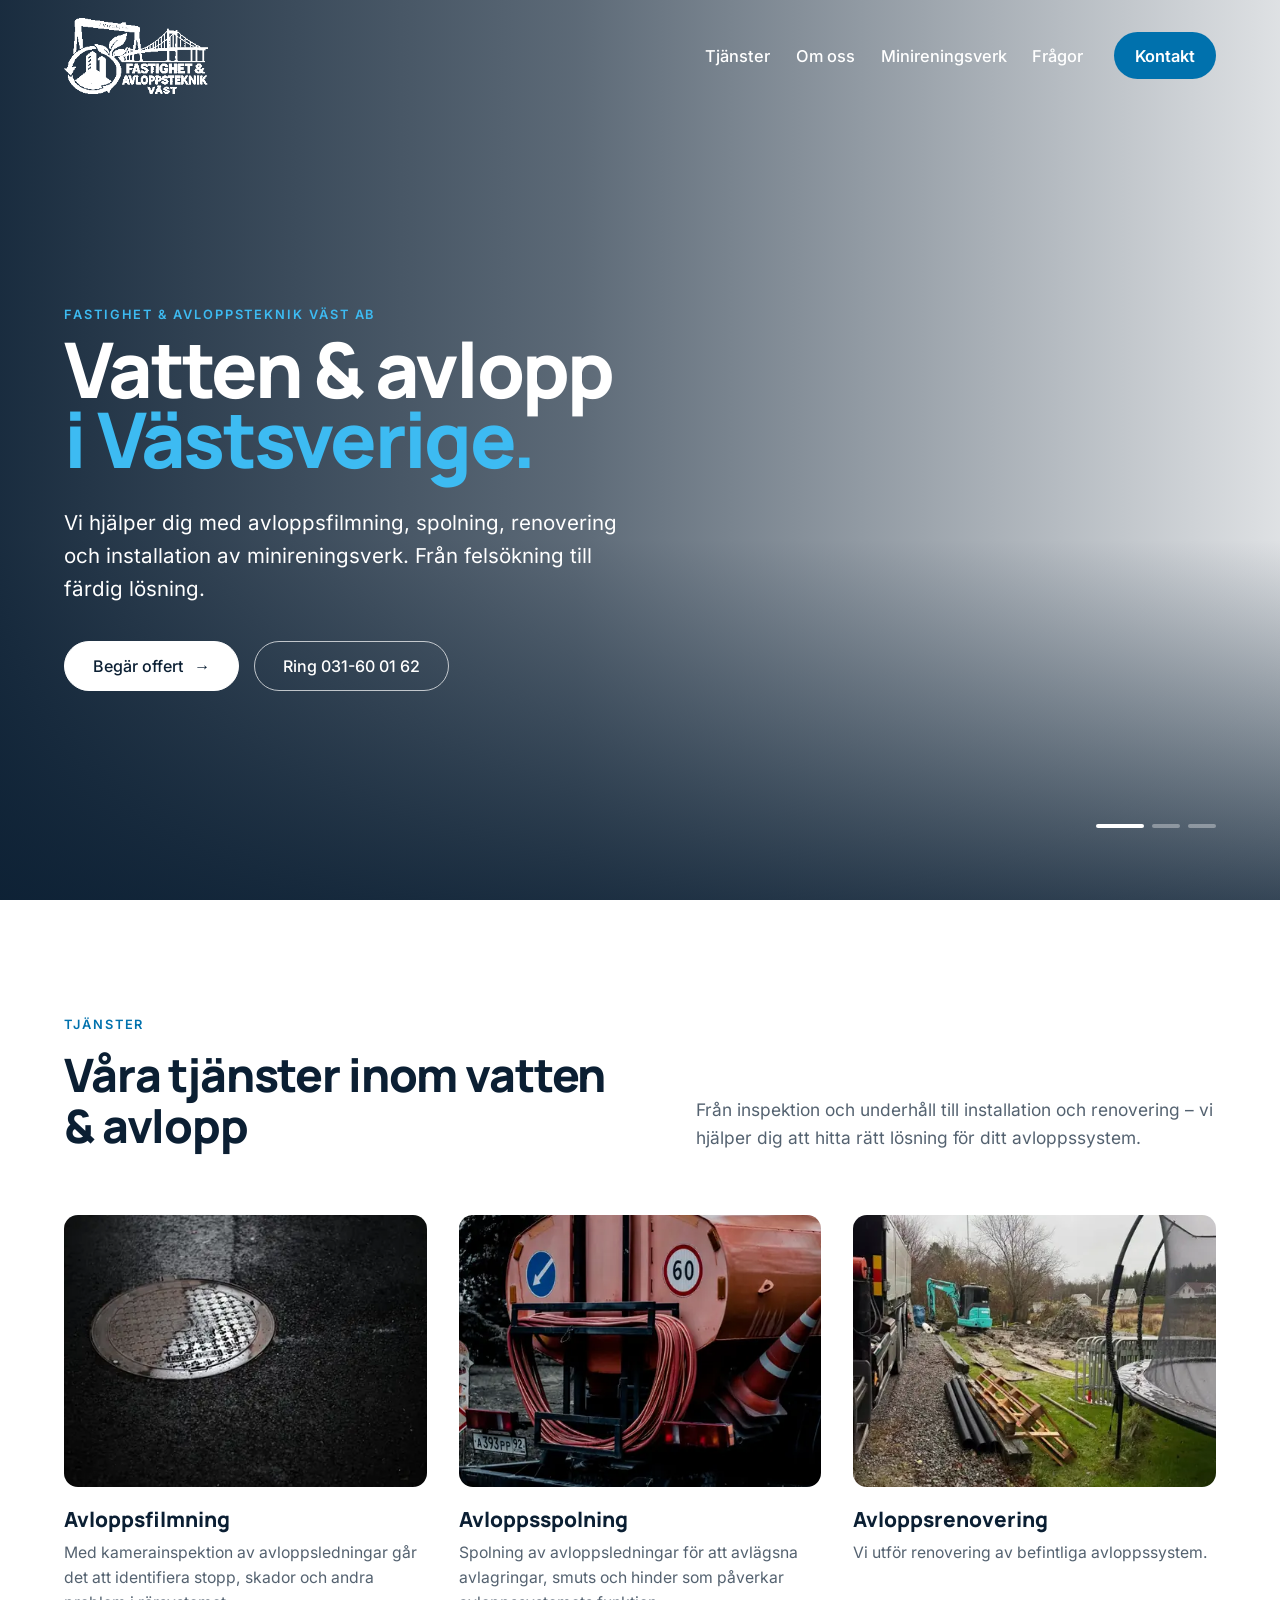
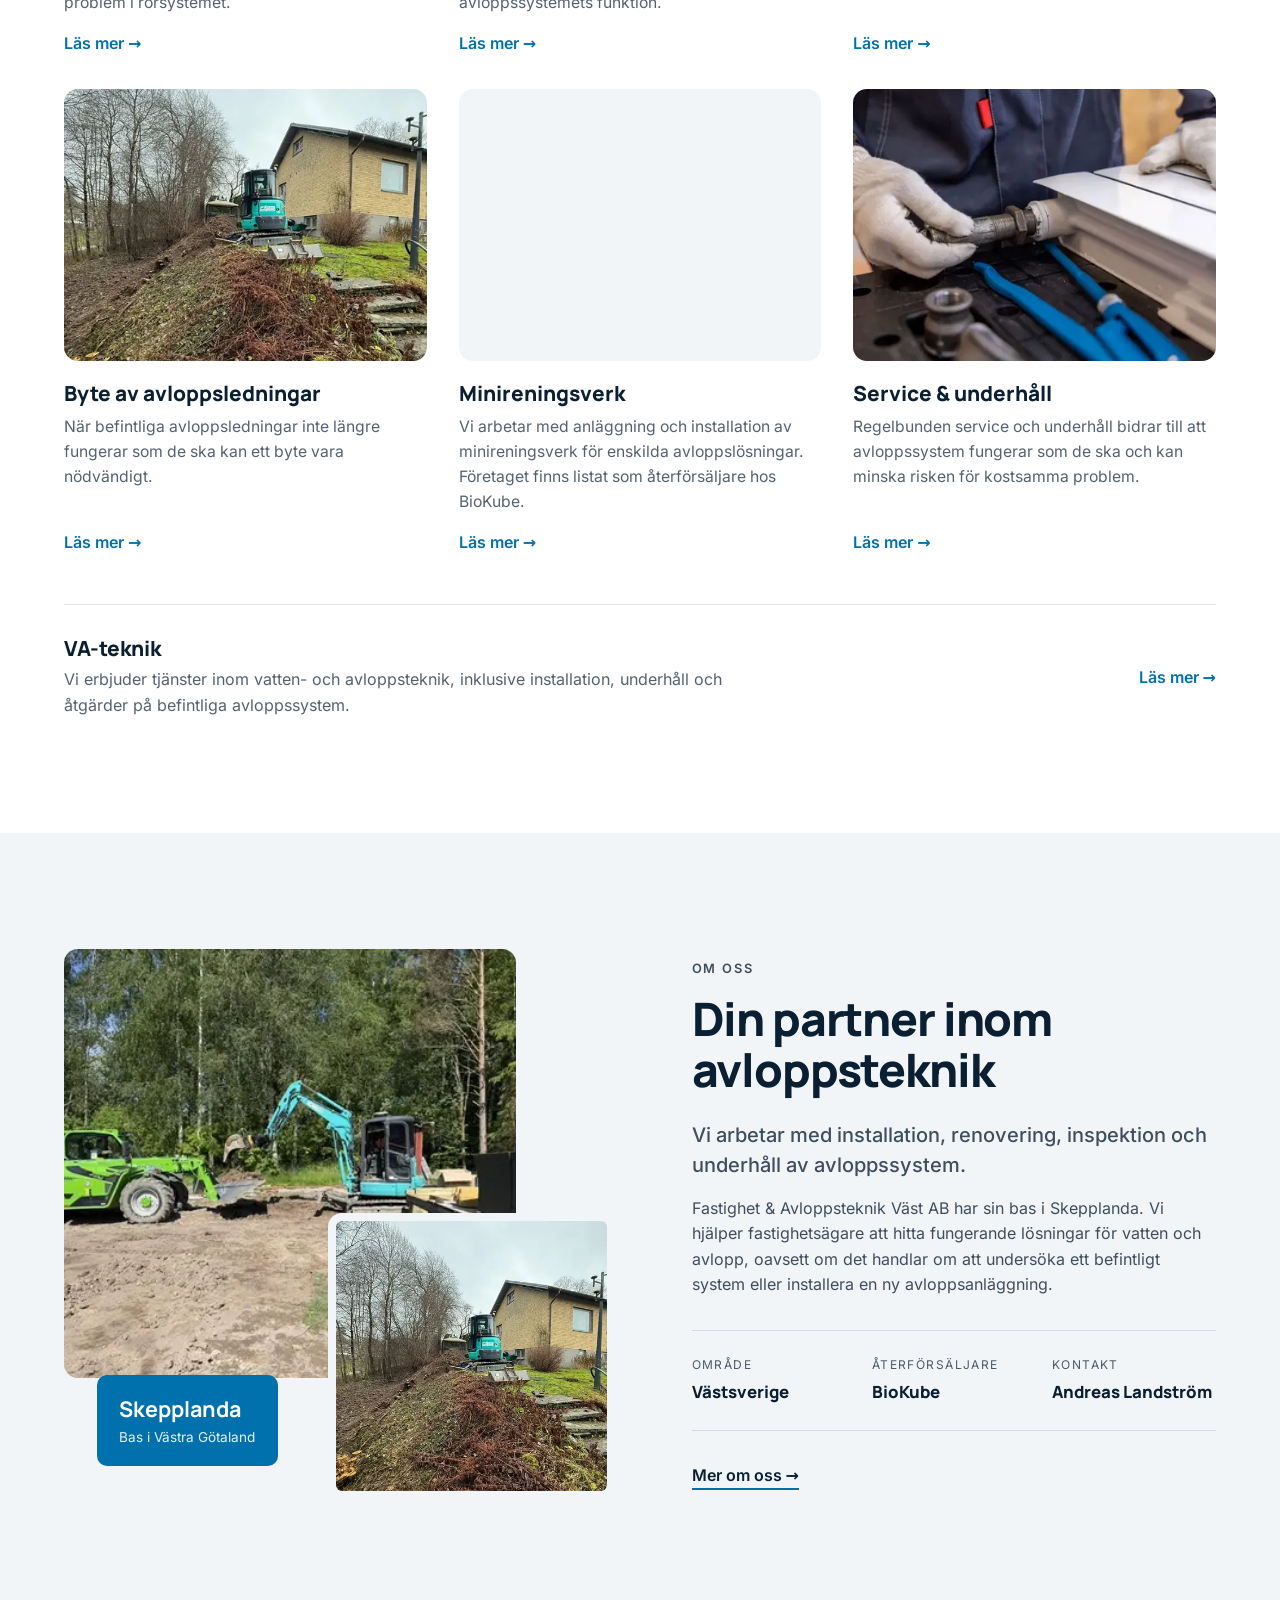
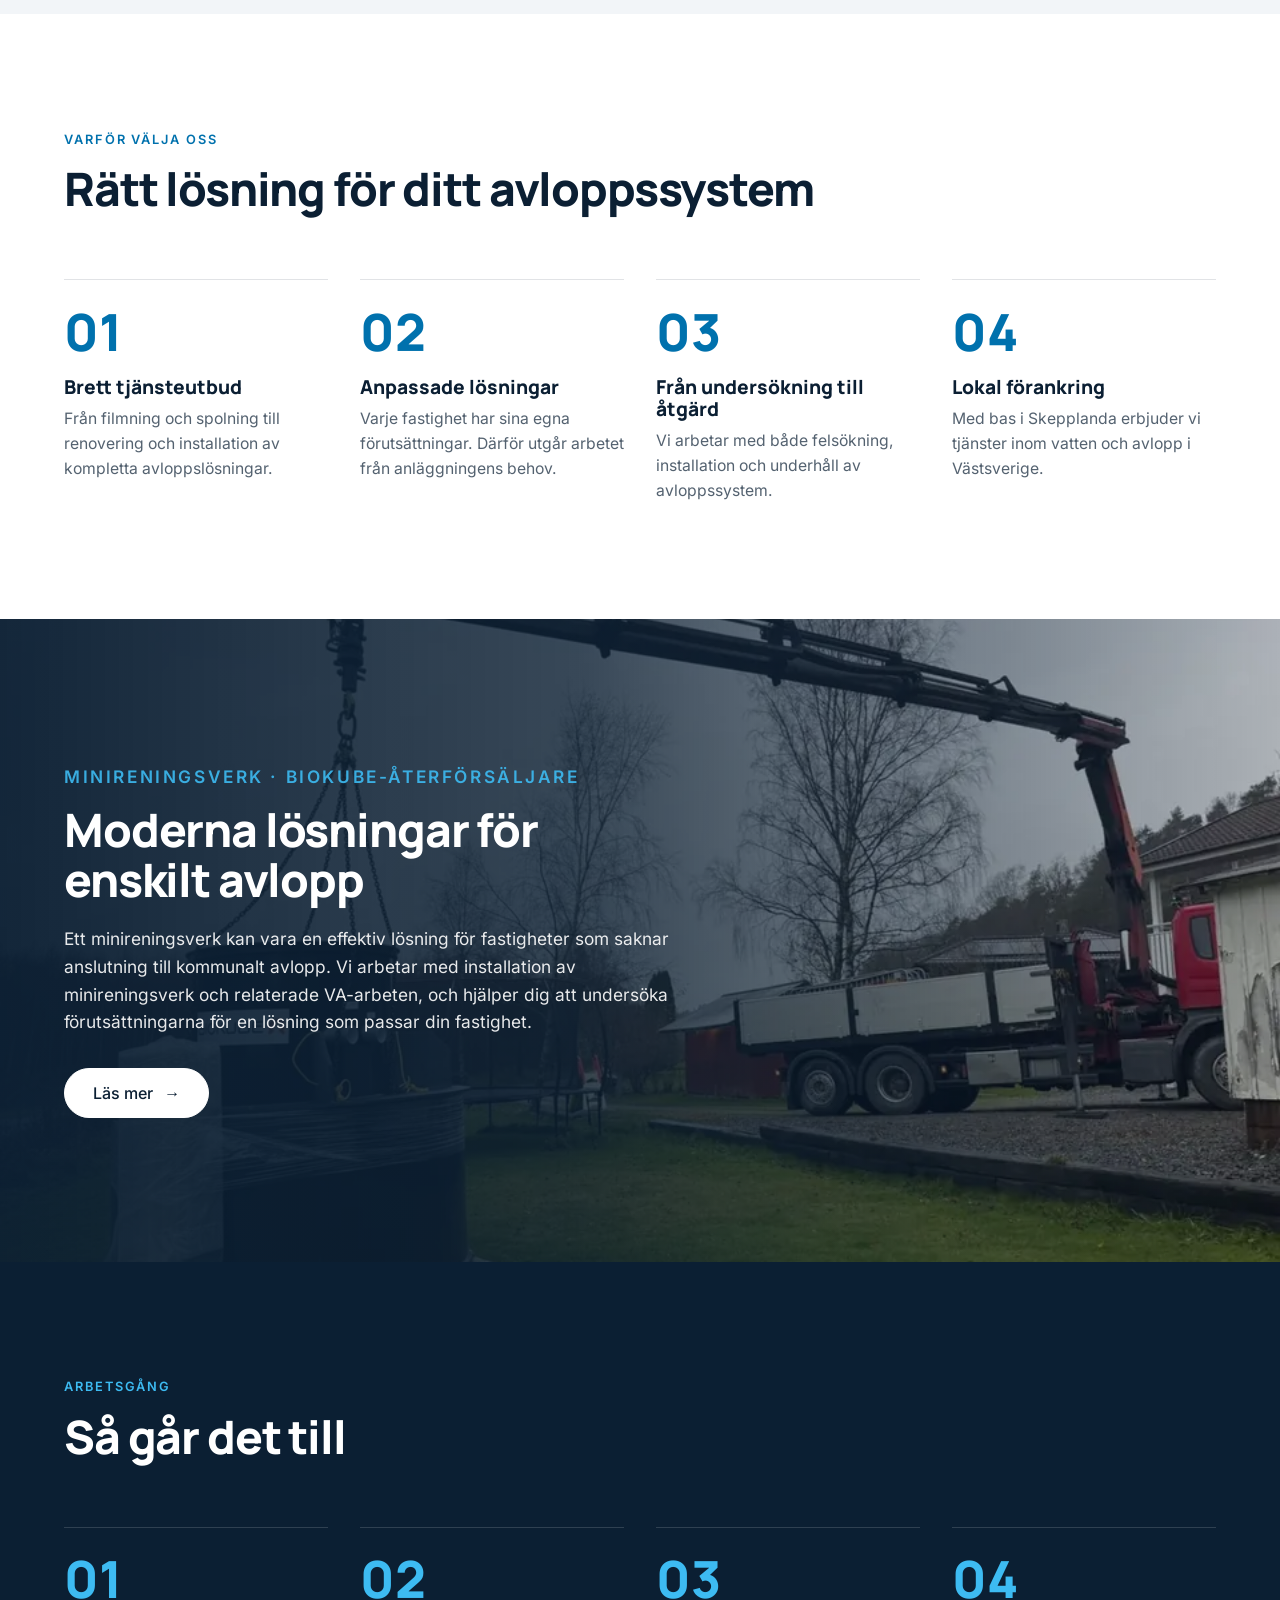
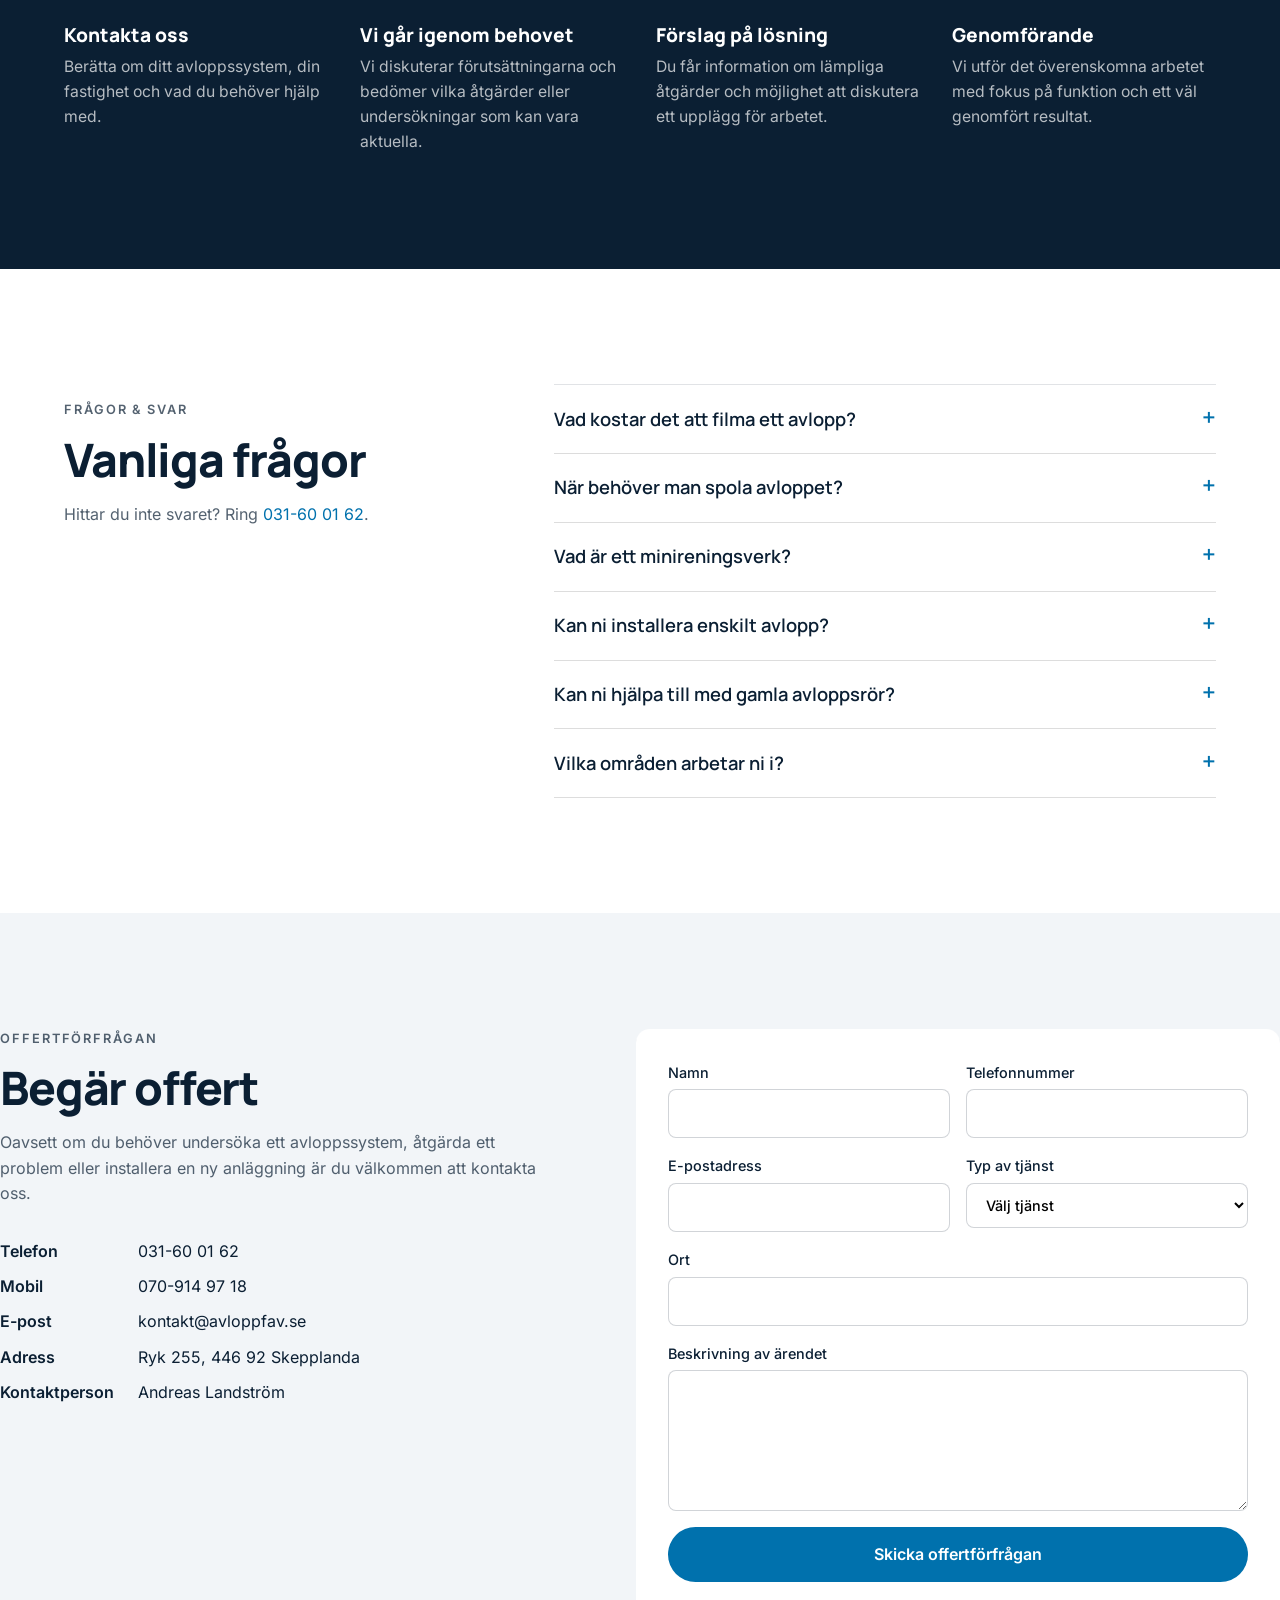
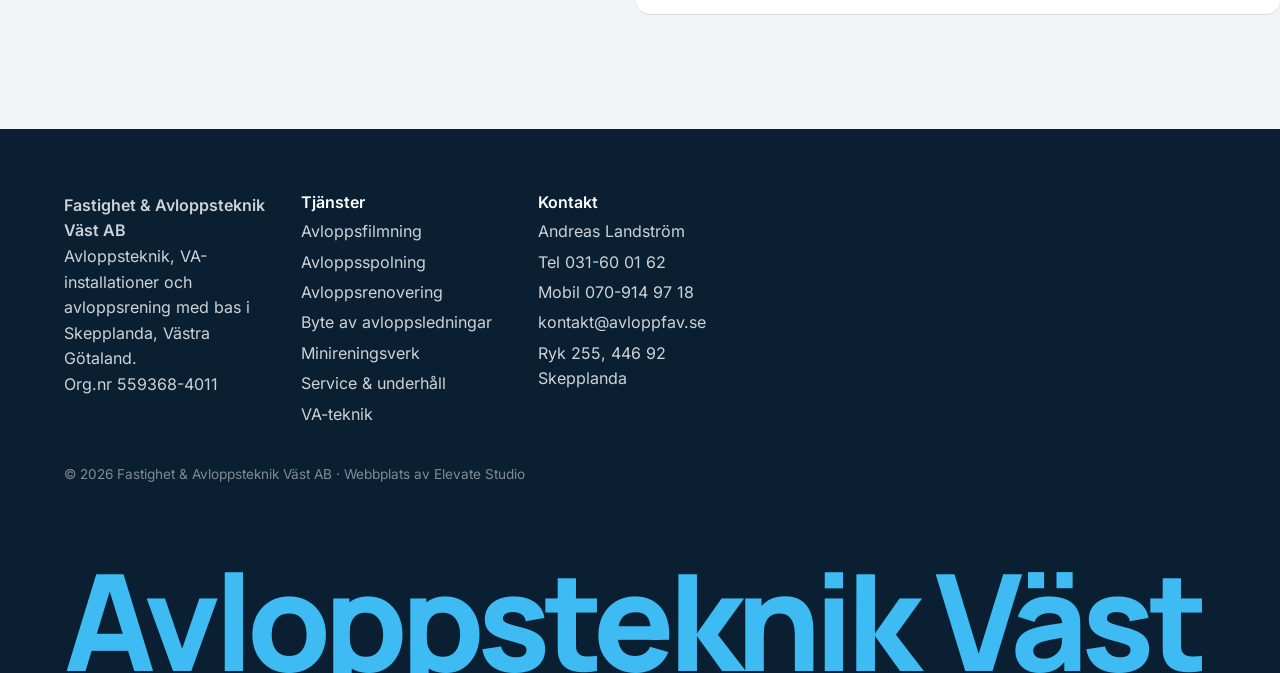
<file: index.html>
<!doctype html>
<html lang="sv">
<head>
<meta charset="utf-8">
<meta name="viewport" content="width=device-width, initial-scale=1">
<title>Fastighet &amp; Avloppsteknik Väst AB – Vatten &amp; avlopp i Skepplanda</title>
<meta name="description" content="Avloppsfilmning, spolning, renovering och installation av minireningsverk. Bas i Skepplanda, Västra Götaland.">
<link rel="preload" as="font" type="font/woff2" href="assets/fonts/inter.woff2" crossorigin><style id="css">@font-face{font-family:Inter;font-style:normal;font-weight:400 600;font-display:swap;src:url(assets/fonts/inter.woff2) format('woff2')}@font-face{font-family:Manrope;font-style:normal;font-weight:600 800;font-display:swap;src:url(assets/fonts/manrope.woff2) format('woff2')}:root{--ink:#0b1f33;--accent:#00a3e0;--bg:#fff;--soft:#f2f5f8;--radius:14px}*{box-sizing:border-box;margin:0}body{font-family:Inter,system-ui,sans-serif;color:var(--ink);background:var(--bg);line-height:1.6}h1,h2,h3,.logo{font-family:Manrope,sans-serif;font-weight:800;line-height:1.15}a{color:inherit;text-decoration:none}img{max-width:100%;display:block}.demo-banner{position:fixed;inset:auto 0 0 0;z-index:100;background:#ffd400;color:#000;text-align:center;font-weight:600;padding:.5rem 1rem;font-size:.9rem}.site-header{position:fixed;top:0;left:0;right:0;z-index:50;display:flex;align-items:center;justify-content:space-between;padding:1.1rem 5vw;color:#fff;transition:.3s}.site-header.solid{background:#fff;color:var(--ink);box-shadow:0 2px 20px #0001;padding:.7rem 5vw}.logo{display:flex;gap:.5rem;align-items:center;font-size:1.4rem}.nav{display:flex;gap:2rem;align-items:center;font-weight:500}.burger{display:none;background:none;border:0;color:inherit;font-size:1.6rem}.btn{display:inline-block;background:var(--accent);color:#fff;padding:.9rem 1.6rem;border-radius:999px;font-weight:600;transition:transform .2s}.btn:hover{transform:translateY(-2px)}.btn-sm{padding:.5rem 1.1rem}.btn-outline{background:none;border:2px solid var(--ink);color:var(--ink)}.hero{position:relative;height:100vh;min-height:560px;display:flex;align-items:flex-end;color:#fff;overflow:hidden}.hero-media{position:absolute;inset:0;width:100%;height:100%;object-fit:cover}.hero-overlay{position:absolute;inset:0;background:linear-gradient(0deg,#0b1f33cc,#0b1f3322 60%)}.hero-content{position:relative;padding:0 5vw 14vh;max-width:900px}.hero h1{font-size:clamp(2.4rem,6vw,4.8rem);margin:.5rem 0 2rem}.eyebrow{text-transform:uppercase;letter-spacing:.15em;font-size:.8rem;font-weight:600;color:var(--accent)}.section{padding:7rem 5vw}.section h2,.split h2{font-size:clamp(1.8rem,4vw,2.8rem);margin-bottom:2.5rem}.grid-3{display:grid;grid-template-columns:repeat(auto-fit,minmax(260px,1fr));gap:1.5rem}.card{background:var(--soft);padding:2rem;border-radius:var(--radius)}.card h3{margin-bottom:.6rem}.stats{display:grid;grid-template-columns:repeat(auto-fit,minmax(180px,1fr));gap:2rem;background:var(--ink);color:#fff;padding:5rem 5vw;text-align:center}.count{font-family:Manrope;font-weight:800;font-size:3rem;color:var(--accent)}.project{position:relative;border-radius:var(--radius);overflow:hidden;aspect-ratio:4/5}.project img{width:100%;height:100%;object-fit:cover;transition:transform .6s}.project:hover img{transform:scale(1.06)}.project div{position:absolute;inset:auto 0 0 0;padding:1.5rem;color:#fff;background:linear-gradient(0deg,#000a,#0000)}.project span{font-size:.8rem;text-transform:uppercase;letter-spacing:.1em}.split{display:grid;grid-template-columns:1fr 1fr;gap:4rem;align-items:center;padding:7rem 5vw;background:var(--soft)}.split p{margin-bottom:1.5rem}.split img{border-radius:var(--radius)}.news{list-style:none;padding:0}.news li{display:flex;gap:2rem;padding:1.4rem 0;border-bottom:1px solid #0002}.news time{color:#0008;min-width:110px}.news a:hover{color:var(--accent)}.footer{display:grid;grid-template-columns:repeat(auto-fit,minmax(200px,1fr));gap:2rem;background:var(--ink);color:#fffc;padding:4rem 5vw 6rem}.footer a{display:block;margin:.3rem 0}.footer h4{color:#fff;margin-bottom:.5rem}.fine{grid-column:1/-1;font-size:.85rem;opacity:.6}.reveal{opacity:0;transform:translateY(30px);transition:opacity .8s,transform .8s}.reveal.visible{opacity:1;transform:none}@media (max-width:800px){.nav{display:none;position:absolute;top:100%;left:0;right:0;flex-direction:column;background:#fff;color:var(--ink);padding:1.5rem}.nav.open{display:flex}.burger{display:block}.split{grid-template-columns:1fr}}.hero{align-items:center}.hero-overlay{background:linear-gradient(90deg,#0b1f33f0 0%,#0b1f33aa 45%,#0b1f3322 100%),linear-gradient(0deg,#0b1f33cc,#0000 40%)}.hero-content{padding:0 5vw;max-width:1200px}.hero-title{font-size:clamp(3.2rem,11vw,9.5rem);line-height:.92;letter-spacing:-.04em;margin:1rem 0 1.5rem;text-transform:uppercase}.hero-title span{display:block}.hero-title .accent{color:transparent;-webkit-text-stroke:2px #fff}.hero-lead{font-size:clamp(1.05rem,1.6vw,1.35rem);max-width:560px;opacity:.9;margin-bottom:2.2rem}.hero-cta{display:flex;gap:1rem;flex-wrap:wrap}.btn-lg{padding:1.1rem 2rem;font-size:1.05rem}.btn-ghost{background:#fff1;border:2px solid #fff8;backdrop-filter:blur(6px)}.hero-in{opacity:0;transform:translateY(40px);animation:heroIn .9s cubic-bezier(.2,.7,.2,1) forwards;animation-delay:var(--d)}@keyframes heroIn{to{opacity:1;transform:none}}.scroll-cue{position:absolute;bottom:5.5rem;left:50%;width:28px;height:46px;border:2px solid #fffa;border-radius:20px;transform:translateX(-50%)}.scroll-cue span{position:absolute;left:50%;top:8px;width:4px;height:8px;margin-left:-2px;background:#fff;border-radius:2px;animation:cue 1.6s infinite}@keyframes cue{to{transform:translateY(16px);opacity:0}}@media (prefers-reduced-motion:reduce){.hero-in{animation:none;opacity:1;transform:none}}.hero-title .accent{color:var(--accent);-webkit-text-stroke:0}.hero-title{text-transform:none;letter-spacing:-.035em;font-size:clamp(2.8rem,8vw,7rem)}.demo-banner{display:none}.logo img{width:36px;height:36px;object-fit:contain}.site-header:not(.solid) .logo img{filter:brightness(0) invert(1)}.intro{max-width:640px;margin:-1.5rem 0 2.5rem;color:#0b1f33b3}.section .eyebrow{margin-bottom:.6rem}.project{aspect-ratio:3/4}.project p{font-size:.92rem;opacity:.85;margin-top:.4rem}.project div{background:linear-gradient(0deg,#000c 30%,#0000)}.card.wide{margin-top:1.5rem}.split-rev{background:#fff}.split h2{margin-bottom:1.2rem}.why{background:var(--ink);color:#fff;padding:6rem 5vw}.why h2{font-size:clamp(1.8rem,4vw,2.8rem);margin:.6rem 0 3rem}.why-grid{display:grid;grid-template-columns:repeat(auto-fit,minmax(220px,1fr));gap:2.5rem}.why-grid div{border-top:2px solid var(--accent);padding-top:1.2rem}.why-grid p{opacity:.75;margin-top:.5rem}.steps{list-style:none;padding:0;display:grid;grid-template-columns:repeat(auto-fit,minmax(220px,1fr));gap:2rem}.steps span{font-family:Manrope;font-weight:800;font-size:2.6rem;color:var(--accent);display:block;line-height:1}.steps h3{margin:.8rem 0 .4rem}.faq{max-width:900px;padding-top:2rem}.faq details{border-bottom:1px solid #0002;padding:1.2rem 0}.faq summary{cursor:pointer;font-family:Manrope;font-weight:600;font-size:1.15rem;list-style:none;display:flex;justify-content:space-between}.faq summary::after{content:"+";font-size:1.5rem;line-height:1;color:var(--accent)}.faq details[open] summary::after{content:"–"}.faq details p{margin-top:.8rem;color:#0b1f33c0}.contact{display:grid;grid-template-columns:1fr 1.1fr;gap:4rem;padding:7rem 5vw;background:var(--soft)}.contact h2{font-size:clamp(1.8rem,4vw,2.6rem);margin:.6rem 0 1rem}.contact dl{display:grid;grid-template-columns:auto 1fr;gap:.5rem 1.5rem;margin-top:2rem}.contact dt{font-weight:600}.contact dd{margin:0}.contact dd a:hover{color:var(--accent)}.form{display:grid;grid-template-columns:1fr 1fr;gap:1rem;background:#fff;padding:2rem;border-radius:var(--radius)}.form label{display:flex;flex-direction:column;gap:.35rem;font-size:.9rem;font-weight:500}.form input,.form select,.form textarea{font:inherit;padding:.75rem .9rem;border:1px solid #0b1f3330;border-radius:8px;background:#fff}.form input:focus,.form select:focus,.form textarea:focus{outline:2px solid var(--accent);border-color:transparent}.form .full{grid-column:1/-1}.form button{border:0;cursor:pointer;font:inherit;font-weight:600}.footer{padding-bottom:4rem}@media (max-width:800px){.contact{grid-template-columns:1fr}.form{grid-template-columns:1fr}}.sec{padding:5.5rem 5vw}.sec h2{font-size:clamp(1.8rem,4vw,2.8rem);margin-bottom:2.5rem}.sec.dark{background:var(--ink);color:#fff}.sec.soft{background:var(--soft)}.wB{display:grid;grid-template-columns:1fr 1fr;gap:3rem 5rem}.wB span{font-family:Manrope;font-weight:800;font-size:4rem;color:#0b1f3315;line-height:1;display:block}.wB h3{font-size:1.5rem;margin:-.6rem 0 .5rem}.wB,.wD,.wE,.sC,.sD,.sE,.hD .bar{grid-template-columns:1fr 1fr}.hE .coll{grid-template-columns:1fr}.hE img{height:220px}.oE .imgs{height:360px}.oE .imgs img{height:260px}}.mB{min-height:75vh;background:linear-gradient(90deg,#0b1f33f5,#0b1f3360),var(--img) center/cover;color:#fff;display:flex;align-items:center;padding:4rem 5vw}.mB div{max-width:620px}.mB h2{font-size:clamp(2rem,4.5vw,3.4rem);margin:.6rem 0 1rem}.mB p{margin-bottom:2rem;opacity:.9}.sD{list-style:none;padding:0;display:grid;grid-template-columns:repeat(4,1fr);gap:0}.sD li{padding:2rem;border-left:1px solid #fff3}.sD span{font-family:Manrope;font-weight:800;font-size:5rem;line-height:1;color:var(--accent)}.sD h3{margin:1rem 0 .5rem}.sD p{opacity:.7}.fB{display:grid;grid-template-columns:1fr 1.6fr;gap:4rem}.fB h2{margin-bottom:1rem}.ftE .giant{font-family:Manrope;font-weight:800;font-size:10.5vw;line-height:.8;letter-spacing:-.05em;margin-top:3rem;color:var(--accent);white-space:nowrap}.sec .eyebrow{margin-bottom:.6rem}.wB a,.fB a{color:var(--accent)}.mB{background-size:cover;background-position:center}.ftAE{overflow:hidden;padding-bottom:0}.ftAE .giant{grid-column:1/-1;margin-top:1rem;font-size:10.5vw}.offert{display:grid;grid-template-columns:1fr 1.2fr;gap:4rem;padding:6rem 5vw;background:var(--soft)}.offert h2{font-size:clamp(1.8rem,4vw,2.6rem);margin:.6rem 0 1rem}.offert .big{display:block;font-family:Manrope;font-weight:800;font-size:2rem;color:var(--accent);margin-top:1.5rem}@media (max-width:900px){.wB,.sD{grid-template-columns:1fr 1fr}.fB,.offert{grid-template-columns:1fr}}.ftAE .giant{font-family:Manrope;font-weight:800;font-size:10.5vw;line-height:.8;letter-spacing:-.05em;color:var(--accent);white-space:nowrap;margin:3rem 0 0}.mB{min-height:75vh;color:#fff;display:flex;align-items:center;padding:5rem 5vw}.mB>div{max-width:640px}.mB h2{font-size:clamp(2rem,4.5vw,3.4rem);margin:.6rem 0 1rem}.mB p{margin-bottom:2rem;opacity:.92}.hero-cta{align-items:center;gap:2rem}.hbtn{display:inline-flex;align-items:center;gap:1.2rem;background:var(--accent);color:#fff;font-family:Manrope;font-weight:800;font-size:1.05rem;padding:1.15rem 1.6rem 1.15rem 1.8rem;border-radius:2px;transition:background .2s}.hbtn span{display:inline-block;transition:transform .2s}.hbtn:hover{background:#fff;color:var(--ink)}.hbtn:hover span{transform:translateX(5px)}.hlink{color:#fff;font-weight:500;border-bottom:1px solid #ffffff80;padding-bottom:2px}.hlink:hover{border-color:#fff}.hbtn{border-radius:999px;padding:.45rem .45rem .45rem 1.6rem;gap:1rem;font-size:1rem;box-shadow:0 8px 24px #00a3e040}.hbtn span{display:grid;place-items:center;width:2.6rem;height:2.6rem;border-radius:50%;background:#fff;color:var(--accent);font-size:1.1rem}.hbtn:hover{background:#fff;color:var(--ink);box-shadow:0 8px 24px #0003}.hbtn:hover span{background:var(--accent);color:#fff;transform:translateX(3px) rotate(-45deg)}.hlink{display:inline-flex;align-items:center;gap:.6rem;border:1px solid #ffffff40;background:#ffffff14;backdrop-filter:blur(10px);-webkit-backdrop-filter:blur(10px);border-radius:999px;padding:.95rem 1.4rem;transition:.2s}.hlink::before{content:"";width:8px;height:8px;border-radius:50%;background:#3ddc84;box-shadow:0 0 0 4px #3ddc8433}.hlink:hover{background:#ffffff26;border-color:#ffffff80}.site-header{justify-content:flex-start;gap:3rem;padding:.9rem 5vw}.site-header.solid{padding:.6rem 5vw}.logo img{width:auto;height:64px;object-fit:contain;transition:height .3s}.site-header.solid .logo img{height:52px}.nav{gap:1.6rem;font-size:1rem}.nav .btn-sm{margin-left:.4rem}@media (max-width:800px){.site-header{justify-content:space-between}.logo img{height:48px}}.hero-cta{gap:.9rem}.hbtn,.hlink{display:inline-flex;align-items:center;gap:.7rem;border-radius:999px;padding:1rem 1.75rem;font-family:Inter,sans-serif;font-weight:500;font-size:1rem;line-height:1;box-shadow:none;backdrop-filter:none;-webkit-backdrop-filter:none;transition:background .2s,color .2s,border-color .2s}.hbtn{background:#fff;color:var(--ink);border:1px solid #fff}.hbtn span{width:auto;height:auto;background:none;color:inherit;border-radius:0;font-size:1rem;transition:transform .2s}.hbtn:hover{background:var(--accent);border-color:var(--accent);color:#fff;box-shadow:none}.hbtn:hover span{background:none;color:inherit;transform:translateX(4px)}.hlink{background:transparent;color:#fff;border:1px solid #ffffffb3}.hlink::before{content:none}.hlink:hover{background:#fff;color:var(--ink);border-color:#fff}:root{--wrap:1280px;--pad-y:clamp(4.5rem,9vw,8rem);--h2:clamp(2rem,3.6vw,3rem);--gap:clamp(1.25rem,2.5vw,2rem);--line:#0b1f331f}.wrap{max-width:var(--wrap);margin:0 auto;padding:0 5vw;box-sizing:content-box}@media (min-width:1500px){.wrap{padding:0 2rem}}.blk{padding:var(--pad-y) 0;background:#fff;color:var(--ink)}.blk.soft{background:var(--soft)}.blk.dark{background:var(--ink);color:#fff}.blk.img{background-size:cover;background-position:center;color:#fff;padding:calc(var(--pad-y)*1.25) 0}.blk h2{font-size:var(--h2);letter-spacing:-.025em;line-height:1.1;margin:0}.blk .eyebrow{margin:0 0 .9rem}.blk-head{display:grid;grid-template-columns:1fr 1fr;gap:var(--gap) 4rem;align-items:end;margin-bottom:clamp(2.5rem,5vw,4rem)}.blk-head>p{color:#0b1f33b3;font-size:1.08rem;max-width:520px;justify-self:end}.blk-head:only-child,.blk-head:has(>div:only-child){grid-template-columns:1fr}.num{display:block;font-family:Manrope;font-weight:800;font-size:clamp(2.6rem,4vw,3.6rem);line-height:1;color:var(--accent);margin-bottom:1.2rem}.site-header{justify-content:space-between;gap:2rem;padding:1.1rem 5vw;min-height:96px}.site-header.solid{padding:.7rem 5vw;min-height:80px}.logo img{height:76px}.site-header.solid .logo img{height:60px}.nav{gap:1.1rem;font-size:1.02rem}.nav>a,.nav .dd>a{padding:.35rem .25rem}.nav .btn-sm{margin-left:.6rem;padding:.65rem 1.3rem}.scroll-cue{display:none!important}.hero-videos{position:absolute;inset:0}.hero-videos .hero-media{opacity:0;transition:opacity .9s ease}.hero-videos .hero-media.on{opacity:1}.hero-content.wrap{position:relative;width:100%;padding-top:6rem;padding-bottom:0;max-width:var(--wrap)}.hero-dots{position:absolute;right:5vw;bottom:4.5rem;display:flex;gap:.5rem;z-index:2}.hero-dots button{width:28px;height:4px;border:0;border-radius:2px;background:#ffffff59;cursor:pointer;padding:0;transition:.3s}.hero-dots button.on{background:#fff;width:48px}.svc-grid{display:grid;grid-template-columns:repeat(3,1fr);gap:var(--gap)}.svc-card{display:flex;flex-direction:column}.svc-card .ph{border-radius:var(--radius);overflow:hidden;aspect-ratio:4/3;margin-bottom:1.3rem;background:var(--soft)}.svc-card img{width:100%;height:100%;object-fit:cover;transition:transform .6s}.svc-card:hover img{transform:scale(1.05)}.svc-card h3{font-size:1.3rem;margin-bottom:.5rem}.svc-card p{color:#0b1f33b3;font-size:.98rem;flex:1}.more{display:inline-block;margin-top:1rem;font-weight:600;color:var(--accent)}.svc-card:hover h3{color:var(--accent)}.svc-wide{display:flex;justify-content:space-between;align-items:center;gap:2rem;margin-top:calc(var(--gap)*1.5);padding:2rem 0 0;border-top:1px solid var(--line)}.svc-wide h3{font-size:1.3rem;margin-bottom:.4rem}.svc-wide p{color:#0b1f33b3;max-width:720px}.svc-wide .more{margin:0;white-space:nowrap}.about{display:grid;grid-template-columns:1.05fr 1fr;gap:clamp(3rem,6vw,6rem);align-items:center}.about-media{position:relative;aspect-ratio:1/1}.about-media img{position:absolute;object-fit:cover;border-radius:var(--radius)}.about-media .a1{inset:0 18% 22% 0;width:82%;height:78%}.about-media .a2{right:0;bottom:0;width:52%;height:52%;border:8px solid var(--soft);box-sizing:border-box}.about-media .badge{position:absolute;left:6%;bottom:6%;background:var(--accent);color:#fff;padding:1.1rem 1.4rem;border-radius:10px;display:flex;flex-direction:column}.about-media .badge strong{font-family:Manrope;font-size:1.35rem}.about-media .badge span{font-size:.85rem;opacity:.9}.about-text h2{margin-bottom:1.5rem}.about-text .big{font-size:1.25rem;line-height:1.5;font-weight:500;margin-bottom:1rem}.about-text p{color:#0b1f33c7;margin-bottom:1rem}.about-facts{display:grid;grid-template-columns:repeat(3,1fr);gap:1rem;margin:2rem 0;padding:1.5rem 0;border-top:1px solid var(--line);border-bottom:1px solid var(--line)}.about-facts dt{font-size:.75rem;text-transform:uppercase;letter-spacing:.12em;color:#0b1f3380;margin-bottom:.3rem}.about-facts dd{margin:0;font-family:Manrope;font-weight:800;font-size:1.05rem}.btn-line{font-weight:600;color:var(--ink);border-bottom:2px solid var(--accent);padding-bottom:3px}.btn-line:hover{color:var(--accent)}.num-grid{list-style:none;padding:0;margin:0;display:grid;grid-template-columns:repeat(4,1fr);gap:var(--gap)}.num-grid>*{padding-top:1.6rem;border-top:1px solid var(--line)}.num-grid h3{font-size:1.2rem;margin-bottom:.5rem}.num-grid p{color:#0b1f33b3;font-size:.98rem}.blk.dark .num-grid>*{border-color:#ffffff26}.blk.dark .num-grid p{color:#ffffffb3}.img-text{max-width:620px}.img-text h2{margin-bottom:1.2rem}.img-text p{opacity:.9;margin-bottom:2rem;font-size:1.08rem}.blk .fB{display:grid;grid-template-columns:1fr 1.6fr;gap:clamp(2rem,6vw,6rem)}.blk .fB header p{margin-top:1rem;color:#0b1f33b3}.blk .fB header a{color:var(--accent)}.blk .faq{max-width:none;padding:0}.blk .faq details:first-child{border-top:1px solid var(--line)}.offert{display:grid;grid-template-columns:1fr 1.15fr;gap:clamp(2rem,6vw,6rem);padding:0;background:none}.offert h2{margin-bottom:1rem}.offert>div>p{color:#0b1f33b3}.kdl{display:grid;grid-template-columns:auto 1fr;gap:.6rem 1.5rem;margin-top:2rem}.kdl dt{font-weight:600}.kdl dd{margin:0}.kdl a:hover{color:var(--accent)}.blk .form{box-shadow:0 1px 0 var(--line)}@media (max-width:900px){.blk-head,.about,.blk .fB,.offert{grid-template-columns:1fr}.blk-head>p{justify-self:start}.svc-grid{grid-template-columns:1fr 1fr}.num-grid{grid-template-columns:1fr 1fr}.svc-wide{flex-direction:column;align-items:flex-start}.site-header{min-height:72px}.logo img{height:54px}}@media (max-width:560px){.svc-grid,.num-grid,.about-facts{grid-template-columns:1fr}}.ft-h{font-size:1rem;font-family:Inter,sans-serif;font-weight:600;color:#fff;margin:0 0 .5rem}.hero-still{z-index:0}.hero-videos video{z-index:1}.logo img{width:auto}:root{--accent:#0071ad}.hero,.blk.dark,.blk.img,.footer,.page-hero,.why,.side-card:not(.light),.sec.dark{--accent:#3dbbf2}.hero .eyebrow,.page-hero .eyebrow{color:var(--accent)}.hbtn:hover{background:#3dbbf2;border-color:#3dbbf2;color:#0b1f33}.hero-in{animation:none;opacity:1;transform:none}img{height:auto}.facts span,.about-facts dt{color:#4b5b6b}.split img{aspect-ratio:4/3;object-fit:cover;width:100%}.gallery img{height:auto}.btn:not(.btn-outline):not(.btn-ghost):not(.btn-outline-light){background:#0071ad;color:#fff}.btn:not(.btn-outline):not(.btn-ghost):not(.btn-outline-light):hover{background:#005a8c}.site-header.always{position:sticky}.dd{position:relative}.dd-menu{display:none;position:absolute;top:100%;left:-1rem;background:#fff;color:var(--ink);min-width:240px;padding:.6rem 0;border-radius:10px;box-shadow:0 12px 40px #0b1f3322}.dd-menu a{display:block;padding:.5rem 1.2rem}.dd-menu a:hover{background:var(--soft);color:var(--accent)}.dd:hover .dd-menu,.dd:focus-within .dd-menu{display:block}.page-hero{position:relative;min-height:62vh;display:flex;align-items:flex-end;color:#fff;background-size:cover;background-position:center}.page-hero-in{padding:8rem 5vw 4.5rem;max-width:1000px}.page-hero h1{font-size:clamp(2.4rem,6vw,4.6rem);letter-spacing:-.03em;margin:.6rem 0 1rem}.page-hero .lead{font-size:clamp(1.05rem,1.5vw,1.3rem);max-width:640px;opacity:.9;margin-bottom:2rem}.crumbs{font-size:.85rem;opacity:.75;margin-bottom:1.5rem}.crumbs a:hover{color:var(--accent)}.svc{display:grid;grid-template-columns:1.6fr 1fr;gap:4rem;padding:6rem 5vw}.svc-main h2{font-size:2rem;margin-bottom:1.2rem}.svc-main p{margin-bottom:1rem;font-size:1.08rem}.svc-main h3{margin:2rem 0 1rem}.checks{list-style:none;padding:0;display:grid;gap:.7rem}.checks li{padding-left:2rem;position:relative}.checks li::before{content:"";position:absolute;left:0;top:.45em;width:1.1rem;height:.6rem;border-left:3px solid var(--accent);border-bottom:3px solid var(--accent);transform:rotate(-45deg)}.checks.cols{grid-template-columns:repeat(auto-fit,minmax(260px,1fr))}.side-card{background:var(--ink);color:#fff;padding:2rem;border-radius:var(--radius);display:flex;flex-direction:column;gap:.4rem;margin-bottom:1.5rem}.side-card h3{margin-bottom:.4rem}.side-card .big{font-family:Manrope;font-weight:800;font-size:1.8rem;color:var(--accent)}.side-card .btn{margin-top:1rem;text-align:center}.side-card.light{background:var(--soft);color:var(--ink)}.side-card.light a{padding:.45rem 0;border-bottom:1px solid #0b1f3315}.side-card.light a:hover{color:var(--accent)}.cta-band{display:flex;justify-content:space-between;align-items:center;gap:2rem;flex-wrap:wrap;background:var(--accent);color:#fff;padding:4rem 5vw}.cta-band h2{font-size:clamp(1.6rem,3vw,2.4rem)}.cta-band .btn{background:#fff;color:var(--ink)}.btn-outline-light{background:none!important;color:#fff!important;border:2px solid #fff}.svc-list{display:grid;gap:2rem}.svc-row{display:grid;grid-template-columns:380px 1fr;gap:2.5rem;align-items:center;padding-bottom:2rem;border-bottom:1px solid #0b1f3318}.svc-row img{border-radius:var(--radius);aspect-ratio:4/3;object-fit:cover;width:100%}.svc-row span{color:var(--accent);font-family:Manrope;font-weight:800}.svc-row h2{font-size:1.8rem;margin:.3rem 0 .6rem}.svc-row em{font-style:normal;font-weight:600;color:var(--accent);display:inline-block;margin-top:.8rem}.svc-row:hover h2{color:var(--accent)}.facts{display:grid;grid-template-columns:repeat(auto-fit,minmax(200px,1fr));border-top:2px solid var(--ink)}.facts div{padding:1.5rem 1.5rem 1.5rem 0}.facts span{display:block;font-size:.8rem;text-transform:uppercase;letter-spacing:.12em;color:#4b5b6b}.facts strong{font-family:Manrope;font-size:1.5rem}.gallery{display:grid;grid-template-columns:repeat(4,1fr);gap:.5rem;padding:0 5vw 6rem}.gallery img{aspect-ratio:1;object-fit:cover;border-radius:8px}.map{width:100%;height:280px;border:0;border-radius:var(--radius);margin-top:2rem}@media (max-width:900px){.svc,.svc-row{grid-template-columns:1fr}.gallery{grid-template-columns:repeat(2,1fr)}.dd-menu{position:static;box-shadow:none;display:block;padding:0 0 0 1rem}}</style></head>
<body>

<!-- Sticky header: blir solid när man scrollar (se script.js) -->
<header class="site-header" id="header">
  <a class="logo" href="#"><img src="assets/img/logo.webp" alt="Fastighet &amp; Avloppsteknik Väst AB" width="231" height="122"></a>
  <nav class="nav" id="nav">
    <a href="tjanster.html">Tjänster</a><a href="om-oss.html">Om oss</a><a href="minireningsverk.html">Minireningsverk</a><a href="vanliga-fragor.html">Frågor</a><a href="kontakt.html" class="btn btn-sm">Kontakt</a>
  </nav>
  <button class="burger" id="burger" aria-label="Meny">☰</button>
</header><main id="main">

<!-- HERO: växlar mellan tre klipp -->
<section class="hero">
  <div class="hero-videos" id="heroVideos">
    <img class="hero-media hero-still" src="assets/img/hero-poster-1280.webp" srcset="assets/img/hero-poster-640.webp 640w, assets/img/hero-poster-1280.webp 1280w" sizes="100vw" width="1600" height="900" alt="" fetchpriority="high">
    <video class="hero-media" muted playsinline preload="none" data-src="assets/hero"></video>
    <video class="hero-media" muted playsinline preload="none" data-src="assets/clip-2"></video>
    <video class="hero-media" muted playsinline preload="none" data-src="assets/clip-3"></video>
  </div>
  <div class="hero-overlay"></div>
  <div class="wrap hero-content">
    <p class="eyebrow hero-in" style="--d:.1s">Fastighet &amp; Avloppsteknik Väst AB</p>
    <h1 class="hero-title"><span class="hero-in" style="--d:.25s">Vatten &amp; avlopp</span><span class="hero-in accent" style="--d:.45s">i Västsverige.</span></h1>
    <p class="hero-lead hero-in" style="--d:.65s">Vi hjälper dig med avloppsfilmning, spolning, renovering och installation av minireningsverk. Från felsökning till färdig lösning.</p>
    <div class="hero-cta hero-in" style="--d:.85s"><a href="#kontakt" class="hbtn">Begär offert <span>→</span></a><a href="tel:+4631600162" class="hlink">Ring 031-60 01 62</a></div>
  </div>
  <div class="hero-dots" id="heroDots"><button class="on" aria-label="Klipp 1"></button><button aria-label="Klipp 2"></button><button aria-label="Klipp 3"></button></div>
</section>

<!-- 1. Tjänster (vit) -->
<section class="blk" id="tjanster"><div class="wrap">
  <header class="blk-head reveal"><div><p class="eyebrow">Tjänster</p><h2>Våra tjänster inom vatten &amp; avlopp</h2></div><p>Från inspektion och underhåll till installation och renovering – vi hjälper dig att hitta rätt lösning för ditt avloppssystem.</p></header>
  <div class="svc-grid"><a class="svc-card reveal" href="tjanster/avloppsfilmning.html"><div class="ph"><img src="assets/img/filmning-960.webp" srcset="assets/img/filmning-480.webp 480w, assets/img/filmning-720.webp 720w, assets/img/filmning-960.webp 960w" sizes="(max-width:700px) 92vw, (max-width:1100px) 45vw, 400px" width="1200" height="798" loading="lazy" decoding="async" alt=""></div><h3>Avloppsfilmning</h3><p>Med kamerainspektion av avloppsledningar går det att identifiera stopp, skador och andra problem i rörsystemet.</p><span class="more">Läs mer →</span></a><a class="svc-card reveal" href="tjanster/avloppsspolning.html"><div class="ph"><img src="assets/img/spolning-960.webp" srcset="assets/img/spolning-480.webp 480w, assets/img/spolning-720.webp 720w, assets/img/spolning-960.webp 960w" sizes="(max-width:700px) 92vw, (max-width:1100px) 45vw, 400px" width="1200" height="1812" loading="lazy" decoding="async" alt=""></div><h3>Avloppsspolning</h3><p>Spolning av avloppsledningar för att avlägsna avlagringar, smuts och hinder som påverkar avloppssystemets funktion.</p><span class="more">Läs mer →</span></a><a class="svc-card reveal" href="tjanster/avloppsrenovering.html"><div class="ph"><img src="assets/img/arbete-ledningar-960.webp" srcset="assets/img/arbete-ledningar-480.webp 480w, assets/img/arbete-ledningar-720.webp 720w, assets/img/arbete-ledningar-960.webp 960w" sizes="(max-width:700px) 92vw, (max-width:1100px) 45vw, 400px" width="1200" height="1600" loading="lazy" decoding="async" alt=""></div><h3>Avloppsrenovering</h3><p>Vi utför renovering av befintliga avloppssystem.</p><span class="more">Läs mer →</span></a><a class="svc-card reveal" href="tjanster/byte-av-avloppsledningar.html"><div class="ph"><img src="assets/img/arbete-graevning-960.webp" srcset="assets/img/arbete-graevning-480.webp 480w, assets/img/arbete-graevning-720.webp 720w, assets/img/arbete-graevning-960.webp 960w" sizes="(max-width:700px) 92vw, (max-width:1100px) 45vw, 400px" width="1200" height="1600" loading="lazy" decoding="async" alt=""></div><h3>Byte av avloppsledningar</h3><p>När befintliga avloppsledningar inte längre fungerar som de ska kan ett byte vara nödvändigt.</p><span class="more">Läs mer →</span></a><a class="svc-card reveal" href="tjanster/minireningsverk.html"><div class="ph"><img src="assets/img/biokube-960.webp" srcset="assets/img/biokube-480.webp 480w, assets/img/biokube-720.webp 720w, assets/img/biokube-960.webp 960w" sizes="(max-width:700px) 92vw, (max-width:1100px) 45vw, 400px" width="1600" height="1200" loading="lazy" decoding="async" alt=""></div><h3>Minireningsverk</h3><p>Vi arbetar med anläggning och installation av minireningsverk för enskilda avloppslösningar. Företaget finns listat som återförsäljare hos BioKube.</p><span class="more">Läs mer →</span></a><a class="svc-card reveal" href="tjanster/service-och-underhall.html"><div class="ph"><img src="assets/img/service-960.webp" srcset="assets/img/service-480.webp 480w, assets/img/service-720.webp 720w, assets/img/service-960.webp 960w" sizes="(max-width:700px) 92vw, (max-width:1100px) 45vw, 400px" width="1200" height="800" loading="lazy" decoding="async" alt=""></div><h3>Service & underhåll</h3><p>Regelbunden service och underhåll bidrar till att avloppssystem fungerar som de ska och kan minska risken för kostsamma problem.</p><span class="more">Läs mer →</span></a></div>
  <a class="svc-wide reveal" href="tjanster/va-teknik.html"><div><h3>VA-teknik</h3><p>Vi erbjuder tjänster inom vatten- och avloppsteknik, inklusive installation, underhåll och åtgärder på befintliga avloppssystem.</p></div><span class="more">Läs mer →</span></a>
</div></section>

<!-- 2. Om oss (ljusgrå) -->
<section class="blk soft" id="om-oss"><div class="wrap about">
  <div class="about-media reveal">
    <img src="assets/img/arbete-maskiner-960.webp" srcset="assets/img/arbete-maskiner-480.webp 480w, assets/img/arbete-maskiner-720.webp 720w, assets/img/arbete-maskiner-960.webp 960w" sizes="(max-width:700px) 92vw, (max-width:1100px) 45vw, 400px" width="960" height="720" loading="lazy" decoding="async" class="a1" alt="Maskiner på arbetsplats">
    <img src="assets/img/arbete-graevning-960.webp" srcset="assets/img/arbete-graevning-480.webp 480w, assets/img/arbete-graevning-720.webp 720w, assets/img/arbete-graevning-960.webp 960w" sizes="(max-width:700px) 92vw, (max-width:1100px) 45vw, 400px" width="1200" height="1600" loading="lazy" decoding="async" class="a2" alt="Grävarbete vid villa">
    <div class="badge"><strong>Skepplanda</strong><span>Bas i Västra Götaland</span></div>
  </div>
  <div class="about-text reveal">
    <p class="eyebrow">Om oss</p>
    <h2>Din partner inom avloppsteknik</h2>
    <p class="big">Vi arbetar med installation, renovering, inspektion och underhåll av avloppssystem.</p>
    <p>Fastighet &amp; Avloppsteknik Väst AB har sin bas i Skepplanda. Vi hjälper fastighetsägare att hitta fungerande lösningar för vatten och avlopp, oavsett om det handlar om att undersöka ett befintligt system eller installera en ny avloppsanläggning.</p>
    <dl class="about-facts"><div><dt>Område</dt><dd>Västsverige</dd></div><div><dt>Återförsäljare</dt><dd>BioKube</dd></div><div><dt>Kontakt</dt><dd>Andreas Landström</dd></div></dl>
    <a href="om-oss.html" class="btn-line">Mer om oss →</a>
  </div>
</div></section>

<!-- 3. Varför (vit) -->
<section class="blk"><div class="wrap">
  <header class="blk-head reveal"><div><p class="eyebrow">Varför välja oss</p><h2>Rätt lösning för ditt avloppssystem</h2></div></header>
  <div class="num-grid"><div class="reveal"><span class="num">01</span><h3>Brett tjänsteutbud</h3><p>Från filmning och spolning till renovering och installation av kompletta avloppslösningar.</p></div><div class="reveal"><span class="num">02</span><h3>Anpassade lösningar</h3><p>Varje fastighet har sina egna förutsättningar. Därför utgår arbetet från anläggningens behov.</p></div><div class="reveal"><span class="num">03</span><h3>Från undersökning till åtgärd</h3><p>Vi arbetar med både felsökning, installation och underhåll av avloppssystem.</p></div><div class="reveal"><span class="num">04</span><h3>Lokal förankring</h3><p>Med bas i Skepplanda erbjuder vi tjänster inom vatten och avlopp i Västsverige.</p></div></div>
</div></section>

<!-- 4. Minireningsverk (bild) -->
<section class="blk img" id="minireningsverk" style="background-image:linear-gradient(90deg,#0b1f33f5 0%,#0b1f33cc 45%,#0b1f3340 100%),url(assets/img/biokube-960.webp)"><div class="wrap">
  <div class="img-text reveal"><p class="eyebrow">Minireningsverk · BioKube-återförsäljare</p><h2>Moderna lösningar för enskilt avlopp</h2>
  <p>Ett minireningsverk kan vara en effektiv lösning för fastigheter som saknar anslutning till kommunalt avlopp. Vi arbetar med installation av minireningsverk och relaterade VA-arbeten, och hjälper dig att undersöka förutsättningarna för en lösning som passar din fastighet.</p>
  <a href="minireningsverk.html" class="hbtn">Läs mer <span>→</span></a></div>
</div></section>

<!-- 5. Arbetsgång (mörk) -->
<section class="blk dark"><div class="wrap">
  <header class="blk-head reveal"><div><p class="eyebrow">Arbetsgång</p><h2>Så går det till</h2></div></header>
  <ol class="num-grid steps4"><li class="reveal"><span class="num">01</span><h3>Kontakta oss</h3><p>Berätta om ditt avloppssystem, din fastighet och vad du behöver hjälp med.</p></li><li class="reveal"><span class="num">02</span><h3>Vi går igenom behovet</h3><p>Vi diskuterar förutsättningarna och bedömer vilka åtgärder eller undersökningar som kan vara aktuella.</p></li><li class="reveal"><span class="num">03</span><h3>Förslag på lösning</h3><p>Du får information om lämpliga åtgärder och möjlighet att diskutera ett upplägg för arbetet.</p></li><li class="reveal"><span class="num">04</span><h3>Genomförande</h3><p>Vi utför det överenskomna arbetet med fokus på funktion och ett väl genomfört resultat.</p></li></ol>
</div></section>

<!-- 6. FAQ (vit) -->
<section class="blk" id="faq"><div class="wrap fB">
  <header class="reveal"><p class="eyebrow">Frågor &amp; svar</p><h2>Vanliga frågor</h2><p>Hittar du inte svaret? Ring <a href="tel:+4631600162">031-60 01 62</a>.</p></header>
  <div class="faq"><details><summary>Vad kostar det att filma ett avlopp?</summary><p>Priset beror bland annat på ledningarnas omfattning och förutsättningarna på platsen. Kontakta oss för att beskriva ditt behov och få information om kostnaden.</p></details><details><summary>När behöver man spola avloppet?</summary><p>Avloppsspolning kan vara aktuellt vid återkommande stopp, långsam avrinning eller som en del av förebyggande underhåll.</p></details><details><summary>Vad är ett minireningsverk?</summary><p>Ett minireningsverk är en anläggning som renar avloppsvatten från exempelvis en fastighet som saknar kommunal avloppsanslutning.</p></details><details><summary>Kan ni installera enskilt avlopp?</summary><p>Ja, företaget arbetar med installation av minireningsverk och relaterade arbeten inom vatten och avlopp.</p></details><details><summary>Kan ni hjälpa till med gamla avloppsrör?</summary><p>Ja, företaget arbetar med filmning, renovering och byte av avloppssystem. Vilken åtgärd som är lämplig beror på ledningarnas skick.</p></details><details><summary>Vilka områden arbetar ni i?</summary><p>Vi har vår bas i Skepplanda i Västra Götaland. Kontakta oss för att kontrollera om vi kan hjälpa dig på din ort.</p></details></div>
</div></section>

<!-- 7. Offert (ljusgrå) -->
<section class="blk soft" id="kontakt"><div class="wrap offert">
  <div class="reveal"><p class="eyebrow">Offertförfrågan</p><h2>Begär offert</h2>
    <p>Oavsett om du behöver undersöka ett avloppssystem, åtgärda ett problem eller installera en ny anläggning är du välkommen att kontakta oss.</p>
    <dl class="kdl"><dt>Telefon</dt><dd><a href="tel:+4631600162">031-60 01 62</a></dd><dt>Mobil</dt><dd><a href="tel:+46709149718">070-914 97 18</a></dd><dt>E-post</dt><dd><a href="mailto:kontakt@avloppfav.se">kontakt@avloppfav.se</a></dd><dt>Adress</dt><dd>Ryk 255, 446 92 Skepplanda</dd><dt>Kontaktperson</dt><dd>Andreas Landström</dd></dl></div>
  <div class="reveal"><form class="form" data-mailto="kontakt@avloppfav.se">
<label>Namn<input name="Namn" required></label><label>Telefonnummer<input name="Telefon" type="tel"></label>
<label>E-postadress<input name="E-post" type="email" required></label><label>Typ av tjänst<select name="Tjänst"><option value="">Välj tjänst</option><option>Avloppsfilmning</option><option>Avloppsspolning</option><option>Avloppsrenovering</option><option>Byte av avloppsledningar</option><option>Minireningsverk</option><option>Service & underhåll</option><option>VA-teknik</option><option>Övrigt</option></select></label>
<label class="full">Ort<input name="Ort"></label><label class="full">Beskrivning av ärendet<textarea name="Beskrivning" rows="5"></textarea></label>
<button class="btn full" type="submit">Skicka offertförfrågan</button></form></div>
</div></section>

</main><footer class="footer ftAE"><div><strong>Fastighet &amp; Avloppsteknik Väst AB</strong><p>Avloppsteknik, VA-installationer och avloppsrening med bas i Skepplanda, Västra Götaland.</p><p>Org.nr 559368-4011</p></div>
<div><h2 class="ft-h">Tjänster</h2><a href="tjanster/avloppsfilmning.html">Avloppsfilmning</a><a href="tjanster/avloppsspolning.html">Avloppsspolning</a><a href="tjanster/avloppsrenovering.html">Avloppsrenovering</a><a href="tjanster/byte-av-avloppsledningar.html">Byte av avloppsledningar</a><a href="tjanster/minireningsverk.html">Minireningsverk</a><a href="tjanster/service-och-underhall.html">Service & underhåll</a><a href="tjanster/va-teknik.html">VA-teknik</a></div>
<div><h2 class="ft-h">Kontakt</h2><p>Andreas Landström</p><a href="tel:+4631600162">Tel 031-60 01 62</a><a href="tel:+46709149718">Mobil 070-914 97 18</a><a href="mailto:kontakt@avloppfav.se">kontakt@avloppfav.se</a><p>Ryk 255, 446 92 Skepplanda</p></div>
<p class="fine">© 2026 Fastighet &amp; Avloppsteknik Väst AB · Webbplats av Elevate Studio</p><div class="giant">Avloppsteknik Väst</div></footer>

<script src="script.js"></script>
</body>
</html>
</file>
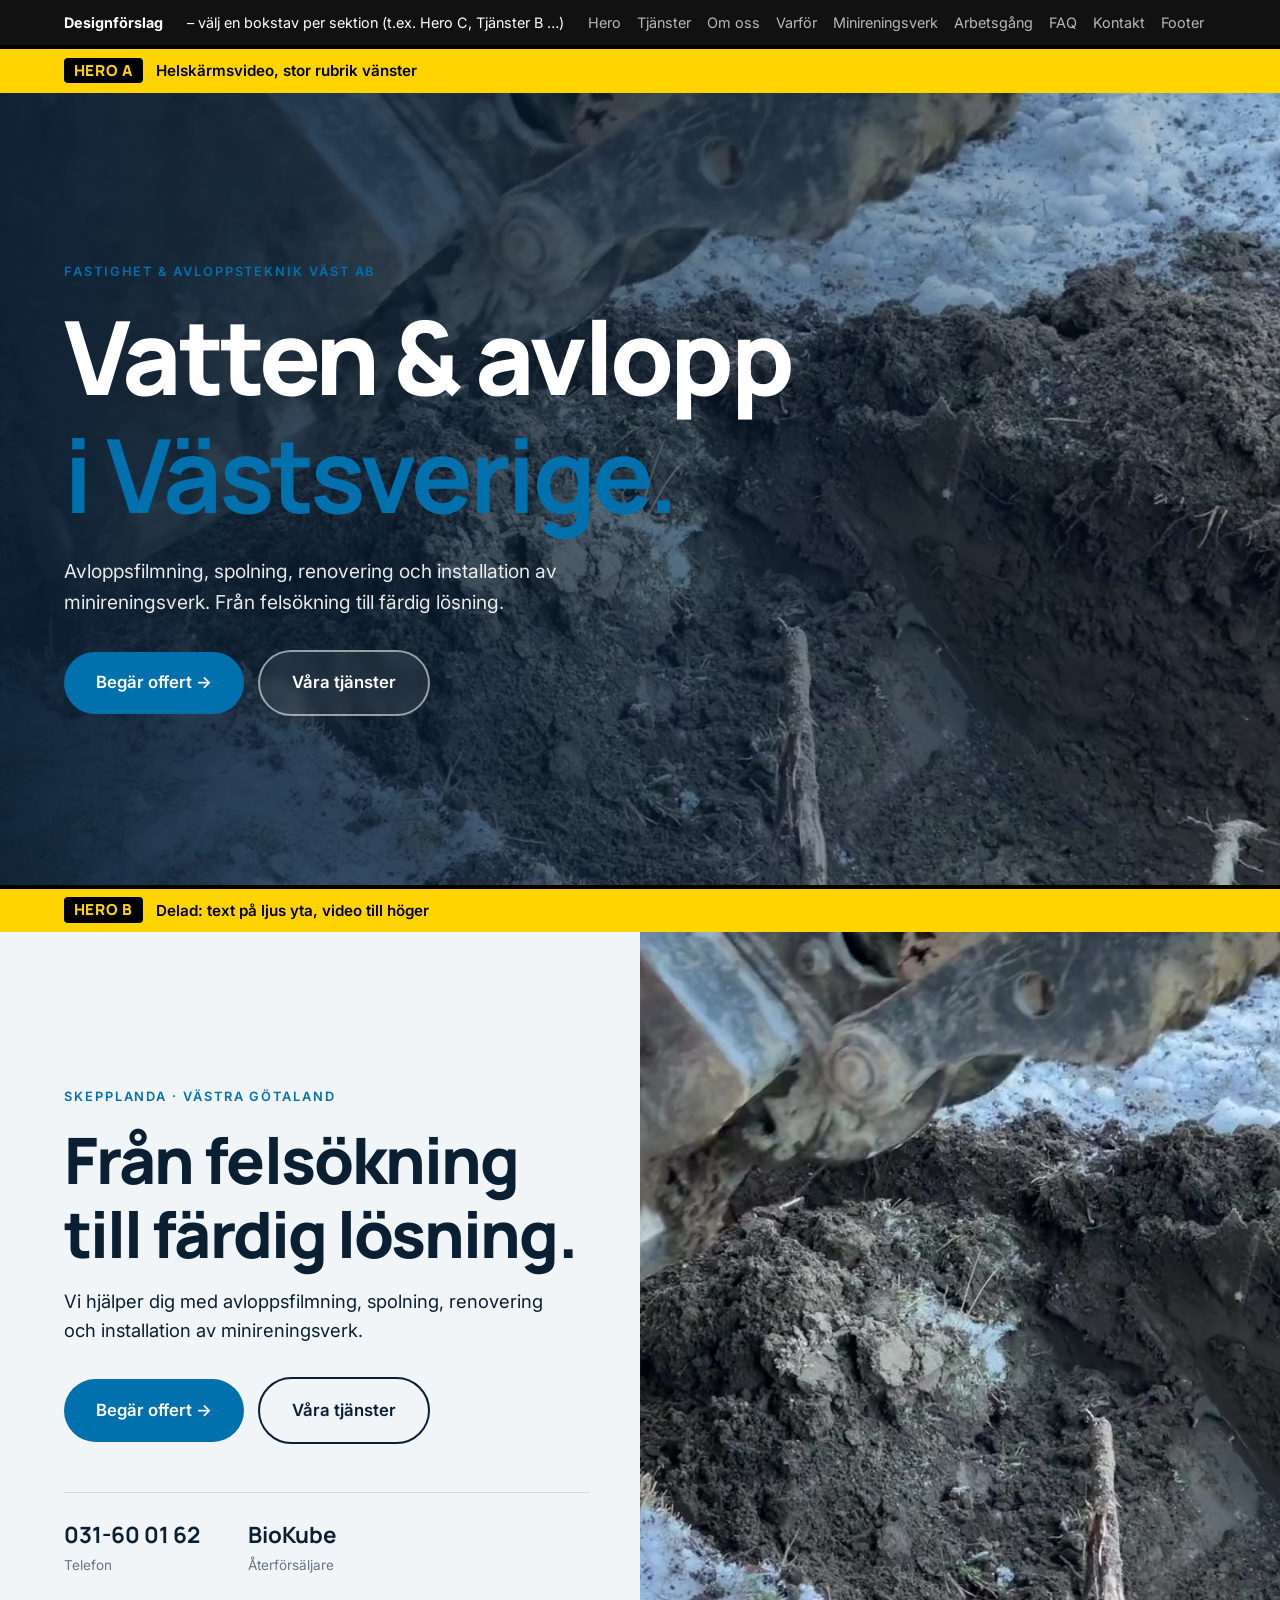
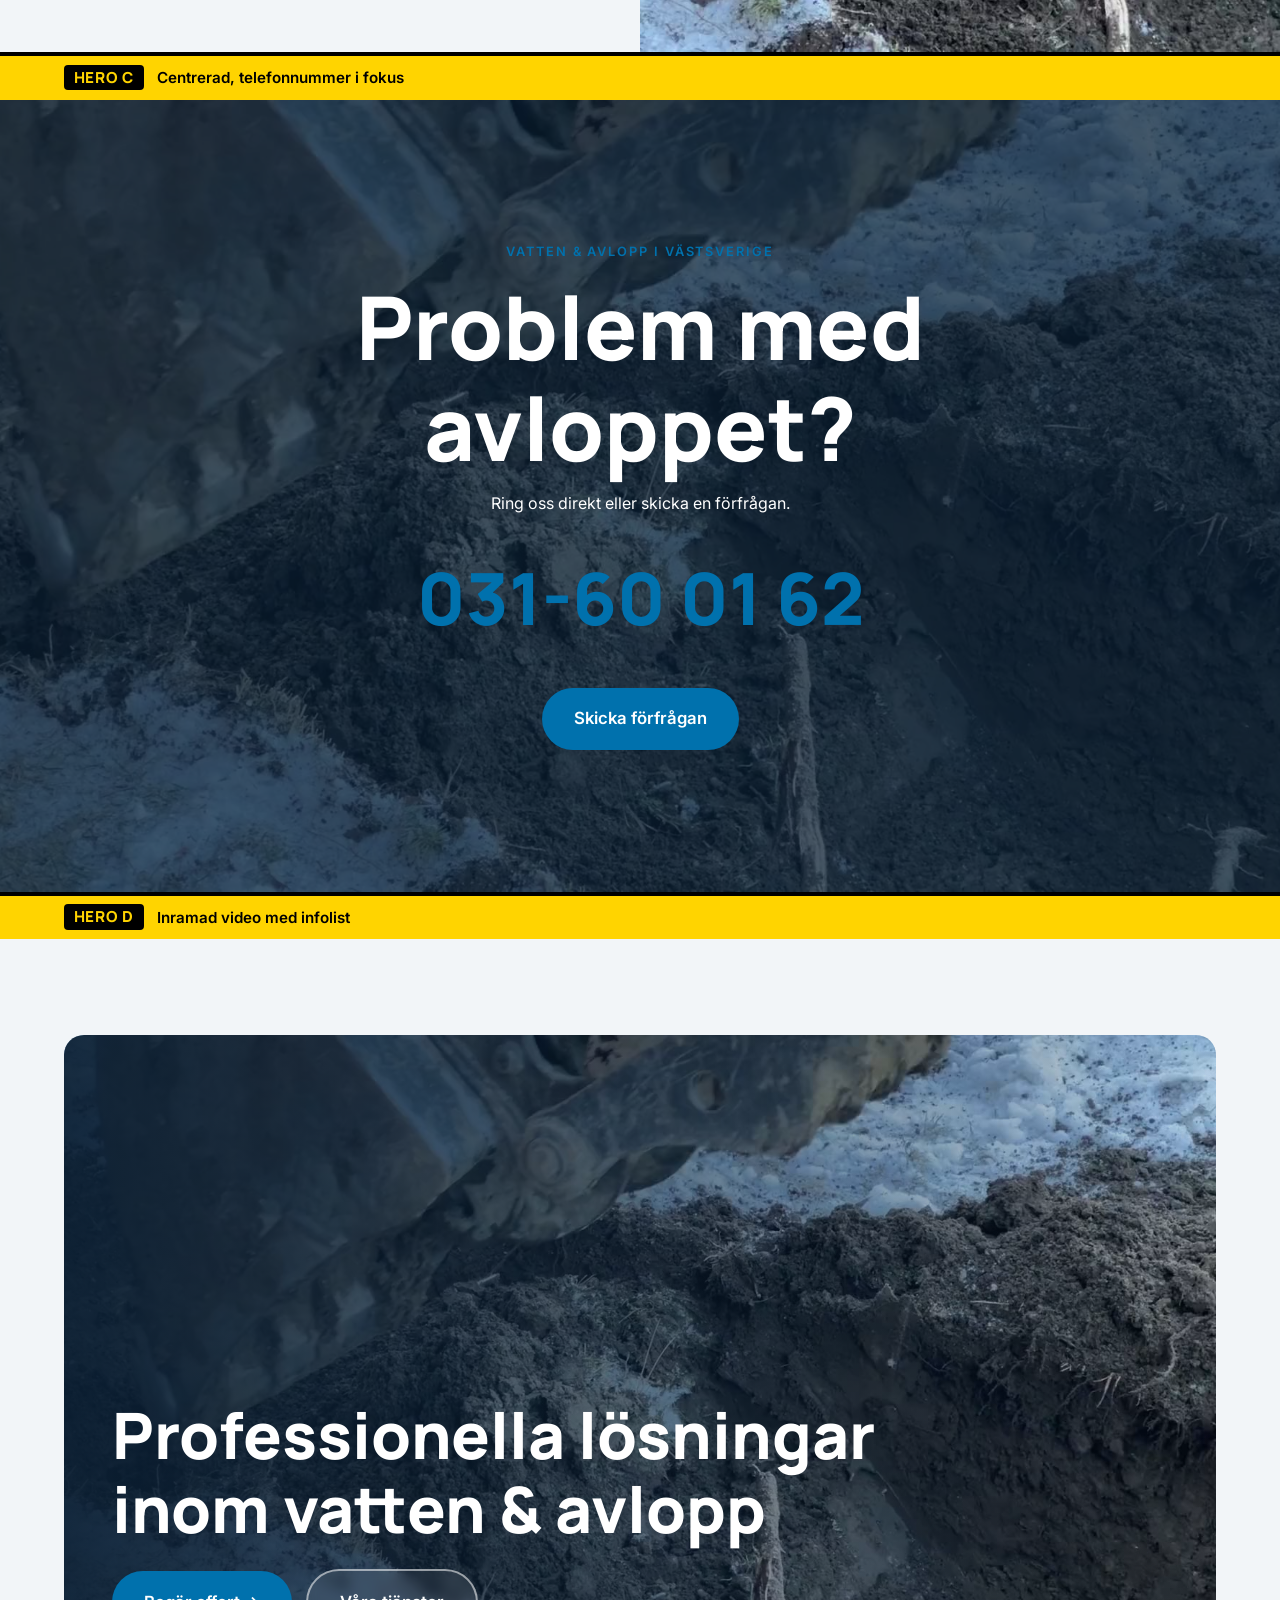
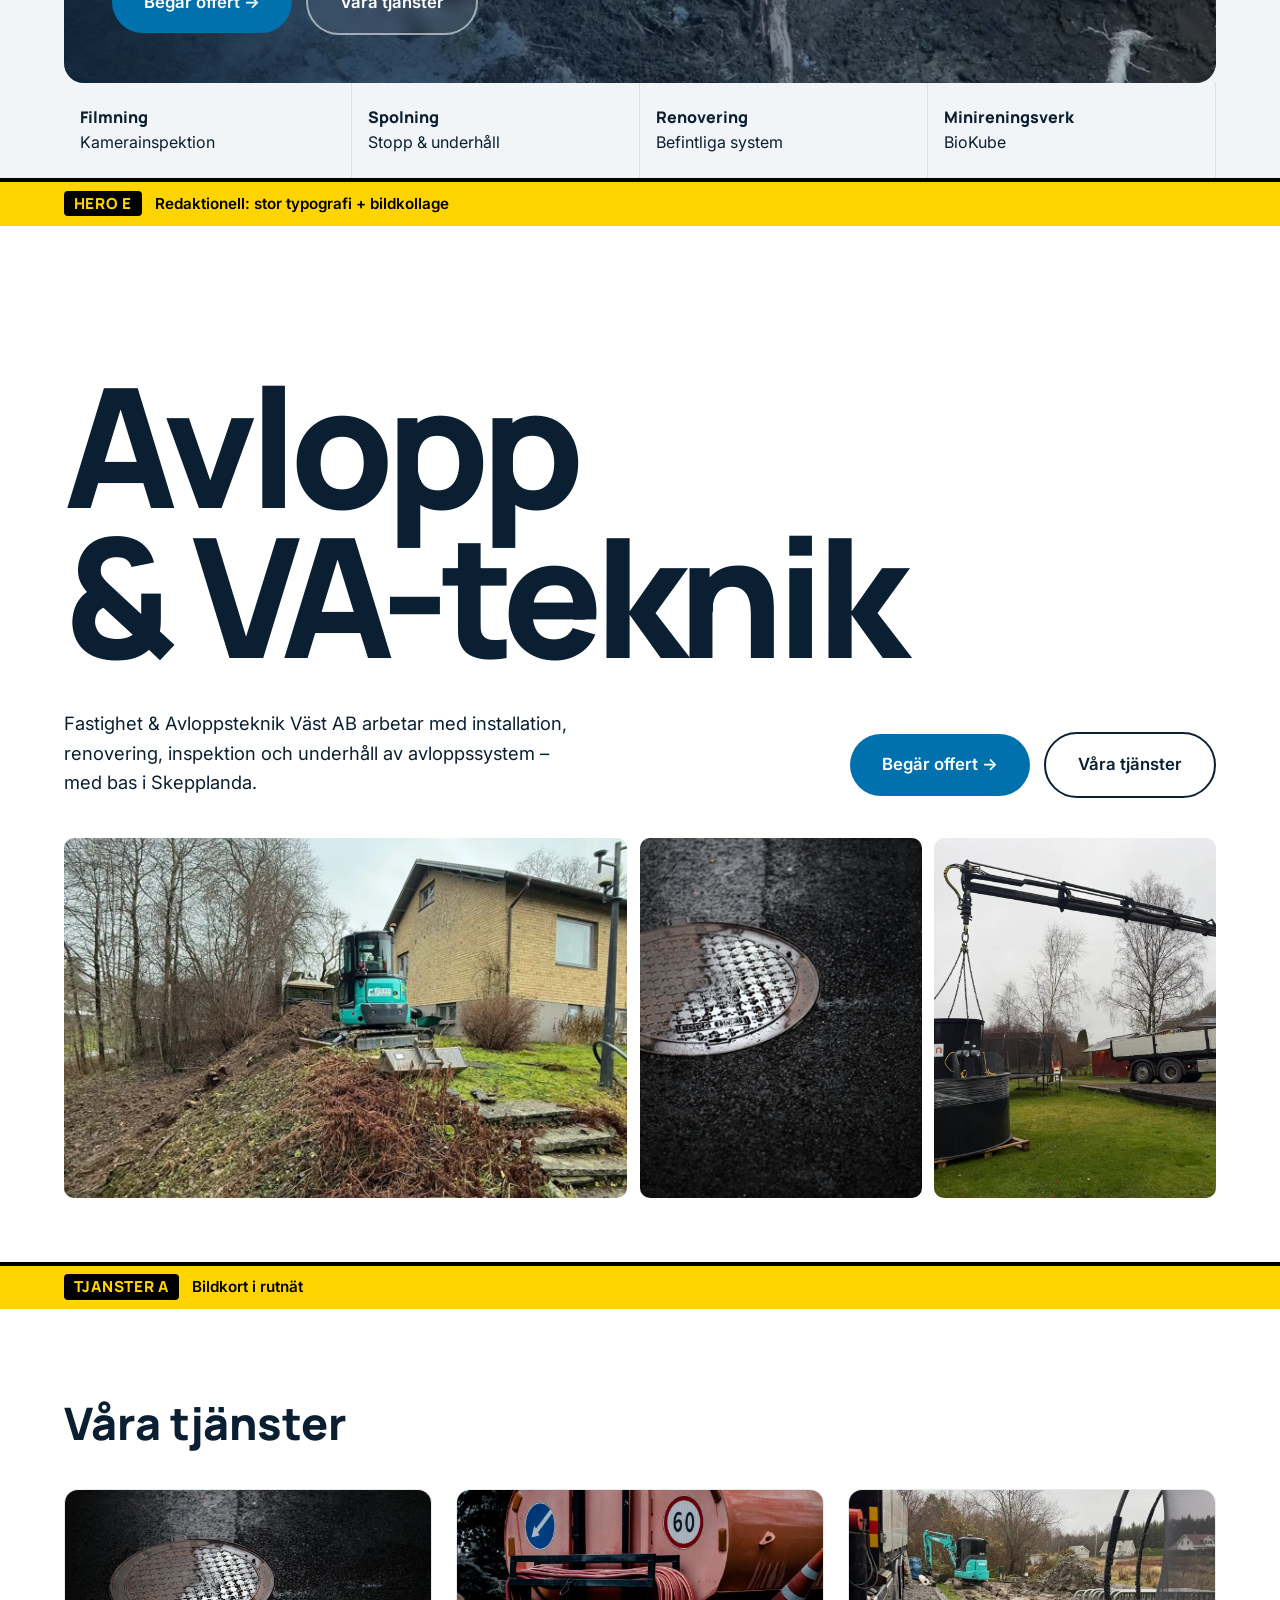
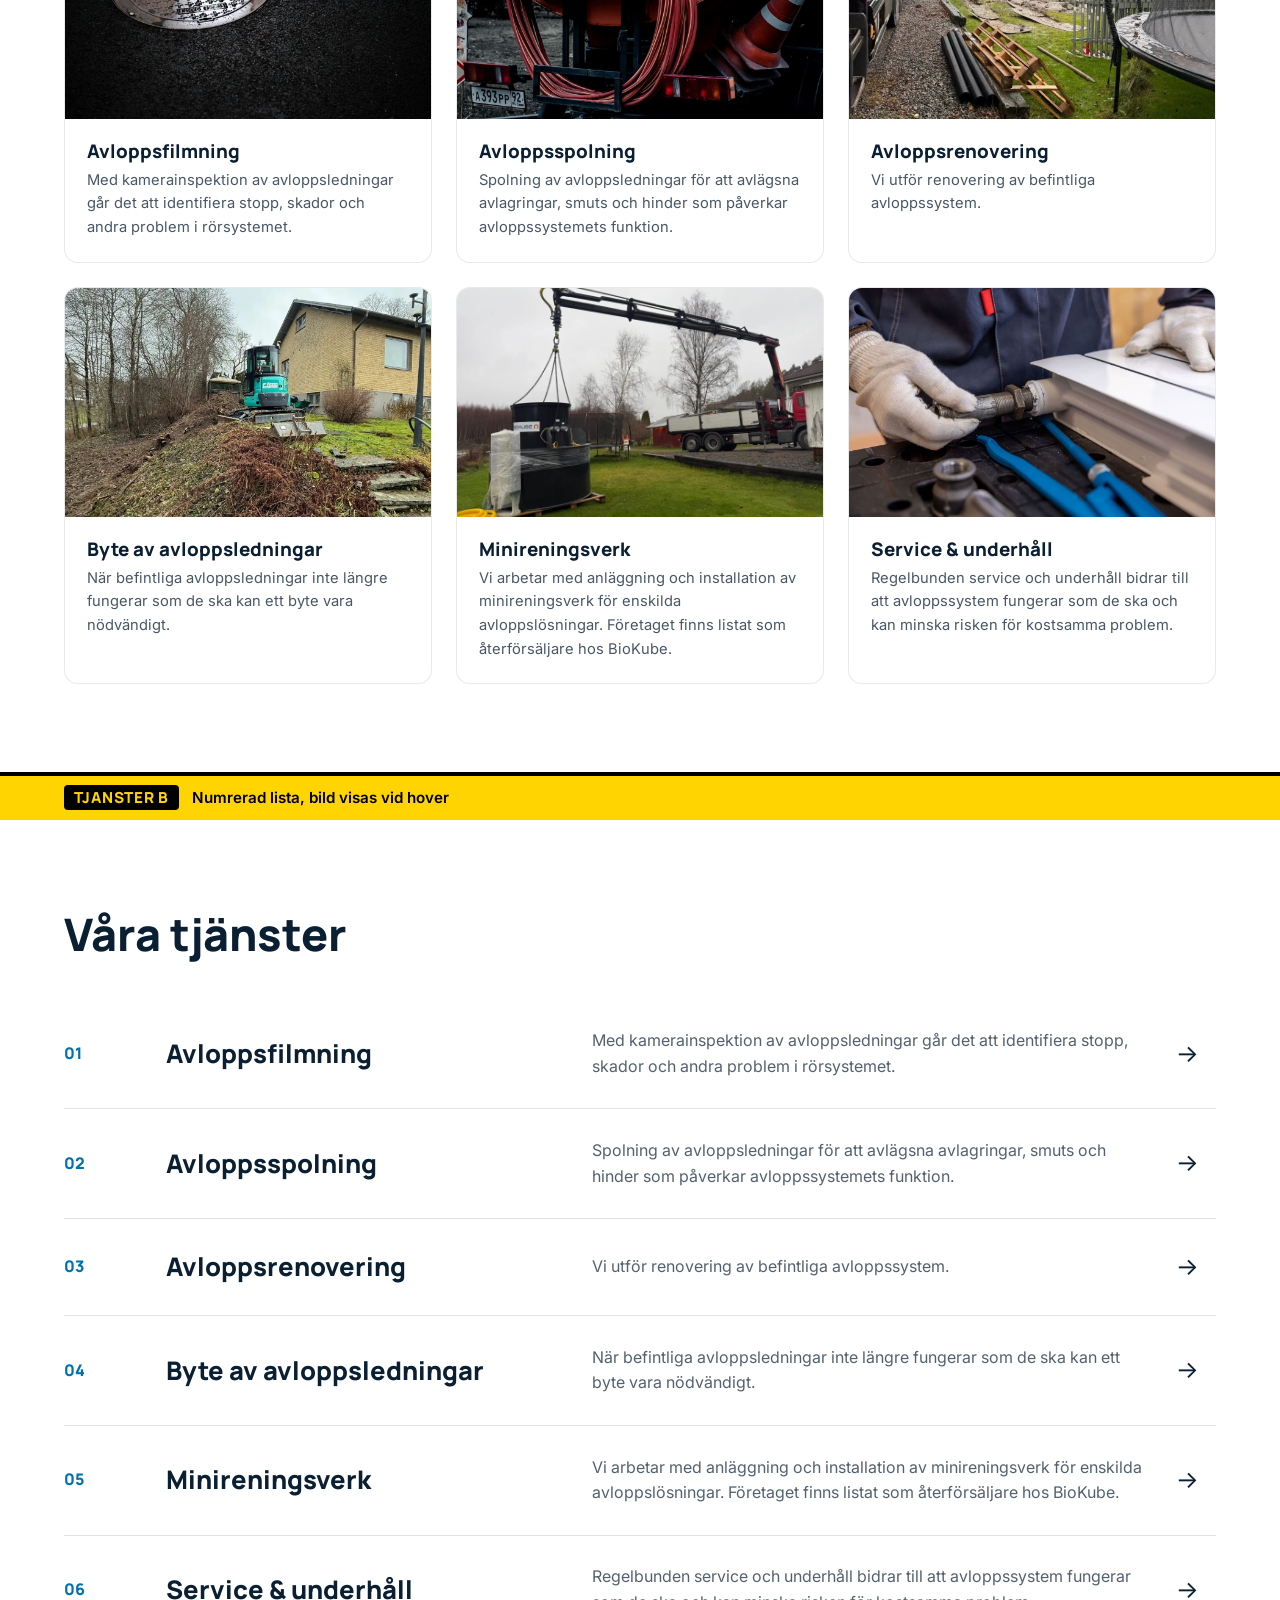
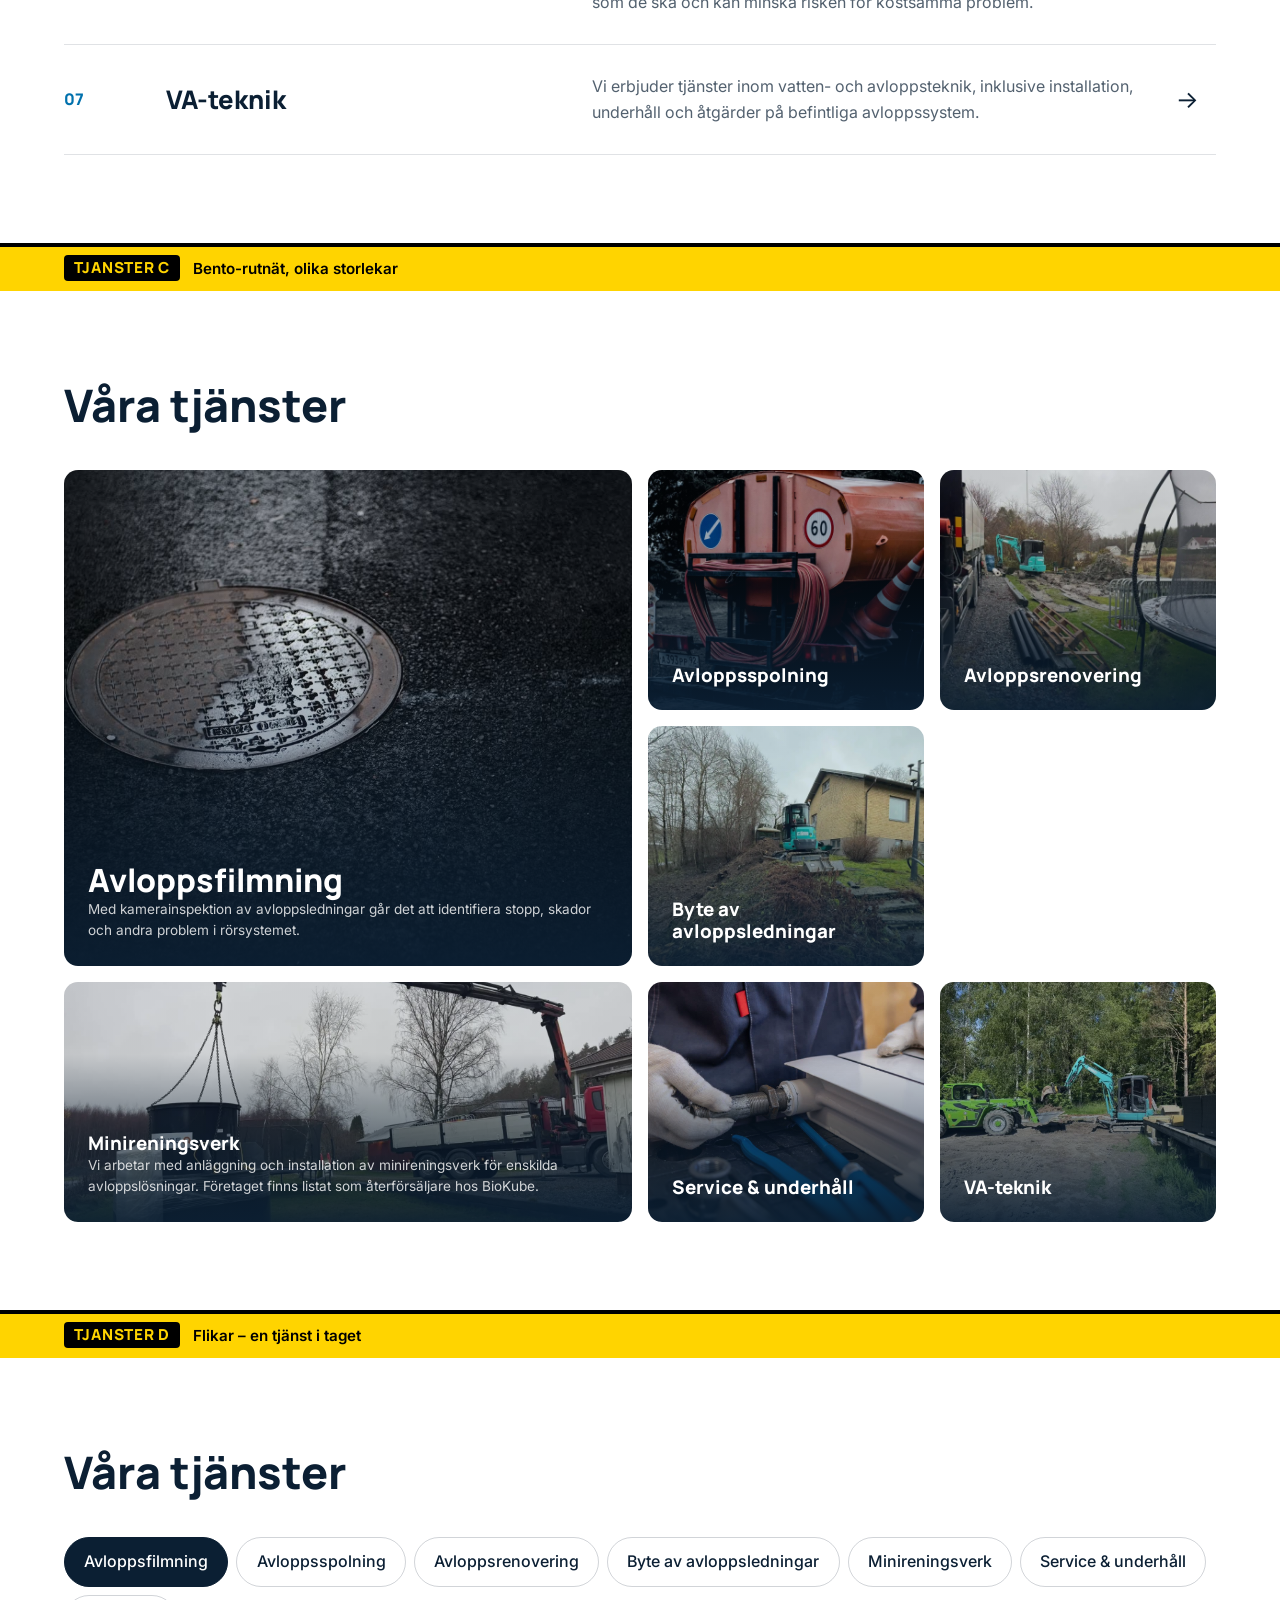
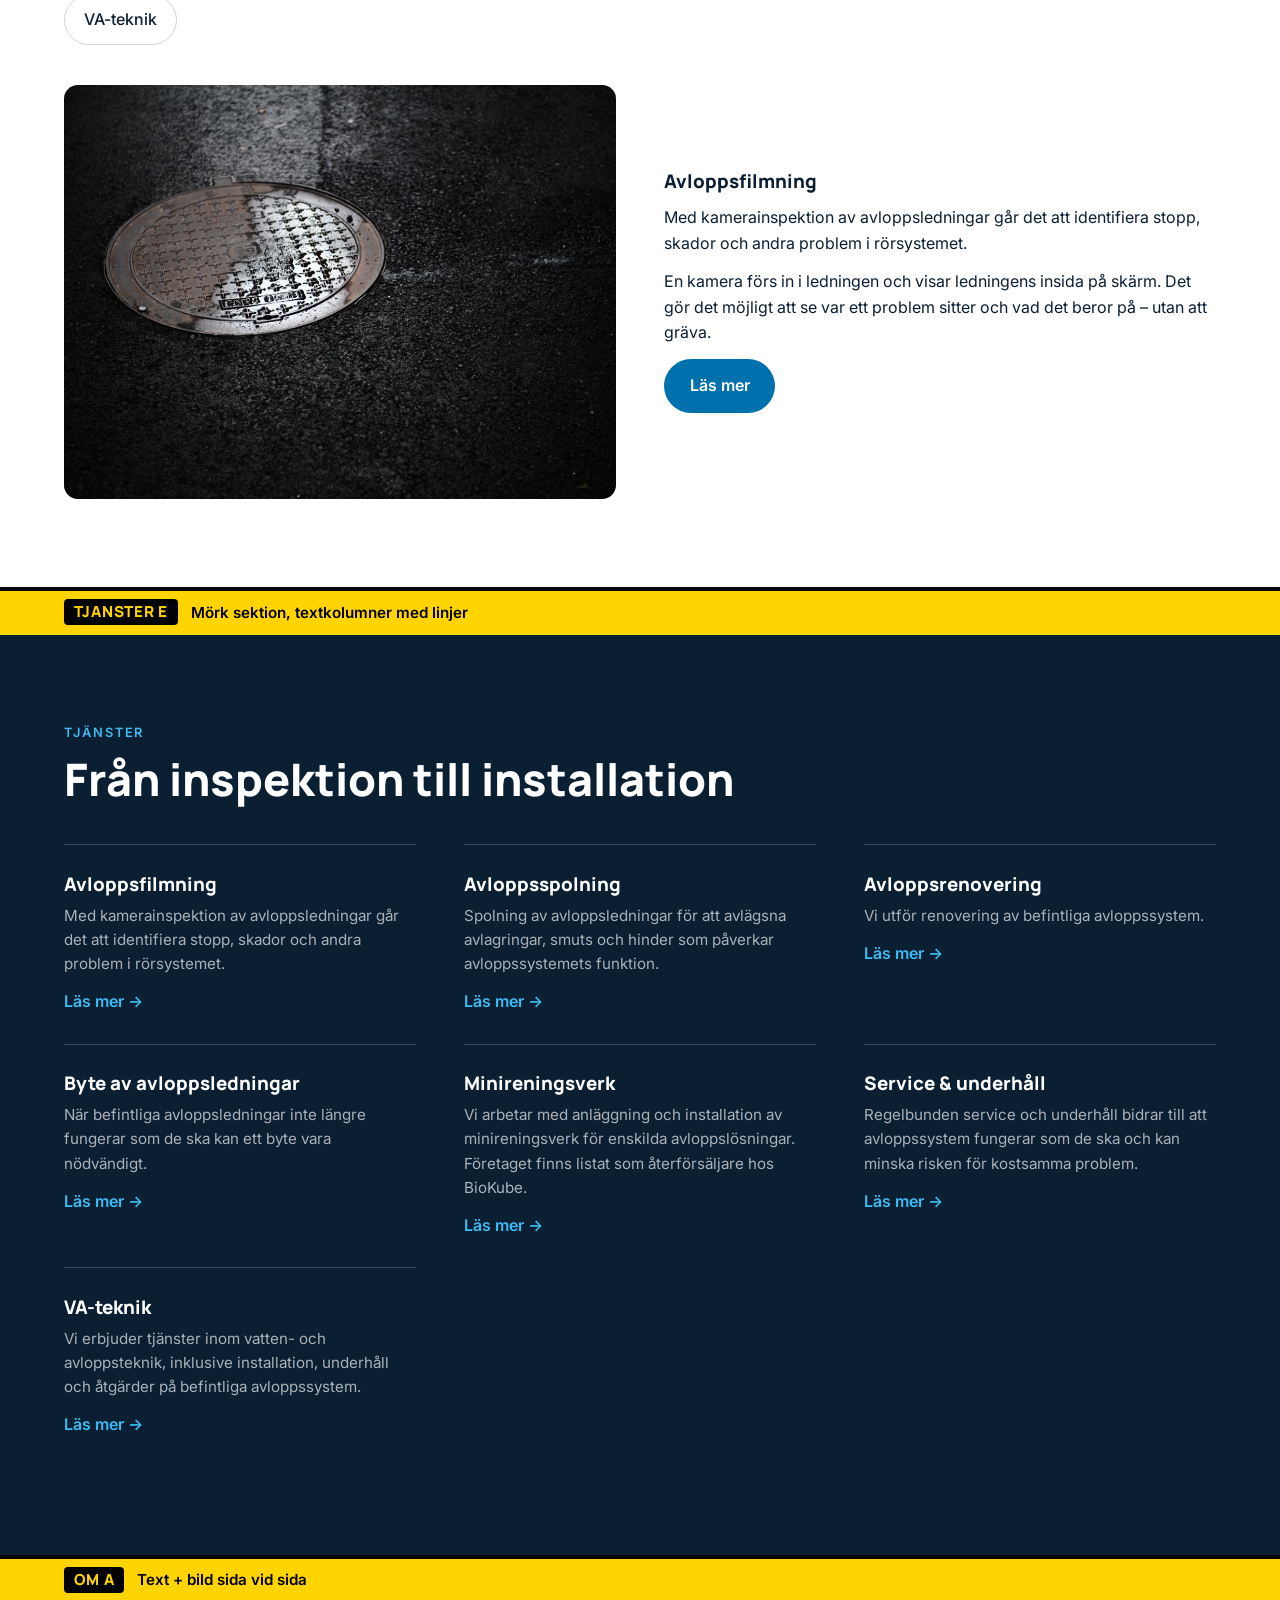
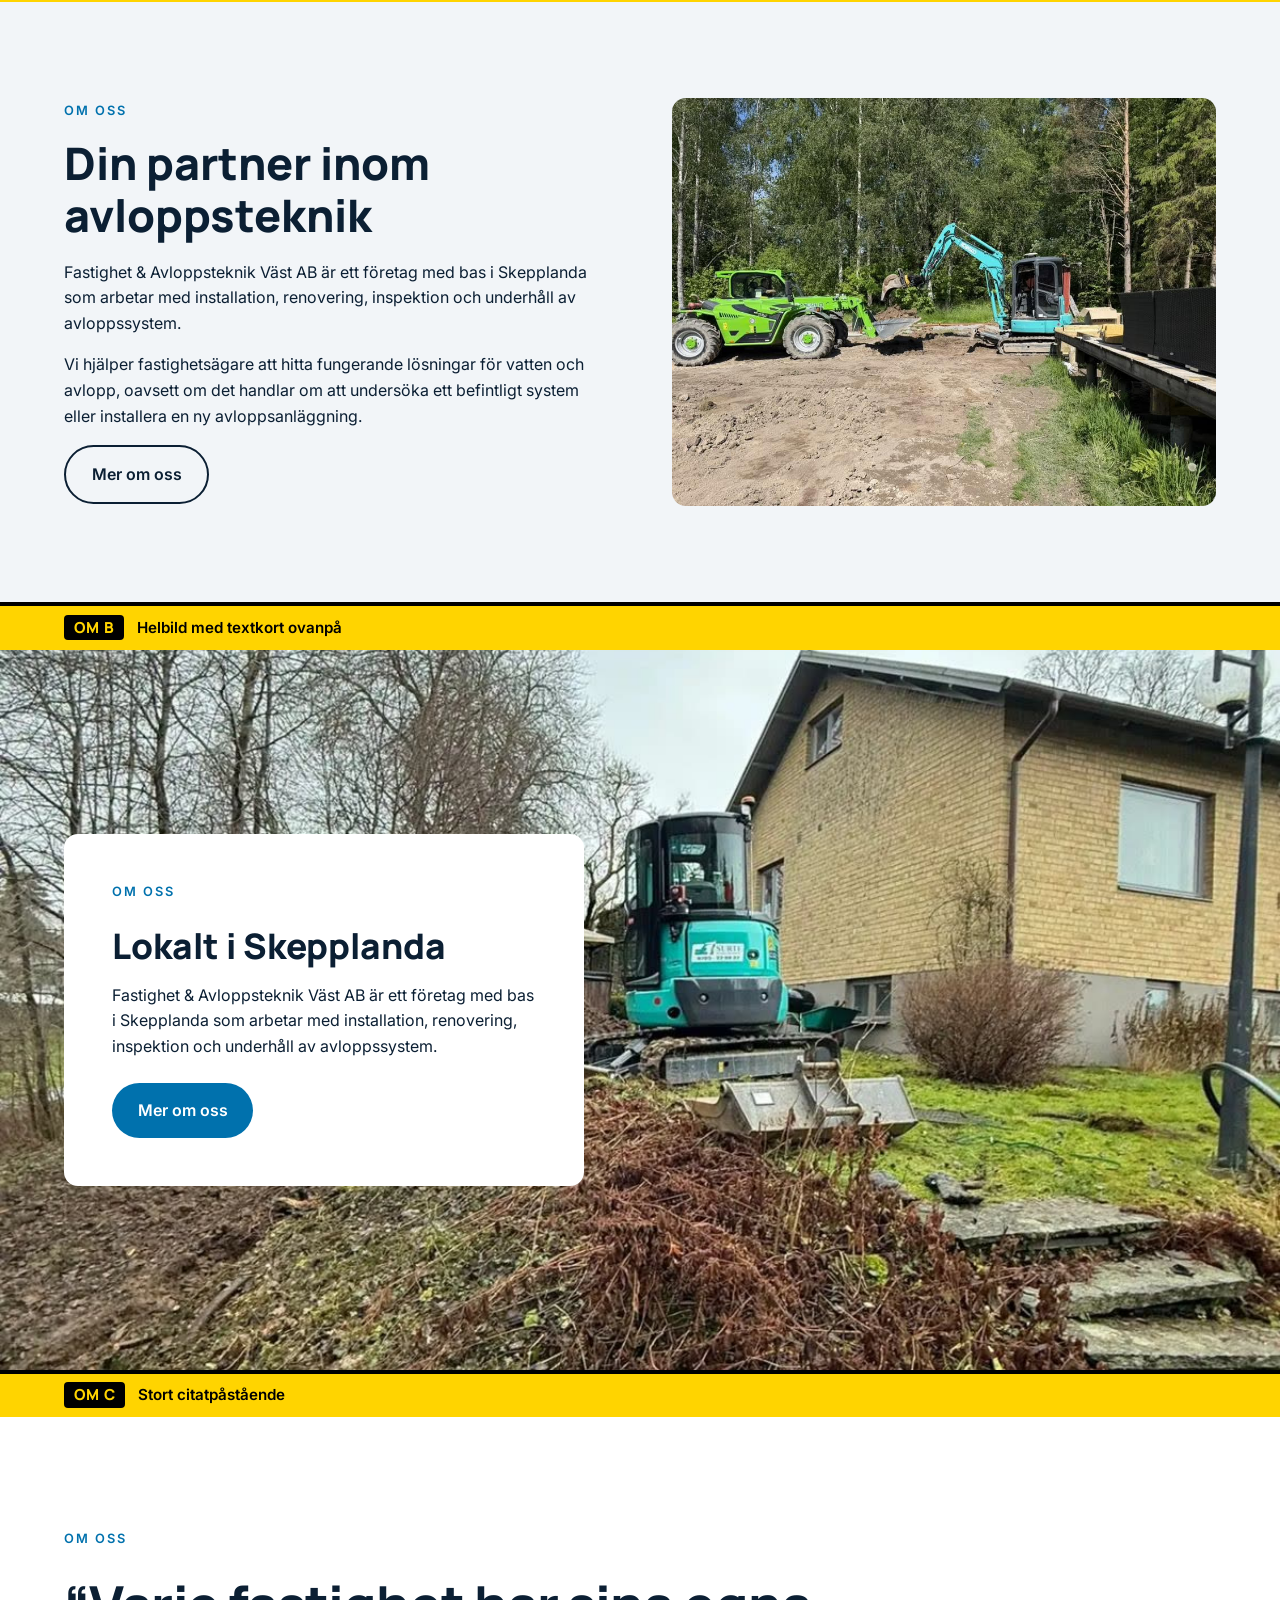
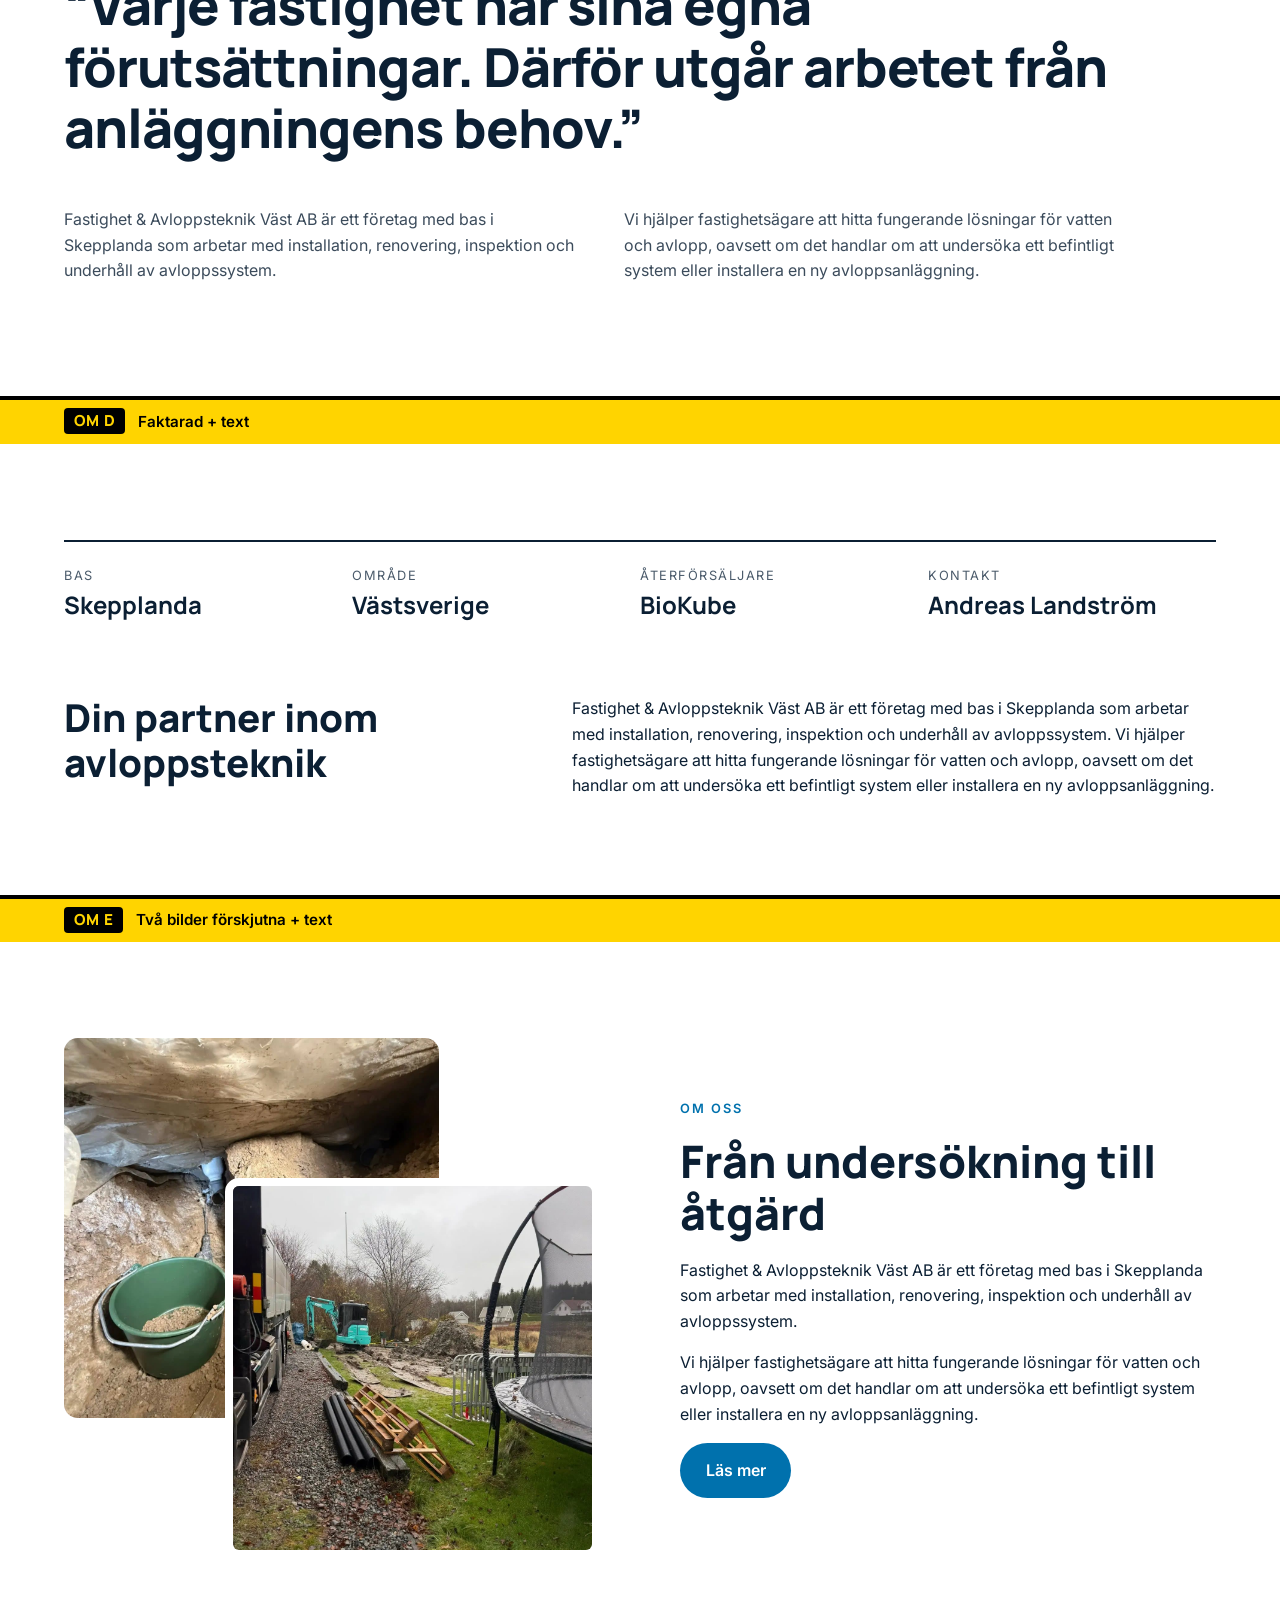
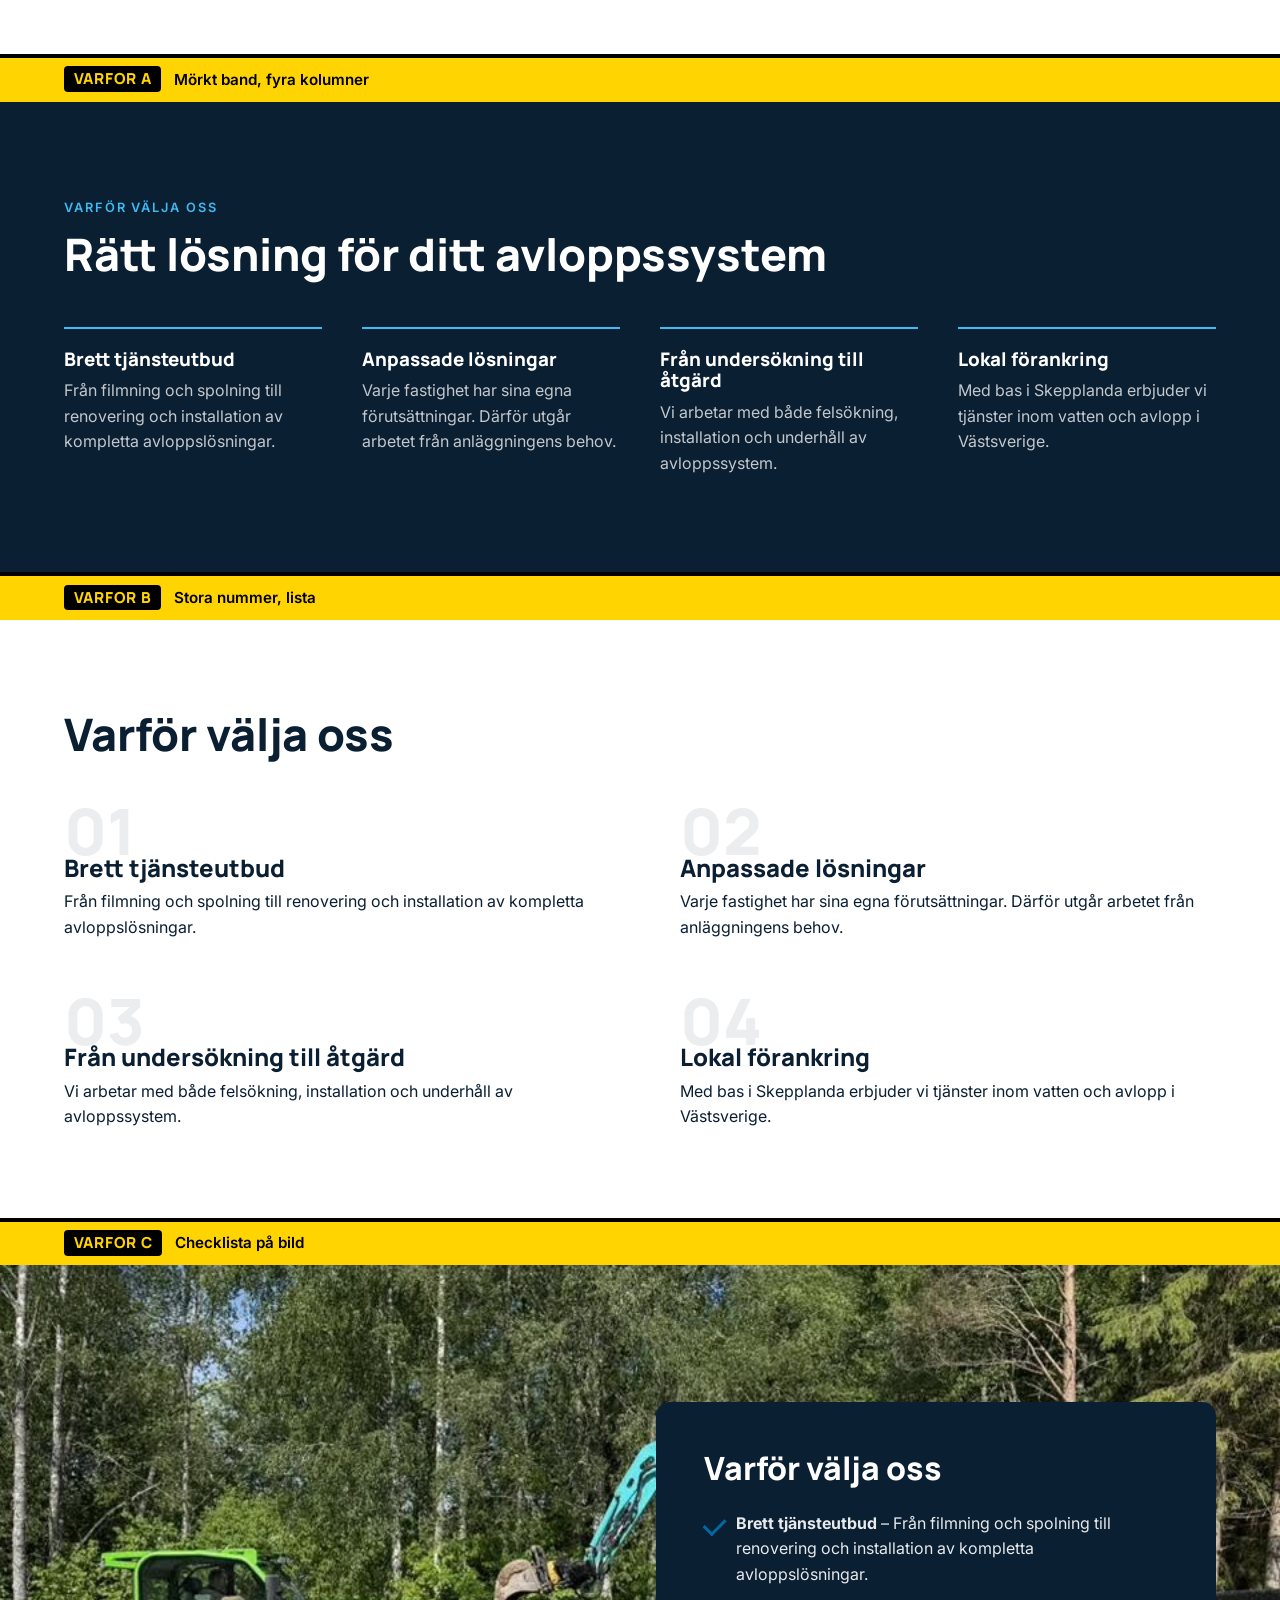
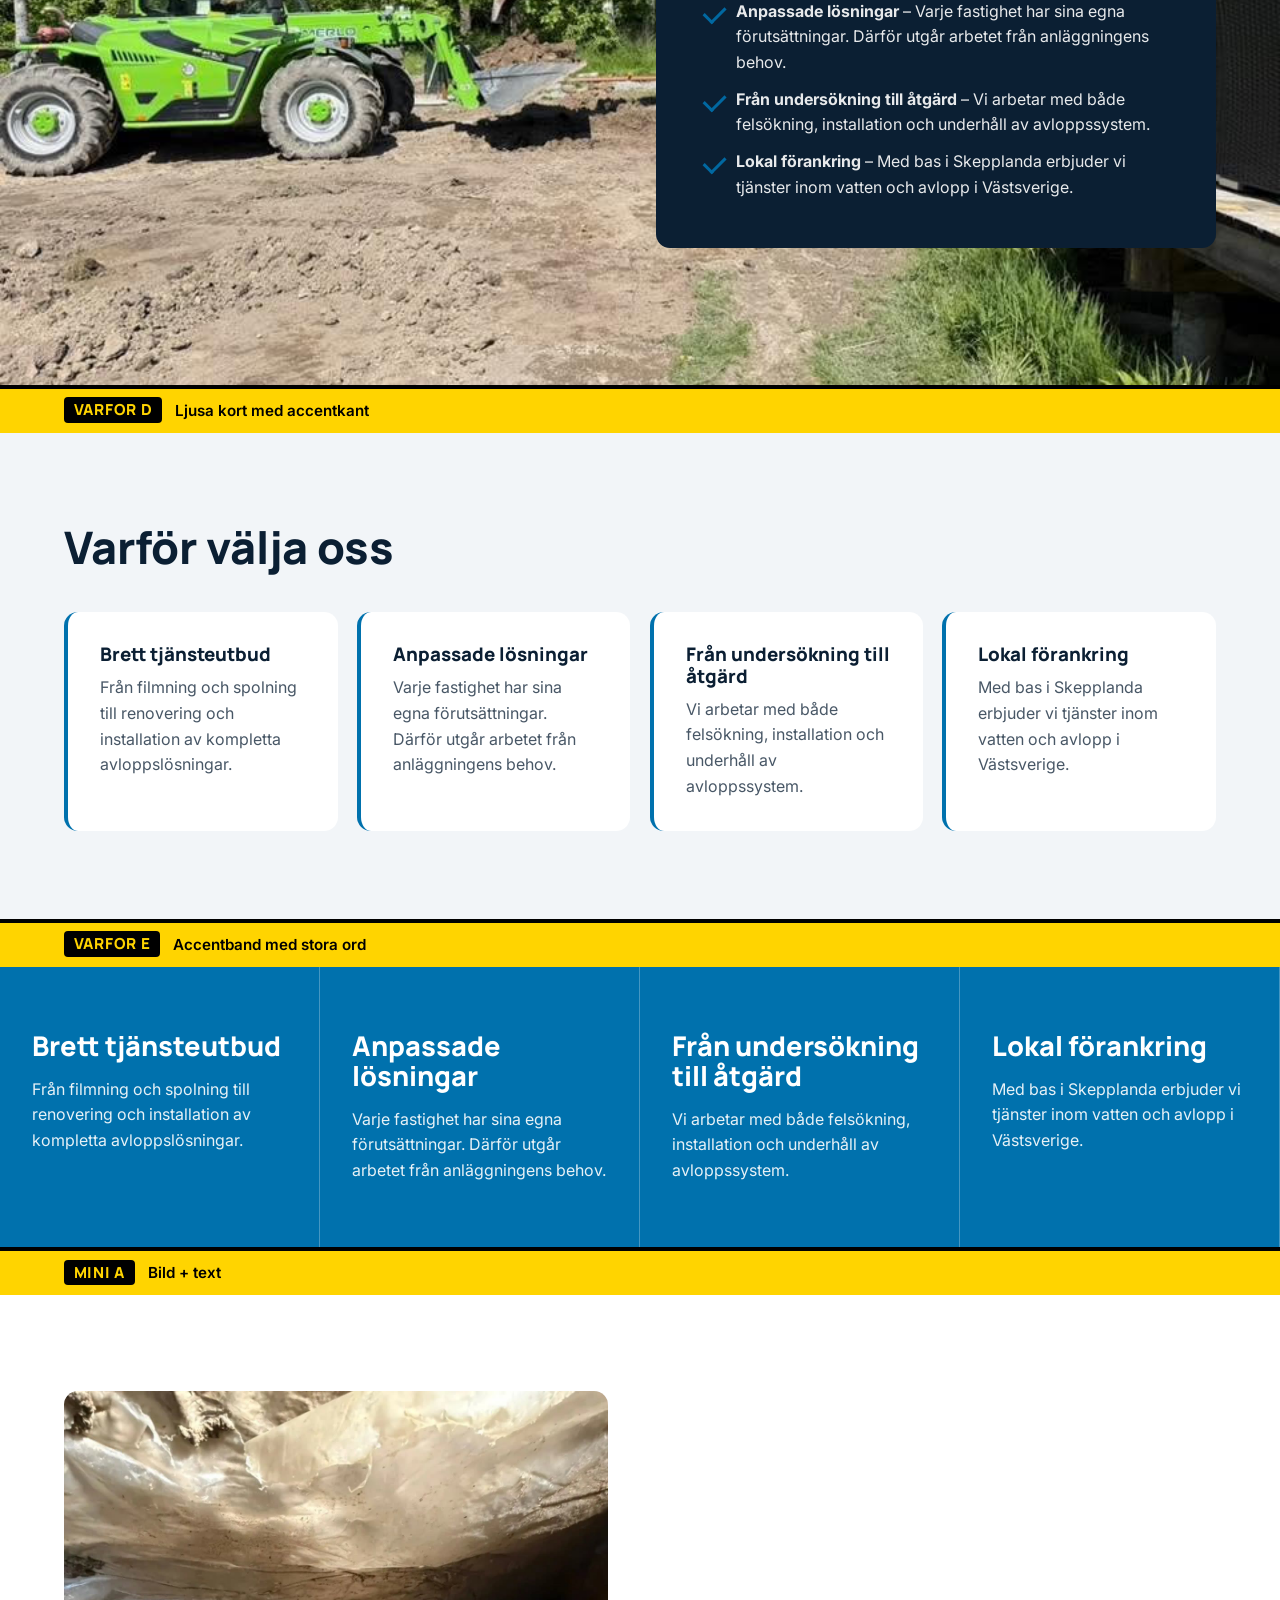
<file: designs.html>
<!doctype html><html lang="sv"><head><meta charset="utf-8"><meta name="viewport" content="width=device-width, initial-scale=1">
<title>Designförslag – välj per sektion</title><meta name="description" content="5 varianter per sektion">
<link rel="preconnect" href="https://fonts.googleapis.com"><link href="https://fonts.googleapis.com/css2?family=Manrope:wght@400;600;800&family=Inter:wght@400;500&display=swap" rel="stylesheet">
<link rel="stylesheet" href="style.css"><link rel="stylesheet" href="pages.css"><link rel="stylesheet" href="designs.css"></head><body><div class="picker-top"><b>Designförslag</b> – välj en bokstav per sektion (t.ex. Hero C, Tjänster B …)<nav><a href="#hero-A">Hero</a><a href="#tjanster-A">Tjänster</a><a href="#om-A">Om oss</a><a href="#varfor-A">Varför</a><a href="#mini-A">Minireningsverk</a><a href="#steg-A">Arbetsgång</a><a href="#faq-A">FAQ</a><a href="#kontakt-A">Kontakt</a><a href="#footer-A">Footer</a></nav></div><div class="pick" id="hero-A"><span>HERO A</span>Helskärmsvideo, stor rubrik vänster</div><section class="hA"><video autoplay muted loop playsinline poster="assets/hero-poster.jpg"><source src="assets/hero.mp4" type="video/mp4"></video><div class="ov"></div><div class="in"><p class="eyebrow">Fastighet &amp; Avloppsteknik Väst AB</p><h1>Vatten &amp; avlopp<br><b>i Västsverige.</b></h1><p>Avloppsfilmning, spolning, renovering och installation av minireningsverk. Från felsökning till färdig lösning.</p><div class="hero-cta"><a href="kontakt.html" class="btn btn-lg">Begär offert →</a><a href="tjanster.html" class="btn btn-ghost btn-lg">Våra tjänster</a></div></div></section><div class="pick" id="hero-B"><span>HERO B</span>Delad: text på ljus yta, video till höger</div><section class="hB"><div class="in"><p class="eyebrow">Skepplanda · Västra Götaland</p><h1>Från felsökning till färdig lösning.</h1><p>Vi hjälper dig med avloppsfilmning, spolning, renovering och installation av minireningsverk.</p><div class="hero-cta"><a href="kontakt.html" class="btn btn-lg">Begär offert →</a><a href="tjanster.html" class="btn btn-outline btn-lg">Våra tjänster</a></div><div class="meta"><div><b>031-60 01 62</b><span>Telefon</span></div><div><b>BioKube</b><span>Återförsäljare</span></div></div></div><div class="media"><video autoplay muted loop playsinline poster="assets/hero-poster.jpg"><source src="assets/hero.mp4" type="video/mp4"></video></div></section><div class="pick" id="hero-C"><span>HERO C</span>Centrerad, telefonnummer i fokus</div><section class="hC"><video autoplay muted loop playsinline poster="assets/hero-poster.jpg"><source src="assets/hero.mp4" type="video/mp4"></video><div class="ov"></div><div class="in"><p class="eyebrow">Vatten &amp; avlopp i Västsverige</p><h1>Problem med avloppet?</h1><p>Ring oss direkt eller skicka en förfrågan.</p><a class="phone" href="tel:+4631600162">031-60 01 62</a><a href="kontakt.html" class="btn btn-lg">Skicka förfrågan</a></div></section><div class="pick" id="hero-D"><span>HERO D</span>Inramad video med infolist</div><section class="hD"><div class="frame"><video autoplay muted loop playsinline poster="assets/hero-poster.jpg"><source src="assets/hero.mp4" type="video/mp4"></video><div class="ov"></div><div class="in"><h1>Professionella lösningar inom vatten &amp; avlopp</h1><div class="hero-cta"><a href="kontakt.html" class="btn btn-lg">Begär offert →</a><a href="tjanster.html" class="btn btn-ghost btn-lg">Våra tjänster</a></div></div></div><div class="bar"><div><span>Filmning</span>Kamerainspektion</div><div><span>Spolning</span>Stopp &amp; underhåll</div><div><span>Renovering</span>Befintliga system</div><div><span>Minireningsverk</span>BioKube</div></div></section><div class="pick" id="hero-E"><span>HERO E</span>Redaktionell: stor typografi + bildkollage</div><section class="hE"><h1>Avlopp<br>&amp; VA-teknik</h1><div class="row"><p>Fastighet &amp; Avloppsteknik Väst AB arbetar med installation, renovering, inspektion och underhåll av avloppssystem – med bas i Skepplanda.</p><div class="hero-cta"><a href="kontakt.html" class="btn btn-lg">Begär offert →</a><a href="tjanster.html" class="btn btn-outline btn-lg">Våra tjänster</a></div></div><div class="coll"><img src="assets/arbete-graevning.jpg" alt=""><img src="assets/filmning.jpg" alt=""><img src="assets/biokube.jpg" alt=""></div></section><div class="pick" id="tjanster-A"><span>TJANSTER A</span>Bildkort i rutnät</div><section class="sec"><h2>Våra tjänster</h2><div class="tA"><a href="tjanster/avloppsfilmning.html"><img src="assets/filmning.jpg" alt=""><div><h3>Avloppsfilmning</h3><p>Med kamerainspektion av avloppsledningar går det att identifiera stopp, skador och andra problem i rörsystemet.</p></div></a><a href="tjanster/avloppsspolning.html"><img src="assets/spolning.jpg" alt=""><div><h3>Avloppsspolning</h3><p>Spolning av avloppsledningar för att avlägsna avlagringar, smuts och hinder som påverkar avloppssystemets funktion.</p></div></a><a href="tjanster/avloppsrenovering.html"><img src="assets/arbete-ledningar.jpg" alt=""><div><h3>Avloppsrenovering</h3><p>Vi utför renovering av befintliga avloppssystem.</p></div></a><a href="tjanster/byte-av-avloppsledningar.html"><img src="assets/arbete-graevning.jpg" alt=""><div><h3>Byte av avloppsledningar</h3><p>När befintliga avloppsledningar inte längre fungerar som de ska kan ett byte vara nödvändigt.</p></div></a><a href="tjanster/minireningsverk.html"><img src="assets/biokube.jpg" alt=""><div><h3>Minireningsverk</h3><p>Vi arbetar med anläggning och installation av minireningsverk för enskilda avloppslösningar. Företaget finns listat som återförsäljare hos BioKube.</p></div></a><a href="tjanster/service-och-underhall.html"><img src="assets/service.jpg" alt=""><div><h3>Service & underhåll</h3><p>Regelbunden service och underhåll bidrar till att avloppssystem fungerar som de ska och kan minska risken för kostsamma problem.</p></div></a></div></section><div class="pick" id="tjanster-B"><span>TJANSTER B</span>Numrerad lista, bild visas vid hover</div><section class="sec"><h2>Våra tjänster</h2><div class="tB"><a href="tjanster/avloppsfilmning.html"><span>01</span><h3>Avloppsfilmning</h3><p>Med kamerainspektion av avloppsledningar går det att identifiera stopp, skador och andra problem i rörsystemet.</p><img src="assets/filmning.jpg" alt=""><em>→</em></a><a href="tjanster/avloppsspolning.html"><span>02</span><h3>Avloppsspolning</h3><p>Spolning av avloppsledningar för att avlägsna avlagringar, smuts och hinder som påverkar avloppssystemets funktion.</p><img src="assets/spolning.jpg" alt=""><em>→</em></a><a href="tjanster/avloppsrenovering.html"><span>03</span><h3>Avloppsrenovering</h3><p>Vi utför renovering av befintliga avloppssystem.</p><img src="assets/arbete-ledningar.jpg" alt=""><em>→</em></a><a href="tjanster/byte-av-avloppsledningar.html"><span>04</span><h3>Byte av avloppsledningar</h3><p>När befintliga avloppsledningar inte längre fungerar som de ska kan ett byte vara nödvändigt.</p><img src="assets/arbete-graevning.jpg" alt=""><em>→</em></a><a href="tjanster/minireningsverk.html"><span>05</span><h3>Minireningsverk</h3><p>Vi arbetar med anläggning och installation av minireningsverk för enskilda avloppslösningar. Företaget finns listat som återförsäljare hos BioKube.</p><img src="assets/biokube.jpg" alt=""><em>→</em></a><a href="tjanster/service-och-underhall.html"><span>06</span><h3>Service & underhåll</h3><p>Regelbunden service och underhåll bidrar till att avloppssystem fungerar som de ska och kan minska risken för kostsamma problem.</p><img src="assets/service.jpg" alt=""><em>→</em></a><a href="tjanster/va-teknik.html"><span>07</span><h3>VA-teknik</h3><p>Vi erbjuder tjänster inom vatten- och avloppsteknik, inklusive installation, underhåll och åtgärder på befintliga avloppssystem.</p><img src="assets/arbete-maskiner.jpg" alt=""><em>→</em></a></div></section><div class="pick" id="tjanster-C"><span>TJANSTER C</span>Bento-rutnät, olika storlekar</div><section class="sec"><h2>Våra tjänster</h2><div class="tC"><a class="c0" href="tjanster/avloppsfilmning.html" style="--img:url(assets/filmning.jpg)"><h3>Avloppsfilmning</h3><p>Med kamerainspektion av avloppsledningar går det att identifiera stopp, skador och andra problem i rörsystemet.</p></a><a class="c1" href="tjanster/avloppsspolning.html" style="--img:url(assets/spolning.jpg)"><h3>Avloppsspolning</h3><p>Spolning av avloppsledningar för att avlägsna avlagringar, smuts och hinder som påverkar avloppssystemets funktion.</p></a><a class="c2" href="tjanster/avloppsrenovering.html" style="--img:url(assets/arbete-ledningar.jpg)"><h3>Avloppsrenovering</h3><p>Vi utför renovering av befintliga avloppssystem.</p></a><a class="c3" href="tjanster/byte-av-avloppsledningar.html" style="--img:url(assets/arbete-graevning.jpg)"><h3>Byte av avloppsledningar</h3><p>När befintliga avloppsledningar inte längre fungerar som de ska kan ett byte vara nödvändigt.</p></a><a class="c4" href="tjanster/minireningsverk.html" style="--img:url(assets/biokube.jpg)"><h3>Minireningsverk</h3><p>Vi arbetar med anläggning och installation av minireningsverk för enskilda avloppslösningar. Företaget finns listat som återförsäljare hos BioKube.</p></a><a class="c5" href="tjanster/service-och-underhall.html" style="--img:url(assets/service.jpg)"><h3>Service & underhåll</h3><p>Regelbunden service och underhåll bidrar till att avloppssystem fungerar som de ska och kan minska risken för kostsamma problem.</p></a><a class="c6" href="tjanster/va-teknik.html" style="--img:url(assets/arbete-maskiner.jpg)"><h3>VA-teknik</h3><p>Vi erbjuder tjänster inom vatten- och avloppsteknik, inklusive installation, underhåll och åtgärder på befintliga avloppssystem.</p></a></div></section><div class="pick" id="tjanster-D"><span>TJANSTER D</span>Flikar – en tjänst i taget</div><section class="sec"><h2>Våra tjänster</h2><div class="tD"><input type="radio" name="td" id="td0" checked><label for="td0">Avloppsfilmning</label><input type="radio" name="td" id="td1"><label for="td1">Avloppsspolning</label><input type="radio" name="td" id="td2"><label for="td2">Avloppsrenovering</label><input type="radio" name="td" id="td3"><label for="td3">Byte av avloppsledningar</label><input type="radio" name="td" id="td4"><label for="td4">Minireningsverk</label><input type="radio" name="td" id="td5"><label for="td5">Service & underhåll</label><input type="radio" name="td" id="td6"><label for="td6">VA-teknik</label><div class="pane"><img src="assets/filmning.jpg" alt=""><div><h3>Avloppsfilmning</h3><p>Med kamerainspektion av avloppsledningar går det att identifiera stopp, skador och andra problem i rörsystemet.</p><p>En kamera förs in i ledningen och visar ledningens insida på skärm. Det gör det möjligt att se var ett problem sitter och vad det beror på – utan att gräva.</p><a class="btn" href="tjanster/avloppsfilmning.html">Läs mer</a></div></div><div class="pane"><img src="assets/spolning.jpg" alt=""><div><h3>Avloppsspolning</h3><p>Spolning av avloppsledningar för att avlägsna avlagringar, smuts och hinder som påverkar avloppssystemets funktion.</p><p>Med högtrycksspolning löses avlagringar, fett och andra hinder upp och spolas bort ur ledningen.</p><a class="btn" href="tjanster/avloppsspolning.html">Läs mer</a></div></div><div class="pane"><img src="assets/arbete-ledningar.jpg" alt=""><div><h3>Avloppsrenovering</h3><p>Vi utför renovering av befintliga avloppssystem.</p><p>När avloppsledningar har skador eller slitage kan renovering vara ett alternativ till byte.</p><a class="btn" href="tjanster/avloppsrenovering.html">Läs mer</a></div></div><div class="pane"><img src="assets/arbete-graevning.jpg" alt=""><div><h3>Byte av avloppsledningar</h3><p>När befintliga avloppsledningar inte längre fungerar som de ska kan ett byte vara nödvändigt.</p><p>Vid byte grävs den gamla ledningen fram och ersätts med en ny.</p><a class="btn" href="tjanster/byte-av-avloppsledningar.html">Läs mer</a></div></div><div class="pane"><img src="assets/biokube.jpg" alt=""><div><h3>Minireningsverk</h3><p>Vi arbetar med anläggning och installation av minireningsverk för enskilda avloppslösningar. Företaget finns listat som återförsäljare hos BioKube.</p><p>Ett minireningsverk är en anläggning som renar avloppsvatten från exempelvis en fastighet som saknar kommunal avloppsanslutning.</p><a class="btn" href="tjanster/minireningsverk.html">Läs mer</a></div></div><div class="pane"><img src="assets/service.jpg" alt=""><div><h3>Service & underhåll</h3><p>Regelbunden service och underhåll bidrar till att avloppssystem fungerar som de ska och kan minska risken för kostsamma problem.</p><p>Genom att kontrollera och underhålla avloppsanläggningen i tid går det ofta att upptäcka problem innan de blir stora.</p><a class="btn" href="tjanster/service-och-underhall.html">Läs mer</a></div></div><div class="pane"><img src="assets/arbete-maskiner.jpg" alt=""><div><h3>VA-teknik</h3><p>Vi erbjuder tjänster inom vatten- och avloppsteknik, inklusive installation, underhåll och åtgärder på befintliga avloppssystem.</p><p>VA-arbeten omfattar allt från markarbeten och ledningsdragning till installation av anläggningar.</p><a class="btn" href="tjanster/va-teknik.html">Läs mer</a></div></div></div></section><div class="pick" id="tjanster-E"><span>TJANSTER E</span>Mörk sektion, textkolumner med linjer</div><section class="sec dark"><p class="eyebrow">Tjänster</p><h2>Från inspektion till installation</h2><div class="tE"><a href="tjanster/avloppsfilmning.html"><h3>Avloppsfilmning</h3><p>Med kamerainspektion av avloppsledningar går det att identifiera stopp, skador och andra problem i rörsystemet.</p><em>Läs mer →</em></a><a href="tjanster/avloppsspolning.html"><h3>Avloppsspolning</h3><p>Spolning av avloppsledningar för att avlägsna avlagringar, smuts och hinder som påverkar avloppssystemets funktion.</p><em>Läs mer →</em></a><a href="tjanster/avloppsrenovering.html"><h3>Avloppsrenovering</h3><p>Vi utför renovering av befintliga avloppssystem.</p><em>Läs mer →</em></a><a href="tjanster/byte-av-avloppsledningar.html"><h3>Byte av avloppsledningar</h3><p>När befintliga avloppsledningar inte längre fungerar som de ska kan ett byte vara nödvändigt.</p><em>Läs mer →</em></a><a href="tjanster/minireningsverk.html"><h3>Minireningsverk</h3><p>Vi arbetar med anläggning och installation av minireningsverk för enskilda avloppslösningar. Företaget finns listat som återförsäljare hos BioKube.</p><em>Läs mer →</em></a><a href="tjanster/service-och-underhall.html"><h3>Service & underhåll</h3><p>Regelbunden service och underhåll bidrar till att avloppssystem fungerar som de ska och kan minska risken för kostsamma problem.</p><em>Läs mer →</em></a><a href="tjanster/va-teknik.html"><h3>VA-teknik</h3><p>Vi erbjuder tjänster inom vatten- och avloppsteknik, inklusive installation, underhåll och åtgärder på befintliga avloppssystem.</p><em>Läs mer →</em></a></div></section><div class="pick" id="om-A"><span>OM A</span>Text + bild sida vid sida</div><section class="oA"><div><p class="eyebrow">Om oss</p><h2>Din partner inom avloppsteknik</h2><p>Fastighet &amp; Avloppsteknik Väst AB är ett företag med bas i Skepplanda som arbetar med installation, renovering, inspektion och underhåll av avloppssystem.</p><p>Vi hjälper fastighetsägare att hitta fungerande lösningar för vatten och avlopp, oavsett om det handlar om att undersöka ett befintligt system eller installera en ny avloppsanläggning.</p><a href="om-oss.html" class="btn btn-outline">Mer om oss</a></div><img src="assets/arbete-maskiner.jpg" alt=""></section><div class="pick" id="om-B"><span>OM B</span>Helbild med textkort ovanpå</div><section class="oB" style="--img:url(assets/arbete-graevning.jpg)"><div class="card"><p class="eyebrow">Om oss</p><h2>Lokalt i Skepplanda</h2><p>Fastighet &amp; Avloppsteknik Väst AB är ett företag med bas i Skepplanda som arbetar med installation, renovering, inspektion och underhåll av avloppssystem.</p><a href="om-oss.html" class="btn">Mer om oss</a></div></section><div class="pick" id="om-C"><span>OM C</span>Stort citatpåstående</div><section class="oC"><p class="eyebrow">Om oss</p><blockquote>“Varje fastighet har sina egna förutsättningar. Därför utgår arbetet från anläggningens behov.”</blockquote><div class="cols"><p>Fastighet &amp; Avloppsteknik Väst AB är ett företag med bas i Skepplanda som arbetar med installation, renovering, inspektion och underhåll av avloppssystem.</p><p>Vi hjälper fastighetsägare att hitta fungerande lösningar för vatten och avlopp, oavsett om det handlar om att undersöka ett befintligt system eller installera en ny avloppsanläggning.</p></div></section><div class="pick" id="om-D"><span>OM D</span>Faktarad + text</div><section class="oD"><div class="facts"><div><span>Bas</span><strong>Skepplanda</strong></div><div><span>Område</span><strong>Västsverige</strong></div><div><span>Återförsäljare</span><strong>BioKube</strong></div><div><span>Kontakt</span><strong>Andreas Landström</strong></div></div><div class="txt"><h2>Din partner inom avloppsteknik</h2><p>Fastighet &amp; Avloppsteknik Väst AB är ett företag med bas i Skepplanda som arbetar med installation, renovering, inspektion och underhåll av avloppssystem. Vi hjälper fastighetsägare att hitta fungerande lösningar för vatten och avlopp, oavsett om det handlar om att undersöka ett befintligt system eller installera en ny avloppsanläggning.</p></div></section><div class="pick" id="om-E"><span>OM E</span>Två bilder förskjutna + text</div><section class="oE"><div class="imgs"><img src="assets/arbete-jordkallare.jpg" alt=""><img src="assets/arbete-ledningar.jpg" alt=""></div><div><p class="eyebrow">Om oss</p><h2>Från undersökning till åtgärd</h2><p>Fastighet &amp; Avloppsteknik Väst AB är ett företag med bas i Skepplanda som arbetar med installation, renovering, inspektion och underhåll av avloppssystem.</p><p>Vi hjälper fastighetsägare att hitta fungerande lösningar för vatten och avlopp, oavsett om det handlar om att undersöka ett befintligt system eller installera en ny avloppsanläggning.</p><a href="om-oss.html" class="btn">Läs mer</a></div></section><div class="pick" id="varfor-A"><span>VARFOR A</span>Mörkt band, fyra kolumner</div><section class="why"><p class="eyebrow">Varför välja oss</p><h2>Rätt lösning för ditt avloppssystem</h2><div class="why-grid"><div><h3>Brett tjänsteutbud</h3><p>Från filmning och spolning till renovering och installation av kompletta avloppslösningar.</p></div><div><h3>Anpassade lösningar</h3><p>Varje fastighet har sina egna förutsättningar. Därför utgår arbetet från anläggningens behov.</p></div><div><h3>Från undersökning till åtgärd</h3><p>Vi arbetar med både felsökning, installation och underhåll av avloppssystem.</p></div><div><h3>Lokal förankring</h3><p>Med bas i Skepplanda erbjuder vi tjänster inom vatten och avlopp i Västsverige.</p></div></div></section><div class="pick" id="varfor-B"><span>VARFOR B</span>Stora nummer, lista</div><section class="sec"><h2>Varför välja oss</h2><div class="wB"><div><span>01</span><h3>Brett tjänsteutbud</h3><p>Från filmning och spolning till renovering och installation av kompletta avloppslösningar.</p></div><div><span>02</span><h3>Anpassade lösningar</h3><p>Varje fastighet har sina egna förutsättningar. Därför utgår arbetet från anläggningens behov.</p></div><div><span>03</span><h3>Från undersökning till åtgärd</h3><p>Vi arbetar med både felsökning, installation och underhåll av avloppssystem.</p></div><div><span>04</span><h3>Lokal förankring</h3><p>Med bas i Skepplanda erbjuder vi tjänster inom vatten och avlopp i Västsverige.</p></div></div></section><div class="pick" id="varfor-C"><span>VARFOR C</span>Checklista på bild</div><section class="wC" style="--img:url(assets/arbete-maskiner.jpg)"><div class="box"><h2>Varför välja oss</h2><ul class="checks"><li><b>Brett tjänsteutbud</b> – Från filmning och spolning till renovering och installation av kompletta avloppslösningar.</li><li><b>Anpassade lösningar</b> – Varje fastighet har sina egna förutsättningar. Därför utgår arbetet från anläggningens behov.</li><li><b>Från undersökning till åtgärd</b> – Vi arbetar med både felsökning, installation och underhåll av avloppssystem.</li><li><b>Lokal förankring</b> – Med bas i Skepplanda erbjuder vi tjänster inom vatten och avlopp i Västsverige.</li></ul></div></section><div class="pick" id="varfor-D"><span>VARFOR D</span>Ljusa kort med accentkant</div><section class="sec soft"><h2>Varför välja oss</h2><div class="wD"><div><h3>Brett tjänsteutbud</h3><p>Från filmning och spolning till renovering och installation av kompletta avloppslösningar.</p></div><div><h3>Anpassade lösningar</h3><p>Varje fastighet har sina egna förutsättningar. Därför utgår arbetet från anläggningens behov.</p></div><div><h3>Från undersökning till åtgärd</h3><p>Vi arbetar med både felsökning, installation och underhåll av avloppssystem.</p></div><div><h3>Lokal förankring</h3><p>Med bas i Skepplanda erbjuder vi tjänster inom vatten och avlopp i Västsverige.</p></div></div></section><div class="pick" id="varfor-E"><span>VARFOR E</span>Accentband med stora ord</div><section class="wE"><div><h3>Brett tjänsteutbud</h3><p>Från filmning och spolning till renovering och installation av kompletta avloppslösningar.</p></div><div><h3>Anpassade lösningar</h3><p>Varje fastighet har sina egna förutsättningar. Därför utgår arbetet från anläggningens behov.</p></div><div><h3>Från undersökning till åtgärd</h3><p>Vi arbetar med både felsökning, installation och underhåll av avloppssystem.</p></div><div><h3>Lokal förankring</h3><p>Med bas i Skepplanda erbjuder vi tjänster inom vatten och avlopp i Västsverige.</p></div></section><div class="pick" id="mini-A"><span>MINI A</span>Bild + text</div><section class="oA rev"><img src="assets/arbete-jordkallare.jpg" alt=""><div><p class="eyebrow">Minireningsverk · BioKube-återförsäljare</p><h2>Moderna lösningar för enskilt avlopp</h2><p>Ett minireningsverk kan vara en effektiv lösning för fastigheter som saknar anslutning till kommunalt avlopp. Vi arbetar med installation av minireningsverk och relaterade VA-arbeten.</p><a href="minireningsverk.html" class="btn">Läs mer</a></div></section><div class="pick" id="mini-B"><span>MINI B</span>Mörk helbild</div><section class="mB" style="--img:url(assets/biokube.jpg)"><div><p class="eyebrow">BioKube-återförsäljare</p><h2>Enskilt avlopp utan kommunal anslutning</h2><p>Ett minireningsverk kan vara en effektiv lösning för fastigheter som saknar anslutning till kommunalt avlopp. Vi arbetar med installation av minireningsverk och relaterade VA-arbeten.</p><a href="minireningsverk.html" class="btn">Läs mer</a></div></section><div class="pick" id="mini-C"><span>MINI C</span>Passar för – checklista</div><section class="sec"><div class="mC"><div><p class="eyebrow">Minireningsverk</p><h2>Passar din fastighet?</h2><p>Ett minireningsverk kan vara en effektiv lösning för fastigheter som saknar anslutning till kommunalt avlopp. Vi arbetar med installation av minireningsverk och relaterade VA-arbeten.</p><a href="minireningsverk.html" class="btn">Läs mer</a></div><ul class="checks"><li>Fastighet utan kommunalt avlopp</li><li>Byte av gammal avloppsanläggning</li><li>Nybyggnation på landsbygden</li><li>Begränsad yta för markbädd eller infiltration</li></ul></div></section><div class="pick" id="mini-D"><span>MINI D</span>Stort kort med CTA</div><section class="sec"><div class="mD"><img src="assets/biokube.jpg" alt=""><div><span class="tag">BioKube-återförsäljare</span><h2>Minireningsverk</h2><p>Ett minireningsverk kan vara en effektiv lösning för fastigheter som saknar anslutning till kommunalt avlopp. Vi arbetar med installation av minireningsverk och relaterade VA-arbeten.</p><div class="hero-cta"><a href="kontakt.html" class="btn">Kontakta oss</a><a href="tel:+4631600162" class="btn btn-outline">031-60 01 62</a></div></div></div></section><div class="pick" id="mini-E"><span>MINI E</span>Accentfärgad ruta</div><section class="mE"><h2>Saknar fastigheten kommunalt avlopp?</h2><p>Ett minireningsverk kan vara en effektiv lösning för fastigheter som saknar anslutning till kommunalt avlopp. Vi arbetar med installation av minireningsverk och relaterade VA-arbeten.</p><a href="minireningsverk.html" class="btn">Så fungerar det →</a></section><div class="pick" id="steg-A"><span>STEG A</span>Fyra kolumner</div><section class="sec"><h2>Så går det till</h2><ol class="steps"><li><span>01</span><h3>Kontakta oss</h3><p>Berätta om ditt avloppssystem, din fastighet och vad du behöver hjälp med.</p></li><li><span>02</span><h3>Vi går igenom behovet</h3><p>Vi diskuterar förutsättningarna och bedömer vilka åtgärder eller undersökningar som kan vara aktuella.</p></li><li><span>03</span><h3>Förslag på lösning</h3><p>Du får information om lämpliga åtgärder och möjlighet att diskutera ett upplägg för arbetet.</p></li><li><span>04</span><h3>Genomförande</h3><p>Vi utför det överenskomna arbetet med fokus på funktion och ett väl genomfört resultat.</p></li></ol></section><div class="pick" id="steg-B"><span>STEG B</span>Vertikal tidslinje</div><section class="sec"><h2>Så går det till</h2><ol class="sB"><li><span>1</span><div><h3>Kontakta oss</h3><p>Berätta om ditt avloppssystem, din fastighet och vad du behöver hjälp med.</p></div></li><li><span>2</span><div><h3>Vi går igenom behovet</h3><p>Vi diskuterar förutsättningarna och bedömer vilka åtgärder eller undersökningar som kan vara aktuella.</p></div></li><li><span>3</span><div><h3>Förslag på lösning</h3><p>Du får information om lämpliga åtgärder och möjlighet att diskutera ett upplägg för arbetet.</p></div></li><li><span>4</span><div><h3>Genomförande</h3><p>Vi utför det överenskomna arbetet med fokus på funktion och ett väl genomfört resultat.</p></div></li></ol></section><div class="pick" id="steg-C"><span>STEG C</span>Horisontell linje med punkter</div><section class="sec"><h2>Så går det till</h2><ol class="sC"><li><i></i><h3>Kontakta oss</h3><p>Berätta om ditt avloppssystem, din fastighet och vad du behöver hjälp med.</p></li><li><i></i><h3>Vi går igenom behovet</h3><p>Vi diskuterar förutsättningarna och bedömer vilka åtgärder eller undersökningar som kan vara aktuella.</p></li><li><i></i><h3>Förslag på lösning</h3><p>Du får information om lämpliga åtgärder och möjlighet att diskutera ett upplägg för arbetet.</p></li><li><i></i><h3>Genomförande</h3><p>Vi utför det överenskomna arbetet med fokus på funktion och ett väl genomfört resultat.</p></li></ol></section><div class="pick" id="steg-D"><span>STEG D</span>Mörk med stora siffror</div><section class="sec dark"><h2>Så går det till</h2><ol class="sD"><li><span>01</span><h3>Kontakta oss</h3><p>Berätta om ditt avloppssystem, din fastighet och vad du behöver hjälp med.</p></li><li><span>02</span><h3>Vi går igenom behovet</h3><p>Vi diskuterar förutsättningarna och bedömer vilka åtgärder eller undersökningar som kan vara aktuella.</p></li><li><span>03</span><h3>Förslag på lösning</h3><p>Du får information om lämpliga åtgärder och möjlighet att diskutera ett upplägg för arbetet.</p></li><li><span>04</span><h3>Genomförande</h3><p>Vi utför det överenskomna arbetet med fokus på funktion och ett väl genomfört resultat.</p></li></ol></section><div class="pick" id="steg-E"><span>STEG E</span>Kort med bild överst</div><section class="sec soft"><h2>Så går det till</h2><ol class="sE"><li><img src="assets/service.jpg" alt=""><span>Steg 1</span><h3>Kontakta oss</h3><p>Berätta om ditt avloppssystem, din fastighet och vad du behöver hjälp med.</p></li><li><img src="assets/filmning.jpg" alt=""><span>Steg 2</span><h3>Vi går igenom behovet</h3><p>Vi diskuterar förutsättningarna och bedömer vilka åtgärder eller undersökningar som kan vara aktuella.</p></li><li><img src="assets/arbete-ledningar.jpg" alt=""><span>Steg 3</span><h3>Förslag på lösning</h3><p>Du får information om lämpliga åtgärder och möjlighet att diskutera ett upplägg för arbetet.</p></li><li><img src="assets/arbete-graevning.jpg" alt=""><span>Steg 4</span><h3>Genomförande</h3><p>Vi utför det överenskomna arbetet med fokus på funktion och ett väl genomfört resultat.</p></li></ol></section><div class="pick" id="faq-A"><span>FAQ A</span>Enkel utfällbar lista</div><section class="sec faq"><h2>Vanliga frågor</h2><details><summary>Vad kostar det att filma ett avlopp?</summary><p>Priset beror bland annat på ledningarnas omfattning och förutsättningarna på platsen. Kontakta oss för att beskriva ditt behov och få information om kostnaden.</p></details><details><summary>När behöver man spola avloppet?</summary><p>Avloppsspolning kan vara aktuellt vid återkommande stopp, långsam avrinning eller som en del av förebyggande underhåll.</p></details><details><summary>Vad är ett minireningsverk?</summary><p>Ett minireningsverk är en anläggning som renar avloppsvatten från exempelvis en fastighet som saknar kommunal avloppsanslutning.</p></details><details><summary>Kan ni installera enskilt avlopp?</summary><p>Ja, företaget arbetar med installation av minireningsverk och relaterade arbeten inom vatten och avlopp.</p></details><details><summary>Kan ni hjälpa till med gamla avloppsrör?</summary><p>Ja, företaget arbetar med filmning, renovering och byte av avloppssystem. Vilken åtgärd som är lämplig beror på ledningarnas skick.</p></details><details><summary>Vilka områden arbetar ni i?</summary><p>Vi har vår bas i Skepplanda i Västra Götaland. Kontakta oss för att kontrollera om vi kan hjälpa dig på din ort.</p></details></section><div class="pick" id="faq-B"><span>FAQ B</span>Två kolumner</div><section class="sec"><div class="fB"><div><h2>Vanliga frågor</h2><p>Hittar du inte svaret? Ring 031-60 01 62.</p></div><div class="faq"><details><summary>Vad kostar det att filma ett avlopp?</summary><p>Priset beror bland annat på ledningarnas omfattning och förutsättningarna på platsen. Kontakta oss för att beskriva ditt behov och få information om kostnaden.</p></details><details><summary>När behöver man spola avloppet?</summary><p>Avloppsspolning kan vara aktuellt vid återkommande stopp, långsam avrinning eller som en del av förebyggande underhåll.</p></details><details><summary>Vad är ett minireningsverk?</summary><p>Ett minireningsverk är en anläggning som renar avloppsvatten från exempelvis en fastighet som saknar kommunal avloppsanslutning.</p></details><details><summary>Kan ni installera enskilt avlopp?</summary><p>Ja, företaget arbetar med installation av minireningsverk och relaterade arbeten inom vatten och avlopp.</p></details><details><summary>Kan ni hjälpa till med gamla avloppsrör?</summary><p>Ja, företaget arbetar med filmning, renovering och byte av avloppssystem. Vilken åtgärd som är lämplig beror på ledningarnas skick.</p></details><details><summary>Vilka områden arbetar ni i?</summary><p>Vi har vår bas i Skepplanda i Västra Götaland. Kontakta oss för att kontrollera om vi kan hjälpa dig på din ort.</p></details></div></div></section><div class="pick" id="faq-C"><span>FAQ C</span>Mörk</div><section class="sec dark faq fC"><h2>Vanliga frågor</h2><details><summary>Vad kostar det att filma ett avlopp?</summary><p>Priset beror bland annat på ledningarnas omfattning och förutsättningarna på platsen. Kontakta oss för att beskriva ditt behov och få information om kostnaden.</p></details><details><summary>När behöver man spola avloppet?</summary><p>Avloppsspolning kan vara aktuellt vid återkommande stopp, långsam avrinning eller som en del av förebyggande underhåll.</p></details><details><summary>Vad är ett minireningsverk?</summary><p>Ett minireningsverk är en anläggning som renar avloppsvatten från exempelvis en fastighet som saknar kommunal avloppsanslutning.</p></details><details><summary>Kan ni installera enskilt avlopp?</summary><p>Ja, företaget arbetar med installation av minireningsverk och relaterade arbeten inom vatten och avlopp.</p></details><details><summary>Kan ni hjälpa till med gamla avloppsrör?</summary><p>Ja, företaget arbetar med filmning, renovering och byte av avloppssystem. Vilken åtgärd som är lämplig beror på ledningarnas skick.</p></details><details><summary>Vilka områden arbetar ni i?</summary><p>Vi har vår bas i Skepplanda i Västra Götaland. Kontakta oss för att kontrollera om vi kan hjälpa dig på din ort.</p></details></section><div class="pick" id="faq-D"><span>FAQ D</span>Med kontaktkort bredvid</div><section class="sec"><div class="fD"><div class="faq"><h2>Vanliga frågor</h2><details><summary>Vad kostar det att filma ett avlopp?</summary><p>Priset beror bland annat på ledningarnas omfattning och förutsättningarna på platsen. Kontakta oss för att beskriva ditt behov och få information om kostnaden.</p></details><details><summary>När behöver man spola avloppet?</summary><p>Avloppsspolning kan vara aktuellt vid återkommande stopp, långsam avrinning eller som en del av förebyggande underhåll.</p></details><details><summary>Vad är ett minireningsverk?</summary><p>Ett minireningsverk är en anläggning som renar avloppsvatten från exempelvis en fastighet som saknar kommunal avloppsanslutning.</p></details><details><summary>Kan ni installera enskilt avlopp?</summary><p>Ja, företaget arbetar med installation av minireningsverk och relaterade arbeten inom vatten och avlopp.</p></details><details><summary>Kan ni hjälpa till med gamla avloppsrör?</summary><p>Ja, företaget arbetar med filmning, renovering och byte av avloppssystem. Vilken åtgärd som är lämplig beror på ledningarnas skick.</p></details><details><summary>Vilka områden arbetar ni i?</summary><p>Vi har vår bas i Skepplanda i Västra Götaland. Kontakta oss för att kontrollera om vi kan hjälpa dig på din ort.</p></details></div><div class="side-card"><h3>Fler frågor?</h3><p>Andreas Landström</p><a class="big" href="tel:+4631600162">031-60 01 62</a><a href="mailto:kontakt@avloppfav.se">kontakt@avloppfav.se</a><a class="btn full" href="kontakt.html">Kontakta oss</a></div></div></section><div class="pick" id="faq-E"><span>FAQ E</span>Alla svar synliga i rutnät</div><section class="sec soft"><h2>Vanliga frågor</h2><div class="fE"><div><h3>Vad kostar det att filma ett avlopp?</h3><p>Priset beror bland annat på ledningarnas omfattning och förutsättningarna på platsen. Kontakta oss för att beskriva ditt behov och få information om kostnaden.</p></div><div><h3>När behöver man spola avloppet?</h3><p>Avloppsspolning kan vara aktuellt vid återkommande stopp, långsam avrinning eller som en del av förebyggande underhåll.</p></div><div><h3>Vad är ett minireningsverk?</h3><p>Ett minireningsverk är en anläggning som renar avloppsvatten från exempelvis en fastighet som saknar kommunal avloppsanslutning.</p></div><div><h3>Kan ni installera enskilt avlopp?</h3><p>Ja, företaget arbetar med installation av minireningsverk och relaterade arbeten inom vatten och avlopp.</p></div><div><h3>Kan ni hjälpa till med gamla avloppsrör?</h3><p>Ja, företaget arbetar med filmning, renovering och byte av avloppssystem. Vilken åtgärd som är lämplig beror på ledningarnas skick.</p></div><div><h3>Vilka områden arbetar ni i?</h3><p>Vi har vår bas i Skepplanda i Västra Götaland. Kontakta oss för att kontrollera om vi kan hjälpa dig på din ort.</p></div></div></section><div class="pick" id="kontakt-A"><span>KONTAKT A</span>Uppgifter + formulär</div><section class="contact"><div><p class="eyebrow">Kontakt</p><h2>Behöver du hjälp med ditt avlopp?</h2><dl><dt>Telefon</dt><dd><a href="tel:+4631600162">031-60 01 62</a></dd><dt>Mobil</dt><dd><a href="tel:+46709149718">070-914 97 18</a></dd><dt>E-post</dt><dd><a href="mailto:kontakt@avloppfav.se">kontakt@avloppfav.se</a></dd><dt>Adress</dt><dd>Ryk 255, 446 92 Skepplanda</dd><dt>Kontaktperson</dt><dd>Andreas Landström</dd></dl></div><form class="form" action="mailto:kontakt@avloppfav.se" method="post" enctype="text/plain">
<label>Namn<input name="Namn" required></label><label>Telefonnummer<input name="Telefon" type="tel"></label>
<label>E-postadress<input name="E-post" type="email" required></label><label>Typ av tjänst<select name="Tjänst"><option value="">Välj tjänst</option><option>Avloppsfilmning</option><option>Avloppsspolning</option><option>Avloppsrenovering</option><option>Byte av avloppsledningar</option><option>Minireningsverk</option><option>Service & underhåll</option><option>VA-teknik</option><option>Övrigt</option></select></label>
<label class="full">Ort<input name="Ort"></label><label class="full">Beskrivning av ärendet<textarea name="Beskrivning" rows="5"></textarea></label>
<button class="btn full" type="submit">Skicka förfrågan</button></form></section><div class="pick" id="kontakt-B"><span>KONTAKT B</span>Stort telefonnummer</div><section class="kB"><p class="eyebrow">Kontakt</p><h2>Ring oss</h2><a href="tel:+4631600162">031-60 01 62</a><p>Mobil 070-914 97 18 · kontakt@avloppfav.se</p></section><div class="pick" id="kontakt-C"><span>KONTAKT C</span>Karta + uppgifter</div><section class="kC"><iframe title="Karta" loading="lazy" src="https://www.openstreetmap.org/export/embed.html?bbox=12.00%2C57.95%2C12.12%2C58.00&amp;layer=mapnik"></iframe><div><h2>Hitta oss</h2><dl><dt>Telefon</dt><dd><a href="tel:+4631600162">031-60 01 62</a></dd><dt>Mobil</dt><dd><a href="tel:+46709149718">070-914 97 18</a></dd><dt>E-post</dt><dd><a href="mailto:kontakt@avloppfav.se">kontakt@avloppfav.se</a></dd><dt>Adress</dt><dd>Ryk 255, 446 92 Skepplanda</dd><dt>Kontaktperson</dt><dd>Andreas Landström</dd></dl></div></section><div class="pick" id="kontakt-D"><span>KONTAKT D</span>Mörkt formulär</div><section class="sec dark kD"><div><h2>Skicka en förfrågan</h2><p>Oavsett om du behöver undersöka ett avloppssystem, åtgärda ett problem eller installera en ny anläggning är du välkommen att kontakta oss.</p></div><form class="form" action="mailto:kontakt@avloppfav.se" method="post" enctype="text/plain">
<label>Namn<input name="Namn" required></label><label>Telefonnummer<input name="Telefon" type="tel"></label>
<label>E-postadress<input name="E-post" type="email" required></label><label>Typ av tjänst<select name="Tjänst"><option value="">Välj tjänst</option><option>Avloppsfilmning</option><option>Avloppsspolning</option><option>Avloppsrenovering</option><option>Byte av avloppsledningar</option><option>Minireningsverk</option><option>Service & underhåll</option><option>VA-teknik</option><option>Övrigt</option></select></label>
<label class="full">Ort<input name="Ort"></label><label class="full">Beskrivning av ärendet<textarea name="Beskrivning" rows="5"></textarea></label>
<button class="btn full" type="submit">Skicka förfrågan</button></form></section><div class="pick" id="kontakt-E"><span>KONTAKT E</span>Tre kontaktkort</div><section class="sec soft"><h2>Kontakta oss</h2><div class="kE"><a href="tel:+4631600162"><span>Telefon</span><b>031-60 01 62</b></a><a href="tel:+46709149718"><span>Mobil</span><b>070-914 97 18</b></a><a href="mailto:kontakt@avloppfav.se"><span>E-post</span><b>kontakt@avloppfav.se</b></a></div></section><div class="pick" id="footer-A"><span>FOOTER A</span>Mörk, tre kolumner</div><footer class="footer"><div><strong>Fastighet &amp; Avloppsteknik Väst AB</strong><p>Avloppsteknik, VA-installationer och avloppsrening med bas i Skepplanda, Västra Götaland.</p><p>Org.nr 559368-4011</p></div>
<div><h4>Tjänster</h4><a href="tjanster/avloppsfilmning.html">Avloppsfilmning</a><a href="tjanster/avloppsspolning.html">Avloppsspolning</a><a href="tjanster/avloppsrenovering.html">Avloppsrenovering</a><a href="tjanster/byte-av-avloppsledningar.html">Byte av avloppsledningar</a><a href="tjanster/minireningsverk.html">Minireningsverk</a><a href="tjanster/service-och-underhall.html">Service & underhåll</a><a href="tjanster/va-teknik.html">VA-teknik</a></div>
<div><h4>Kontakt</h4><p>Andreas Landström</p><a href="tel:+4631600162">Tel 031-60 01 62</a><a href="tel:+46709149718">Mobil 070-914 97 18</a><a href="mailto:kontakt@avloppfav.se">kontakt@avloppfav.se</a><p>Ryk 255, 446 92 Skepplanda</p></div>
<p class="fine">© 2026 Fastighet &amp; Avloppsteknik Väst AB · Webbplats av Elevate Studio</p></footer>
<div class="pick" id="footer-B"><span>FOOTER B</span>Stor CTA överst</div><footer class="ftB"><h2>Behöver du hjälp med ditt avlopp?</h2><a class="phone" href="tel:+4631600162">031-60 01 62</a><div class="row"><span>Fastighet &amp; Avloppsteknik Väst AB · Ryk 255, 446 92 Skepplanda</span><span>Org.nr 559368-4011</span></div></footer><div class="pick" id="footer-C"><span>FOOTER C</span>Minimal en rad</div><footer class="ftC"><img src="assets/logo-transparent.png" alt="" width="32"><span>Fastighet &amp; Avloppsteknik Väst AB</span><a href="tel:+4631600162">031-60 01 62</a><a href="mailto:kontakt@avloppfav.se">kontakt@avloppfav.se</a><span>Org.nr 559368-4011</span></footer><div class="pick" id="footer-D"><span>FOOTER D</span>Ljus med tjänstelänkar</div><footer class="ftD"><div><img src="assets/logo-transparent.png" alt="" width="48"><p>Avloppsteknik, VA-installationer och avloppsrening med bas i Skepplanda.</p></div><div><a href="tjanster/avloppsfilmning.html">Avloppsfilmning</a><a href="tjanster/avloppsspolning.html">Avloppsspolning</a><a href="tjanster/avloppsrenovering.html">Avloppsrenovering</a><a href="tjanster/byte-av-avloppsledningar.html">Byte av avloppsledningar</a><a href="tjanster/minireningsverk.html">Minireningsverk</a><a href="tjanster/service-och-underhall.html">Service & underhåll</a><a href="tjanster/va-teknik.html">VA-teknik</a></div><div><a href="tel:+4631600162">031-60 01 62</a><a href="mailto:kontakt@avloppfav.se">kontakt@avloppfav.se</a><span>Ryk 255, 446 92 Skepplanda</span></div></footer><div class="pick" id="footer-E"><span>FOOTER E</span>Stor logotyptext</div><footer class="ftE"><div class="row"><a href="tel:+4631600162">031-60 01 62</a><a href="mailto:kontakt@avloppfav.se">kontakt@avloppfav.se</a><span>Ryk 255, 446 92 Skepplanda</span></div><div class="giant">Avloppsteknik Väst</div></footer></body></html>
</file>
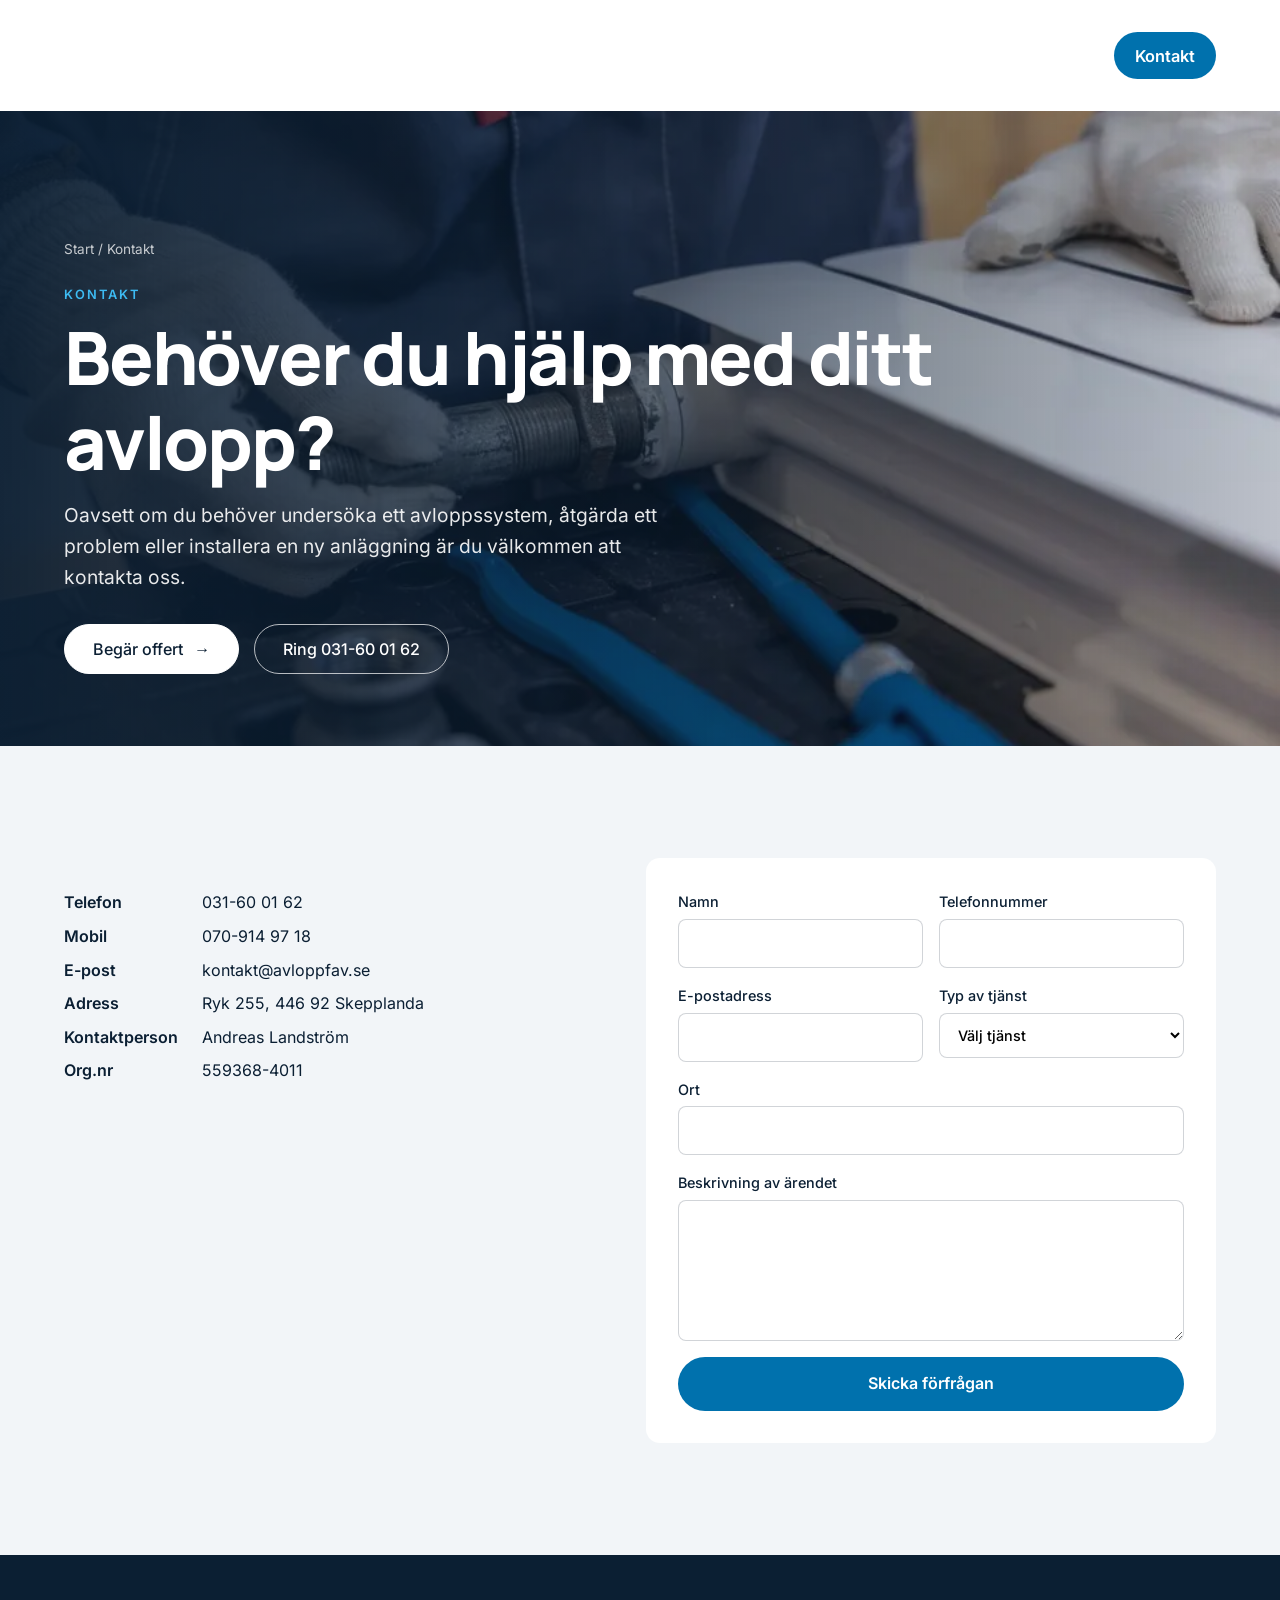
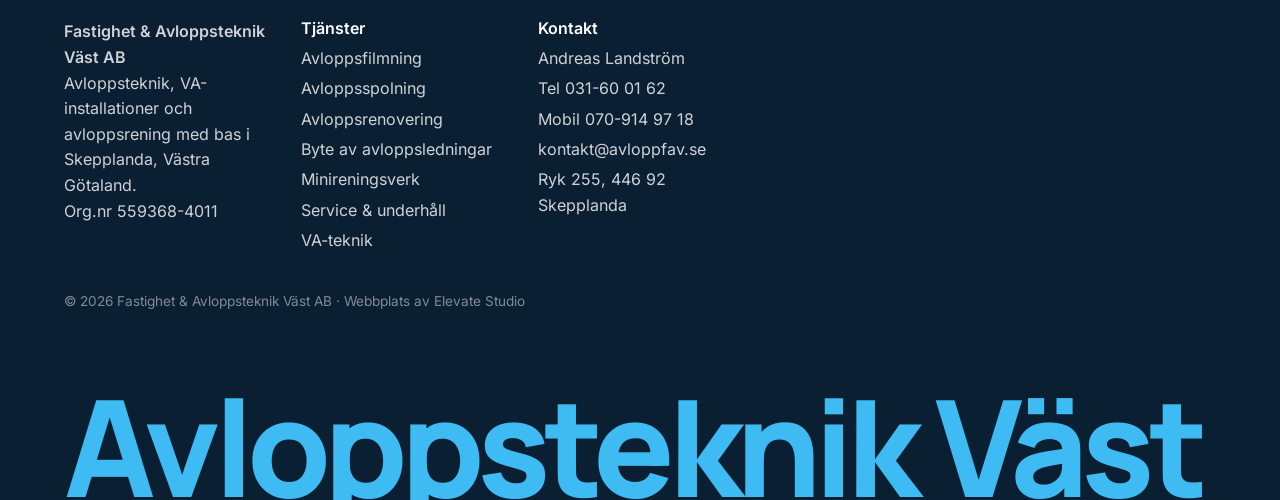
<file: kontakt.html>
<!doctype html><html lang="sv"><head><meta charset="utf-8"><meta name="viewport" content="width=device-width, initial-scale=1">
<title>Kontakt – Fastighet & Avloppsteknik Väst AB</title><meta name="description" content="Kontakta oss om avlopp.">
<link rel="preload" as="font" type="font/woff2" href="assets/fonts/inter.woff2" crossorigin><style id="css">@font-face{font-family:Inter;font-style:normal;font-weight:400 600;font-display:swap;src:url(assets/fonts/inter.woff2) format('woff2')}@font-face{font-family:Manrope;font-style:normal;font-weight:600 800;font-display:swap;src:url(assets/fonts/manrope.woff2) format('woff2')}:root{--ink:#0b1f33;--accent:#00a3e0;--bg:#fff;--soft:#f2f5f8;--radius:14px}*{box-sizing:border-box;margin:0}body{font-family:Inter,system-ui,sans-serif;color:var(--ink);background:var(--bg);line-height:1.6}h1,h2,h3,.logo{font-family:Manrope,sans-serif;font-weight:800;line-height:1.15}a{color:inherit;text-decoration:none}img{max-width:100%;display:block}.demo-banner{position:fixed;inset:auto 0 0 0;z-index:100;background:#ffd400;color:#000;text-align:center;font-weight:600;padding:.5rem 1rem;font-size:.9rem}.site-header{position:fixed;top:0;left:0;right:0;z-index:50;display:flex;align-items:center;justify-content:space-between;padding:1.1rem 5vw;color:#fff;transition:.3s}.site-header.solid{background:#fff;color:var(--ink);box-shadow:0 2px 20px #0001;padding:.7rem 5vw}.logo{display:flex;gap:.5rem;align-items:center;font-size:1.4rem}.nav{display:flex;gap:2rem;align-items:center;font-weight:500}.burger{display:none;background:none;border:0;color:inherit;font-size:1.6rem}.btn{display:inline-block;background:var(--accent);color:#fff;padding:.9rem 1.6rem;border-radius:999px;font-weight:600;transition:transform .2s}.btn:hover{transform:translateY(-2px)}.btn-sm{padding:.5rem 1.1rem}.btn-outline{background:none;border:2px solid var(--ink);color:var(--ink)}.hero{position:relative;height:100vh;min-height:560px;display:flex;align-items:flex-end;color:#fff;overflow:hidden}.hero-media{position:absolute;inset:0;width:100%;height:100%;object-fit:cover}.hero-overlay{position:absolute;inset:0;background:linear-gradient(0deg,#0b1f33cc,#0b1f3322 60%)}.hero-content{position:relative;padding:0 5vw 14vh;max-width:900px}.hero h1{font-size:clamp(2.4rem,6vw,4.8rem);margin:.5rem 0 2rem}.eyebrow{text-transform:uppercase;letter-spacing:.15em;font-size:.8rem;font-weight:600;color:var(--accent)}.section{padding:7rem 5vw}.section h2,.split h2{font-size:clamp(1.8rem,4vw,2.8rem);margin-bottom:2.5rem}.grid-3{display:grid;grid-template-columns:repeat(auto-fit,minmax(260px,1fr));gap:1.5rem}.card{background:var(--soft);padding:2rem;border-radius:var(--radius)}.card h3{margin-bottom:.6rem}.stats{display:grid;grid-template-columns:repeat(auto-fit,minmax(180px,1fr));gap:2rem;background:var(--ink);color:#fff;padding:5rem 5vw;text-align:center}.count{font-family:Manrope;font-weight:800;font-size:3rem;color:var(--accent)}.project{position:relative;border-radius:var(--radius);overflow:hidden;aspect-ratio:4/5}.project img{width:100%;height:100%;object-fit:cover;transition:transform .6s}.project:hover img{transform:scale(1.06)}.project div{position:absolute;inset:auto 0 0 0;padding:1.5rem;color:#fff;background:linear-gradient(0deg,#000a,#0000)}.project span{font-size:.8rem;text-transform:uppercase;letter-spacing:.1em}.split{display:grid;grid-template-columns:1fr 1fr;gap:4rem;align-items:center;padding:7rem 5vw;background:var(--soft)}.split p{margin-bottom:1.5rem}.split img{border-radius:var(--radius)}.news{list-style:none;padding:0}.news li{display:flex;gap:2rem;padding:1.4rem 0;border-bottom:1px solid #0002}.news time{color:#0008;min-width:110px}.news a:hover{color:var(--accent)}.footer{display:grid;grid-template-columns:repeat(auto-fit,minmax(200px,1fr));gap:2rem;background:var(--ink);color:#fffc;padding:4rem 5vw 6rem}.footer a{display:block;margin:.3rem 0}.footer h4{color:#fff;margin-bottom:.5rem}.fine{grid-column:1/-1;font-size:.85rem;opacity:.6}.reveal{opacity:0;transform:translateY(30px);transition:opacity .8s,transform .8s}.reveal.visible{opacity:1;transform:none}@media (max-width:800px){.nav{display:none;position:absolute;top:100%;left:0;right:0;flex-direction:column;background:#fff;color:var(--ink);padding:1.5rem}.nav.open{display:flex}.burger{display:block}.split{grid-template-columns:1fr}}.hero{align-items:center}.hero-overlay{background:linear-gradient(90deg,#0b1f33f0 0%,#0b1f33aa 45%,#0b1f3322 100%),linear-gradient(0deg,#0b1f33cc,#0000 40%)}.hero-content{padding:0 5vw;max-width:1200px}.hero-title{font-size:clamp(3.2rem,11vw,9.5rem);line-height:.92;letter-spacing:-.04em;margin:1rem 0 1.5rem;text-transform:uppercase}.hero-title span{display:block}.hero-title .accent{color:transparent;-webkit-text-stroke:2px #fff}.hero-lead{font-size:clamp(1.05rem,1.6vw,1.35rem);max-width:560px;opacity:.9;margin-bottom:2.2rem}.hero-cta{display:flex;gap:1rem;flex-wrap:wrap}.btn-lg{padding:1.1rem 2rem;font-size:1.05rem}.btn-ghost{background:#fff1;border:2px solid #fff8;backdrop-filter:blur(6px)}.hero-in{opacity:0;transform:translateY(40px);animation:heroIn .9s cubic-bezier(.2,.7,.2,1) forwards;animation-delay:var(--d)}@keyframes heroIn{to{opacity:1;transform:none}}.scroll-cue{position:absolute;bottom:5.5rem;left:50%;width:28px;height:46px;border:2px solid #fffa;border-radius:20px;transform:translateX(-50%)}.scroll-cue span{position:absolute;left:50%;top:8px;width:4px;height:8px;margin-left:-2px;background:#fff;border-radius:2px;animation:cue 1.6s infinite}@keyframes cue{to{transform:translateY(16px);opacity:0}}@media (prefers-reduced-motion:reduce){.hero-in{animation:none;opacity:1;transform:none}}.hero-title .accent{color:var(--accent);-webkit-text-stroke:0}.hero-title{text-transform:none;letter-spacing:-.035em;font-size:clamp(2.8rem,8vw,7rem)}.demo-banner{display:none}.logo img{width:36px;height:36px;object-fit:contain}.site-header:not(.solid) .logo img{filter:brightness(0) invert(1)}.intro{max-width:640px;margin:-1.5rem 0 2.5rem;color:#0b1f33b3}.section .eyebrow{margin-bottom:.6rem}.project{aspect-ratio:3/4}.project p{font-size:.92rem;opacity:.85;margin-top:.4rem}.project div{background:linear-gradient(0deg,#000c 30%,#0000)}.card.wide{margin-top:1.5rem}.split-rev{background:#fff}.split h2{margin-bottom:1.2rem}.why{background:var(--ink);color:#fff;padding:6rem 5vw}.why h2{font-size:clamp(1.8rem,4vw,2.8rem);margin:.6rem 0 3rem}.why-grid{display:grid;grid-template-columns:repeat(auto-fit,minmax(220px,1fr));gap:2.5rem}.why-grid div{border-top:2px solid var(--accent);padding-top:1.2rem}.why-grid p{opacity:.75;margin-top:.5rem}.steps{list-style:none;padding:0;display:grid;grid-template-columns:repeat(auto-fit,minmax(220px,1fr));gap:2rem}.steps span{font-family:Manrope;font-weight:800;font-size:2.6rem;color:var(--accent);display:block;line-height:1}.steps h3{margin:.8rem 0 .4rem}.faq{max-width:900px;padding-top:2rem}.faq details{border-bottom:1px solid #0002;padding:1.2rem 0}.faq summary{cursor:pointer;font-family:Manrope;font-weight:600;font-size:1.15rem;list-style:none;display:flex;justify-content:space-between}.faq summary::after{content:"+";font-size:1.5rem;line-height:1;color:var(--accent)}.faq details[open] summary::after{content:"–"}.faq details p{margin-top:.8rem;color:#0b1f33c0}.contact{display:grid;grid-template-columns:1fr 1.1fr;gap:4rem;padding:7rem 5vw;background:var(--soft)}.contact h2{font-size:clamp(1.8rem,4vw,2.6rem);margin:.6rem 0 1rem}.contact dl{display:grid;grid-template-columns:auto 1fr;gap:.5rem 1.5rem;margin-top:2rem}.contact dt{font-weight:600}.contact dd{margin:0}.contact dd a:hover{color:var(--accent)}.form{display:grid;grid-template-columns:1fr 1fr;gap:1rem;background:#fff;padding:2rem;border-radius:var(--radius)}.form label{display:flex;flex-direction:column;gap:.35rem;font-size:.9rem;font-weight:500}.form input,.form select,.form textarea{font:inherit;padding:.75rem .9rem;border:1px solid #0b1f3330;border-radius:8px;background:#fff}.form input:focus,.form select:focus,.form textarea:focus{outline:2px solid var(--accent);border-color:transparent}.form .full{grid-column:1/-1}.form button{border:0;cursor:pointer;font:inherit;font-weight:600}.footer{padding-bottom:4rem}@media (max-width:800px){.contact{grid-template-columns:1fr}.form{grid-template-columns:1fr}}.sec{padding:5.5rem 5vw}.sec h2{font-size:clamp(1.8rem,4vw,2.8rem);margin-bottom:2.5rem}.sec.dark{background:var(--ink);color:#fff}.sec.soft{background:var(--soft)}.wB{display:grid;grid-template-columns:1fr 1fr;gap:3rem 5rem}.wB span{font-family:Manrope;font-weight:800;font-size:4rem;color:#0b1f3315;line-height:1;display:block}.wB h3{font-size:1.5rem;margin:-.6rem 0 .5rem}.wB,.wD,.wE,.sC,.sD,.sE,.hD .bar{grid-template-columns:1fr 1fr}.hE .coll{grid-template-columns:1fr}.hE img{height:220px}.oE .imgs{height:360px}.oE .imgs img{height:260px}}.mB{min-height:75vh;background:linear-gradient(90deg,#0b1f33f5,#0b1f3360),var(--img) center/cover;color:#fff;display:flex;align-items:center;padding:4rem 5vw}.mB div{max-width:620px}.mB h2{font-size:clamp(2rem,4.5vw,3.4rem);margin:.6rem 0 1rem}.mB p{margin-bottom:2rem;opacity:.9}.sD{list-style:none;padding:0;display:grid;grid-template-columns:repeat(4,1fr);gap:0}.sD li{padding:2rem;border-left:1px solid #fff3}.sD span{font-family:Manrope;font-weight:800;font-size:5rem;line-height:1;color:var(--accent)}.sD h3{margin:1rem 0 .5rem}.sD p{opacity:.7}.fB{display:grid;grid-template-columns:1fr 1.6fr;gap:4rem}.fB h2{margin-bottom:1rem}.ftE .giant{font-family:Manrope;font-weight:800;font-size:10.5vw;line-height:.8;letter-spacing:-.05em;margin-top:3rem;color:var(--accent);white-space:nowrap}.sec .eyebrow{margin-bottom:.6rem}.wB a,.fB a{color:var(--accent)}.mB{background-size:cover;background-position:center}.ftAE{overflow:hidden;padding-bottom:0}.ftAE .giant{grid-column:1/-1;margin-top:1rem;font-size:10.5vw}.offert{display:grid;grid-template-columns:1fr 1.2fr;gap:4rem;padding:6rem 5vw;background:var(--soft)}.offert h2{font-size:clamp(1.8rem,4vw,2.6rem);margin:.6rem 0 1rem}.offert .big{display:block;font-family:Manrope;font-weight:800;font-size:2rem;color:var(--accent);margin-top:1.5rem}@media (max-width:900px){.wB,.sD{grid-template-columns:1fr 1fr}.fB,.offert{grid-template-columns:1fr}}.ftAE .giant{font-family:Manrope;font-weight:800;font-size:10.5vw;line-height:.8;letter-spacing:-.05em;color:var(--accent);white-space:nowrap;margin:3rem 0 0}.mB{min-height:75vh;color:#fff;display:flex;align-items:center;padding:5rem 5vw}.mB>div{max-width:640px}.mB h2{font-size:clamp(2rem,4.5vw,3.4rem);margin:.6rem 0 1rem}.mB p{margin-bottom:2rem;opacity:.92}.hero-cta{align-items:center;gap:2rem}.hbtn{display:inline-flex;align-items:center;gap:1.2rem;background:var(--accent);color:#fff;font-family:Manrope;font-weight:800;font-size:1.05rem;padding:1.15rem 1.6rem 1.15rem 1.8rem;border-radius:2px;transition:background .2s}.hbtn span{display:inline-block;transition:transform .2s}.hbtn:hover{background:#fff;color:var(--ink)}.hbtn:hover span{transform:translateX(5px)}.hlink{color:#fff;font-weight:500;border-bottom:1px solid #ffffff80;padding-bottom:2px}.hlink:hover{border-color:#fff}.hbtn{border-radius:999px;padding:.45rem .45rem .45rem 1.6rem;gap:1rem;font-size:1rem;box-shadow:0 8px 24px #00a3e040}.hbtn span{display:grid;place-items:center;width:2.6rem;height:2.6rem;border-radius:50%;background:#fff;color:var(--accent);font-size:1.1rem}.hbtn:hover{background:#fff;color:var(--ink);box-shadow:0 8px 24px #0003}.hbtn:hover span{background:var(--accent);color:#fff;transform:translateX(3px) rotate(-45deg)}.hlink{display:inline-flex;align-items:center;gap:.6rem;border:1px solid #ffffff40;background:#ffffff14;backdrop-filter:blur(10px);-webkit-backdrop-filter:blur(10px);border-radius:999px;padding:.95rem 1.4rem;transition:.2s}.hlink::before{content:"";width:8px;height:8px;border-radius:50%;background:#3ddc84;box-shadow:0 0 0 4px #3ddc8433}.hlink:hover{background:#ffffff26;border-color:#ffffff80}.site-header{justify-content:flex-start;gap:3rem;padding:.9rem 5vw}.site-header.solid{padding:.6rem 5vw}.logo img{width:auto;height:64px;object-fit:contain;transition:height .3s}.site-header.solid .logo img{height:52px}.nav{gap:1.6rem;font-size:1rem}.nav .btn-sm{margin-left:.4rem}@media (max-width:800px){.site-header{justify-content:space-between}.logo img{height:48px}}.hero-cta{gap:.9rem}.hbtn,.hlink{display:inline-flex;align-items:center;gap:.7rem;border-radius:999px;padding:1rem 1.75rem;font-family:Inter,sans-serif;font-weight:500;font-size:1rem;line-height:1;box-shadow:none;backdrop-filter:none;-webkit-backdrop-filter:none;transition:background .2s,color .2s,border-color .2s}.hbtn{background:#fff;color:var(--ink);border:1px solid #fff}.hbtn span{width:auto;height:auto;background:none;color:inherit;border-radius:0;font-size:1rem;transition:transform .2s}.hbtn:hover{background:var(--accent);border-color:var(--accent);color:#fff;box-shadow:none}.hbtn:hover span{background:none;color:inherit;transform:translateX(4px)}.hlink{background:transparent;color:#fff;border:1px solid #ffffffb3}.hlink::before{content:none}.hlink:hover{background:#fff;color:var(--ink);border-color:#fff}:root{--wrap:1280px;--pad-y:clamp(4.5rem,9vw,8rem);--h2:clamp(2rem,3.6vw,3rem);--gap:clamp(1.25rem,2.5vw,2rem);--line:#0b1f331f}.wrap{max-width:var(--wrap);margin:0 auto;padding:0 5vw;box-sizing:content-box}@media (min-width:1500px){.wrap{padding:0 2rem}}.blk{padding:var(--pad-y) 0;background:#fff;color:var(--ink)}.blk.soft{background:var(--soft)}.blk.dark{background:var(--ink);color:#fff}.blk.img{background-size:cover;background-position:center;color:#fff;padding:calc(var(--pad-y)*1.25) 0}.blk h2{font-size:var(--h2);letter-spacing:-.025em;line-height:1.1;margin:0}.blk .eyebrow{margin:0 0 .9rem}.blk-head{display:grid;grid-template-columns:1fr 1fr;gap:var(--gap) 4rem;align-items:end;margin-bottom:clamp(2.5rem,5vw,4rem)}.blk-head>p{color:#0b1f33b3;font-size:1.08rem;max-width:520px;justify-self:end}.blk-head:only-child,.blk-head:has(>div:only-child){grid-template-columns:1fr}.num{display:block;font-family:Manrope;font-weight:800;font-size:clamp(2.6rem,4vw,3.6rem);line-height:1;color:var(--accent);margin-bottom:1.2rem}.site-header{justify-content:space-between;gap:2rem;padding:1.1rem 5vw;min-height:96px}.site-header.solid{padding:.7rem 5vw;min-height:80px}.logo img{height:76px}.site-header.solid .logo img{height:60px}.nav{gap:1.1rem;font-size:1.02rem}.nav>a,.nav .dd>a{padding:.35rem .25rem}.nav .btn-sm{margin-left:.6rem;padding:.65rem 1.3rem}.scroll-cue{display:none!important}.hero-videos{position:absolute;inset:0}.hero-videos .hero-media{opacity:0;transition:opacity .9s ease}.hero-videos .hero-media.on{opacity:1}.hero-content.wrap{position:relative;width:100%;padding-top:6rem;padding-bottom:0;max-width:var(--wrap)}.hero-dots{position:absolute;right:5vw;bottom:4.5rem;display:flex;gap:.5rem;z-index:2}.hero-dots button{width:28px;height:4px;border:0;border-radius:2px;background:#ffffff59;cursor:pointer;padding:0;transition:.3s}.hero-dots button.on{background:#fff;width:48px}.svc-grid{display:grid;grid-template-columns:repeat(3,1fr);gap:var(--gap)}.svc-card{display:flex;flex-direction:column}.svc-card .ph{border-radius:var(--radius);overflow:hidden;aspect-ratio:4/3;margin-bottom:1.3rem;background:var(--soft)}.svc-card img{width:100%;height:100%;object-fit:cover;transition:transform .6s}.svc-card:hover img{transform:scale(1.05)}.svc-card h3{font-size:1.3rem;margin-bottom:.5rem}.svc-card p{color:#0b1f33b3;font-size:.98rem;flex:1}.more{display:inline-block;margin-top:1rem;font-weight:600;color:var(--accent)}.svc-card:hover h3{color:var(--accent)}.svc-wide{display:flex;justify-content:space-between;align-items:center;gap:2rem;margin-top:calc(var(--gap)*1.5);padding:2rem 0 0;border-top:1px solid var(--line)}.svc-wide h3{font-size:1.3rem;margin-bottom:.4rem}.svc-wide p{color:#0b1f33b3;max-width:720px}.svc-wide .more{margin:0;white-space:nowrap}.about{display:grid;grid-template-columns:1.05fr 1fr;gap:clamp(3rem,6vw,6rem);align-items:center}.about-media{position:relative;aspect-ratio:1/1}.about-media img{position:absolute;object-fit:cover;border-radius:var(--radius)}.about-media .a1{inset:0 18% 22% 0;width:82%;height:78%}.about-media .a2{right:0;bottom:0;width:52%;height:52%;border:8px solid var(--soft);box-sizing:border-box}.about-media .badge{position:absolute;left:6%;bottom:6%;background:var(--accent);color:#fff;padding:1.1rem 1.4rem;border-radius:10px;display:flex;flex-direction:column}.about-media .badge strong{font-family:Manrope;font-size:1.35rem}.about-media .badge span{font-size:.85rem;opacity:.9}.about-text h2{margin-bottom:1.5rem}.about-text .big{font-size:1.25rem;line-height:1.5;font-weight:500;margin-bottom:1rem}.about-text p{color:#0b1f33c7;margin-bottom:1rem}.about-facts{display:grid;grid-template-columns:repeat(3,1fr);gap:1rem;margin:2rem 0;padding:1.5rem 0;border-top:1px solid var(--line);border-bottom:1px solid var(--line)}.about-facts dt{font-size:.75rem;text-transform:uppercase;letter-spacing:.12em;color:#0b1f3380;margin-bottom:.3rem}.about-facts dd{margin:0;font-family:Manrope;font-weight:800;font-size:1.05rem}.btn-line{font-weight:600;color:var(--ink);border-bottom:2px solid var(--accent);padding-bottom:3px}.btn-line:hover{color:var(--accent)}.num-grid{list-style:none;padding:0;margin:0;display:grid;grid-template-columns:repeat(4,1fr);gap:var(--gap)}.num-grid>*{padding-top:1.6rem;border-top:1px solid var(--line)}.num-grid h3{font-size:1.2rem;margin-bottom:.5rem}.num-grid p{color:#0b1f33b3;font-size:.98rem}.blk.dark .num-grid>*{border-color:#ffffff26}.blk.dark .num-grid p{color:#ffffffb3}.img-text{max-width:620px}.img-text h2{margin-bottom:1.2rem}.img-text p{opacity:.9;margin-bottom:2rem;font-size:1.08rem}.blk .fB{display:grid;grid-template-columns:1fr 1.6fr;gap:clamp(2rem,6vw,6rem)}.blk .fB header p{margin-top:1rem;color:#0b1f33b3}.blk .fB header a{color:var(--accent)}.blk .faq{max-width:none;padding:0}.blk .faq details:first-child{border-top:1px solid var(--line)}.offert{display:grid;grid-template-columns:1fr 1.15fr;gap:clamp(2rem,6vw,6rem);padding:0;background:none}.offert h2{margin-bottom:1rem}.offert>div>p{color:#0b1f33b3}.kdl{display:grid;grid-template-columns:auto 1fr;gap:.6rem 1.5rem;margin-top:2rem}.kdl dt{font-weight:600}.kdl dd{margin:0}.kdl a:hover{color:var(--accent)}.blk .form{box-shadow:0 1px 0 var(--line)}@media (max-width:900px){.blk-head,.about,.blk .fB,.offert{grid-template-columns:1fr}.blk-head>p{justify-self:start}.svc-grid{grid-template-columns:1fr 1fr}.num-grid{grid-template-columns:1fr 1fr}.svc-wide{flex-direction:column;align-items:flex-start}.site-header{min-height:72px}.logo img{height:54px}}@media (max-width:560px){.svc-grid,.num-grid,.about-facts{grid-template-columns:1fr}}.ft-h{font-size:1rem;font-family:Inter,sans-serif;font-weight:600;color:#fff;margin:0 0 .5rem}.hero-still{z-index:0}.hero-videos video{z-index:1}.logo img{width:auto}:root{--accent:#0071ad}.hero,.blk.dark,.blk.img,.footer,.page-hero,.why,.side-card:not(.light),.sec.dark{--accent:#3dbbf2}.hero .eyebrow,.page-hero .eyebrow{color:var(--accent)}.hbtn:hover{background:#3dbbf2;border-color:#3dbbf2;color:#0b1f33}.hero-in{animation:none;opacity:1;transform:none}img{height:auto}.facts span,.about-facts dt{color:#4b5b6b}.split img{aspect-ratio:4/3;object-fit:cover;width:100%}.gallery img{height:auto}.btn:not(.btn-outline):not(.btn-ghost):not(.btn-outline-light){background:#0071ad;color:#fff}.btn:not(.btn-outline):not(.btn-ghost):not(.btn-outline-light):hover{background:#005a8c}.site-header.always{position:sticky}.dd{position:relative}.dd-menu{display:none;position:absolute;top:100%;left:-1rem;background:#fff;color:var(--ink);min-width:240px;padding:.6rem 0;border-radius:10px;box-shadow:0 12px 40px #0b1f3322}.dd-menu a{display:block;padding:.5rem 1.2rem}.dd-menu a:hover{background:var(--soft);color:var(--accent)}.dd:hover .dd-menu,.dd:focus-within .dd-menu{display:block}.page-hero{position:relative;min-height:62vh;display:flex;align-items:flex-end;color:#fff;background-size:cover;background-position:center}.page-hero-in{padding:8rem 5vw 4.5rem;max-width:1000px}.page-hero h1{font-size:clamp(2.4rem,6vw,4.6rem);letter-spacing:-.03em;margin:.6rem 0 1rem}.page-hero .lead{font-size:clamp(1.05rem,1.5vw,1.3rem);max-width:640px;opacity:.9;margin-bottom:2rem}.crumbs{font-size:.85rem;opacity:.75;margin-bottom:1.5rem}.crumbs a:hover{color:var(--accent)}.svc{display:grid;grid-template-columns:1.6fr 1fr;gap:4rem;padding:6rem 5vw}.svc-main h2{font-size:2rem;margin-bottom:1.2rem}.svc-main p{margin-bottom:1rem;font-size:1.08rem}.svc-main h3{margin:2rem 0 1rem}.checks{list-style:none;padding:0;display:grid;gap:.7rem}.checks li{padding-left:2rem;position:relative}.checks li::before{content:"";position:absolute;left:0;top:.45em;width:1.1rem;height:.6rem;border-left:3px solid var(--accent);border-bottom:3px solid var(--accent);transform:rotate(-45deg)}.checks.cols{grid-template-columns:repeat(auto-fit,minmax(260px,1fr))}.side-card{background:var(--ink);color:#fff;padding:2rem;border-radius:var(--radius);display:flex;flex-direction:column;gap:.4rem;margin-bottom:1.5rem}.side-card h3{margin-bottom:.4rem}.side-card .big{font-family:Manrope;font-weight:800;font-size:1.8rem;color:var(--accent)}.side-card .btn{margin-top:1rem;text-align:center}.side-card.light{background:var(--soft);color:var(--ink)}.side-card.light a{padding:.45rem 0;border-bottom:1px solid #0b1f3315}.side-card.light a:hover{color:var(--accent)}.cta-band{display:flex;justify-content:space-between;align-items:center;gap:2rem;flex-wrap:wrap;background:var(--accent);color:#fff;padding:4rem 5vw}.cta-band h2{font-size:clamp(1.6rem,3vw,2.4rem)}.cta-band .btn{background:#fff;color:var(--ink)}.btn-outline-light{background:none!important;color:#fff!important;border:2px solid #fff}.svc-list{display:grid;gap:2rem}.svc-row{display:grid;grid-template-columns:380px 1fr;gap:2.5rem;align-items:center;padding-bottom:2rem;border-bottom:1px solid #0b1f3318}.svc-row img{border-radius:var(--radius);aspect-ratio:4/3;object-fit:cover;width:100%}.svc-row span{color:var(--accent);font-family:Manrope;font-weight:800}.svc-row h2{font-size:1.8rem;margin:.3rem 0 .6rem}.svc-row em{font-style:normal;font-weight:600;color:var(--accent);display:inline-block;margin-top:.8rem}.svc-row:hover h2{color:var(--accent)}.facts{display:grid;grid-template-columns:repeat(auto-fit,minmax(200px,1fr));border-top:2px solid var(--ink)}.facts div{padding:1.5rem 1.5rem 1.5rem 0}.facts span{display:block;font-size:.8rem;text-transform:uppercase;letter-spacing:.12em;color:#4b5b6b}.facts strong{font-family:Manrope;font-size:1.5rem}.gallery{display:grid;grid-template-columns:repeat(4,1fr);gap:.5rem;padding:0 5vw 6rem}.gallery img{aspect-ratio:1;object-fit:cover;border-radius:8px}.map{width:100%;height:280px;border:0;border-radius:var(--radius);margin-top:2rem}@media (max-width:900px){.svc,.svc-row{grid-template-columns:1fr}.gallery{grid-template-columns:repeat(2,1fr)}.dd-menu{position:static;box-shadow:none;display:block;padding:0 0 0 1rem}}</style><link rel="preload" as="image" href="assets/img/service-960.webp" fetchpriority="high"></head><body><header class="site-header solid always" id="header">
<a class="logo" href="index.html"><img src="assets/img/logo.webp" alt="Fastighet &amp; Avloppsteknik Väst AB" width="231" height="122"></a>
<nav class="nav" id="nav"><div class="dd"><a href="tjanster.html">Tjänster ▾</a><div class="dd-menu"><a href="tjanster/avloppsfilmning.html">Avloppsfilmning</a><a href="tjanster/avloppsspolning.html">Avloppsspolning</a><a href="tjanster/avloppsrenovering.html">Avloppsrenovering</a><a href="tjanster/byte-av-avloppsledningar.html">Byte av avloppsledningar</a><a href="tjanster/minireningsverk.html">Minireningsverk</a><a href="tjanster/service-och-underhall.html">Service & underhåll</a><a href="tjanster/va-teknik.html">VA-teknik</a></div></div>
<a href="om-oss.html">Om oss</a><a href="minireningsverk.html">Minireningsverk</a><a href="vanliga-fragor.html">Frågor</a><a href="kontakt.html" class="btn btn-sm">Kontakt</a></nav>
<button class="burger" id="burger" aria-label="Meny">☰</button></header><main id="main"><section class="page-hero" style="background-image:linear-gradient(90deg,#0b1f33f2,#0b1f3399 55%,#0b1f3340),url(assets/img/service-960.webp)"><div class="page-hero-in">
<nav class="crumbs"><a href="index.html">Start</a> / Kontakt</nav><p class="eyebrow">Kontakt</p><h1>Behöver du hjälp med ditt avlopp?</h1><p class="lead">Oavsett om du behöver undersöka ett avloppssystem, åtgärda ett problem eller installera en ny anläggning är du välkommen att kontakta oss.</p>
<div class="hero-cta"><a href="#offert" class="hbtn">Begär offert <span>→</span></a><a href="tel:+4631600162" class="hlink">Ring 031-60 01 62</a></div></div></section><section class="contact" id="offert"><div class="reveal"><dl><dt>Telefon</dt><dd><a href="tel:+4631600162">031-60 01 62</a></dd><dt>Mobil</dt><dd><a href="tel:+46709149718">070-914 97 18</a></dd><dt>E-post</dt><dd><a href="mailto:kontakt@avloppfav.se">kontakt@avloppfav.se</a></dd><dt>Adress</dt><dd>Ryk 255, 446 92 Skepplanda</dd><dt>Kontaktperson</dt><dd>Andreas Landström</dd><dt>Org.nr</dt><dd>559368-4011</dd></dl>
<iframe class="map" title="Karta Skepplanda" loading="lazy" src="https://www.openstreetmap.org/export/embed.html?bbox=12.00%2C57.95%2C12.12%2C58.00&amp;layer=mapnik"></iframe></div><div class="reveal"><form class="form" data-mailto="kontakt@avloppfav.se">
<label>Namn<input name="Namn" required></label><label>Telefonnummer<input name="Telefon" type="tel"></label>
<label>E-postadress<input name="E-post" type="email" required></label><label>Typ av tjänst<select name="Tjänst"><option value="">Välj tjänst</option><option>Avloppsfilmning</option><option>Avloppsspolning</option><option>Avloppsrenovering</option><option>Byte av avloppsledningar</option><option>Minireningsverk</option><option>Service & underhåll</option><option>VA-teknik</option><option>Övrigt</option></select></label>
<label class="full">Ort<input name="Ort"></label><label class="full">Beskrivning av ärendet<textarea name="Beskrivning" rows="5"></textarea></label>
<button class="btn full" type="submit">Skicka förfrågan</button></form></div></section></main><footer class="footer ftAE"><div><strong>Fastighet &amp; Avloppsteknik Väst AB</strong><p>Avloppsteknik, VA-installationer och avloppsrening med bas i Skepplanda, Västra Götaland.</p><p>Org.nr 559368-4011</p></div>
<div><h2 class="ft-h">Tjänster</h2><a href="tjanster/avloppsfilmning.html">Avloppsfilmning</a><a href="tjanster/avloppsspolning.html">Avloppsspolning</a><a href="tjanster/avloppsrenovering.html">Avloppsrenovering</a><a href="tjanster/byte-av-avloppsledningar.html">Byte av avloppsledningar</a><a href="tjanster/minireningsverk.html">Minireningsverk</a><a href="tjanster/service-och-underhall.html">Service & underhåll</a><a href="tjanster/va-teknik.html">VA-teknik</a></div>
<div><h2 class="ft-h">Kontakt</h2><p>Andreas Landström</p><a href="tel:+4631600162">Tel 031-60 01 62</a><a href="tel:+46709149718">Mobil 070-914 97 18</a><a href="mailto:kontakt@avloppfav.se">kontakt@avloppfav.se</a><p>Ryk 255, 446 92 Skepplanda</p></div>
<p class="fine">© 2026 Fastighet &amp; Avloppsteknik Väst AB · Webbplats av Elevate Studio</p><div class="giant">Avloppsteknik Väst</div></footer>
<script src="script.js"></script></body></html>
</file>
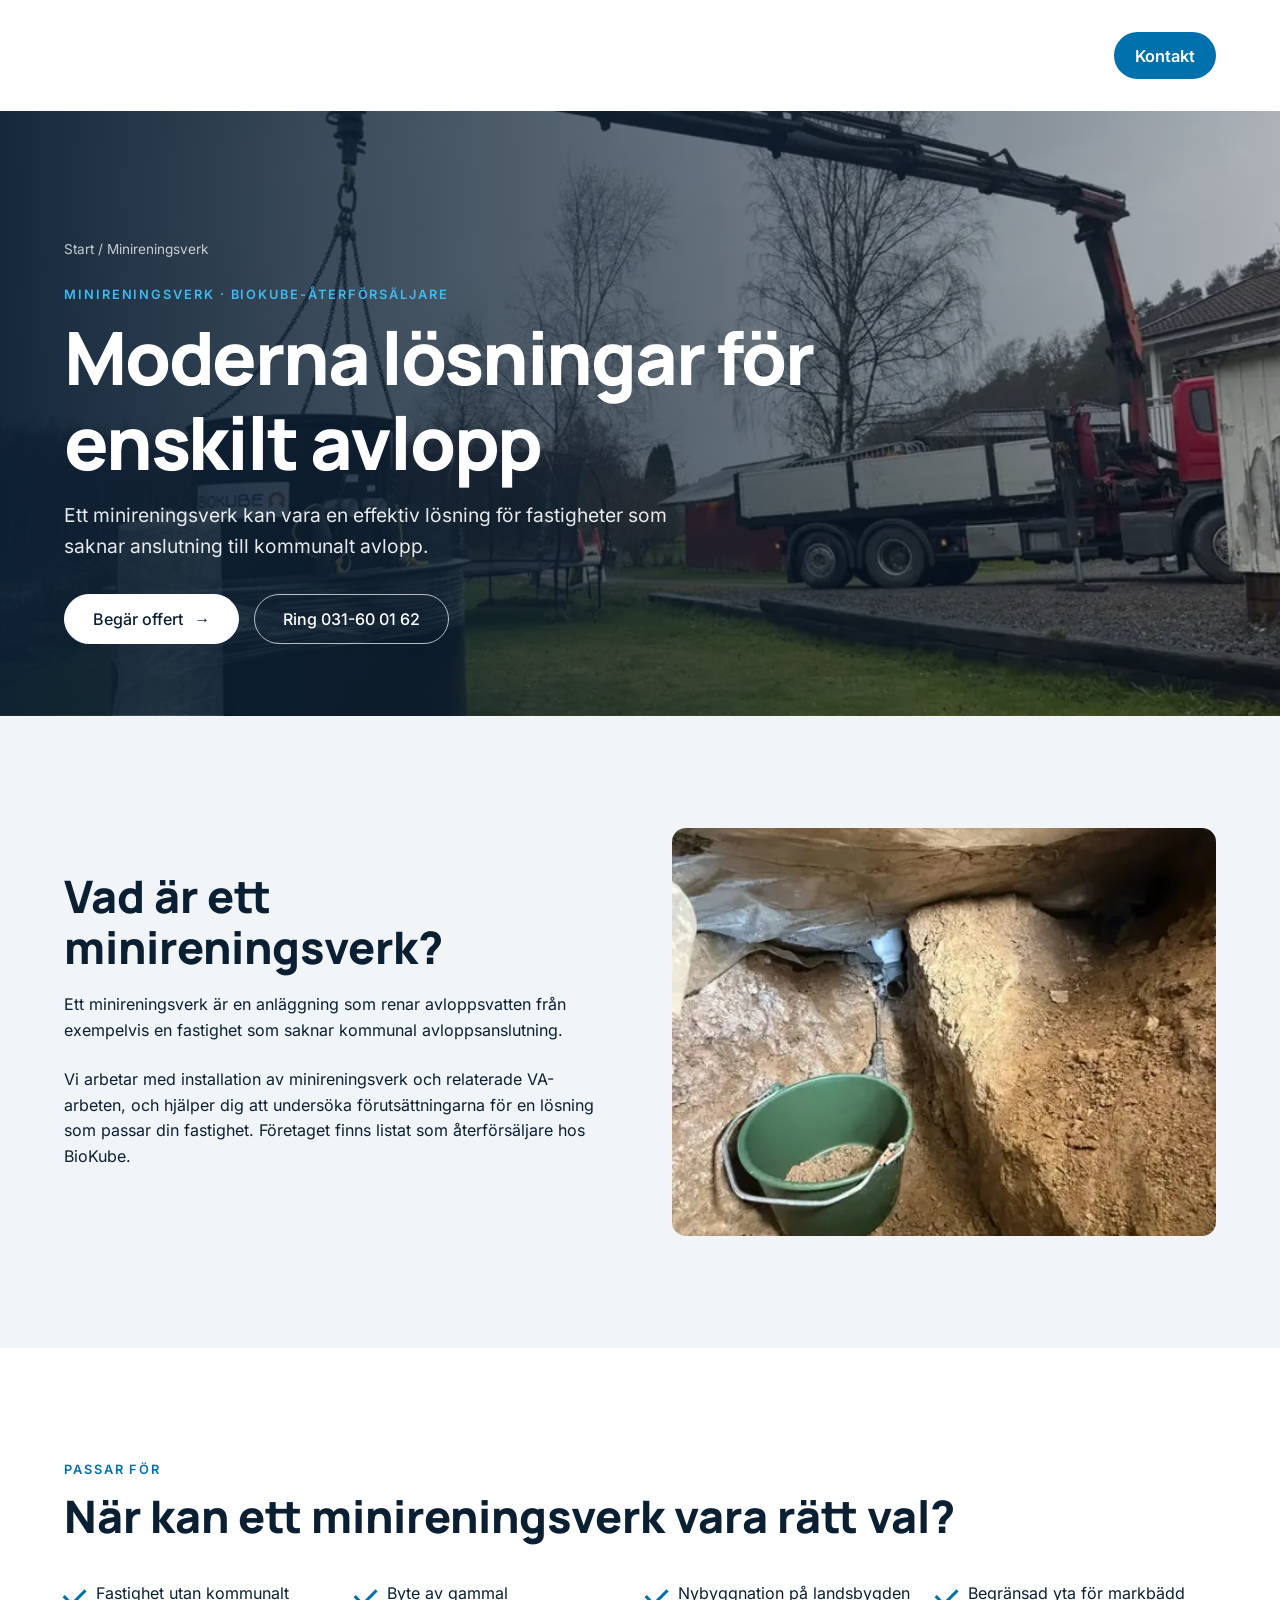
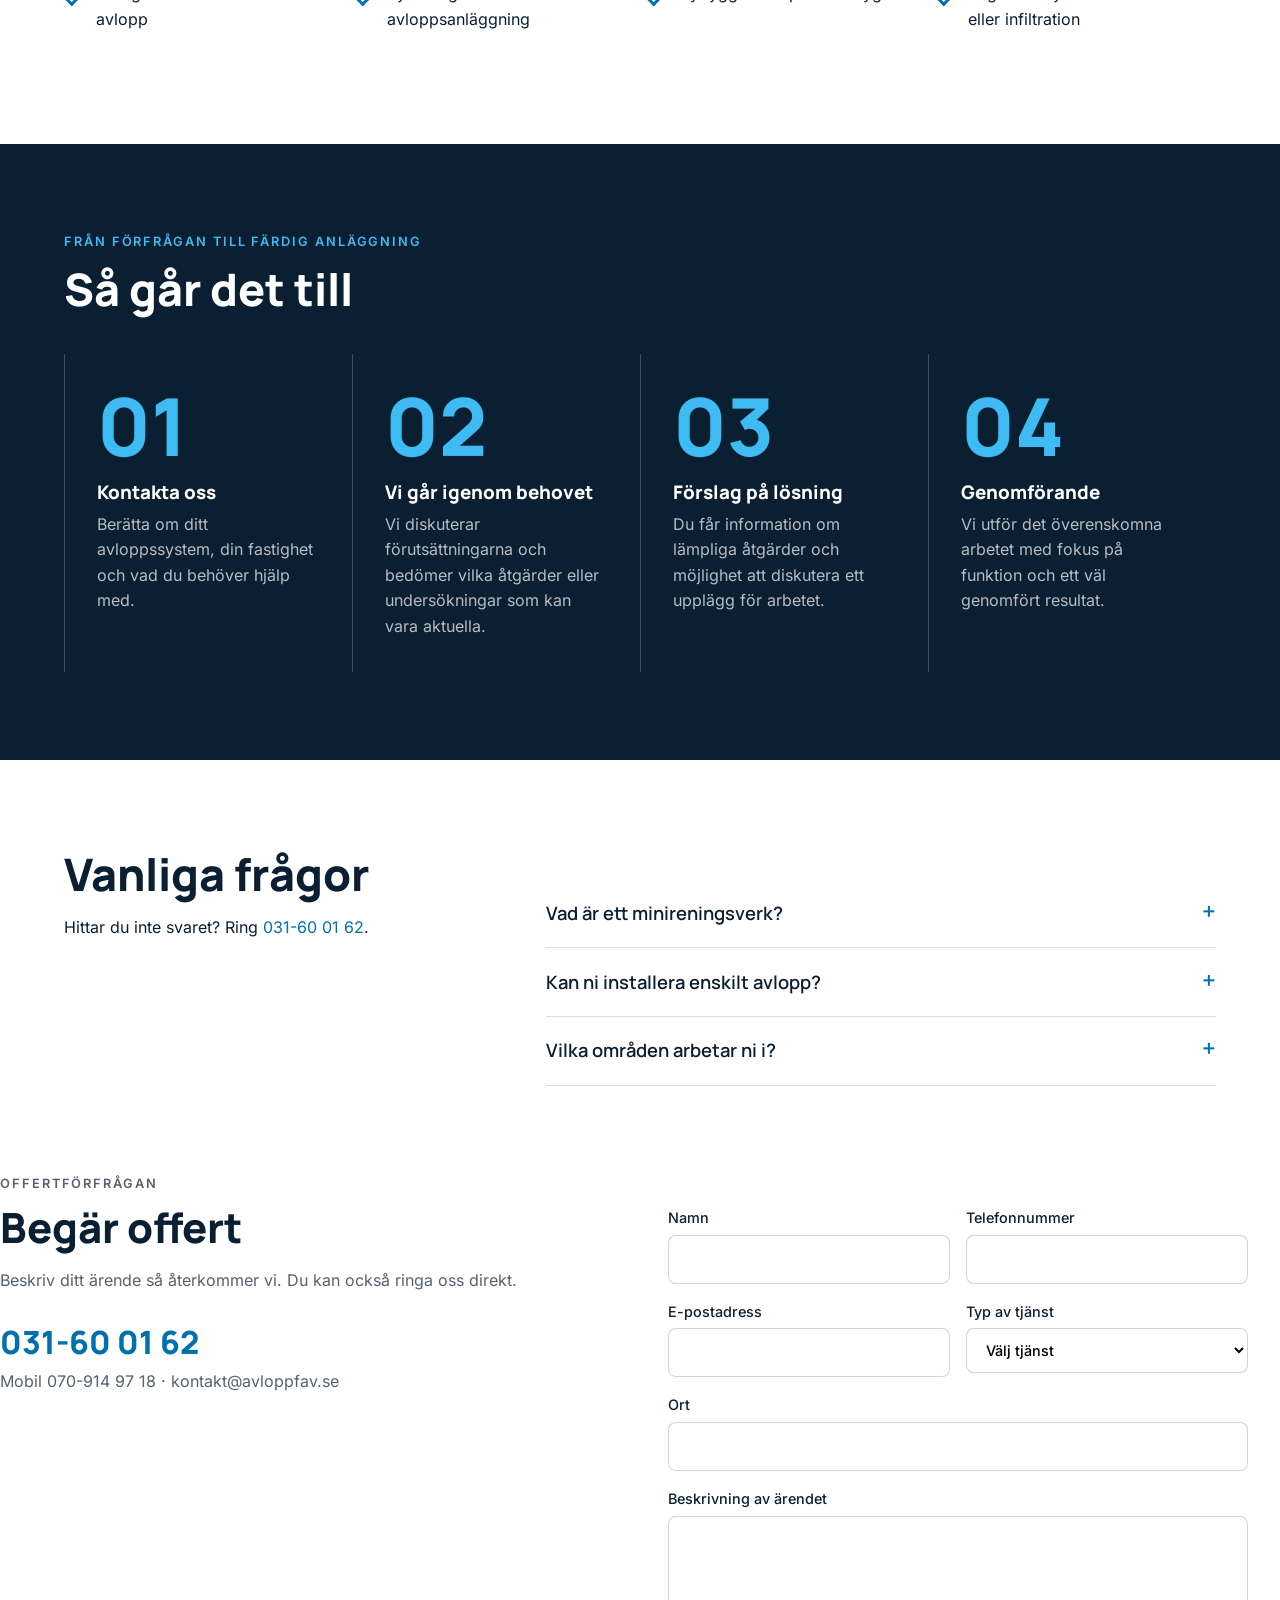
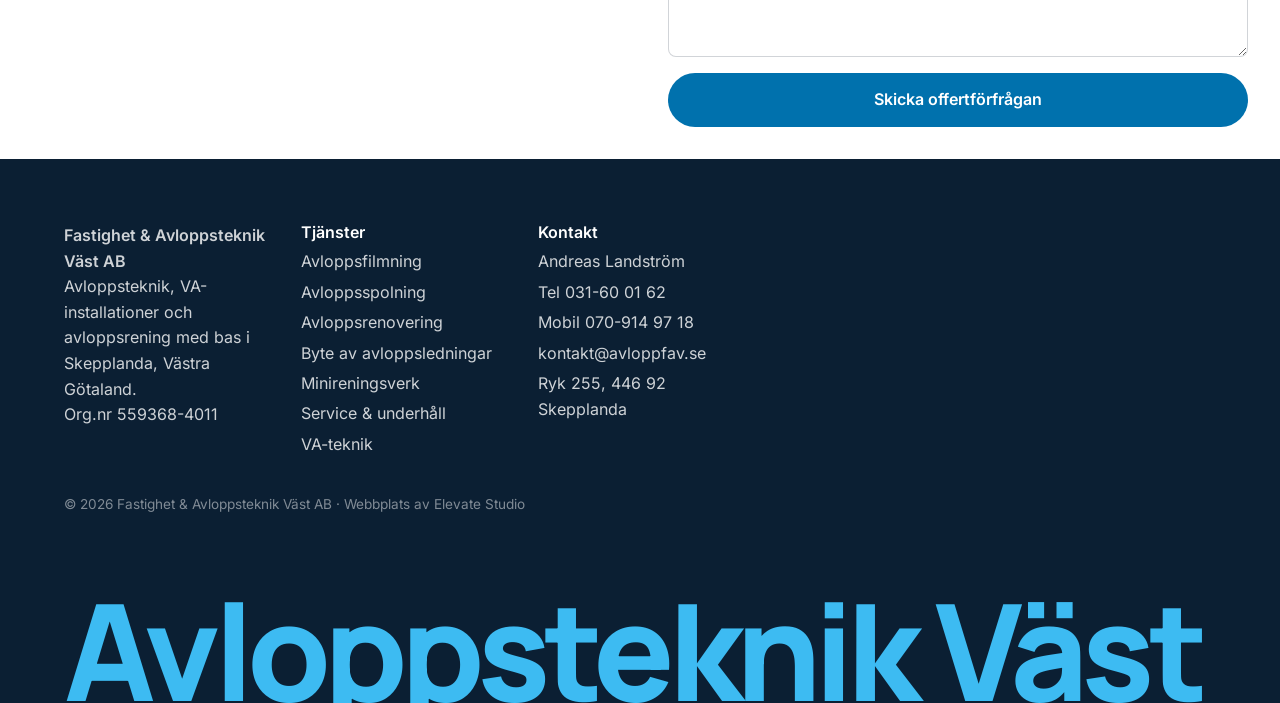
<file: minireningsverk.html>
<!doctype html><html lang="sv"><head><meta charset="utf-8"><meta name="viewport" content="width=device-width, initial-scale=1">
<title>Minireningsverk – Fastighet & Avloppsteknik Väst AB</title><meta name="description" content="Installation av minireningsverk. BioKube-återförsäljare.">
<link rel="preload" as="font" type="font/woff2" href="assets/fonts/inter.woff2" crossorigin><style id="css">@font-face{font-family:Inter;font-style:normal;font-weight:400 600;font-display:swap;src:url(assets/fonts/inter.woff2) format('woff2')}@font-face{font-family:Manrope;font-style:normal;font-weight:600 800;font-display:swap;src:url(assets/fonts/manrope.woff2) format('woff2')}:root{--ink:#0b1f33;--accent:#00a3e0;--bg:#fff;--soft:#f2f5f8;--radius:14px}*{box-sizing:border-box;margin:0}body{font-family:Inter,system-ui,sans-serif;color:var(--ink);background:var(--bg);line-height:1.6}h1,h2,h3,.logo{font-family:Manrope,sans-serif;font-weight:800;line-height:1.15}a{color:inherit;text-decoration:none}img{max-width:100%;display:block}.demo-banner{position:fixed;inset:auto 0 0 0;z-index:100;background:#ffd400;color:#000;text-align:center;font-weight:600;padding:.5rem 1rem;font-size:.9rem}.site-header{position:fixed;top:0;left:0;right:0;z-index:50;display:flex;align-items:center;justify-content:space-between;padding:1.1rem 5vw;color:#fff;transition:.3s}.site-header.solid{background:#fff;color:var(--ink);box-shadow:0 2px 20px #0001;padding:.7rem 5vw}.logo{display:flex;gap:.5rem;align-items:center;font-size:1.4rem}.nav{display:flex;gap:2rem;align-items:center;font-weight:500}.burger{display:none;background:none;border:0;color:inherit;font-size:1.6rem}.btn{display:inline-block;background:var(--accent);color:#fff;padding:.9rem 1.6rem;border-radius:999px;font-weight:600;transition:transform .2s}.btn:hover{transform:translateY(-2px)}.btn-sm{padding:.5rem 1.1rem}.btn-outline{background:none;border:2px solid var(--ink);color:var(--ink)}.hero{position:relative;height:100vh;min-height:560px;display:flex;align-items:flex-end;color:#fff;overflow:hidden}.hero-media{position:absolute;inset:0;width:100%;height:100%;object-fit:cover}.hero-overlay{position:absolute;inset:0;background:linear-gradient(0deg,#0b1f33cc,#0b1f3322 60%)}.hero-content{position:relative;padding:0 5vw 14vh;max-width:900px}.hero h1{font-size:clamp(2.4rem,6vw,4.8rem);margin:.5rem 0 2rem}.eyebrow{text-transform:uppercase;letter-spacing:.15em;font-size:.8rem;font-weight:600;color:var(--accent)}.section{padding:7rem 5vw}.section h2,.split h2{font-size:clamp(1.8rem,4vw,2.8rem);margin-bottom:2.5rem}.grid-3{display:grid;grid-template-columns:repeat(auto-fit,minmax(260px,1fr));gap:1.5rem}.card{background:var(--soft);padding:2rem;border-radius:var(--radius)}.card h3{margin-bottom:.6rem}.stats{display:grid;grid-template-columns:repeat(auto-fit,minmax(180px,1fr));gap:2rem;background:var(--ink);color:#fff;padding:5rem 5vw;text-align:center}.count{font-family:Manrope;font-weight:800;font-size:3rem;color:var(--accent)}.project{position:relative;border-radius:var(--radius);overflow:hidden;aspect-ratio:4/5}.project img{width:100%;height:100%;object-fit:cover;transition:transform .6s}.project:hover img{transform:scale(1.06)}.project div{position:absolute;inset:auto 0 0 0;padding:1.5rem;color:#fff;background:linear-gradient(0deg,#000a,#0000)}.project span{font-size:.8rem;text-transform:uppercase;letter-spacing:.1em}.split{display:grid;grid-template-columns:1fr 1fr;gap:4rem;align-items:center;padding:7rem 5vw;background:var(--soft)}.split p{margin-bottom:1.5rem}.split img{border-radius:var(--radius)}.news{list-style:none;padding:0}.news li{display:flex;gap:2rem;padding:1.4rem 0;border-bottom:1px solid #0002}.news time{color:#0008;min-width:110px}.news a:hover{color:var(--accent)}.footer{display:grid;grid-template-columns:repeat(auto-fit,minmax(200px,1fr));gap:2rem;background:var(--ink);color:#fffc;padding:4rem 5vw 6rem}.footer a{display:block;margin:.3rem 0}.footer h4{color:#fff;margin-bottom:.5rem}.fine{grid-column:1/-1;font-size:.85rem;opacity:.6}.reveal{opacity:0;transform:translateY(30px);transition:opacity .8s,transform .8s}.reveal.visible{opacity:1;transform:none}@media (max-width:800px){.nav{display:none;position:absolute;top:100%;left:0;right:0;flex-direction:column;background:#fff;color:var(--ink);padding:1.5rem}.nav.open{display:flex}.burger{display:block}.split{grid-template-columns:1fr}}.hero{align-items:center}.hero-overlay{background:linear-gradient(90deg,#0b1f33f0 0%,#0b1f33aa 45%,#0b1f3322 100%),linear-gradient(0deg,#0b1f33cc,#0000 40%)}.hero-content{padding:0 5vw;max-width:1200px}.hero-title{font-size:clamp(3.2rem,11vw,9.5rem);line-height:.92;letter-spacing:-.04em;margin:1rem 0 1.5rem;text-transform:uppercase}.hero-title span{display:block}.hero-title .accent{color:transparent;-webkit-text-stroke:2px #fff}.hero-lead{font-size:clamp(1.05rem,1.6vw,1.35rem);max-width:560px;opacity:.9;margin-bottom:2.2rem}.hero-cta{display:flex;gap:1rem;flex-wrap:wrap}.btn-lg{padding:1.1rem 2rem;font-size:1.05rem}.btn-ghost{background:#fff1;border:2px solid #fff8;backdrop-filter:blur(6px)}.hero-in{opacity:0;transform:translateY(40px);animation:heroIn .9s cubic-bezier(.2,.7,.2,1) forwards;animation-delay:var(--d)}@keyframes heroIn{to{opacity:1;transform:none}}.scroll-cue{position:absolute;bottom:5.5rem;left:50%;width:28px;height:46px;border:2px solid #fffa;border-radius:20px;transform:translateX(-50%)}.scroll-cue span{position:absolute;left:50%;top:8px;width:4px;height:8px;margin-left:-2px;background:#fff;border-radius:2px;animation:cue 1.6s infinite}@keyframes cue{to{transform:translateY(16px);opacity:0}}@media (prefers-reduced-motion:reduce){.hero-in{animation:none;opacity:1;transform:none}}.hero-title .accent{color:var(--accent);-webkit-text-stroke:0}.hero-title{text-transform:none;letter-spacing:-.035em;font-size:clamp(2.8rem,8vw,7rem)}.demo-banner{display:none}.logo img{width:36px;height:36px;object-fit:contain}.site-header:not(.solid) .logo img{filter:brightness(0) invert(1)}.intro{max-width:640px;margin:-1.5rem 0 2.5rem;color:#0b1f33b3}.section .eyebrow{margin-bottom:.6rem}.project{aspect-ratio:3/4}.project p{font-size:.92rem;opacity:.85;margin-top:.4rem}.project div{background:linear-gradient(0deg,#000c 30%,#0000)}.card.wide{margin-top:1.5rem}.split-rev{background:#fff}.split h2{margin-bottom:1.2rem}.why{background:var(--ink);color:#fff;padding:6rem 5vw}.why h2{font-size:clamp(1.8rem,4vw,2.8rem);margin:.6rem 0 3rem}.why-grid{display:grid;grid-template-columns:repeat(auto-fit,minmax(220px,1fr));gap:2.5rem}.why-grid div{border-top:2px solid var(--accent);padding-top:1.2rem}.why-grid p{opacity:.75;margin-top:.5rem}.steps{list-style:none;padding:0;display:grid;grid-template-columns:repeat(auto-fit,minmax(220px,1fr));gap:2rem}.steps span{font-family:Manrope;font-weight:800;font-size:2.6rem;color:var(--accent);display:block;line-height:1}.steps h3{margin:.8rem 0 .4rem}.faq{max-width:900px;padding-top:2rem}.faq details{border-bottom:1px solid #0002;padding:1.2rem 0}.faq summary{cursor:pointer;font-family:Manrope;font-weight:600;font-size:1.15rem;list-style:none;display:flex;justify-content:space-between}.faq summary::after{content:"+";font-size:1.5rem;line-height:1;color:var(--accent)}.faq details[open] summary::after{content:"–"}.faq details p{margin-top:.8rem;color:#0b1f33c0}.contact{display:grid;grid-template-columns:1fr 1.1fr;gap:4rem;padding:7rem 5vw;background:var(--soft)}.contact h2{font-size:clamp(1.8rem,4vw,2.6rem);margin:.6rem 0 1rem}.contact dl{display:grid;grid-template-columns:auto 1fr;gap:.5rem 1.5rem;margin-top:2rem}.contact dt{font-weight:600}.contact dd{margin:0}.contact dd a:hover{color:var(--accent)}.form{display:grid;grid-template-columns:1fr 1fr;gap:1rem;background:#fff;padding:2rem;border-radius:var(--radius)}.form label{display:flex;flex-direction:column;gap:.35rem;font-size:.9rem;font-weight:500}.form input,.form select,.form textarea{font:inherit;padding:.75rem .9rem;border:1px solid #0b1f3330;border-radius:8px;background:#fff}.form input:focus,.form select:focus,.form textarea:focus{outline:2px solid var(--accent);border-color:transparent}.form .full{grid-column:1/-1}.form button{border:0;cursor:pointer;font:inherit;font-weight:600}.footer{padding-bottom:4rem}@media (max-width:800px){.contact{grid-template-columns:1fr}.form{grid-template-columns:1fr}}.sec{padding:5.5rem 5vw}.sec h2{font-size:clamp(1.8rem,4vw,2.8rem);margin-bottom:2.5rem}.sec.dark{background:var(--ink);color:#fff}.sec.soft{background:var(--soft)}.wB{display:grid;grid-template-columns:1fr 1fr;gap:3rem 5rem}.wB span{font-family:Manrope;font-weight:800;font-size:4rem;color:#0b1f3315;line-height:1;display:block}.wB h3{font-size:1.5rem;margin:-.6rem 0 .5rem}.wB,.wD,.wE,.sC,.sD,.sE,.hD .bar{grid-template-columns:1fr 1fr}.hE .coll{grid-template-columns:1fr}.hE img{height:220px}.oE .imgs{height:360px}.oE .imgs img{height:260px}}.mB{min-height:75vh;background:linear-gradient(90deg,#0b1f33f5,#0b1f3360),var(--img) center/cover;color:#fff;display:flex;align-items:center;padding:4rem 5vw}.mB div{max-width:620px}.mB h2{font-size:clamp(2rem,4.5vw,3.4rem);margin:.6rem 0 1rem}.mB p{margin-bottom:2rem;opacity:.9}.sD{list-style:none;padding:0;display:grid;grid-template-columns:repeat(4,1fr);gap:0}.sD li{padding:2rem;border-left:1px solid #fff3}.sD span{font-family:Manrope;font-weight:800;font-size:5rem;line-height:1;color:var(--accent)}.sD h3{margin:1rem 0 .5rem}.sD p{opacity:.7}.fB{display:grid;grid-template-columns:1fr 1.6fr;gap:4rem}.fB h2{margin-bottom:1rem}.ftE .giant{font-family:Manrope;font-weight:800;font-size:10.5vw;line-height:.8;letter-spacing:-.05em;margin-top:3rem;color:var(--accent);white-space:nowrap}.sec .eyebrow{margin-bottom:.6rem}.wB a,.fB a{color:var(--accent)}.mB{background-size:cover;background-position:center}.ftAE{overflow:hidden;padding-bottom:0}.ftAE .giant{grid-column:1/-1;margin-top:1rem;font-size:10.5vw}.offert{display:grid;grid-template-columns:1fr 1.2fr;gap:4rem;padding:6rem 5vw;background:var(--soft)}.offert h2{font-size:clamp(1.8rem,4vw,2.6rem);margin:.6rem 0 1rem}.offert .big{display:block;font-family:Manrope;font-weight:800;font-size:2rem;color:var(--accent);margin-top:1.5rem}@media (max-width:900px){.wB,.sD{grid-template-columns:1fr 1fr}.fB,.offert{grid-template-columns:1fr}}.ftAE .giant{font-family:Manrope;font-weight:800;font-size:10.5vw;line-height:.8;letter-spacing:-.05em;color:var(--accent);white-space:nowrap;margin:3rem 0 0}.mB{min-height:75vh;color:#fff;display:flex;align-items:center;padding:5rem 5vw}.mB>div{max-width:640px}.mB h2{font-size:clamp(2rem,4.5vw,3.4rem);margin:.6rem 0 1rem}.mB p{margin-bottom:2rem;opacity:.92}.hero-cta{align-items:center;gap:2rem}.hbtn{display:inline-flex;align-items:center;gap:1.2rem;background:var(--accent);color:#fff;font-family:Manrope;font-weight:800;font-size:1.05rem;padding:1.15rem 1.6rem 1.15rem 1.8rem;border-radius:2px;transition:background .2s}.hbtn span{display:inline-block;transition:transform .2s}.hbtn:hover{background:#fff;color:var(--ink)}.hbtn:hover span{transform:translateX(5px)}.hlink{color:#fff;font-weight:500;border-bottom:1px solid #ffffff80;padding-bottom:2px}.hlink:hover{border-color:#fff}.hbtn{border-radius:999px;padding:.45rem .45rem .45rem 1.6rem;gap:1rem;font-size:1rem;box-shadow:0 8px 24px #00a3e040}.hbtn span{display:grid;place-items:center;width:2.6rem;height:2.6rem;border-radius:50%;background:#fff;color:var(--accent);font-size:1.1rem}.hbtn:hover{background:#fff;color:var(--ink);box-shadow:0 8px 24px #0003}.hbtn:hover span{background:var(--accent);color:#fff;transform:translateX(3px) rotate(-45deg)}.hlink{display:inline-flex;align-items:center;gap:.6rem;border:1px solid #ffffff40;background:#ffffff14;backdrop-filter:blur(10px);-webkit-backdrop-filter:blur(10px);border-radius:999px;padding:.95rem 1.4rem;transition:.2s}.hlink::before{content:"";width:8px;height:8px;border-radius:50%;background:#3ddc84;box-shadow:0 0 0 4px #3ddc8433}.hlink:hover{background:#ffffff26;border-color:#ffffff80}.site-header{justify-content:flex-start;gap:3rem;padding:.9rem 5vw}.site-header.solid{padding:.6rem 5vw}.logo img{width:auto;height:64px;object-fit:contain;transition:height .3s}.site-header.solid .logo img{height:52px}.nav{gap:1.6rem;font-size:1rem}.nav .btn-sm{margin-left:.4rem}@media (max-width:800px){.site-header{justify-content:space-between}.logo img{height:48px}}.hero-cta{gap:.9rem}.hbtn,.hlink{display:inline-flex;align-items:center;gap:.7rem;border-radius:999px;padding:1rem 1.75rem;font-family:Inter,sans-serif;font-weight:500;font-size:1rem;line-height:1;box-shadow:none;backdrop-filter:none;-webkit-backdrop-filter:none;transition:background .2s,color .2s,border-color .2s}.hbtn{background:#fff;color:var(--ink);border:1px solid #fff}.hbtn span{width:auto;height:auto;background:none;color:inherit;border-radius:0;font-size:1rem;transition:transform .2s}.hbtn:hover{background:var(--accent);border-color:var(--accent);color:#fff;box-shadow:none}.hbtn:hover span{background:none;color:inherit;transform:translateX(4px)}.hlink{background:transparent;color:#fff;border:1px solid #ffffffb3}.hlink::before{content:none}.hlink:hover{background:#fff;color:var(--ink);border-color:#fff}:root{--wrap:1280px;--pad-y:clamp(4.5rem,9vw,8rem);--h2:clamp(2rem,3.6vw,3rem);--gap:clamp(1.25rem,2.5vw,2rem);--line:#0b1f331f}.wrap{max-width:var(--wrap);margin:0 auto;padding:0 5vw;box-sizing:content-box}@media (min-width:1500px){.wrap{padding:0 2rem}}.blk{padding:var(--pad-y) 0;background:#fff;color:var(--ink)}.blk.soft{background:var(--soft)}.blk.dark{background:var(--ink);color:#fff}.blk.img{background-size:cover;background-position:center;color:#fff;padding:calc(var(--pad-y)*1.25) 0}.blk h2{font-size:var(--h2);letter-spacing:-.025em;line-height:1.1;margin:0}.blk .eyebrow{margin:0 0 .9rem}.blk-head{display:grid;grid-template-columns:1fr 1fr;gap:var(--gap) 4rem;align-items:end;margin-bottom:clamp(2.5rem,5vw,4rem)}.blk-head>p{color:#0b1f33b3;font-size:1.08rem;max-width:520px;justify-self:end}.blk-head:only-child,.blk-head:has(>div:only-child){grid-template-columns:1fr}.num{display:block;font-family:Manrope;font-weight:800;font-size:clamp(2.6rem,4vw,3.6rem);line-height:1;color:var(--accent);margin-bottom:1.2rem}.site-header{justify-content:space-between;gap:2rem;padding:1.1rem 5vw;min-height:96px}.site-header.solid{padding:.7rem 5vw;min-height:80px}.logo img{height:76px}.site-header.solid .logo img{height:60px}.nav{gap:1.1rem;font-size:1.02rem}.nav>a,.nav .dd>a{padding:.35rem .25rem}.nav .btn-sm{margin-left:.6rem;padding:.65rem 1.3rem}.scroll-cue{display:none!important}.hero-videos{position:absolute;inset:0}.hero-videos .hero-media{opacity:0;transition:opacity .9s ease}.hero-videos .hero-media.on{opacity:1}.hero-content.wrap{position:relative;width:100%;padding-top:6rem;padding-bottom:0;max-width:var(--wrap)}.hero-dots{position:absolute;right:5vw;bottom:4.5rem;display:flex;gap:.5rem;z-index:2}.hero-dots button{width:28px;height:4px;border:0;border-radius:2px;background:#ffffff59;cursor:pointer;padding:0;transition:.3s}.hero-dots button.on{background:#fff;width:48px}.svc-grid{display:grid;grid-template-columns:repeat(3,1fr);gap:var(--gap)}.svc-card{display:flex;flex-direction:column}.svc-card .ph{border-radius:var(--radius);overflow:hidden;aspect-ratio:4/3;margin-bottom:1.3rem;background:var(--soft)}.svc-card img{width:100%;height:100%;object-fit:cover;transition:transform .6s}.svc-card:hover img{transform:scale(1.05)}.svc-card h3{font-size:1.3rem;margin-bottom:.5rem}.svc-card p{color:#0b1f33b3;font-size:.98rem;flex:1}.more{display:inline-block;margin-top:1rem;font-weight:600;color:var(--accent)}.svc-card:hover h3{color:var(--accent)}.svc-wide{display:flex;justify-content:space-between;align-items:center;gap:2rem;margin-top:calc(var(--gap)*1.5);padding:2rem 0 0;border-top:1px solid var(--line)}.svc-wide h3{font-size:1.3rem;margin-bottom:.4rem}.svc-wide p{color:#0b1f33b3;max-width:720px}.svc-wide .more{margin:0;white-space:nowrap}.about{display:grid;grid-template-columns:1.05fr 1fr;gap:clamp(3rem,6vw,6rem);align-items:center}.about-media{position:relative;aspect-ratio:1/1}.about-media img{position:absolute;object-fit:cover;border-radius:var(--radius)}.about-media .a1{inset:0 18% 22% 0;width:82%;height:78%}.about-media .a2{right:0;bottom:0;width:52%;height:52%;border:8px solid var(--soft);box-sizing:border-box}.about-media .badge{position:absolute;left:6%;bottom:6%;background:var(--accent);color:#fff;padding:1.1rem 1.4rem;border-radius:10px;display:flex;flex-direction:column}.about-media .badge strong{font-family:Manrope;font-size:1.35rem}.about-media .badge span{font-size:.85rem;opacity:.9}.about-text h2{margin-bottom:1.5rem}.about-text .big{font-size:1.25rem;line-height:1.5;font-weight:500;margin-bottom:1rem}.about-text p{color:#0b1f33c7;margin-bottom:1rem}.about-facts{display:grid;grid-template-columns:repeat(3,1fr);gap:1rem;margin:2rem 0;padding:1.5rem 0;border-top:1px solid var(--line);border-bottom:1px solid var(--line)}.about-facts dt{font-size:.75rem;text-transform:uppercase;letter-spacing:.12em;color:#0b1f3380;margin-bottom:.3rem}.about-facts dd{margin:0;font-family:Manrope;font-weight:800;font-size:1.05rem}.btn-line{font-weight:600;color:var(--ink);border-bottom:2px solid var(--accent);padding-bottom:3px}.btn-line:hover{color:var(--accent)}.num-grid{list-style:none;padding:0;margin:0;display:grid;grid-template-columns:repeat(4,1fr);gap:var(--gap)}.num-grid>*{padding-top:1.6rem;border-top:1px solid var(--line)}.num-grid h3{font-size:1.2rem;margin-bottom:.5rem}.num-grid p{color:#0b1f33b3;font-size:.98rem}.blk.dark .num-grid>*{border-color:#ffffff26}.blk.dark .num-grid p{color:#ffffffb3}.img-text{max-width:620px}.img-text h2{margin-bottom:1.2rem}.img-text p{opacity:.9;margin-bottom:2rem;font-size:1.08rem}.blk .fB{display:grid;grid-template-columns:1fr 1.6fr;gap:clamp(2rem,6vw,6rem)}.blk .fB header p{margin-top:1rem;color:#0b1f33b3}.blk .fB header a{color:var(--accent)}.blk .faq{max-width:none;padding:0}.blk .faq details:first-child{border-top:1px solid var(--line)}.offert{display:grid;grid-template-columns:1fr 1.15fr;gap:clamp(2rem,6vw,6rem);padding:0;background:none}.offert h2{margin-bottom:1rem}.offert>div>p{color:#0b1f33b3}.kdl{display:grid;grid-template-columns:auto 1fr;gap:.6rem 1.5rem;margin-top:2rem}.kdl dt{font-weight:600}.kdl dd{margin:0}.kdl a:hover{color:var(--accent)}.blk .form{box-shadow:0 1px 0 var(--line)}@media (max-width:900px){.blk-head,.about,.blk .fB,.offert{grid-template-columns:1fr}.blk-head>p{justify-self:start}.svc-grid{grid-template-columns:1fr 1fr}.num-grid{grid-template-columns:1fr 1fr}.svc-wide{flex-direction:column;align-items:flex-start}.site-header{min-height:72px}.logo img{height:54px}}@media (max-width:560px){.svc-grid,.num-grid,.about-facts{grid-template-columns:1fr}}.ft-h{font-size:1rem;font-family:Inter,sans-serif;font-weight:600;color:#fff;margin:0 0 .5rem}.hero-still{z-index:0}.hero-videos video{z-index:1}.logo img{width:auto}:root{--accent:#0071ad}.hero,.blk.dark,.blk.img,.footer,.page-hero,.why,.side-card:not(.light),.sec.dark{--accent:#3dbbf2}.hero .eyebrow,.page-hero .eyebrow{color:var(--accent)}.hbtn:hover{background:#3dbbf2;border-color:#3dbbf2;color:#0b1f33}.hero-in{animation:none;opacity:1;transform:none}img{height:auto}.facts span,.about-facts dt{color:#4b5b6b}.split img{aspect-ratio:4/3;object-fit:cover;width:100%}.gallery img{height:auto}.btn:not(.btn-outline):not(.btn-ghost):not(.btn-outline-light){background:#0071ad;color:#fff}.btn:not(.btn-outline):not(.btn-ghost):not(.btn-outline-light):hover{background:#005a8c}.site-header.always{position:sticky}.dd{position:relative}.dd-menu{display:none;position:absolute;top:100%;left:-1rem;background:#fff;color:var(--ink);min-width:240px;padding:.6rem 0;border-radius:10px;box-shadow:0 12px 40px #0b1f3322}.dd-menu a{display:block;padding:.5rem 1.2rem}.dd-menu a:hover{background:var(--soft);color:var(--accent)}.dd:hover .dd-menu,.dd:focus-within .dd-menu{display:block}.page-hero{position:relative;min-height:62vh;display:flex;align-items:flex-end;color:#fff;background-size:cover;background-position:center}.page-hero-in{padding:8rem 5vw 4.5rem;max-width:1000px}.page-hero h1{font-size:clamp(2.4rem,6vw,4.6rem);letter-spacing:-.03em;margin:.6rem 0 1rem}.page-hero .lead{font-size:clamp(1.05rem,1.5vw,1.3rem);max-width:640px;opacity:.9;margin-bottom:2rem}.crumbs{font-size:.85rem;opacity:.75;margin-bottom:1.5rem}.crumbs a:hover{color:var(--accent)}.svc{display:grid;grid-template-columns:1.6fr 1fr;gap:4rem;padding:6rem 5vw}.svc-main h2{font-size:2rem;margin-bottom:1.2rem}.svc-main p{margin-bottom:1rem;font-size:1.08rem}.svc-main h3{margin:2rem 0 1rem}.checks{list-style:none;padding:0;display:grid;gap:.7rem}.checks li{padding-left:2rem;position:relative}.checks li::before{content:"";position:absolute;left:0;top:.45em;width:1.1rem;height:.6rem;border-left:3px solid var(--accent);border-bottom:3px solid var(--accent);transform:rotate(-45deg)}.checks.cols{grid-template-columns:repeat(auto-fit,minmax(260px,1fr))}.side-card{background:var(--ink);color:#fff;padding:2rem;border-radius:var(--radius);display:flex;flex-direction:column;gap:.4rem;margin-bottom:1.5rem}.side-card h3{margin-bottom:.4rem}.side-card .big{font-family:Manrope;font-weight:800;font-size:1.8rem;color:var(--accent)}.side-card .btn{margin-top:1rem;text-align:center}.side-card.light{background:var(--soft);color:var(--ink)}.side-card.light a{padding:.45rem 0;border-bottom:1px solid #0b1f3315}.side-card.light a:hover{color:var(--accent)}.cta-band{display:flex;justify-content:space-between;align-items:center;gap:2rem;flex-wrap:wrap;background:var(--accent);color:#fff;padding:4rem 5vw}.cta-band h2{font-size:clamp(1.6rem,3vw,2.4rem)}.cta-band .btn{background:#fff;color:var(--ink)}.btn-outline-light{background:none!important;color:#fff!important;border:2px solid #fff}.svc-list{display:grid;gap:2rem}.svc-row{display:grid;grid-template-columns:380px 1fr;gap:2.5rem;align-items:center;padding-bottom:2rem;border-bottom:1px solid #0b1f3318}.svc-row img{border-radius:var(--radius);aspect-ratio:4/3;object-fit:cover;width:100%}.svc-row span{color:var(--accent);font-family:Manrope;font-weight:800}.svc-row h2{font-size:1.8rem;margin:.3rem 0 .6rem}.svc-row em{font-style:normal;font-weight:600;color:var(--accent);display:inline-block;margin-top:.8rem}.svc-row:hover h2{color:var(--accent)}.facts{display:grid;grid-template-columns:repeat(auto-fit,minmax(200px,1fr));border-top:2px solid var(--ink)}.facts div{padding:1.5rem 1.5rem 1.5rem 0}.facts span{display:block;font-size:.8rem;text-transform:uppercase;letter-spacing:.12em;color:#4b5b6b}.facts strong{font-family:Manrope;font-size:1.5rem}.gallery{display:grid;grid-template-columns:repeat(4,1fr);gap:.5rem;padding:0 5vw 6rem}.gallery img{aspect-ratio:1;object-fit:cover;border-radius:8px}.map{width:100%;height:280px;border:0;border-radius:var(--radius);margin-top:2rem}@media (max-width:900px){.svc,.svc-row{grid-template-columns:1fr}.gallery{grid-template-columns:repeat(2,1fr)}.dd-menu{position:static;box-shadow:none;display:block;padding:0 0 0 1rem}}</style><link rel="preload" as="image" href="assets/img/biokube-960.webp" fetchpriority="high"></head><body><header class="site-header solid always" id="header">
<a class="logo" href="index.html"><img src="assets/img/logo.webp" alt="Fastighet &amp; Avloppsteknik Väst AB" width="231" height="122"></a>
<nav class="nav" id="nav"><div class="dd"><a href="tjanster.html">Tjänster ▾</a><div class="dd-menu"><a href="tjanster/avloppsfilmning.html">Avloppsfilmning</a><a href="tjanster/avloppsspolning.html">Avloppsspolning</a><a href="tjanster/avloppsrenovering.html">Avloppsrenovering</a><a href="tjanster/byte-av-avloppsledningar.html">Byte av avloppsledningar</a><a href="tjanster/minireningsverk.html">Minireningsverk</a><a href="tjanster/service-och-underhall.html">Service & underhåll</a><a href="tjanster/va-teknik.html">VA-teknik</a></div></div>
<a href="om-oss.html">Om oss</a><a href="minireningsverk.html">Minireningsverk</a><a href="vanliga-fragor.html">Frågor</a><a href="kontakt.html" class="btn btn-sm">Kontakt</a></nav>
<button class="burger" id="burger" aria-label="Meny">☰</button></header><main id="main"><section class="page-hero" style="background-image:linear-gradient(90deg,#0b1f33f2,#0b1f3399 55%,#0b1f3340),url(assets/img/biokube-960.webp)"><div class="page-hero-in">
<nav class="crumbs"><a href="index.html">Start</a> / Minireningsverk</nav><p class="eyebrow">Minireningsverk · BioKube-återförsäljare</p><h1>Moderna lösningar för enskilt avlopp</h1><p class="lead">Ett minireningsverk kan vara en effektiv lösning för fastigheter som saknar anslutning till kommunalt avlopp.</p>
<div class="hero-cta"><a href="#offert" class="hbtn">Begär offert <span>→</span></a><a href="tel:+4631600162" class="hlink">Ring 031-60 01 62</a></div></div></section><section class="split"><div class="reveal"><h2>Vad är ett minireningsverk?</h2><p>Ett minireningsverk är en anläggning som renar avloppsvatten från exempelvis en fastighet som saknar kommunal avloppsanslutning.</p><p>Vi arbetar med installation av minireningsverk och relaterade VA-arbeten, och hjälper dig att undersöka förutsättningarna för en lösning som passar din fastighet. Företaget finns listat som återförsäljare hos BioKube.</p></div><img src="assets/img/arbete-jordkallare-960.webp" srcset="assets/img/arbete-jordkallare-480.webp 480w, assets/img/arbete-jordkallare-720.webp 720w, assets/img/arbete-jordkallare-960.webp 960w" sizes="(max-width:700px) 92vw, (max-width:1100px) 45vw, 400px" width="1200" height="1600" loading="lazy" decoding="async" class="reveal" alt=""></section>
<section class="section"><p class="eyebrow">Passar för</p><h2>När kan ett minireningsverk vara rätt val?</h2><ul class="checks cols"><li>Fastighet utan kommunalt avlopp</li><li>Byte av gammal avloppsanläggning</li><li>Nybyggnation på landsbygden</li><li>Begränsad yta för markbädd eller infiltration</li></ul></section>
<section class="sec dark"><p class="eyebrow">Från förfrågan till färdig anläggning</p><h2>Så går det till</h2><ol class="sD"><li class="reveal"><span>01</span><h3>Kontakta oss</h3><p>Berätta om ditt avloppssystem, din fastighet och vad du behöver hjälp med.</p></li><li class="reveal"><span>02</span><h3>Vi går igenom behovet</h3><p>Vi diskuterar förutsättningarna och bedömer vilka åtgärder eller undersökningar som kan vara aktuella.</p></li><li class="reveal"><span>03</span><h3>Förslag på lösning</h3><p>Du får information om lämpliga åtgärder och möjlighet att diskutera ett upplägg för arbetet.</p></li><li class="reveal"><span>04</span><h3>Genomförande</h3><p>Vi utför det överenskomna arbetet med fokus på funktion och ett väl genomfört resultat.</p></li></ol></section>
<section class="sec"><div class="fB"><div><h2>Vanliga frågor</h2><p>Hittar du inte svaret? Ring <a href="tel:+4631600162">031-60 01 62</a>.</p></div><div class="faq"><details><summary>Vad är ett minireningsverk?</summary><p>Ett minireningsverk är en anläggning som renar avloppsvatten från exempelvis en fastighet som saknar kommunal avloppsanslutning.</p></details><details><summary>Kan ni installera enskilt avlopp?</summary><p>Ja, företaget arbetar med installation av minireningsverk och relaterade arbeten inom vatten och avlopp.</p></details><details><summary>Vilka områden arbetar ni i?</summary><p>Vi har vår bas i Skepplanda i Västra Götaland. Kontakta oss för att kontrollera om vi kan hjälpa dig på din ort.</p></details></div></div></section><section class="offert" id="offert"><div><p class="eyebrow">Offertförfrågan</p><h2>Begär offert</h2><p>Beskriv ditt ärende så återkommer vi. Du kan också ringa oss direkt.</p><a class="big" href="tel:+4631600162">031-60 01 62</a><p>Mobil 070-914 97 18 · <a href="mailto:kontakt@avloppfav.se">kontakt@avloppfav.se</a></p></div><form class="form" data-mailto="kontakt@avloppfav.se">
<label>Namn<input name="Namn" required></label><label>Telefonnummer<input name="Telefon" type="tel"></label>
<label>E-postadress<input name="E-post" type="email" required></label><label>Typ av tjänst<select name="Tjänst"><option value="">Välj tjänst</option><option>Avloppsfilmning</option><option>Avloppsspolning</option><option>Avloppsrenovering</option><option>Byte av avloppsledningar</option><option>Minireningsverk</option><option>Service & underhåll</option><option>VA-teknik</option><option>Övrigt</option></select></label>
<label class="full">Ort<input name="Ort"></label><label class="full">Beskrivning av ärendet<textarea name="Beskrivning" rows="5"></textarea></label>
<button class="btn full" type="submit">Skicka offertförfrågan</button></form></section></main><footer class="footer ftAE"><div><strong>Fastighet &amp; Avloppsteknik Väst AB</strong><p>Avloppsteknik, VA-installationer och avloppsrening med bas i Skepplanda, Västra Götaland.</p><p>Org.nr 559368-4011</p></div>
<div><h2 class="ft-h">Tjänster</h2><a href="tjanster/avloppsfilmning.html">Avloppsfilmning</a><a href="tjanster/avloppsspolning.html">Avloppsspolning</a><a href="tjanster/avloppsrenovering.html">Avloppsrenovering</a><a href="tjanster/byte-av-avloppsledningar.html">Byte av avloppsledningar</a><a href="tjanster/minireningsverk.html">Minireningsverk</a><a href="tjanster/service-och-underhall.html">Service & underhåll</a><a href="tjanster/va-teknik.html">VA-teknik</a></div>
<div><h2 class="ft-h">Kontakt</h2><p>Andreas Landström</p><a href="tel:+4631600162">Tel 031-60 01 62</a><a href="tel:+46709149718">Mobil 070-914 97 18</a><a href="mailto:kontakt@avloppfav.se">kontakt@avloppfav.se</a><p>Ryk 255, 446 92 Skepplanda</p></div>
<p class="fine">© 2026 Fastighet &amp; Avloppsteknik Väst AB · Webbplats av Elevate Studio</p><div class="giant">Avloppsteknik Väst</div></footer>
<script src="script.js"></script></body></html>
</file>
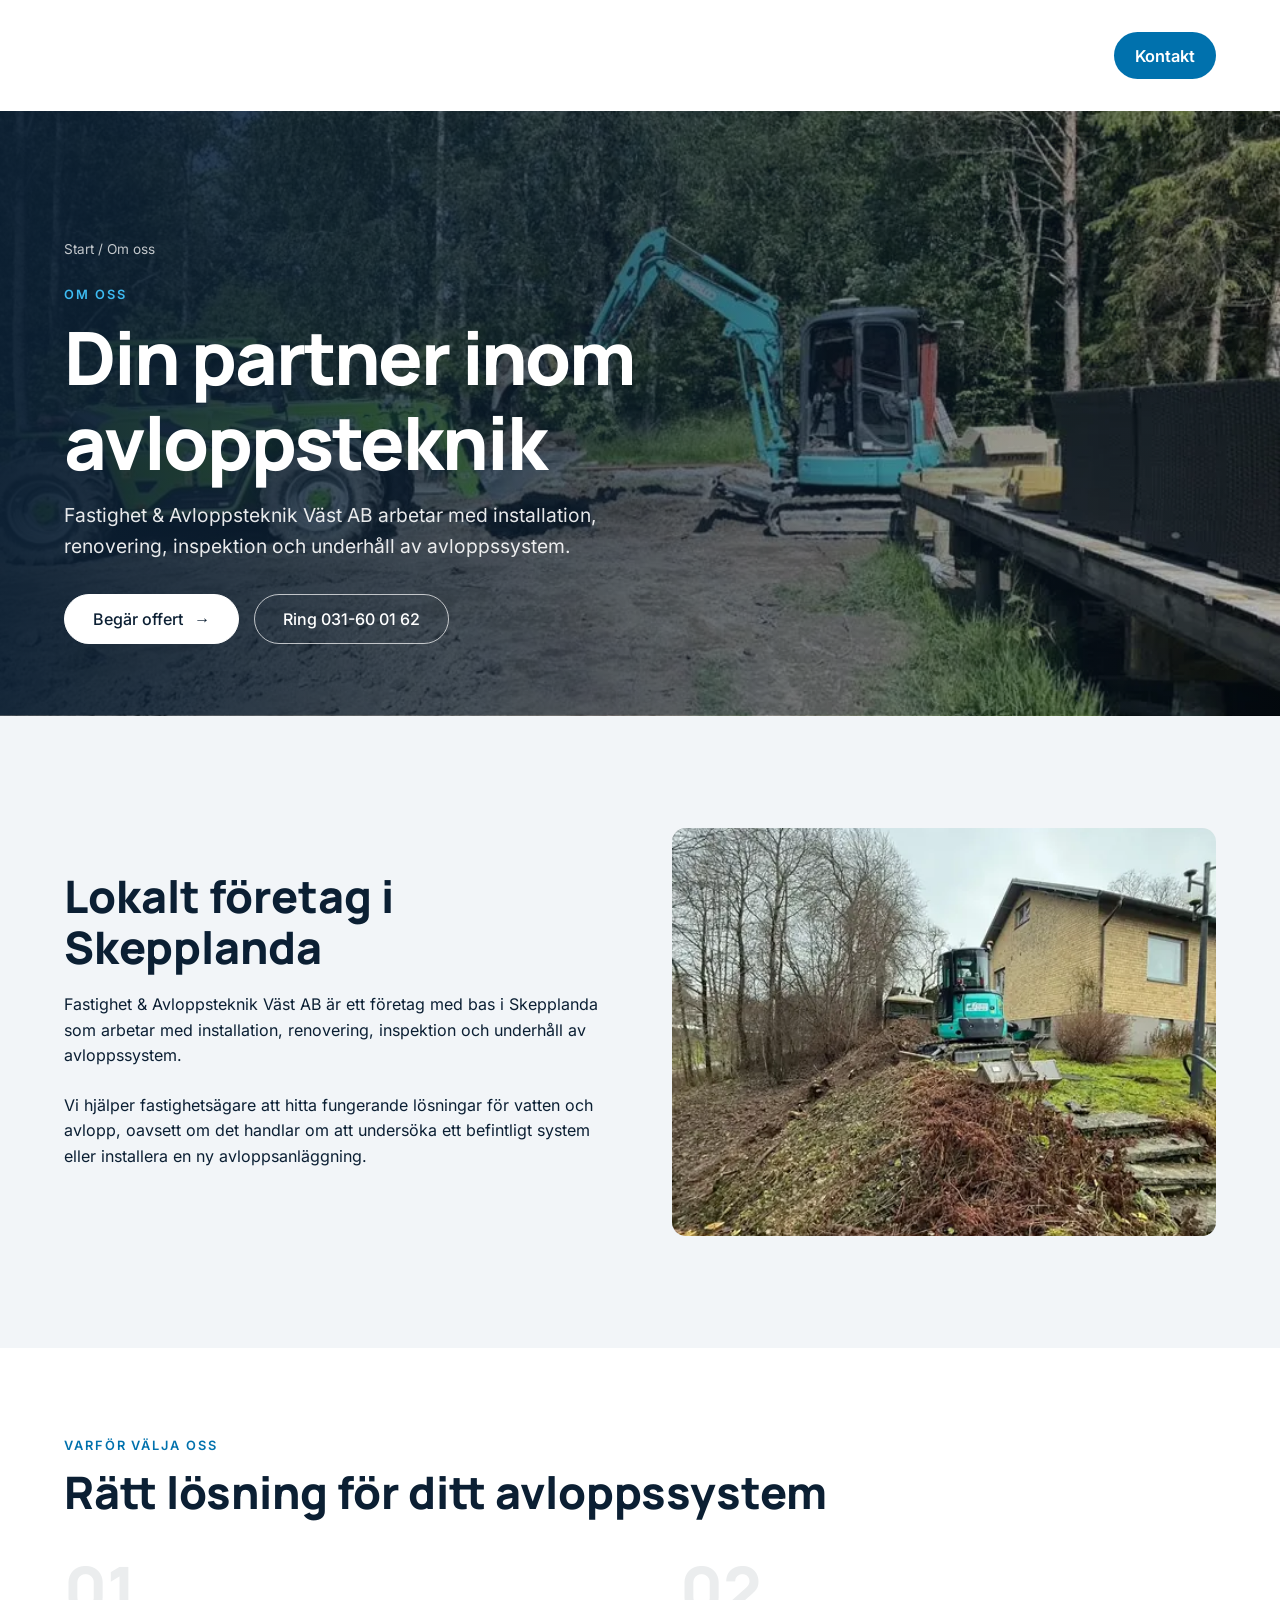
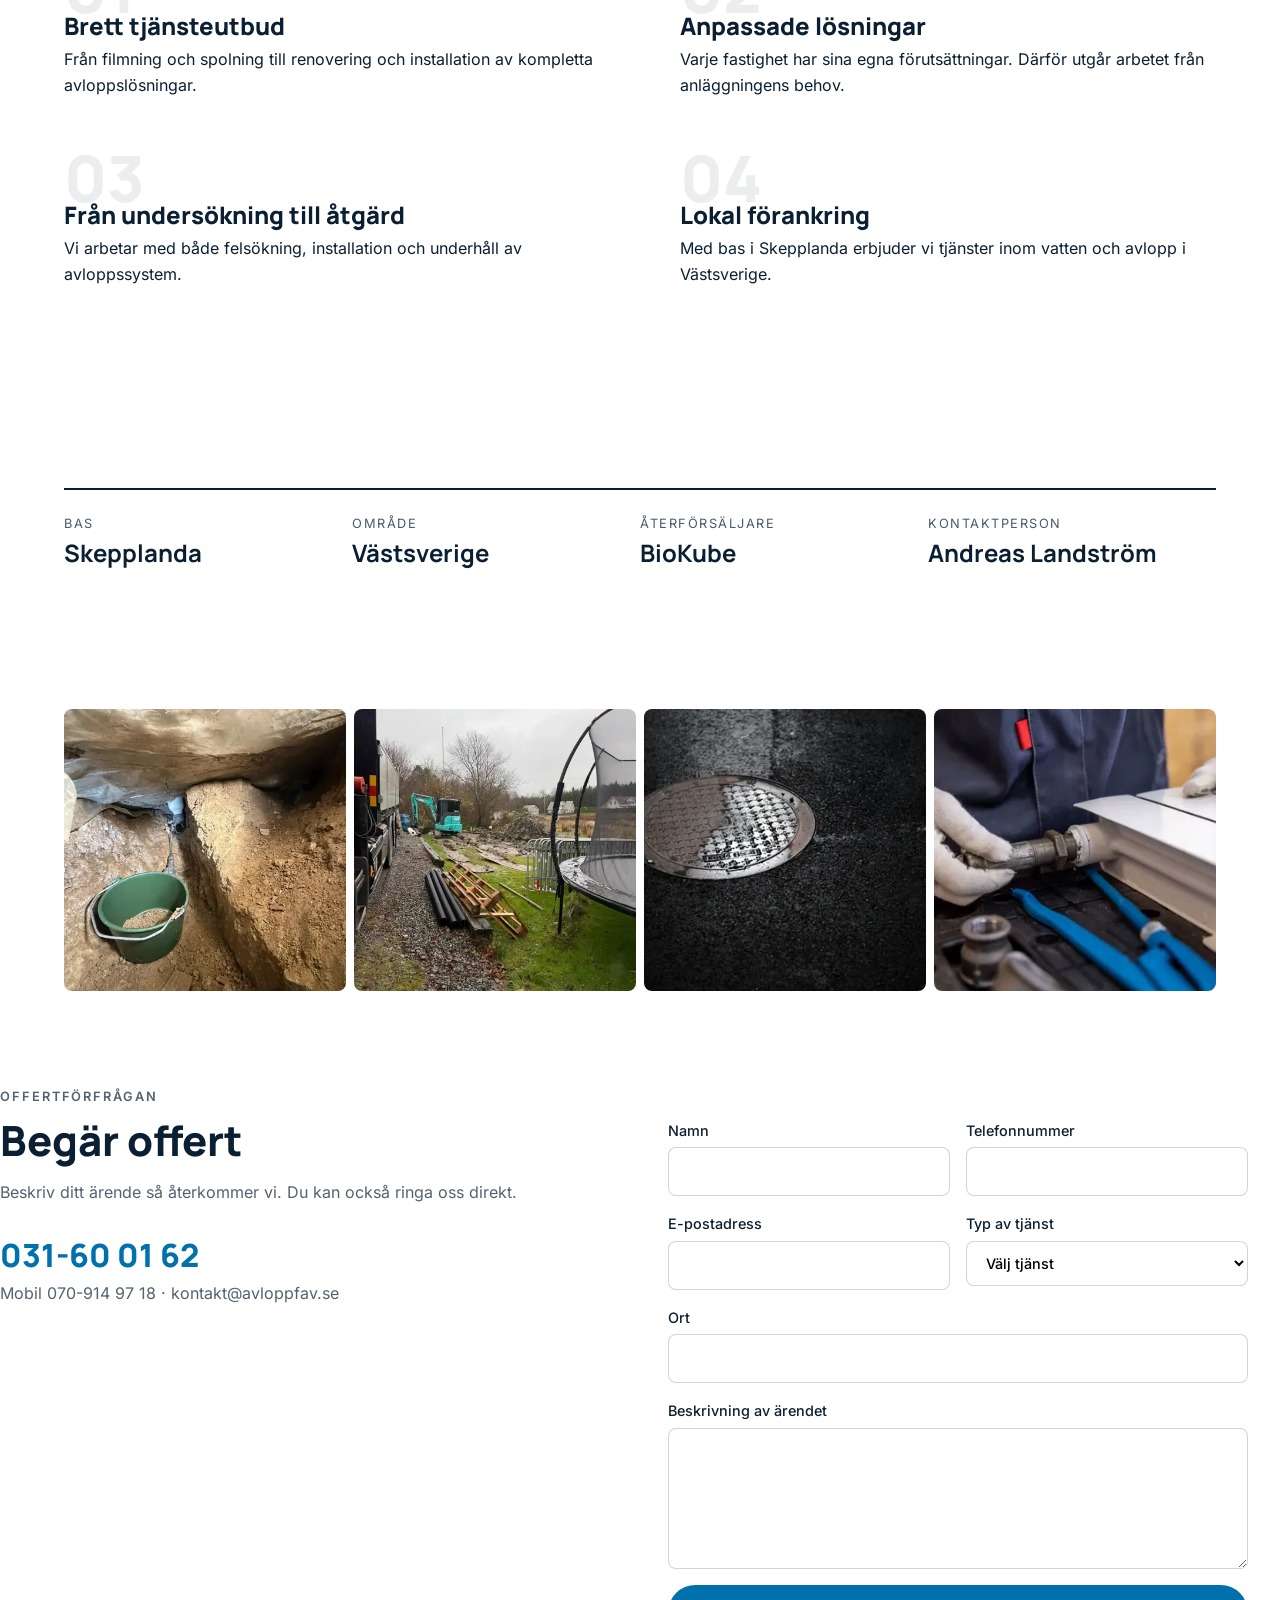
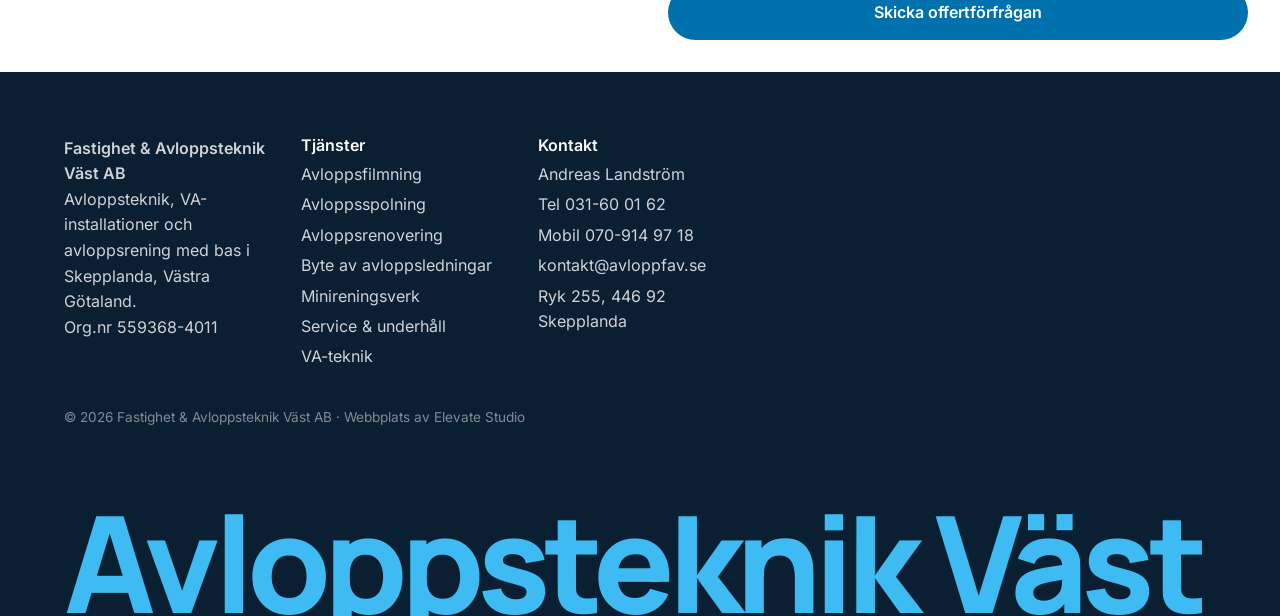
<file: om-oss.html>
<!doctype html><html lang="sv"><head><meta charset="utf-8"><meta name="viewport" content="width=device-width, initial-scale=1">
<title>Om oss – Fastighet & Avloppsteknik Väst AB</title><meta name="description" content="Avloppsteknik med bas i Skepplanda.">
<link rel="preload" as="font" type="font/woff2" href="assets/fonts/inter.woff2" crossorigin><style id="css">@font-face{font-family:Inter;font-style:normal;font-weight:400 600;font-display:swap;src:url(assets/fonts/inter.woff2) format('woff2')}@font-face{font-family:Manrope;font-style:normal;font-weight:600 800;font-display:swap;src:url(assets/fonts/manrope.woff2) format('woff2')}:root{--ink:#0b1f33;--accent:#00a3e0;--bg:#fff;--soft:#f2f5f8;--radius:14px}*{box-sizing:border-box;margin:0}body{font-family:Inter,system-ui,sans-serif;color:var(--ink);background:var(--bg);line-height:1.6}h1,h2,h3,.logo{font-family:Manrope,sans-serif;font-weight:800;line-height:1.15}a{color:inherit;text-decoration:none}img{max-width:100%;display:block}.demo-banner{position:fixed;inset:auto 0 0 0;z-index:100;background:#ffd400;color:#000;text-align:center;font-weight:600;padding:.5rem 1rem;font-size:.9rem}.site-header{position:fixed;top:0;left:0;right:0;z-index:50;display:flex;align-items:center;justify-content:space-between;padding:1.1rem 5vw;color:#fff;transition:.3s}.site-header.solid{background:#fff;color:var(--ink);box-shadow:0 2px 20px #0001;padding:.7rem 5vw}.logo{display:flex;gap:.5rem;align-items:center;font-size:1.4rem}.nav{display:flex;gap:2rem;align-items:center;font-weight:500}.burger{display:none;background:none;border:0;color:inherit;font-size:1.6rem}.btn{display:inline-block;background:var(--accent);color:#fff;padding:.9rem 1.6rem;border-radius:999px;font-weight:600;transition:transform .2s}.btn:hover{transform:translateY(-2px)}.btn-sm{padding:.5rem 1.1rem}.btn-outline{background:none;border:2px solid var(--ink);color:var(--ink)}.hero{position:relative;height:100vh;min-height:560px;display:flex;align-items:flex-end;color:#fff;overflow:hidden}.hero-media{position:absolute;inset:0;width:100%;height:100%;object-fit:cover}.hero-overlay{position:absolute;inset:0;background:linear-gradient(0deg,#0b1f33cc,#0b1f3322 60%)}.hero-content{position:relative;padding:0 5vw 14vh;max-width:900px}.hero h1{font-size:clamp(2.4rem,6vw,4.8rem);margin:.5rem 0 2rem}.eyebrow{text-transform:uppercase;letter-spacing:.15em;font-size:.8rem;font-weight:600;color:var(--accent)}.section{padding:7rem 5vw}.section h2,.split h2{font-size:clamp(1.8rem,4vw,2.8rem);margin-bottom:2.5rem}.grid-3{display:grid;grid-template-columns:repeat(auto-fit,minmax(260px,1fr));gap:1.5rem}.card{background:var(--soft);padding:2rem;border-radius:var(--radius)}.card h3{margin-bottom:.6rem}.stats{display:grid;grid-template-columns:repeat(auto-fit,minmax(180px,1fr));gap:2rem;background:var(--ink);color:#fff;padding:5rem 5vw;text-align:center}.count{font-family:Manrope;font-weight:800;font-size:3rem;color:var(--accent)}.project{position:relative;border-radius:var(--radius);overflow:hidden;aspect-ratio:4/5}.project img{width:100%;height:100%;object-fit:cover;transition:transform .6s}.project:hover img{transform:scale(1.06)}.project div{position:absolute;inset:auto 0 0 0;padding:1.5rem;color:#fff;background:linear-gradient(0deg,#000a,#0000)}.project span{font-size:.8rem;text-transform:uppercase;letter-spacing:.1em}.split{display:grid;grid-template-columns:1fr 1fr;gap:4rem;align-items:center;padding:7rem 5vw;background:var(--soft)}.split p{margin-bottom:1.5rem}.split img{border-radius:var(--radius)}.news{list-style:none;padding:0}.news li{display:flex;gap:2rem;padding:1.4rem 0;border-bottom:1px solid #0002}.news time{color:#0008;min-width:110px}.news a:hover{color:var(--accent)}.footer{display:grid;grid-template-columns:repeat(auto-fit,minmax(200px,1fr));gap:2rem;background:var(--ink);color:#fffc;padding:4rem 5vw 6rem}.footer a{display:block;margin:.3rem 0}.footer h4{color:#fff;margin-bottom:.5rem}.fine{grid-column:1/-1;font-size:.85rem;opacity:.6}.reveal{opacity:0;transform:translateY(30px);transition:opacity .8s,transform .8s}.reveal.visible{opacity:1;transform:none}@media (max-width:800px){.nav{display:none;position:absolute;top:100%;left:0;right:0;flex-direction:column;background:#fff;color:var(--ink);padding:1.5rem}.nav.open{display:flex}.burger{display:block}.split{grid-template-columns:1fr}}.hero{align-items:center}.hero-overlay{background:linear-gradient(90deg,#0b1f33f0 0%,#0b1f33aa 45%,#0b1f3322 100%),linear-gradient(0deg,#0b1f33cc,#0000 40%)}.hero-content{padding:0 5vw;max-width:1200px}.hero-title{font-size:clamp(3.2rem,11vw,9.5rem);line-height:.92;letter-spacing:-.04em;margin:1rem 0 1.5rem;text-transform:uppercase}.hero-title span{display:block}.hero-title .accent{color:transparent;-webkit-text-stroke:2px #fff}.hero-lead{font-size:clamp(1.05rem,1.6vw,1.35rem);max-width:560px;opacity:.9;margin-bottom:2.2rem}.hero-cta{display:flex;gap:1rem;flex-wrap:wrap}.btn-lg{padding:1.1rem 2rem;font-size:1.05rem}.btn-ghost{background:#fff1;border:2px solid #fff8;backdrop-filter:blur(6px)}.hero-in{opacity:0;transform:translateY(40px);animation:heroIn .9s cubic-bezier(.2,.7,.2,1) forwards;animation-delay:var(--d)}@keyframes heroIn{to{opacity:1;transform:none}}.scroll-cue{position:absolute;bottom:5.5rem;left:50%;width:28px;height:46px;border:2px solid #fffa;border-radius:20px;transform:translateX(-50%)}.scroll-cue span{position:absolute;left:50%;top:8px;width:4px;height:8px;margin-left:-2px;background:#fff;border-radius:2px;animation:cue 1.6s infinite}@keyframes cue{to{transform:translateY(16px);opacity:0}}@media (prefers-reduced-motion:reduce){.hero-in{animation:none;opacity:1;transform:none}}.hero-title .accent{color:var(--accent);-webkit-text-stroke:0}.hero-title{text-transform:none;letter-spacing:-.035em;font-size:clamp(2.8rem,8vw,7rem)}.demo-banner{display:none}.logo img{width:36px;height:36px;object-fit:contain}.site-header:not(.solid) .logo img{filter:brightness(0) invert(1)}.intro{max-width:640px;margin:-1.5rem 0 2.5rem;color:#0b1f33b3}.section .eyebrow{margin-bottom:.6rem}.project{aspect-ratio:3/4}.project p{font-size:.92rem;opacity:.85;margin-top:.4rem}.project div{background:linear-gradient(0deg,#000c 30%,#0000)}.card.wide{margin-top:1.5rem}.split-rev{background:#fff}.split h2{margin-bottom:1.2rem}.why{background:var(--ink);color:#fff;padding:6rem 5vw}.why h2{font-size:clamp(1.8rem,4vw,2.8rem);margin:.6rem 0 3rem}.why-grid{display:grid;grid-template-columns:repeat(auto-fit,minmax(220px,1fr));gap:2.5rem}.why-grid div{border-top:2px solid var(--accent);padding-top:1.2rem}.why-grid p{opacity:.75;margin-top:.5rem}.steps{list-style:none;padding:0;display:grid;grid-template-columns:repeat(auto-fit,minmax(220px,1fr));gap:2rem}.steps span{font-family:Manrope;font-weight:800;font-size:2.6rem;color:var(--accent);display:block;line-height:1}.steps h3{margin:.8rem 0 .4rem}.faq{max-width:900px;padding-top:2rem}.faq details{border-bottom:1px solid #0002;padding:1.2rem 0}.faq summary{cursor:pointer;font-family:Manrope;font-weight:600;font-size:1.15rem;list-style:none;display:flex;justify-content:space-between}.faq summary::after{content:"+";font-size:1.5rem;line-height:1;color:var(--accent)}.faq details[open] summary::after{content:"–"}.faq details p{margin-top:.8rem;color:#0b1f33c0}.contact{display:grid;grid-template-columns:1fr 1.1fr;gap:4rem;padding:7rem 5vw;background:var(--soft)}.contact h2{font-size:clamp(1.8rem,4vw,2.6rem);margin:.6rem 0 1rem}.contact dl{display:grid;grid-template-columns:auto 1fr;gap:.5rem 1.5rem;margin-top:2rem}.contact dt{font-weight:600}.contact dd{margin:0}.contact dd a:hover{color:var(--accent)}.form{display:grid;grid-template-columns:1fr 1fr;gap:1rem;background:#fff;padding:2rem;border-radius:var(--radius)}.form label{display:flex;flex-direction:column;gap:.35rem;font-size:.9rem;font-weight:500}.form input,.form select,.form textarea{font:inherit;padding:.75rem .9rem;border:1px solid #0b1f3330;border-radius:8px;background:#fff}.form input:focus,.form select:focus,.form textarea:focus{outline:2px solid var(--accent);border-color:transparent}.form .full{grid-column:1/-1}.form button{border:0;cursor:pointer;font:inherit;font-weight:600}.footer{padding-bottom:4rem}@media (max-width:800px){.contact{grid-template-columns:1fr}.form{grid-template-columns:1fr}}.sec{padding:5.5rem 5vw}.sec h2{font-size:clamp(1.8rem,4vw,2.8rem);margin-bottom:2.5rem}.sec.dark{background:var(--ink);color:#fff}.sec.soft{background:var(--soft)}.wB{display:grid;grid-template-columns:1fr 1fr;gap:3rem 5rem}.wB span{font-family:Manrope;font-weight:800;font-size:4rem;color:#0b1f3315;line-height:1;display:block}.wB h3{font-size:1.5rem;margin:-.6rem 0 .5rem}.wB,.wD,.wE,.sC,.sD,.sE,.hD .bar{grid-template-columns:1fr 1fr}.hE .coll{grid-template-columns:1fr}.hE img{height:220px}.oE .imgs{height:360px}.oE .imgs img{height:260px}}.mB{min-height:75vh;background:linear-gradient(90deg,#0b1f33f5,#0b1f3360),var(--img) center/cover;color:#fff;display:flex;align-items:center;padding:4rem 5vw}.mB div{max-width:620px}.mB h2{font-size:clamp(2rem,4.5vw,3.4rem);margin:.6rem 0 1rem}.mB p{margin-bottom:2rem;opacity:.9}.sD{list-style:none;padding:0;display:grid;grid-template-columns:repeat(4,1fr);gap:0}.sD li{padding:2rem;border-left:1px solid #fff3}.sD span{font-family:Manrope;font-weight:800;font-size:5rem;line-height:1;color:var(--accent)}.sD h3{margin:1rem 0 .5rem}.sD p{opacity:.7}.fB{display:grid;grid-template-columns:1fr 1.6fr;gap:4rem}.fB h2{margin-bottom:1rem}.ftE .giant{font-family:Manrope;font-weight:800;font-size:10.5vw;line-height:.8;letter-spacing:-.05em;margin-top:3rem;color:var(--accent);white-space:nowrap}.sec .eyebrow{margin-bottom:.6rem}.wB a,.fB a{color:var(--accent)}.mB{background-size:cover;background-position:center}.ftAE{overflow:hidden;padding-bottom:0}.ftAE .giant{grid-column:1/-1;margin-top:1rem;font-size:10.5vw}.offert{display:grid;grid-template-columns:1fr 1.2fr;gap:4rem;padding:6rem 5vw;background:var(--soft)}.offert h2{font-size:clamp(1.8rem,4vw,2.6rem);margin:.6rem 0 1rem}.offert .big{display:block;font-family:Manrope;font-weight:800;font-size:2rem;color:var(--accent);margin-top:1.5rem}@media (max-width:900px){.wB,.sD{grid-template-columns:1fr 1fr}.fB,.offert{grid-template-columns:1fr}}.ftAE .giant{font-family:Manrope;font-weight:800;font-size:10.5vw;line-height:.8;letter-spacing:-.05em;color:var(--accent);white-space:nowrap;margin:3rem 0 0}.mB{min-height:75vh;color:#fff;display:flex;align-items:center;padding:5rem 5vw}.mB>div{max-width:640px}.mB h2{font-size:clamp(2rem,4.5vw,3.4rem);margin:.6rem 0 1rem}.mB p{margin-bottom:2rem;opacity:.92}.hero-cta{align-items:center;gap:2rem}.hbtn{display:inline-flex;align-items:center;gap:1.2rem;background:var(--accent);color:#fff;font-family:Manrope;font-weight:800;font-size:1.05rem;padding:1.15rem 1.6rem 1.15rem 1.8rem;border-radius:2px;transition:background .2s}.hbtn span{display:inline-block;transition:transform .2s}.hbtn:hover{background:#fff;color:var(--ink)}.hbtn:hover span{transform:translateX(5px)}.hlink{color:#fff;font-weight:500;border-bottom:1px solid #ffffff80;padding-bottom:2px}.hlink:hover{border-color:#fff}.hbtn{border-radius:999px;padding:.45rem .45rem .45rem 1.6rem;gap:1rem;font-size:1rem;box-shadow:0 8px 24px #00a3e040}.hbtn span{display:grid;place-items:center;width:2.6rem;height:2.6rem;border-radius:50%;background:#fff;color:var(--accent);font-size:1.1rem}.hbtn:hover{background:#fff;color:var(--ink);box-shadow:0 8px 24px #0003}.hbtn:hover span{background:var(--accent);color:#fff;transform:translateX(3px) rotate(-45deg)}.hlink{display:inline-flex;align-items:center;gap:.6rem;border:1px solid #ffffff40;background:#ffffff14;backdrop-filter:blur(10px);-webkit-backdrop-filter:blur(10px);border-radius:999px;padding:.95rem 1.4rem;transition:.2s}.hlink::before{content:"";width:8px;height:8px;border-radius:50%;background:#3ddc84;box-shadow:0 0 0 4px #3ddc8433}.hlink:hover{background:#ffffff26;border-color:#ffffff80}.site-header{justify-content:flex-start;gap:3rem;padding:.9rem 5vw}.site-header.solid{padding:.6rem 5vw}.logo img{width:auto;height:64px;object-fit:contain;transition:height .3s}.site-header.solid .logo img{height:52px}.nav{gap:1.6rem;font-size:1rem}.nav .btn-sm{margin-left:.4rem}@media (max-width:800px){.site-header{justify-content:space-between}.logo img{height:48px}}.hero-cta{gap:.9rem}.hbtn,.hlink{display:inline-flex;align-items:center;gap:.7rem;border-radius:999px;padding:1rem 1.75rem;font-family:Inter,sans-serif;font-weight:500;font-size:1rem;line-height:1;box-shadow:none;backdrop-filter:none;-webkit-backdrop-filter:none;transition:background .2s,color .2s,border-color .2s}.hbtn{background:#fff;color:var(--ink);border:1px solid #fff}.hbtn span{width:auto;height:auto;background:none;color:inherit;border-radius:0;font-size:1rem;transition:transform .2s}.hbtn:hover{background:var(--accent);border-color:var(--accent);color:#fff;box-shadow:none}.hbtn:hover span{background:none;color:inherit;transform:translateX(4px)}.hlink{background:transparent;color:#fff;border:1px solid #ffffffb3}.hlink::before{content:none}.hlink:hover{background:#fff;color:var(--ink);border-color:#fff}:root{--wrap:1280px;--pad-y:clamp(4.5rem,9vw,8rem);--h2:clamp(2rem,3.6vw,3rem);--gap:clamp(1.25rem,2.5vw,2rem);--line:#0b1f331f}.wrap{max-width:var(--wrap);margin:0 auto;padding:0 5vw;box-sizing:content-box}@media (min-width:1500px){.wrap{padding:0 2rem}}.blk{padding:var(--pad-y) 0;background:#fff;color:var(--ink)}.blk.soft{background:var(--soft)}.blk.dark{background:var(--ink);color:#fff}.blk.img{background-size:cover;background-position:center;color:#fff;padding:calc(var(--pad-y)*1.25) 0}.blk h2{font-size:var(--h2);letter-spacing:-.025em;line-height:1.1;margin:0}.blk .eyebrow{margin:0 0 .9rem}.blk-head{display:grid;grid-template-columns:1fr 1fr;gap:var(--gap) 4rem;align-items:end;margin-bottom:clamp(2.5rem,5vw,4rem)}.blk-head>p{color:#0b1f33b3;font-size:1.08rem;max-width:520px;justify-self:end}.blk-head:only-child,.blk-head:has(>div:only-child){grid-template-columns:1fr}.num{display:block;font-family:Manrope;font-weight:800;font-size:clamp(2.6rem,4vw,3.6rem);line-height:1;color:var(--accent);margin-bottom:1.2rem}.site-header{justify-content:space-between;gap:2rem;padding:1.1rem 5vw;min-height:96px}.site-header.solid{padding:.7rem 5vw;min-height:80px}.logo img{height:76px}.site-header.solid .logo img{height:60px}.nav{gap:1.1rem;font-size:1.02rem}.nav>a,.nav .dd>a{padding:.35rem .25rem}.nav .btn-sm{margin-left:.6rem;padding:.65rem 1.3rem}.scroll-cue{display:none!important}.hero-videos{position:absolute;inset:0}.hero-videos .hero-media{opacity:0;transition:opacity .9s ease}.hero-videos .hero-media.on{opacity:1}.hero-content.wrap{position:relative;width:100%;padding-top:6rem;padding-bottom:0;max-width:var(--wrap)}.hero-dots{position:absolute;right:5vw;bottom:4.5rem;display:flex;gap:.5rem;z-index:2}.hero-dots button{width:28px;height:4px;border:0;border-radius:2px;background:#ffffff59;cursor:pointer;padding:0;transition:.3s}.hero-dots button.on{background:#fff;width:48px}.svc-grid{display:grid;grid-template-columns:repeat(3,1fr);gap:var(--gap)}.svc-card{display:flex;flex-direction:column}.svc-card .ph{border-radius:var(--radius);overflow:hidden;aspect-ratio:4/3;margin-bottom:1.3rem;background:var(--soft)}.svc-card img{width:100%;height:100%;object-fit:cover;transition:transform .6s}.svc-card:hover img{transform:scale(1.05)}.svc-card h3{font-size:1.3rem;margin-bottom:.5rem}.svc-card p{color:#0b1f33b3;font-size:.98rem;flex:1}.more{display:inline-block;margin-top:1rem;font-weight:600;color:var(--accent)}.svc-card:hover h3{color:var(--accent)}.svc-wide{display:flex;justify-content:space-between;align-items:center;gap:2rem;margin-top:calc(var(--gap)*1.5);padding:2rem 0 0;border-top:1px solid var(--line)}.svc-wide h3{font-size:1.3rem;margin-bottom:.4rem}.svc-wide p{color:#0b1f33b3;max-width:720px}.svc-wide .more{margin:0;white-space:nowrap}.about{display:grid;grid-template-columns:1.05fr 1fr;gap:clamp(3rem,6vw,6rem);align-items:center}.about-media{position:relative;aspect-ratio:1/1}.about-media img{position:absolute;object-fit:cover;border-radius:var(--radius)}.about-media .a1{inset:0 18% 22% 0;width:82%;height:78%}.about-media .a2{right:0;bottom:0;width:52%;height:52%;border:8px solid var(--soft);box-sizing:border-box}.about-media .badge{position:absolute;left:6%;bottom:6%;background:var(--accent);color:#fff;padding:1.1rem 1.4rem;border-radius:10px;display:flex;flex-direction:column}.about-media .badge strong{font-family:Manrope;font-size:1.35rem}.about-media .badge span{font-size:.85rem;opacity:.9}.about-text h2{margin-bottom:1.5rem}.about-text .big{font-size:1.25rem;line-height:1.5;font-weight:500;margin-bottom:1rem}.about-text p{color:#0b1f33c7;margin-bottom:1rem}.about-facts{display:grid;grid-template-columns:repeat(3,1fr);gap:1rem;margin:2rem 0;padding:1.5rem 0;border-top:1px solid var(--line);border-bottom:1px solid var(--line)}.about-facts dt{font-size:.75rem;text-transform:uppercase;letter-spacing:.12em;color:#0b1f3380;margin-bottom:.3rem}.about-facts dd{margin:0;font-family:Manrope;font-weight:800;font-size:1.05rem}.btn-line{font-weight:600;color:var(--ink);border-bottom:2px solid var(--accent);padding-bottom:3px}.btn-line:hover{color:var(--accent)}.num-grid{list-style:none;padding:0;margin:0;display:grid;grid-template-columns:repeat(4,1fr);gap:var(--gap)}.num-grid>*{padding-top:1.6rem;border-top:1px solid var(--line)}.num-grid h3{font-size:1.2rem;margin-bottom:.5rem}.num-grid p{color:#0b1f33b3;font-size:.98rem}.blk.dark .num-grid>*{border-color:#ffffff26}.blk.dark .num-grid p{color:#ffffffb3}.img-text{max-width:620px}.img-text h2{margin-bottom:1.2rem}.img-text p{opacity:.9;margin-bottom:2rem;font-size:1.08rem}.blk .fB{display:grid;grid-template-columns:1fr 1.6fr;gap:clamp(2rem,6vw,6rem)}.blk .fB header p{margin-top:1rem;color:#0b1f33b3}.blk .fB header a{color:var(--accent)}.blk .faq{max-width:none;padding:0}.blk .faq details:first-child{border-top:1px solid var(--line)}.offert{display:grid;grid-template-columns:1fr 1.15fr;gap:clamp(2rem,6vw,6rem);padding:0;background:none}.offert h2{margin-bottom:1rem}.offert>div>p{color:#0b1f33b3}.kdl{display:grid;grid-template-columns:auto 1fr;gap:.6rem 1.5rem;margin-top:2rem}.kdl dt{font-weight:600}.kdl dd{margin:0}.kdl a:hover{color:var(--accent)}.blk .form{box-shadow:0 1px 0 var(--line)}@media (max-width:900px){.blk-head,.about,.blk .fB,.offert{grid-template-columns:1fr}.blk-head>p{justify-self:start}.svc-grid{grid-template-columns:1fr 1fr}.num-grid{grid-template-columns:1fr 1fr}.svc-wide{flex-direction:column;align-items:flex-start}.site-header{min-height:72px}.logo img{height:54px}}@media (max-width:560px){.svc-grid,.num-grid,.about-facts{grid-template-columns:1fr}}.ft-h{font-size:1rem;font-family:Inter,sans-serif;font-weight:600;color:#fff;margin:0 0 .5rem}.hero-still{z-index:0}.hero-videos video{z-index:1}.logo img{width:auto}:root{--accent:#0071ad}.hero,.blk.dark,.blk.img,.footer,.page-hero,.why,.side-card:not(.light),.sec.dark{--accent:#3dbbf2}.hero .eyebrow,.page-hero .eyebrow{color:var(--accent)}.hbtn:hover{background:#3dbbf2;border-color:#3dbbf2;color:#0b1f33}.hero-in{animation:none;opacity:1;transform:none}img{height:auto}.facts span,.about-facts dt{color:#4b5b6b}.split img{aspect-ratio:4/3;object-fit:cover;width:100%}.gallery img{height:auto}.btn:not(.btn-outline):not(.btn-ghost):not(.btn-outline-light){background:#0071ad;color:#fff}.btn:not(.btn-outline):not(.btn-ghost):not(.btn-outline-light):hover{background:#005a8c}.site-header.always{position:sticky}.dd{position:relative}.dd-menu{display:none;position:absolute;top:100%;left:-1rem;background:#fff;color:var(--ink);min-width:240px;padding:.6rem 0;border-radius:10px;box-shadow:0 12px 40px #0b1f3322}.dd-menu a{display:block;padding:.5rem 1.2rem}.dd-menu a:hover{background:var(--soft);color:var(--accent)}.dd:hover .dd-menu,.dd:focus-within .dd-menu{display:block}.page-hero{position:relative;min-height:62vh;display:flex;align-items:flex-end;color:#fff;background-size:cover;background-position:center}.page-hero-in{padding:8rem 5vw 4.5rem;max-width:1000px}.page-hero h1{font-size:clamp(2.4rem,6vw,4.6rem);letter-spacing:-.03em;margin:.6rem 0 1rem}.page-hero .lead{font-size:clamp(1.05rem,1.5vw,1.3rem);max-width:640px;opacity:.9;margin-bottom:2rem}.crumbs{font-size:.85rem;opacity:.75;margin-bottom:1.5rem}.crumbs a:hover{color:var(--accent)}.svc{display:grid;grid-template-columns:1.6fr 1fr;gap:4rem;padding:6rem 5vw}.svc-main h2{font-size:2rem;margin-bottom:1.2rem}.svc-main p{margin-bottom:1rem;font-size:1.08rem}.svc-main h3{margin:2rem 0 1rem}.checks{list-style:none;padding:0;display:grid;gap:.7rem}.checks li{padding-left:2rem;position:relative}.checks li::before{content:"";position:absolute;left:0;top:.45em;width:1.1rem;height:.6rem;border-left:3px solid var(--accent);border-bottom:3px solid var(--accent);transform:rotate(-45deg)}.checks.cols{grid-template-columns:repeat(auto-fit,minmax(260px,1fr))}.side-card{background:var(--ink);color:#fff;padding:2rem;border-radius:var(--radius);display:flex;flex-direction:column;gap:.4rem;margin-bottom:1.5rem}.side-card h3{margin-bottom:.4rem}.side-card .big{font-family:Manrope;font-weight:800;font-size:1.8rem;color:var(--accent)}.side-card .btn{margin-top:1rem;text-align:center}.side-card.light{background:var(--soft);color:var(--ink)}.side-card.light a{padding:.45rem 0;border-bottom:1px solid #0b1f3315}.side-card.light a:hover{color:var(--accent)}.cta-band{display:flex;justify-content:space-between;align-items:center;gap:2rem;flex-wrap:wrap;background:var(--accent);color:#fff;padding:4rem 5vw}.cta-band h2{font-size:clamp(1.6rem,3vw,2.4rem)}.cta-band .btn{background:#fff;color:var(--ink)}.btn-outline-light{background:none!important;color:#fff!important;border:2px solid #fff}.svc-list{display:grid;gap:2rem}.svc-row{display:grid;grid-template-columns:380px 1fr;gap:2.5rem;align-items:center;padding-bottom:2rem;border-bottom:1px solid #0b1f3318}.svc-row img{border-radius:var(--radius);aspect-ratio:4/3;object-fit:cover;width:100%}.svc-row span{color:var(--accent);font-family:Manrope;font-weight:800}.svc-row h2{font-size:1.8rem;margin:.3rem 0 .6rem}.svc-row em{font-style:normal;font-weight:600;color:var(--accent);display:inline-block;margin-top:.8rem}.svc-row:hover h2{color:var(--accent)}.facts{display:grid;grid-template-columns:repeat(auto-fit,minmax(200px,1fr));border-top:2px solid var(--ink)}.facts div{padding:1.5rem 1.5rem 1.5rem 0}.facts span{display:block;font-size:.8rem;text-transform:uppercase;letter-spacing:.12em;color:#4b5b6b}.facts strong{font-family:Manrope;font-size:1.5rem}.gallery{display:grid;grid-template-columns:repeat(4,1fr);gap:.5rem;padding:0 5vw 6rem}.gallery img{aspect-ratio:1;object-fit:cover;border-radius:8px}.map{width:100%;height:280px;border:0;border-radius:var(--radius);margin-top:2rem}@media (max-width:900px){.svc,.svc-row{grid-template-columns:1fr}.gallery{grid-template-columns:repeat(2,1fr)}.dd-menu{position:static;box-shadow:none;display:block;padding:0 0 0 1rem}}</style><link rel="preload" as="image" href="assets/img/arbete-maskiner-960.webp" fetchpriority="high"></head><body><header class="site-header solid always" id="header">
<a class="logo" href="index.html"><img src="assets/img/logo.webp" alt="Fastighet &amp; Avloppsteknik Väst AB" width="231" height="122"></a>
<nav class="nav" id="nav"><div class="dd"><a href="tjanster.html">Tjänster ▾</a><div class="dd-menu"><a href="tjanster/avloppsfilmning.html">Avloppsfilmning</a><a href="tjanster/avloppsspolning.html">Avloppsspolning</a><a href="tjanster/avloppsrenovering.html">Avloppsrenovering</a><a href="tjanster/byte-av-avloppsledningar.html">Byte av avloppsledningar</a><a href="tjanster/minireningsverk.html">Minireningsverk</a><a href="tjanster/service-och-underhall.html">Service & underhåll</a><a href="tjanster/va-teknik.html">VA-teknik</a></div></div>
<a href="om-oss.html">Om oss</a><a href="minireningsverk.html">Minireningsverk</a><a href="vanliga-fragor.html">Frågor</a><a href="kontakt.html" class="btn btn-sm">Kontakt</a></nav>
<button class="burger" id="burger" aria-label="Meny">☰</button></header><main id="main"><section class="page-hero" style="background-image:linear-gradient(90deg,#0b1f33f2,#0b1f3399 55%,#0b1f3340),url(assets/img/arbete-maskiner-960.webp)"><div class="page-hero-in">
<nav class="crumbs"><a href="index.html">Start</a> / Om oss</nav><p class="eyebrow">Om oss</p><h1>Din partner inom avloppsteknik</h1><p class="lead">Fastighet &amp; Avloppsteknik Väst AB arbetar med installation, renovering, inspektion och underhåll av avloppssystem.</p>
<div class="hero-cta"><a href="#offert" class="hbtn">Begär offert <span>→</span></a><a href="tel:+4631600162" class="hlink">Ring 031-60 01 62</a></div></div></section><section class="split"><div class="reveal"><h2>Lokalt företag i Skepplanda</h2><p>Fastighet &amp; Avloppsteknik Väst AB är ett företag med bas i Skepplanda som arbetar med installation, renovering, inspektion och underhåll av avloppssystem.</p><p>Vi hjälper fastighetsägare att hitta fungerande lösningar för vatten och avlopp, oavsett om det handlar om att undersöka ett befintligt system eller installera en ny avloppsanläggning.</p></div><img src="assets/img/arbete-graevning-960.webp" srcset="assets/img/arbete-graevning-480.webp 480w, assets/img/arbete-graevning-720.webp 720w, assets/img/arbete-graevning-960.webp 960w" sizes="(max-width:700px) 92vw, (max-width:1100px) 45vw, 400px" width="1200" height="1600" loading="lazy" decoding="async" class="reveal" alt=""></section>
<section class="sec"><p class="eyebrow">Varför välja oss</p><h2>Rätt lösning för ditt avloppssystem</h2><div class="wB"><div class="reveal"><span>01</span><h3>Brett tjänsteutbud</h3><p>Från filmning och spolning till renovering och installation av kompletta avloppslösningar.</p></div><div class="reveal"><span>02</span><h3>Anpassade lösningar</h3><p>Varje fastighet har sina egna förutsättningar. Därför utgår arbetet från anläggningens behov.</p></div><div class="reveal"><span>03</span><h3>Från undersökning till åtgärd</h3><p>Vi arbetar med både felsökning, installation och underhåll av avloppssystem.</p></div><div class="reveal"><span>04</span><h3>Lokal förankring</h3><p>Med bas i Skepplanda erbjuder vi tjänster inom vatten och avlopp i Västsverige.</p></div></div></section>
<section class="section"><div class="facts"><div><span>Bas</span><strong>Skepplanda</strong></div><div><span>Område</span><strong>Västsverige</strong></div><div><span>Återförsäljare</span><strong>BioKube</strong></div><div><span>Kontaktperson</span><strong>Andreas Landström</strong></div></div></section>
<section class="gallery"><img src="assets/img/arbete-jordkallare-960.webp" srcset="assets/img/arbete-jordkallare-480.webp 480w, assets/img/arbete-jordkallare-720.webp 720w, assets/img/arbete-jordkallare-960.webp 960w" sizes="(max-width:700px) 92vw, (max-width:1100px) 45vw, 400px" width="1200" height="1600" loading="lazy" decoding="async" class="reveal" alt=""><img src="assets/img/arbete-ledningar-960.webp" srcset="assets/img/arbete-ledningar-480.webp 480w, assets/img/arbete-ledningar-720.webp 720w, assets/img/arbete-ledningar-960.webp 960w" sizes="(max-width:700px) 92vw, (max-width:1100px) 45vw, 400px" width="1200" height="1600" loading="lazy" decoding="async" class="reveal" alt=""><img src="assets/img/filmning-960.webp" srcset="assets/img/filmning-480.webp 480w, assets/img/filmning-720.webp 720w, assets/img/filmning-960.webp 960w" sizes="(max-width:700px) 92vw, (max-width:1100px) 45vw, 400px" width="1200" height="798" loading="lazy" decoding="async" class="reveal" alt=""><img src="assets/img/service-960.webp" srcset="assets/img/service-480.webp 480w, assets/img/service-720.webp 720w, assets/img/service-960.webp 960w" sizes="(max-width:700px) 92vw, (max-width:1100px) 45vw, 400px" width="1200" height="800" loading="lazy" decoding="async" class="reveal" alt=""></section><section class="offert" id="offert"><div><p class="eyebrow">Offertförfrågan</p><h2>Begär offert</h2><p>Beskriv ditt ärende så återkommer vi. Du kan också ringa oss direkt.</p><a class="big" href="tel:+4631600162">031-60 01 62</a><p>Mobil 070-914 97 18 · <a href="mailto:kontakt@avloppfav.se">kontakt@avloppfav.se</a></p></div><form class="form" data-mailto="kontakt@avloppfav.se">
<label>Namn<input name="Namn" required></label><label>Telefonnummer<input name="Telefon" type="tel"></label>
<label>E-postadress<input name="E-post" type="email" required></label><label>Typ av tjänst<select name="Tjänst"><option value="">Välj tjänst</option><option>Avloppsfilmning</option><option>Avloppsspolning</option><option>Avloppsrenovering</option><option>Byte av avloppsledningar</option><option>Minireningsverk</option><option>Service & underhåll</option><option>VA-teknik</option><option>Övrigt</option></select></label>
<label class="full">Ort<input name="Ort"></label><label class="full">Beskrivning av ärendet<textarea name="Beskrivning" rows="5"></textarea></label>
<button class="btn full" type="submit">Skicka offertförfrågan</button></form></section></main><footer class="footer ftAE"><div><strong>Fastighet &amp; Avloppsteknik Väst AB</strong><p>Avloppsteknik, VA-installationer och avloppsrening med bas i Skepplanda, Västra Götaland.</p><p>Org.nr 559368-4011</p></div>
<div><h2 class="ft-h">Tjänster</h2><a href="tjanster/avloppsfilmning.html">Avloppsfilmning</a><a href="tjanster/avloppsspolning.html">Avloppsspolning</a><a href="tjanster/avloppsrenovering.html">Avloppsrenovering</a><a href="tjanster/byte-av-avloppsledningar.html">Byte av avloppsledningar</a><a href="tjanster/minireningsverk.html">Minireningsverk</a><a href="tjanster/service-och-underhall.html">Service & underhåll</a><a href="tjanster/va-teknik.html">VA-teknik</a></div>
<div><h2 class="ft-h">Kontakt</h2><p>Andreas Landström</p><a href="tel:+4631600162">Tel 031-60 01 62</a><a href="tel:+46709149718">Mobil 070-914 97 18</a><a href="mailto:kontakt@avloppfav.se">kontakt@avloppfav.se</a><p>Ryk 255, 446 92 Skepplanda</p></div>
<p class="fine">© 2026 Fastighet &amp; Avloppsteknik Väst AB · Webbplats av Elevate Studio</p><div class="giant">Avloppsteknik Väst</div></footer>
<script src="script.js"></script></body></html>
</file>
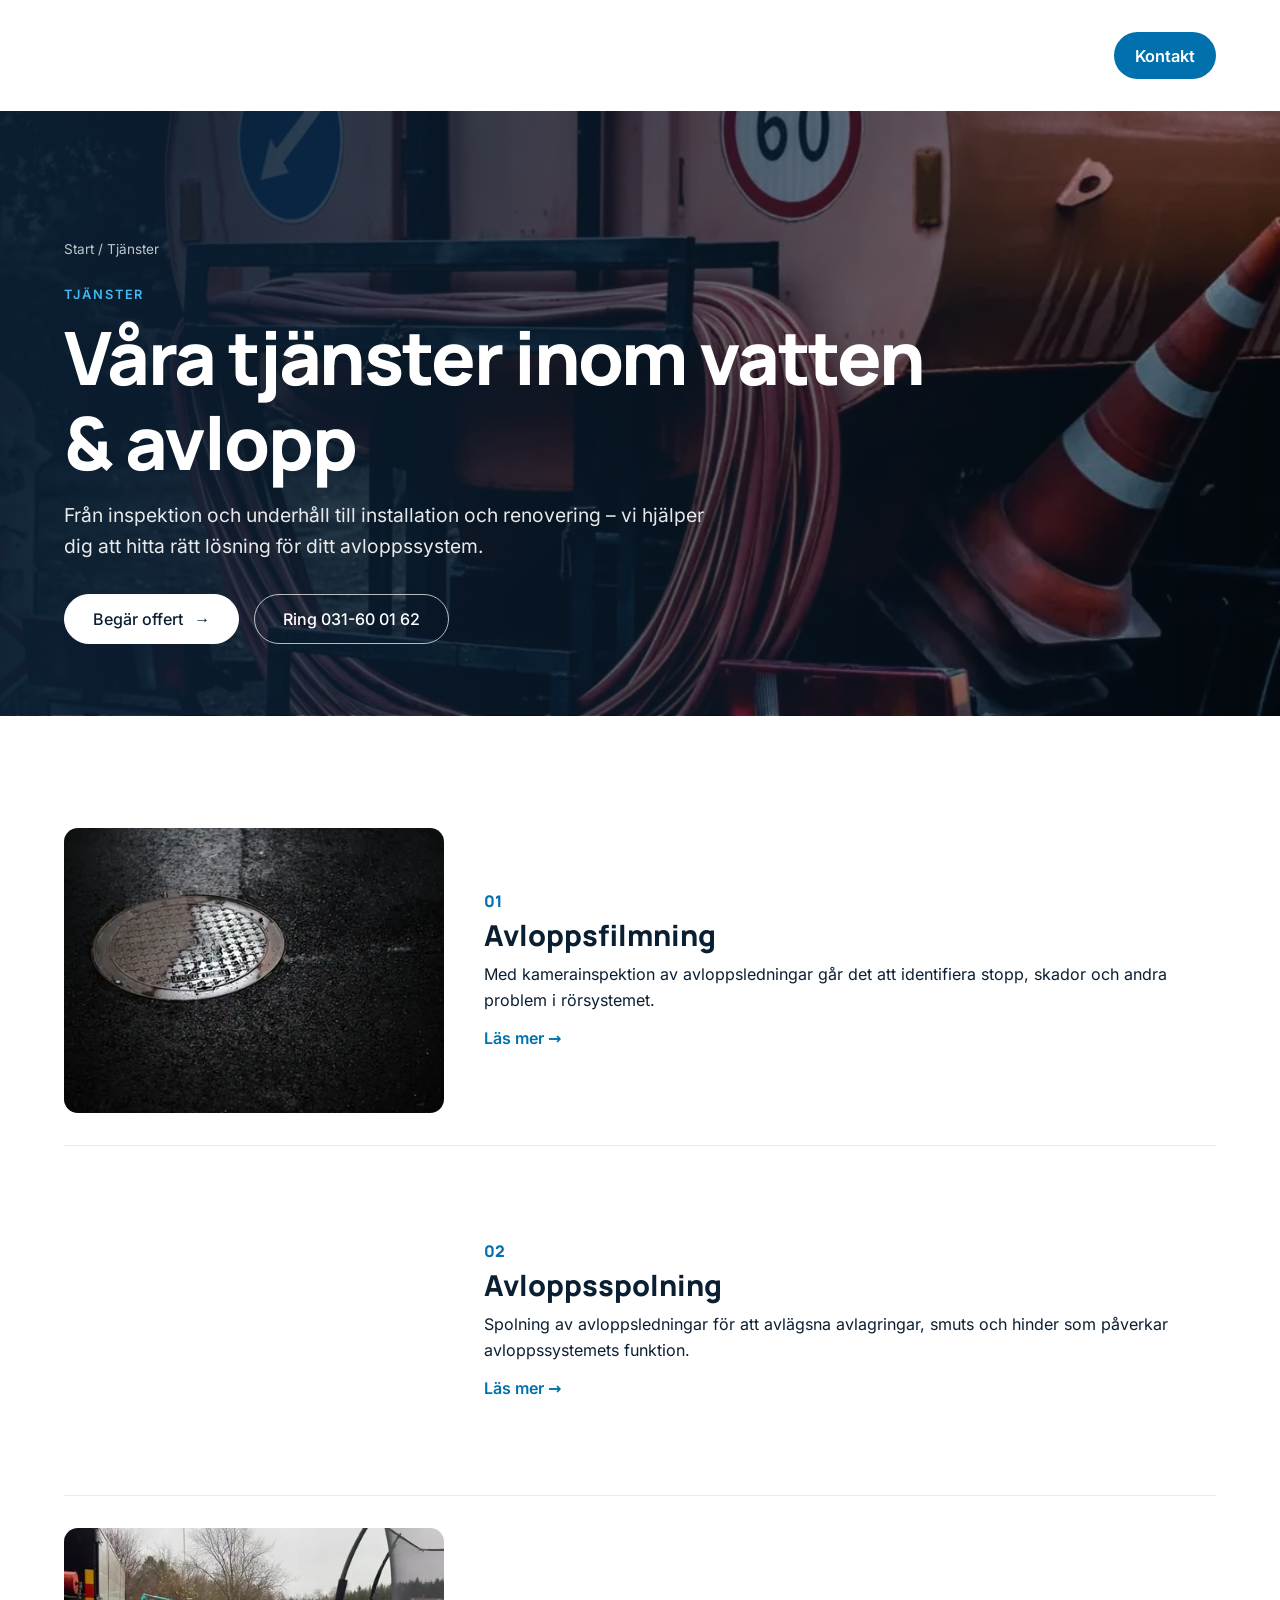
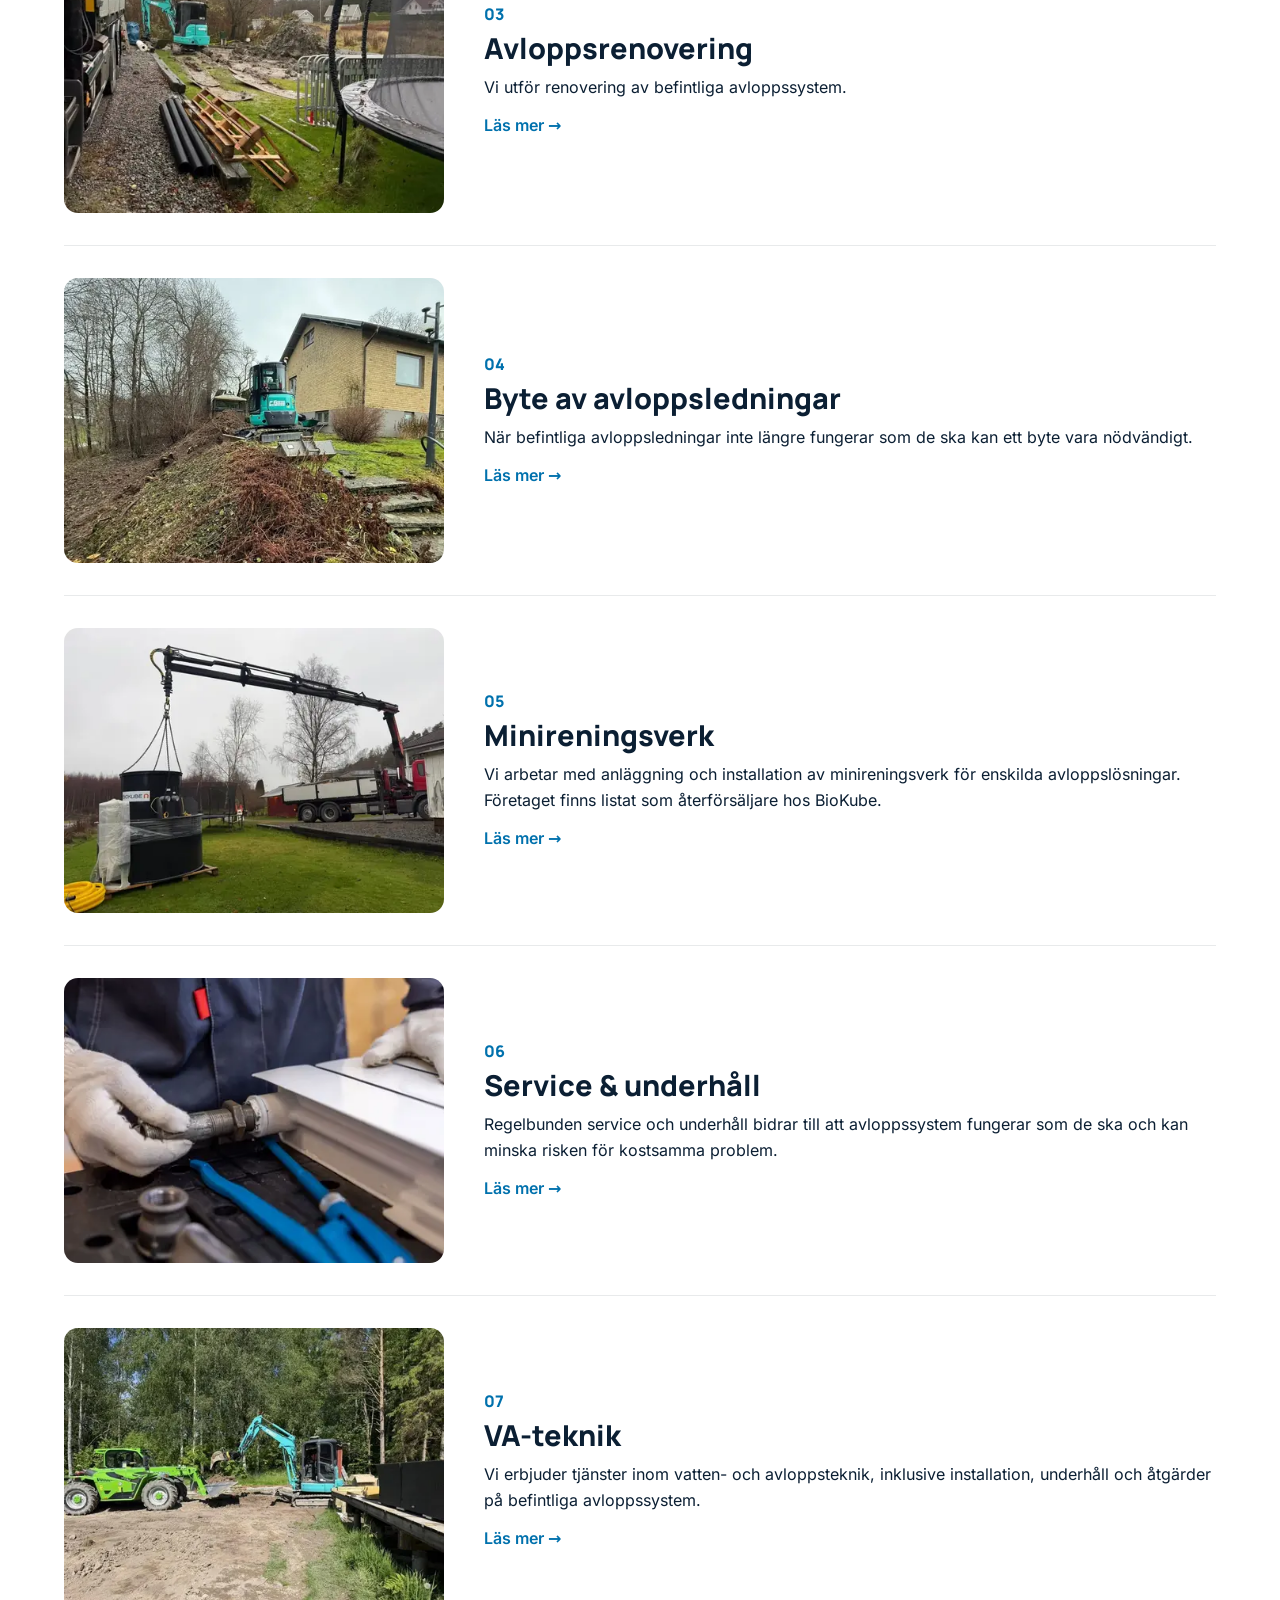
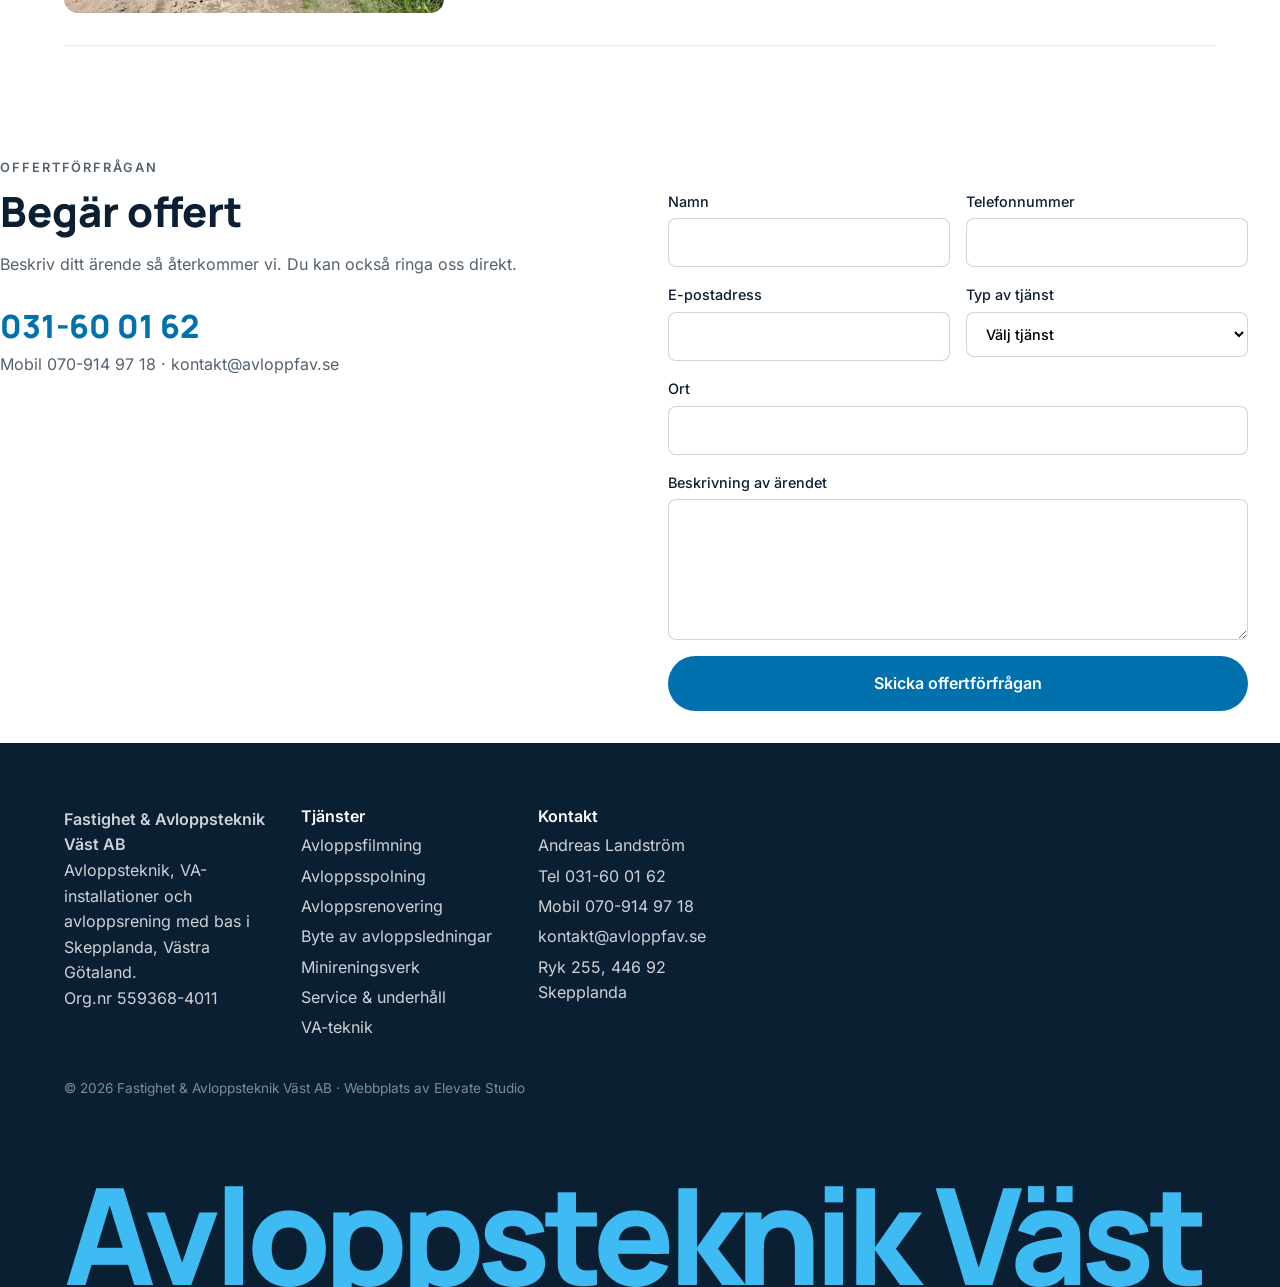
<file: tjanster.html>
<!doctype html><html lang="sv"><head><meta charset="utf-8"><meta name="viewport" content="width=device-width, initial-scale=1">
<title>Tjänster – Fastighet & Avloppsteknik Väst AB</title><meta name="description" content="Våra tjänster inom vatten och avlopp.">
<link rel="preload" as="font" type="font/woff2" href="assets/fonts/inter.woff2" crossorigin><style id="css">@font-face{font-family:Inter;font-style:normal;font-weight:400 600;font-display:swap;src:url(assets/fonts/inter.woff2) format('woff2')}@font-face{font-family:Manrope;font-style:normal;font-weight:600 800;font-display:swap;src:url(assets/fonts/manrope.woff2) format('woff2')}:root{--ink:#0b1f33;--accent:#00a3e0;--bg:#fff;--soft:#f2f5f8;--radius:14px}*{box-sizing:border-box;margin:0}body{font-family:Inter,system-ui,sans-serif;color:var(--ink);background:var(--bg);line-height:1.6}h1,h2,h3,.logo{font-family:Manrope,sans-serif;font-weight:800;line-height:1.15}a{color:inherit;text-decoration:none}img{max-width:100%;display:block}.demo-banner{position:fixed;inset:auto 0 0 0;z-index:100;background:#ffd400;color:#000;text-align:center;font-weight:600;padding:.5rem 1rem;font-size:.9rem}.site-header{position:fixed;top:0;left:0;right:0;z-index:50;display:flex;align-items:center;justify-content:space-between;padding:1.1rem 5vw;color:#fff;transition:.3s}.site-header.solid{background:#fff;color:var(--ink);box-shadow:0 2px 20px #0001;padding:.7rem 5vw}.logo{display:flex;gap:.5rem;align-items:center;font-size:1.4rem}.nav{display:flex;gap:2rem;align-items:center;font-weight:500}.burger{display:none;background:none;border:0;color:inherit;font-size:1.6rem}.btn{display:inline-block;background:var(--accent);color:#fff;padding:.9rem 1.6rem;border-radius:999px;font-weight:600;transition:transform .2s}.btn:hover{transform:translateY(-2px)}.btn-sm{padding:.5rem 1.1rem}.btn-outline{background:none;border:2px solid var(--ink);color:var(--ink)}.hero{position:relative;height:100vh;min-height:560px;display:flex;align-items:flex-end;color:#fff;overflow:hidden}.hero-media{position:absolute;inset:0;width:100%;height:100%;object-fit:cover}.hero-overlay{position:absolute;inset:0;background:linear-gradient(0deg,#0b1f33cc,#0b1f3322 60%)}.hero-content{position:relative;padding:0 5vw 14vh;max-width:900px}.hero h1{font-size:clamp(2.4rem,6vw,4.8rem);margin:.5rem 0 2rem}.eyebrow{text-transform:uppercase;letter-spacing:.15em;font-size:.8rem;font-weight:600;color:var(--accent)}.section{padding:7rem 5vw}.section h2,.split h2{font-size:clamp(1.8rem,4vw,2.8rem);margin-bottom:2.5rem}.grid-3{display:grid;grid-template-columns:repeat(auto-fit,minmax(260px,1fr));gap:1.5rem}.card{background:var(--soft);padding:2rem;border-radius:var(--radius)}.card h3{margin-bottom:.6rem}.stats{display:grid;grid-template-columns:repeat(auto-fit,minmax(180px,1fr));gap:2rem;background:var(--ink);color:#fff;padding:5rem 5vw;text-align:center}.count{font-family:Manrope;font-weight:800;font-size:3rem;color:var(--accent)}.project{position:relative;border-radius:var(--radius);overflow:hidden;aspect-ratio:4/5}.project img{width:100%;height:100%;object-fit:cover;transition:transform .6s}.project:hover img{transform:scale(1.06)}.project div{position:absolute;inset:auto 0 0 0;padding:1.5rem;color:#fff;background:linear-gradient(0deg,#000a,#0000)}.project span{font-size:.8rem;text-transform:uppercase;letter-spacing:.1em}.split{display:grid;grid-template-columns:1fr 1fr;gap:4rem;align-items:center;padding:7rem 5vw;background:var(--soft)}.split p{margin-bottom:1.5rem}.split img{border-radius:var(--radius)}.news{list-style:none;padding:0}.news li{display:flex;gap:2rem;padding:1.4rem 0;border-bottom:1px solid #0002}.news time{color:#0008;min-width:110px}.news a:hover{color:var(--accent)}.footer{display:grid;grid-template-columns:repeat(auto-fit,minmax(200px,1fr));gap:2rem;background:var(--ink);color:#fffc;padding:4rem 5vw 6rem}.footer a{display:block;margin:.3rem 0}.footer h4{color:#fff;margin-bottom:.5rem}.fine{grid-column:1/-1;font-size:.85rem;opacity:.6}.reveal{opacity:0;transform:translateY(30px);transition:opacity .8s,transform .8s}.reveal.visible{opacity:1;transform:none}@media (max-width:800px){.nav{display:none;position:absolute;top:100%;left:0;right:0;flex-direction:column;background:#fff;color:var(--ink);padding:1.5rem}.nav.open{display:flex}.burger{display:block}.split{grid-template-columns:1fr}}.hero{align-items:center}.hero-overlay{background:linear-gradient(90deg,#0b1f33f0 0%,#0b1f33aa 45%,#0b1f3322 100%),linear-gradient(0deg,#0b1f33cc,#0000 40%)}.hero-content{padding:0 5vw;max-width:1200px}.hero-title{font-size:clamp(3.2rem,11vw,9.5rem);line-height:.92;letter-spacing:-.04em;margin:1rem 0 1.5rem;text-transform:uppercase}.hero-title span{display:block}.hero-title .accent{color:transparent;-webkit-text-stroke:2px #fff}.hero-lead{font-size:clamp(1.05rem,1.6vw,1.35rem);max-width:560px;opacity:.9;margin-bottom:2.2rem}.hero-cta{display:flex;gap:1rem;flex-wrap:wrap}.btn-lg{padding:1.1rem 2rem;font-size:1.05rem}.btn-ghost{background:#fff1;border:2px solid #fff8;backdrop-filter:blur(6px)}.hero-in{opacity:0;transform:translateY(40px);animation:heroIn .9s cubic-bezier(.2,.7,.2,1) forwards;animation-delay:var(--d)}@keyframes heroIn{to{opacity:1;transform:none}}.scroll-cue{position:absolute;bottom:5.5rem;left:50%;width:28px;height:46px;border:2px solid #fffa;border-radius:20px;transform:translateX(-50%)}.scroll-cue span{position:absolute;left:50%;top:8px;width:4px;height:8px;margin-left:-2px;background:#fff;border-radius:2px;animation:cue 1.6s infinite}@keyframes cue{to{transform:translateY(16px);opacity:0}}@media (prefers-reduced-motion:reduce){.hero-in{animation:none;opacity:1;transform:none}}.hero-title .accent{color:var(--accent);-webkit-text-stroke:0}.hero-title{text-transform:none;letter-spacing:-.035em;font-size:clamp(2.8rem,8vw,7rem)}.demo-banner{display:none}.logo img{width:36px;height:36px;object-fit:contain}.site-header:not(.solid) .logo img{filter:brightness(0) invert(1)}.intro{max-width:640px;margin:-1.5rem 0 2.5rem;color:#0b1f33b3}.section .eyebrow{margin-bottom:.6rem}.project{aspect-ratio:3/4}.project p{font-size:.92rem;opacity:.85;margin-top:.4rem}.project div{background:linear-gradient(0deg,#000c 30%,#0000)}.card.wide{margin-top:1.5rem}.split-rev{background:#fff}.split h2{margin-bottom:1.2rem}.why{background:var(--ink);color:#fff;padding:6rem 5vw}.why h2{font-size:clamp(1.8rem,4vw,2.8rem);margin:.6rem 0 3rem}.why-grid{display:grid;grid-template-columns:repeat(auto-fit,minmax(220px,1fr));gap:2.5rem}.why-grid div{border-top:2px solid var(--accent);padding-top:1.2rem}.why-grid p{opacity:.75;margin-top:.5rem}.steps{list-style:none;padding:0;display:grid;grid-template-columns:repeat(auto-fit,minmax(220px,1fr));gap:2rem}.steps span{font-family:Manrope;font-weight:800;font-size:2.6rem;color:var(--accent);display:block;line-height:1}.steps h3{margin:.8rem 0 .4rem}.faq{max-width:900px;padding-top:2rem}.faq details{border-bottom:1px solid #0002;padding:1.2rem 0}.faq summary{cursor:pointer;font-family:Manrope;font-weight:600;font-size:1.15rem;list-style:none;display:flex;justify-content:space-between}.faq summary::after{content:"+";font-size:1.5rem;line-height:1;color:var(--accent)}.faq details[open] summary::after{content:"–"}.faq details p{margin-top:.8rem;color:#0b1f33c0}.contact{display:grid;grid-template-columns:1fr 1.1fr;gap:4rem;padding:7rem 5vw;background:var(--soft)}.contact h2{font-size:clamp(1.8rem,4vw,2.6rem);margin:.6rem 0 1rem}.contact dl{display:grid;grid-template-columns:auto 1fr;gap:.5rem 1.5rem;margin-top:2rem}.contact dt{font-weight:600}.contact dd{margin:0}.contact dd a:hover{color:var(--accent)}.form{display:grid;grid-template-columns:1fr 1fr;gap:1rem;background:#fff;padding:2rem;border-radius:var(--radius)}.form label{display:flex;flex-direction:column;gap:.35rem;font-size:.9rem;font-weight:500}.form input,.form select,.form textarea{font:inherit;padding:.75rem .9rem;border:1px solid #0b1f3330;border-radius:8px;background:#fff}.form input:focus,.form select:focus,.form textarea:focus{outline:2px solid var(--accent);border-color:transparent}.form .full{grid-column:1/-1}.form button{border:0;cursor:pointer;font:inherit;font-weight:600}.footer{padding-bottom:4rem}@media (max-width:800px){.contact{grid-template-columns:1fr}.form{grid-template-columns:1fr}}.sec{padding:5.5rem 5vw}.sec h2{font-size:clamp(1.8rem,4vw,2.8rem);margin-bottom:2.5rem}.sec.dark{background:var(--ink);color:#fff}.sec.soft{background:var(--soft)}.wB{display:grid;grid-template-columns:1fr 1fr;gap:3rem 5rem}.wB span{font-family:Manrope;font-weight:800;font-size:4rem;color:#0b1f3315;line-height:1;display:block}.wB h3{font-size:1.5rem;margin:-.6rem 0 .5rem}.wB,.wD,.wE,.sC,.sD,.sE,.hD .bar{grid-template-columns:1fr 1fr}.hE .coll{grid-template-columns:1fr}.hE img{height:220px}.oE .imgs{height:360px}.oE .imgs img{height:260px}}.mB{min-height:75vh;background:linear-gradient(90deg,#0b1f33f5,#0b1f3360),var(--img) center/cover;color:#fff;display:flex;align-items:center;padding:4rem 5vw}.mB div{max-width:620px}.mB h2{font-size:clamp(2rem,4.5vw,3.4rem);margin:.6rem 0 1rem}.mB p{margin-bottom:2rem;opacity:.9}.sD{list-style:none;padding:0;display:grid;grid-template-columns:repeat(4,1fr);gap:0}.sD li{padding:2rem;border-left:1px solid #fff3}.sD span{font-family:Manrope;font-weight:800;font-size:5rem;line-height:1;color:var(--accent)}.sD h3{margin:1rem 0 .5rem}.sD p{opacity:.7}.fB{display:grid;grid-template-columns:1fr 1.6fr;gap:4rem}.fB h2{margin-bottom:1rem}.ftE .giant{font-family:Manrope;font-weight:800;font-size:10.5vw;line-height:.8;letter-spacing:-.05em;margin-top:3rem;color:var(--accent);white-space:nowrap}.sec .eyebrow{margin-bottom:.6rem}.wB a,.fB a{color:var(--accent)}.mB{background-size:cover;background-position:center}.ftAE{overflow:hidden;padding-bottom:0}.ftAE .giant{grid-column:1/-1;margin-top:1rem;font-size:10.5vw}.offert{display:grid;grid-template-columns:1fr 1.2fr;gap:4rem;padding:6rem 5vw;background:var(--soft)}.offert h2{font-size:clamp(1.8rem,4vw,2.6rem);margin:.6rem 0 1rem}.offert .big{display:block;font-family:Manrope;font-weight:800;font-size:2rem;color:var(--accent);margin-top:1.5rem}@media (max-width:900px){.wB,.sD{grid-template-columns:1fr 1fr}.fB,.offert{grid-template-columns:1fr}}.ftAE .giant{font-family:Manrope;font-weight:800;font-size:10.5vw;line-height:.8;letter-spacing:-.05em;color:var(--accent);white-space:nowrap;margin:3rem 0 0}.mB{min-height:75vh;color:#fff;display:flex;align-items:center;padding:5rem 5vw}.mB>div{max-width:640px}.mB h2{font-size:clamp(2rem,4.5vw,3.4rem);margin:.6rem 0 1rem}.mB p{margin-bottom:2rem;opacity:.92}.hero-cta{align-items:center;gap:2rem}.hbtn{display:inline-flex;align-items:center;gap:1.2rem;background:var(--accent);color:#fff;font-family:Manrope;font-weight:800;font-size:1.05rem;padding:1.15rem 1.6rem 1.15rem 1.8rem;border-radius:2px;transition:background .2s}.hbtn span{display:inline-block;transition:transform .2s}.hbtn:hover{background:#fff;color:var(--ink)}.hbtn:hover span{transform:translateX(5px)}.hlink{color:#fff;font-weight:500;border-bottom:1px solid #ffffff80;padding-bottom:2px}.hlink:hover{border-color:#fff}.hbtn{border-radius:999px;padding:.45rem .45rem .45rem 1.6rem;gap:1rem;font-size:1rem;box-shadow:0 8px 24px #00a3e040}.hbtn span{display:grid;place-items:center;width:2.6rem;height:2.6rem;border-radius:50%;background:#fff;color:var(--accent);font-size:1.1rem}.hbtn:hover{background:#fff;color:var(--ink);box-shadow:0 8px 24px #0003}.hbtn:hover span{background:var(--accent);color:#fff;transform:translateX(3px) rotate(-45deg)}.hlink{display:inline-flex;align-items:center;gap:.6rem;border:1px solid #ffffff40;background:#ffffff14;backdrop-filter:blur(10px);-webkit-backdrop-filter:blur(10px);border-radius:999px;padding:.95rem 1.4rem;transition:.2s}.hlink::before{content:"";width:8px;height:8px;border-radius:50%;background:#3ddc84;box-shadow:0 0 0 4px #3ddc8433}.hlink:hover{background:#ffffff26;border-color:#ffffff80}.site-header{justify-content:flex-start;gap:3rem;padding:.9rem 5vw}.site-header.solid{padding:.6rem 5vw}.logo img{width:auto;height:64px;object-fit:contain;transition:height .3s}.site-header.solid .logo img{height:52px}.nav{gap:1.6rem;font-size:1rem}.nav .btn-sm{margin-left:.4rem}@media (max-width:800px){.site-header{justify-content:space-between}.logo img{height:48px}}.hero-cta{gap:.9rem}.hbtn,.hlink{display:inline-flex;align-items:center;gap:.7rem;border-radius:999px;padding:1rem 1.75rem;font-family:Inter,sans-serif;font-weight:500;font-size:1rem;line-height:1;box-shadow:none;backdrop-filter:none;-webkit-backdrop-filter:none;transition:background .2s,color .2s,border-color .2s}.hbtn{background:#fff;color:var(--ink);border:1px solid #fff}.hbtn span{width:auto;height:auto;background:none;color:inherit;border-radius:0;font-size:1rem;transition:transform .2s}.hbtn:hover{background:var(--accent);border-color:var(--accent);color:#fff;box-shadow:none}.hbtn:hover span{background:none;color:inherit;transform:translateX(4px)}.hlink{background:transparent;color:#fff;border:1px solid #ffffffb3}.hlink::before{content:none}.hlink:hover{background:#fff;color:var(--ink);border-color:#fff}:root{--wrap:1280px;--pad-y:clamp(4.5rem,9vw,8rem);--h2:clamp(2rem,3.6vw,3rem);--gap:clamp(1.25rem,2.5vw,2rem);--line:#0b1f331f}.wrap{max-width:var(--wrap);margin:0 auto;padding:0 5vw;box-sizing:content-box}@media (min-width:1500px){.wrap{padding:0 2rem}}.blk{padding:var(--pad-y) 0;background:#fff;color:var(--ink)}.blk.soft{background:var(--soft)}.blk.dark{background:var(--ink);color:#fff}.blk.img{background-size:cover;background-position:center;color:#fff;padding:calc(var(--pad-y)*1.25) 0}.blk h2{font-size:var(--h2);letter-spacing:-.025em;line-height:1.1;margin:0}.blk .eyebrow{margin:0 0 .9rem}.blk-head{display:grid;grid-template-columns:1fr 1fr;gap:var(--gap) 4rem;align-items:end;margin-bottom:clamp(2.5rem,5vw,4rem)}.blk-head>p{color:#0b1f33b3;font-size:1.08rem;max-width:520px;justify-self:end}.blk-head:only-child,.blk-head:has(>div:only-child){grid-template-columns:1fr}.num{display:block;font-family:Manrope;font-weight:800;font-size:clamp(2.6rem,4vw,3.6rem);line-height:1;color:var(--accent);margin-bottom:1.2rem}.site-header{justify-content:space-between;gap:2rem;padding:1.1rem 5vw;min-height:96px}.site-header.solid{padding:.7rem 5vw;min-height:80px}.logo img{height:76px}.site-header.solid .logo img{height:60px}.nav{gap:1.1rem;font-size:1.02rem}.nav>a,.nav .dd>a{padding:.35rem .25rem}.nav .btn-sm{margin-left:.6rem;padding:.65rem 1.3rem}.scroll-cue{display:none!important}.hero-videos{position:absolute;inset:0}.hero-videos .hero-media{opacity:0;transition:opacity .9s ease}.hero-videos .hero-media.on{opacity:1}.hero-content.wrap{position:relative;width:100%;padding-top:6rem;padding-bottom:0;max-width:var(--wrap)}.hero-dots{position:absolute;right:5vw;bottom:4.5rem;display:flex;gap:.5rem;z-index:2}.hero-dots button{width:28px;height:4px;border:0;border-radius:2px;background:#ffffff59;cursor:pointer;padding:0;transition:.3s}.hero-dots button.on{background:#fff;width:48px}.svc-grid{display:grid;grid-template-columns:repeat(3,1fr);gap:var(--gap)}.svc-card{display:flex;flex-direction:column}.svc-card .ph{border-radius:var(--radius);overflow:hidden;aspect-ratio:4/3;margin-bottom:1.3rem;background:var(--soft)}.svc-card img{width:100%;height:100%;object-fit:cover;transition:transform .6s}.svc-card:hover img{transform:scale(1.05)}.svc-card h3{font-size:1.3rem;margin-bottom:.5rem}.svc-card p{color:#0b1f33b3;font-size:.98rem;flex:1}.more{display:inline-block;margin-top:1rem;font-weight:600;color:var(--accent)}.svc-card:hover h3{color:var(--accent)}.svc-wide{display:flex;justify-content:space-between;align-items:center;gap:2rem;margin-top:calc(var(--gap)*1.5);padding:2rem 0 0;border-top:1px solid var(--line)}.svc-wide h3{font-size:1.3rem;margin-bottom:.4rem}.svc-wide p{color:#0b1f33b3;max-width:720px}.svc-wide .more{margin:0;white-space:nowrap}.about{display:grid;grid-template-columns:1.05fr 1fr;gap:clamp(3rem,6vw,6rem);align-items:center}.about-media{position:relative;aspect-ratio:1/1}.about-media img{position:absolute;object-fit:cover;border-radius:var(--radius)}.about-media .a1{inset:0 18% 22% 0;width:82%;height:78%}.about-media .a2{right:0;bottom:0;width:52%;height:52%;border:8px solid var(--soft);box-sizing:border-box}.about-media .badge{position:absolute;left:6%;bottom:6%;background:var(--accent);color:#fff;padding:1.1rem 1.4rem;border-radius:10px;display:flex;flex-direction:column}.about-media .badge strong{font-family:Manrope;font-size:1.35rem}.about-media .badge span{font-size:.85rem;opacity:.9}.about-text h2{margin-bottom:1.5rem}.about-text .big{font-size:1.25rem;line-height:1.5;font-weight:500;margin-bottom:1rem}.about-text p{color:#0b1f33c7;margin-bottom:1rem}.about-facts{display:grid;grid-template-columns:repeat(3,1fr);gap:1rem;margin:2rem 0;padding:1.5rem 0;border-top:1px solid var(--line);border-bottom:1px solid var(--line)}.about-facts dt{font-size:.75rem;text-transform:uppercase;letter-spacing:.12em;color:#0b1f3380;margin-bottom:.3rem}.about-facts dd{margin:0;font-family:Manrope;font-weight:800;font-size:1.05rem}.btn-line{font-weight:600;color:var(--ink);border-bottom:2px solid var(--accent);padding-bottom:3px}.btn-line:hover{color:var(--accent)}.num-grid{list-style:none;padding:0;margin:0;display:grid;grid-template-columns:repeat(4,1fr);gap:var(--gap)}.num-grid>*{padding-top:1.6rem;border-top:1px solid var(--line)}.num-grid h3{font-size:1.2rem;margin-bottom:.5rem}.num-grid p{color:#0b1f33b3;font-size:.98rem}.blk.dark .num-grid>*{border-color:#ffffff26}.blk.dark .num-grid p{color:#ffffffb3}.img-text{max-width:620px}.img-text h2{margin-bottom:1.2rem}.img-text p{opacity:.9;margin-bottom:2rem;font-size:1.08rem}.blk .fB{display:grid;grid-template-columns:1fr 1.6fr;gap:clamp(2rem,6vw,6rem)}.blk .fB header p{margin-top:1rem;color:#0b1f33b3}.blk .fB header a{color:var(--accent)}.blk .faq{max-width:none;padding:0}.blk .faq details:first-child{border-top:1px solid var(--line)}.offert{display:grid;grid-template-columns:1fr 1.15fr;gap:clamp(2rem,6vw,6rem);padding:0;background:none}.offert h2{margin-bottom:1rem}.offert>div>p{color:#0b1f33b3}.kdl{display:grid;grid-template-columns:auto 1fr;gap:.6rem 1.5rem;margin-top:2rem}.kdl dt{font-weight:600}.kdl dd{margin:0}.kdl a:hover{color:var(--accent)}.blk .form{box-shadow:0 1px 0 var(--line)}@media (max-width:900px){.blk-head,.about,.blk .fB,.offert{grid-template-columns:1fr}.blk-head>p{justify-self:start}.svc-grid{grid-template-columns:1fr 1fr}.num-grid{grid-template-columns:1fr 1fr}.svc-wide{flex-direction:column;align-items:flex-start}.site-header{min-height:72px}.logo img{height:54px}}@media (max-width:560px){.svc-grid,.num-grid,.about-facts{grid-template-columns:1fr}}.ft-h{font-size:1rem;font-family:Inter,sans-serif;font-weight:600;color:#fff;margin:0 0 .5rem}.hero-still{z-index:0}.hero-videos video{z-index:1}.logo img{width:auto}:root{--accent:#0071ad}.hero,.blk.dark,.blk.img,.footer,.page-hero,.why,.side-card:not(.light),.sec.dark{--accent:#3dbbf2}.hero .eyebrow,.page-hero .eyebrow{color:var(--accent)}.hbtn:hover{background:#3dbbf2;border-color:#3dbbf2;color:#0b1f33}.hero-in{animation:none;opacity:1;transform:none}img{height:auto}.facts span,.about-facts dt{color:#4b5b6b}.split img{aspect-ratio:4/3;object-fit:cover;width:100%}.gallery img{height:auto}.btn:not(.btn-outline):not(.btn-ghost):not(.btn-outline-light){background:#0071ad;color:#fff}.btn:not(.btn-outline):not(.btn-ghost):not(.btn-outline-light):hover{background:#005a8c}.site-header.always{position:sticky}.dd{position:relative}.dd-menu{display:none;position:absolute;top:100%;left:-1rem;background:#fff;color:var(--ink);min-width:240px;padding:.6rem 0;border-radius:10px;box-shadow:0 12px 40px #0b1f3322}.dd-menu a{display:block;padding:.5rem 1.2rem}.dd-menu a:hover{background:var(--soft);color:var(--accent)}.dd:hover .dd-menu,.dd:focus-within .dd-menu{display:block}.page-hero{position:relative;min-height:62vh;display:flex;align-items:flex-end;color:#fff;background-size:cover;background-position:center}.page-hero-in{padding:8rem 5vw 4.5rem;max-width:1000px}.page-hero h1{font-size:clamp(2.4rem,6vw,4.6rem);letter-spacing:-.03em;margin:.6rem 0 1rem}.page-hero .lead{font-size:clamp(1.05rem,1.5vw,1.3rem);max-width:640px;opacity:.9;margin-bottom:2rem}.crumbs{font-size:.85rem;opacity:.75;margin-bottom:1.5rem}.crumbs a:hover{color:var(--accent)}.svc{display:grid;grid-template-columns:1.6fr 1fr;gap:4rem;padding:6rem 5vw}.svc-main h2{font-size:2rem;margin-bottom:1.2rem}.svc-main p{margin-bottom:1rem;font-size:1.08rem}.svc-main h3{margin:2rem 0 1rem}.checks{list-style:none;padding:0;display:grid;gap:.7rem}.checks li{padding-left:2rem;position:relative}.checks li::before{content:"";position:absolute;left:0;top:.45em;width:1.1rem;height:.6rem;border-left:3px solid var(--accent);border-bottom:3px solid var(--accent);transform:rotate(-45deg)}.checks.cols{grid-template-columns:repeat(auto-fit,minmax(260px,1fr))}.side-card{background:var(--ink);color:#fff;padding:2rem;border-radius:var(--radius);display:flex;flex-direction:column;gap:.4rem;margin-bottom:1.5rem}.side-card h3{margin-bottom:.4rem}.side-card .big{font-family:Manrope;font-weight:800;font-size:1.8rem;color:var(--accent)}.side-card .btn{margin-top:1rem;text-align:center}.side-card.light{background:var(--soft);color:var(--ink)}.side-card.light a{padding:.45rem 0;border-bottom:1px solid #0b1f3315}.side-card.light a:hover{color:var(--accent)}.cta-band{display:flex;justify-content:space-between;align-items:center;gap:2rem;flex-wrap:wrap;background:var(--accent);color:#fff;padding:4rem 5vw}.cta-band h2{font-size:clamp(1.6rem,3vw,2.4rem)}.cta-band .btn{background:#fff;color:var(--ink)}.btn-outline-light{background:none!important;color:#fff!important;border:2px solid #fff}.svc-list{display:grid;gap:2rem}.svc-row{display:grid;grid-template-columns:380px 1fr;gap:2.5rem;align-items:center;padding-bottom:2rem;border-bottom:1px solid #0b1f3318}.svc-row img{border-radius:var(--radius);aspect-ratio:4/3;object-fit:cover;width:100%}.svc-row span{color:var(--accent);font-family:Manrope;font-weight:800}.svc-row h2{font-size:1.8rem;margin:.3rem 0 .6rem}.svc-row em{font-style:normal;font-weight:600;color:var(--accent);display:inline-block;margin-top:.8rem}.svc-row:hover h2{color:var(--accent)}.facts{display:grid;grid-template-columns:repeat(auto-fit,minmax(200px,1fr));border-top:2px solid var(--ink)}.facts div{padding:1.5rem 1.5rem 1.5rem 0}.facts span{display:block;font-size:.8rem;text-transform:uppercase;letter-spacing:.12em;color:#4b5b6b}.facts strong{font-family:Manrope;font-size:1.5rem}.gallery{display:grid;grid-template-columns:repeat(4,1fr);gap:.5rem;padding:0 5vw 6rem}.gallery img{aspect-ratio:1;object-fit:cover;border-radius:8px}.map{width:100%;height:280px;border:0;border-radius:var(--radius);margin-top:2rem}@media (max-width:900px){.svc,.svc-row{grid-template-columns:1fr}.gallery{grid-template-columns:repeat(2,1fr)}.dd-menu{position:static;box-shadow:none;display:block;padding:0 0 0 1rem}}</style><link rel="preload" as="image" href="assets/img/spolning-960.webp" fetchpriority="high"></head><body><header class="site-header solid always" id="header">
<a class="logo" href="index.html"><img src="assets/img/logo.webp" alt="Fastighet &amp; Avloppsteknik Väst AB" width="231" height="122"></a>
<nav class="nav" id="nav"><div class="dd"><a href="tjanster.html">Tjänster ▾</a><div class="dd-menu"><a href="tjanster/avloppsfilmning.html">Avloppsfilmning</a><a href="tjanster/avloppsspolning.html">Avloppsspolning</a><a href="tjanster/avloppsrenovering.html">Avloppsrenovering</a><a href="tjanster/byte-av-avloppsledningar.html">Byte av avloppsledningar</a><a href="tjanster/minireningsverk.html">Minireningsverk</a><a href="tjanster/service-och-underhall.html">Service & underhåll</a><a href="tjanster/va-teknik.html">VA-teknik</a></div></div>
<a href="om-oss.html">Om oss</a><a href="minireningsverk.html">Minireningsverk</a><a href="vanliga-fragor.html">Frågor</a><a href="kontakt.html" class="btn btn-sm">Kontakt</a></nav>
<button class="burger" id="burger" aria-label="Meny">☰</button></header><main id="main"><section class="page-hero" style="background-image:linear-gradient(90deg,#0b1f33f2,#0b1f3399 55%,#0b1f3340),url(assets/img/spolning-960.webp)"><div class="page-hero-in">
<nav class="crumbs"><a href="index.html">Start</a> / Tjänster</nav><p class="eyebrow">Tjänster</p><h1>Våra tjänster inom vatten &amp; avlopp</h1><p class="lead">Från inspektion och underhåll till installation och renovering – vi hjälper dig att hitta rätt lösning för ditt avloppssystem.</p>
<div class="hero-cta"><a href="#offert" class="hbtn">Begär offert <span>→</span></a><a href="tel:+4631600162" class="hlink">Ring 031-60 01 62</a></div></div></section><section class="section"><div class="svc-list"><a class="svc-row reveal" href="tjanster/avloppsfilmning.html"><img src="assets/img/filmning-960.webp" srcset="assets/img/filmning-480.webp 480w, assets/img/filmning-720.webp 720w, assets/img/filmning-960.webp 960w" sizes="(max-width:700px) 92vw, (max-width:1100px) 45vw, 400px" width="1200" height="798" loading="lazy" decoding="async" alt=""><div><span>01</span><h2>Avloppsfilmning</h2><p>Med kamerainspektion av avloppsledningar går det att identifiera stopp, skador och andra problem i rörsystemet.</p><em>Läs mer →</em></div></a><a class="svc-row reveal" href="tjanster/avloppsspolning.html"><img src="assets/img/spolning-960.webp" srcset="assets/img/spolning-480.webp 480w, assets/img/spolning-720.webp 720w, assets/img/spolning-960.webp 960w" sizes="(max-width:700px) 92vw, (max-width:1100px) 45vw, 400px" width="1200" height="1812" loading="lazy" decoding="async" alt=""><div><span>02</span><h2>Avloppsspolning</h2><p>Spolning av avloppsledningar för att avlägsna avlagringar, smuts och hinder som påverkar avloppssystemets funktion.</p><em>Läs mer →</em></div></a><a class="svc-row reveal" href="tjanster/avloppsrenovering.html"><img src="assets/img/arbete-ledningar-960.webp" srcset="assets/img/arbete-ledningar-480.webp 480w, assets/img/arbete-ledningar-720.webp 720w, assets/img/arbete-ledningar-960.webp 960w" sizes="(max-width:700px) 92vw, (max-width:1100px) 45vw, 400px" width="1200" height="1600" loading="lazy" decoding="async" alt=""><div><span>03</span><h2>Avloppsrenovering</h2><p>Vi utför renovering av befintliga avloppssystem.</p><em>Läs mer →</em></div></a><a class="svc-row reveal" href="tjanster/byte-av-avloppsledningar.html"><img src="assets/img/arbete-graevning-960.webp" srcset="assets/img/arbete-graevning-480.webp 480w, assets/img/arbete-graevning-720.webp 720w, assets/img/arbete-graevning-960.webp 960w" sizes="(max-width:700px) 92vw, (max-width:1100px) 45vw, 400px" width="1200" height="1600" loading="lazy" decoding="async" alt=""><div><span>04</span><h2>Byte av avloppsledningar</h2><p>När befintliga avloppsledningar inte längre fungerar som de ska kan ett byte vara nödvändigt.</p><em>Läs mer →</em></div></a><a class="svc-row reveal" href="tjanster/minireningsverk.html"><img src="assets/img/biokube-960.webp" srcset="assets/img/biokube-480.webp 480w, assets/img/biokube-720.webp 720w, assets/img/biokube-960.webp 960w" sizes="(max-width:700px) 92vw, (max-width:1100px) 45vw, 400px" width="1600" height="1200" loading="lazy" decoding="async" alt=""><div><span>05</span><h2>Minireningsverk</h2><p>Vi arbetar med anläggning och installation av minireningsverk för enskilda avloppslösningar. Företaget finns listat som återförsäljare hos BioKube.</p><em>Läs mer →</em></div></a><a class="svc-row reveal" href="tjanster/service-och-underhall.html"><img src="assets/img/service-960.webp" srcset="assets/img/service-480.webp 480w, assets/img/service-720.webp 720w, assets/img/service-960.webp 960w" sizes="(max-width:700px) 92vw, (max-width:1100px) 45vw, 400px" width="1200" height="800" loading="lazy" decoding="async" alt=""><div><span>06</span><h2>Service & underhåll</h2><p>Regelbunden service och underhåll bidrar till att avloppssystem fungerar som de ska och kan minska risken för kostsamma problem.</p><em>Läs mer →</em></div></a><a class="svc-row reveal" href="tjanster/va-teknik.html"><img src="assets/img/arbete-maskiner-960.webp" srcset="assets/img/arbete-maskiner-480.webp 480w, assets/img/arbete-maskiner-720.webp 720w, assets/img/arbete-maskiner-960.webp 960w" sizes="(max-width:700px) 92vw, (max-width:1100px) 45vw, 400px" width="960" height="720" loading="lazy" decoding="async" alt=""><div><span>07</span><h2>VA-teknik</h2><p>Vi erbjuder tjänster inom vatten- och avloppsteknik, inklusive installation, underhåll och åtgärder på befintliga avloppssystem.</p><em>Läs mer →</em></div></a></div></section><section class="offert" id="offert"><div><p class="eyebrow">Offertförfrågan</p><h2>Begär offert</h2><p>Beskriv ditt ärende så återkommer vi. Du kan också ringa oss direkt.</p><a class="big" href="tel:+4631600162">031-60 01 62</a><p>Mobil 070-914 97 18 · <a href="mailto:kontakt@avloppfav.se">kontakt@avloppfav.se</a></p></div><form class="form" data-mailto="kontakt@avloppfav.se">
<label>Namn<input name="Namn" required></label><label>Telefonnummer<input name="Telefon" type="tel"></label>
<label>E-postadress<input name="E-post" type="email" required></label><label>Typ av tjänst<select name="Tjänst"><option value="">Välj tjänst</option><option>Avloppsfilmning</option><option>Avloppsspolning</option><option>Avloppsrenovering</option><option>Byte av avloppsledningar</option><option>Minireningsverk</option><option>Service & underhåll</option><option>VA-teknik</option><option>Övrigt</option></select></label>
<label class="full">Ort<input name="Ort"></label><label class="full">Beskrivning av ärendet<textarea name="Beskrivning" rows="5"></textarea></label>
<button class="btn full" type="submit">Skicka offertförfrågan</button></form></section></main><footer class="footer ftAE"><div><strong>Fastighet &amp; Avloppsteknik Väst AB</strong><p>Avloppsteknik, VA-installationer och avloppsrening med bas i Skepplanda, Västra Götaland.</p><p>Org.nr 559368-4011</p></div>
<div><h2 class="ft-h">Tjänster</h2><a href="tjanster/avloppsfilmning.html">Avloppsfilmning</a><a href="tjanster/avloppsspolning.html">Avloppsspolning</a><a href="tjanster/avloppsrenovering.html">Avloppsrenovering</a><a href="tjanster/byte-av-avloppsledningar.html">Byte av avloppsledningar</a><a href="tjanster/minireningsverk.html">Minireningsverk</a><a href="tjanster/service-och-underhall.html">Service & underhåll</a><a href="tjanster/va-teknik.html">VA-teknik</a></div>
<div><h2 class="ft-h">Kontakt</h2><p>Andreas Landström</p><a href="tel:+4631600162">Tel 031-60 01 62</a><a href="tel:+46709149718">Mobil 070-914 97 18</a><a href="mailto:kontakt@avloppfav.se">kontakt@avloppfav.se</a><p>Ryk 255, 446 92 Skepplanda</p></div>
<p class="fine">© 2026 Fastighet &amp; Avloppsteknik Väst AB · Webbplats av Elevate Studio</p><div class="giant">Avloppsteknik Väst</div></footer>
<script src="script.js"></script></body></html>
</file>
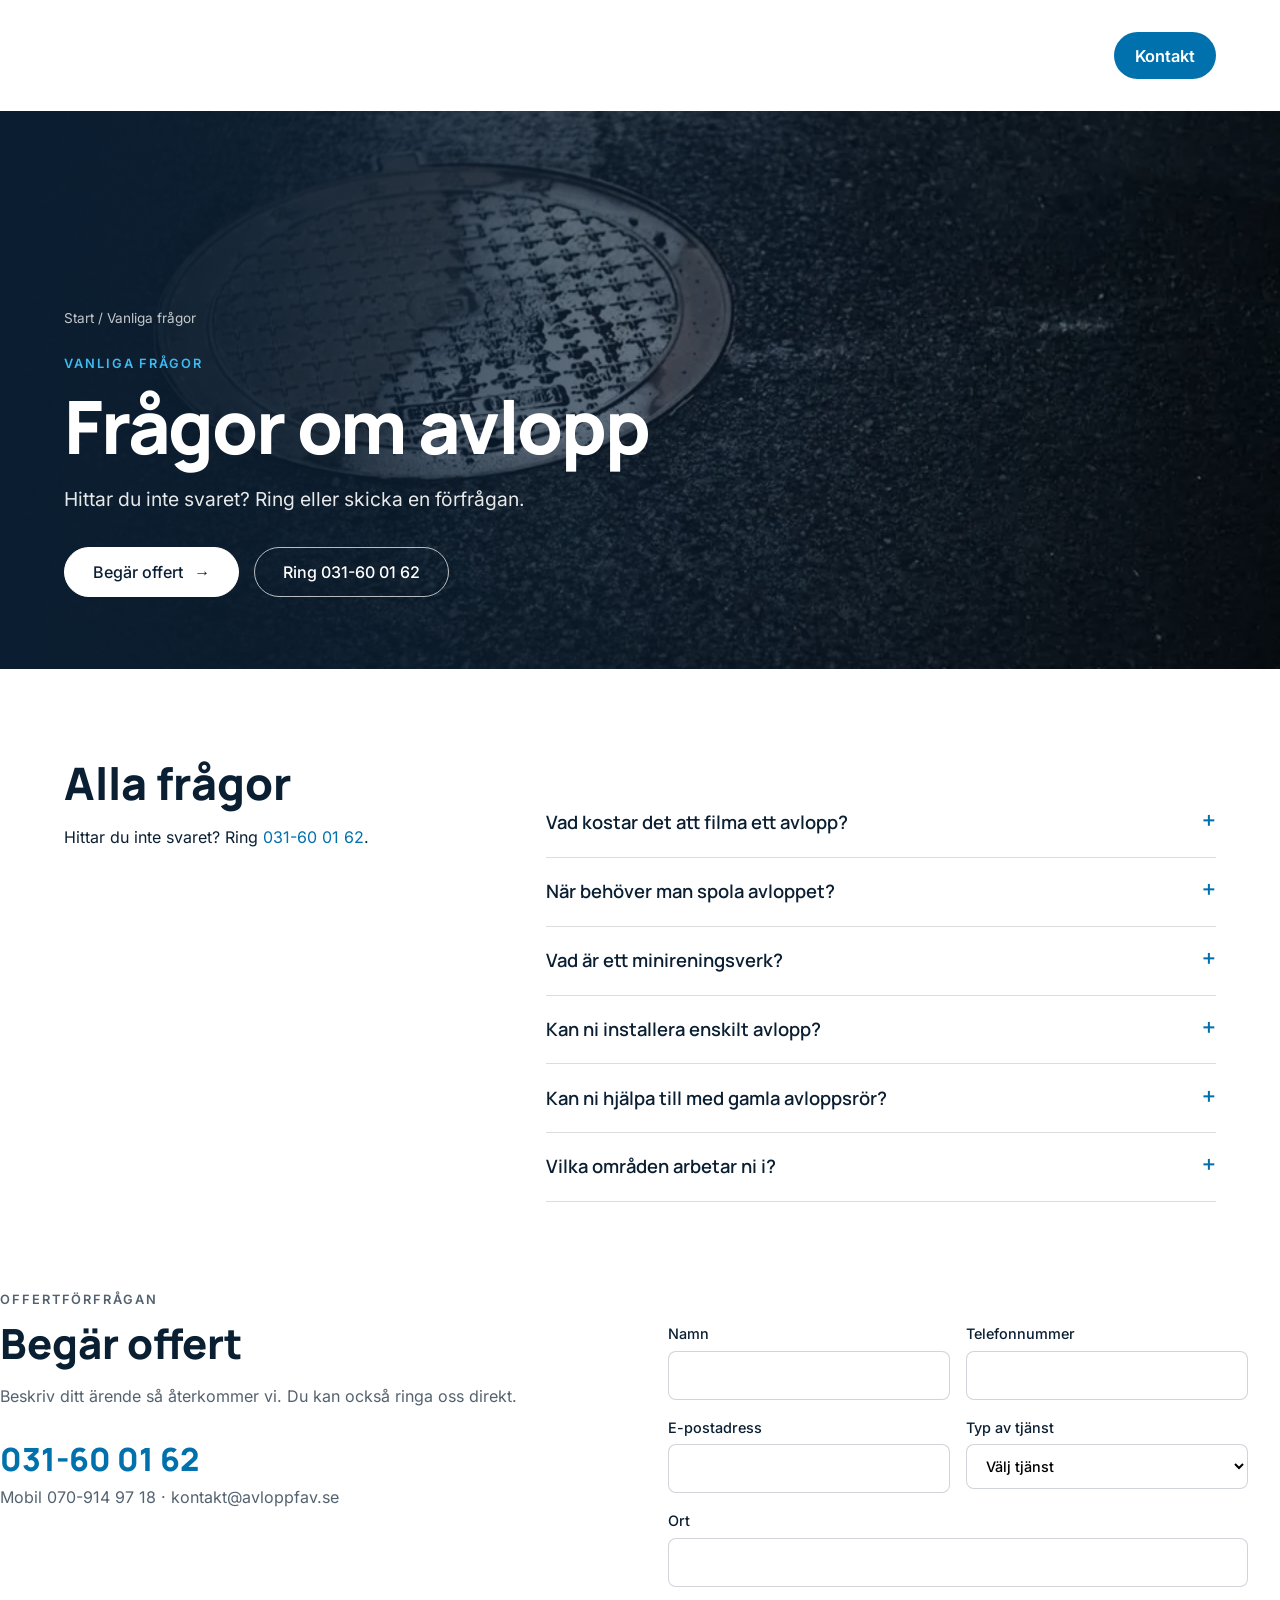
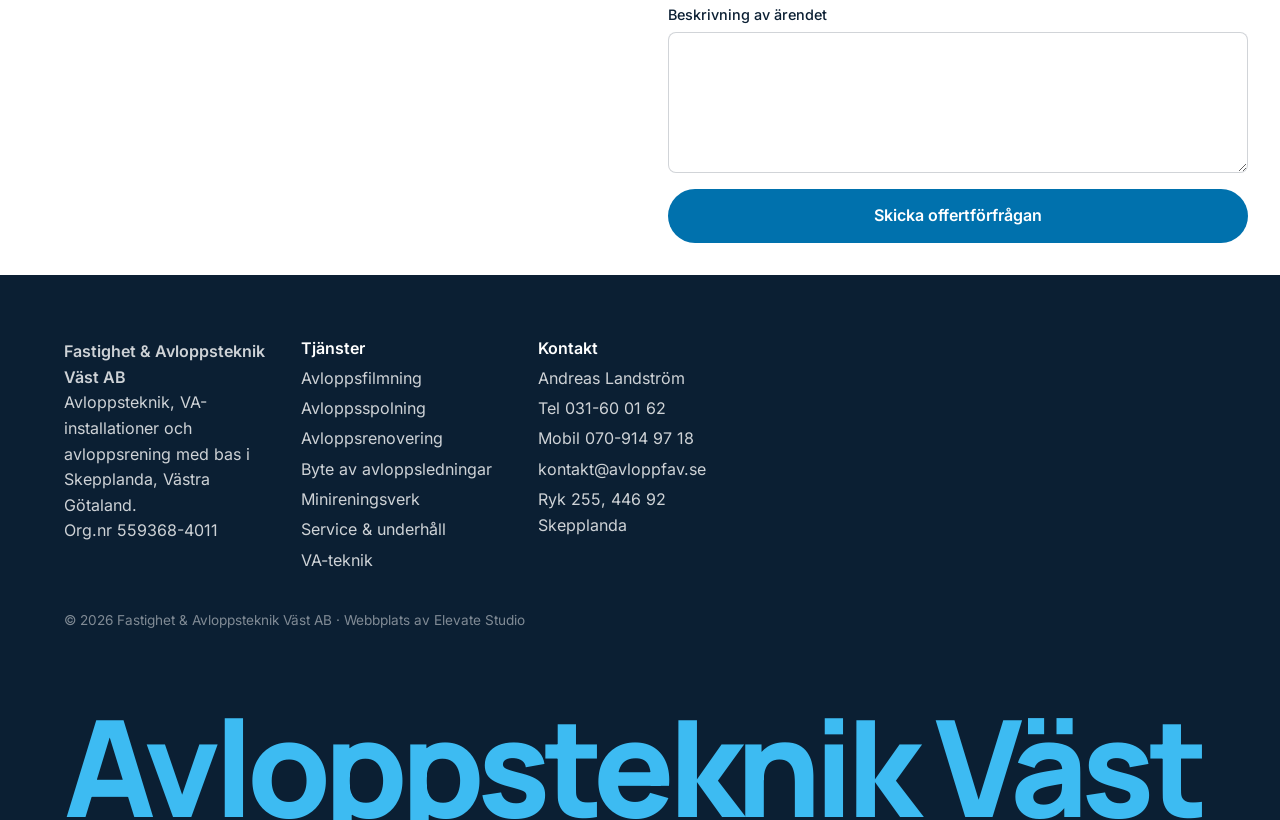
<file: vanliga-fragor.html>
<!doctype html><html lang="sv"><head><meta charset="utf-8"><meta name="viewport" content="width=device-width, initial-scale=1">
<title>Vanliga frågor – Fastighet & Avloppsteknik Väst AB</title><meta name="description" content="Svar på vanliga frågor om avlopp.">
<link rel="preload" as="font" type="font/woff2" href="assets/fonts/inter.woff2" crossorigin><style id="css">@font-face{font-family:Inter;font-style:normal;font-weight:400 600;font-display:swap;src:url(assets/fonts/inter.woff2) format('woff2')}@font-face{font-family:Manrope;font-style:normal;font-weight:600 800;font-display:swap;src:url(assets/fonts/manrope.woff2) format('woff2')}:root{--ink:#0b1f33;--accent:#00a3e0;--bg:#fff;--soft:#f2f5f8;--radius:14px}*{box-sizing:border-box;margin:0}body{font-family:Inter,system-ui,sans-serif;color:var(--ink);background:var(--bg);line-height:1.6}h1,h2,h3,.logo{font-family:Manrope,sans-serif;font-weight:800;line-height:1.15}a{color:inherit;text-decoration:none}img{max-width:100%;display:block}.demo-banner{position:fixed;inset:auto 0 0 0;z-index:100;background:#ffd400;color:#000;text-align:center;font-weight:600;padding:.5rem 1rem;font-size:.9rem}.site-header{position:fixed;top:0;left:0;right:0;z-index:50;display:flex;align-items:center;justify-content:space-between;padding:1.1rem 5vw;color:#fff;transition:.3s}.site-header.solid{background:#fff;color:var(--ink);box-shadow:0 2px 20px #0001;padding:.7rem 5vw}.logo{display:flex;gap:.5rem;align-items:center;font-size:1.4rem}.nav{display:flex;gap:2rem;align-items:center;font-weight:500}.burger{display:none;background:none;border:0;color:inherit;font-size:1.6rem}.btn{display:inline-block;background:var(--accent);color:#fff;padding:.9rem 1.6rem;border-radius:999px;font-weight:600;transition:transform .2s}.btn:hover{transform:translateY(-2px)}.btn-sm{padding:.5rem 1.1rem}.btn-outline{background:none;border:2px solid var(--ink);color:var(--ink)}.hero{position:relative;height:100vh;min-height:560px;display:flex;align-items:flex-end;color:#fff;overflow:hidden}.hero-media{position:absolute;inset:0;width:100%;height:100%;object-fit:cover}.hero-overlay{position:absolute;inset:0;background:linear-gradient(0deg,#0b1f33cc,#0b1f3322 60%)}.hero-content{position:relative;padding:0 5vw 14vh;max-width:900px}.hero h1{font-size:clamp(2.4rem,6vw,4.8rem);margin:.5rem 0 2rem}.eyebrow{text-transform:uppercase;letter-spacing:.15em;font-size:.8rem;font-weight:600;color:var(--accent)}.section{padding:7rem 5vw}.section h2,.split h2{font-size:clamp(1.8rem,4vw,2.8rem);margin-bottom:2.5rem}.grid-3{display:grid;grid-template-columns:repeat(auto-fit,minmax(260px,1fr));gap:1.5rem}.card{background:var(--soft);padding:2rem;border-radius:var(--radius)}.card h3{margin-bottom:.6rem}.stats{display:grid;grid-template-columns:repeat(auto-fit,minmax(180px,1fr));gap:2rem;background:var(--ink);color:#fff;padding:5rem 5vw;text-align:center}.count{font-family:Manrope;font-weight:800;font-size:3rem;color:var(--accent)}.project{position:relative;border-radius:var(--radius);overflow:hidden;aspect-ratio:4/5}.project img{width:100%;height:100%;object-fit:cover;transition:transform .6s}.project:hover img{transform:scale(1.06)}.project div{position:absolute;inset:auto 0 0 0;padding:1.5rem;color:#fff;background:linear-gradient(0deg,#000a,#0000)}.project span{font-size:.8rem;text-transform:uppercase;letter-spacing:.1em}.split{display:grid;grid-template-columns:1fr 1fr;gap:4rem;align-items:center;padding:7rem 5vw;background:var(--soft)}.split p{margin-bottom:1.5rem}.split img{border-radius:var(--radius)}.news{list-style:none;padding:0}.news li{display:flex;gap:2rem;padding:1.4rem 0;border-bottom:1px solid #0002}.news time{color:#0008;min-width:110px}.news a:hover{color:var(--accent)}.footer{display:grid;grid-template-columns:repeat(auto-fit,minmax(200px,1fr));gap:2rem;background:var(--ink);color:#fffc;padding:4rem 5vw 6rem}.footer a{display:block;margin:.3rem 0}.footer h4{color:#fff;margin-bottom:.5rem}.fine{grid-column:1/-1;font-size:.85rem;opacity:.6}.reveal{opacity:0;transform:translateY(30px);transition:opacity .8s,transform .8s}.reveal.visible{opacity:1;transform:none}@media (max-width:800px){.nav{display:none;position:absolute;top:100%;left:0;right:0;flex-direction:column;background:#fff;color:var(--ink);padding:1.5rem}.nav.open{display:flex}.burger{display:block}.split{grid-template-columns:1fr}}.hero{align-items:center}.hero-overlay{background:linear-gradient(90deg,#0b1f33f0 0%,#0b1f33aa 45%,#0b1f3322 100%),linear-gradient(0deg,#0b1f33cc,#0000 40%)}.hero-content{padding:0 5vw;max-width:1200px}.hero-title{font-size:clamp(3.2rem,11vw,9.5rem);line-height:.92;letter-spacing:-.04em;margin:1rem 0 1.5rem;text-transform:uppercase}.hero-title span{display:block}.hero-title .accent{color:transparent;-webkit-text-stroke:2px #fff}.hero-lead{font-size:clamp(1.05rem,1.6vw,1.35rem);max-width:560px;opacity:.9;margin-bottom:2.2rem}.hero-cta{display:flex;gap:1rem;flex-wrap:wrap}.btn-lg{padding:1.1rem 2rem;font-size:1.05rem}.btn-ghost{background:#fff1;border:2px solid #fff8;backdrop-filter:blur(6px)}.hero-in{opacity:0;transform:translateY(40px);animation:heroIn .9s cubic-bezier(.2,.7,.2,1) forwards;animation-delay:var(--d)}@keyframes heroIn{to{opacity:1;transform:none}}.scroll-cue{position:absolute;bottom:5.5rem;left:50%;width:28px;height:46px;border:2px solid #fffa;border-radius:20px;transform:translateX(-50%)}.scroll-cue span{position:absolute;left:50%;top:8px;width:4px;height:8px;margin-left:-2px;background:#fff;border-radius:2px;animation:cue 1.6s infinite}@keyframes cue{to{transform:translateY(16px);opacity:0}}@media (prefers-reduced-motion:reduce){.hero-in{animation:none;opacity:1;transform:none}}.hero-title .accent{color:var(--accent);-webkit-text-stroke:0}.hero-title{text-transform:none;letter-spacing:-.035em;font-size:clamp(2.8rem,8vw,7rem)}.demo-banner{display:none}.logo img{width:36px;height:36px;object-fit:contain}.site-header:not(.solid) .logo img{filter:brightness(0) invert(1)}.intro{max-width:640px;margin:-1.5rem 0 2.5rem;color:#0b1f33b3}.section .eyebrow{margin-bottom:.6rem}.project{aspect-ratio:3/4}.project p{font-size:.92rem;opacity:.85;margin-top:.4rem}.project div{background:linear-gradient(0deg,#000c 30%,#0000)}.card.wide{margin-top:1.5rem}.split-rev{background:#fff}.split h2{margin-bottom:1.2rem}.why{background:var(--ink);color:#fff;padding:6rem 5vw}.why h2{font-size:clamp(1.8rem,4vw,2.8rem);margin:.6rem 0 3rem}.why-grid{display:grid;grid-template-columns:repeat(auto-fit,minmax(220px,1fr));gap:2.5rem}.why-grid div{border-top:2px solid var(--accent);padding-top:1.2rem}.why-grid p{opacity:.75;margin-top:.5rem}.steps{list-style:none;padding:0;display:grid;grid-template-columns:repeat(auto-fit,minmax(220px,1fr));gap:2rem}.steps span{font-family:Manrope;font-weight:800;font-size:2.6rem;color:var(--accent);display:block;line-height:1}.steps h3{margin:.8rem 0 .4rem}.faq{max-width:900px;padding-top:2rem}.faq details{border-bottom:1px solid #0002;padding:1.2rem 0}.faq summary{cursor:pointer;font-family:Manrope;font-weight:600;font-size:1.15rem;list-style:none;display:flex;justify-content:space-between}.faq summary::after{content:"+";font-size:1.5rem;line-height:1;color:var(--accent)}.faq details[open] summary::after{content:"–"}.faq details p{margin-top:.8rem;color:#0b1f33c0}.contact{display:grid;grid-template-columns:1fr 1.1fr;gap:4rem;padding:7rem 5vw;background:var(--soft)}.contact h2{font-size:clamp(1.8rem,4vw,2.6rem);margin:.6rem 0 1rem}.contact dl{display:grid;grid-template-columns:auto 1fr;gap:.5rem 1.5rem;margin-top:2rem}.contact dt{font-weight:600}.contact dd{margin:0}.contact dd a:hover{color:var(--accent)}.form{display:grid;grid-template-columns:1fr 1fr;gap:1rem;background:#fff;padding:2rem;border-radius:var(--radius)}.form label{display:flex;flex-direction:column;gap:.35rem;font-size:.9rem;font-weight:500}.form input,.form select,.form textarea{font:inherit;padding:.75rem .9rem;border:1px solid #0b1f3330;border-radius:8px;background:#fff}.form input:focus,.form select:focus,.form textarea:focus{outline:2px solid var(--accent);border-color:transparent}.form .full{grid-column:1/-1}.form button{border:0;cursor:pointer;font:inherit;font-weight:600}.footer{padding-bottom:4rem}@media (max-width:800px){.contact{grid-template-columns:1fr}.form{grid-template-columns:1fr}}.sec{padding:5.5rem 5vw}.sec h2{font-size:clamp(1.8rem,4vw,2.8rem);margin-bottom:2.5rem}.sec.dark{background:var(--ink);color:#fff}.sec.soft{background:var(--soft)}.wB{display:grid;grid-template-columns:1fr 1fr;gap:3rem 5rem}.wB span{font-family:Manrope;font-weight:800;font-size:4rem;color:#0b1f3315;line-height:1;display:block}.wB h3{font-size:1.5rem;margin:-.6rem 0 .5rem}.wB,.wD,.wE,.sC,.sD,.sE,.hD .bar{grid-template-columns:1fr 1fr}.hE .coll{grid-template-columns:1fr}.hE img{height:220px}.oE .imgs{height:360px}.oE .imgs img{height:260px}}.mB{min-height:75vh;background:linear-gradient(90deg,#0b1f33f5,#0b1f3360),var(--img) center/cover;color:#fff;display:flex;align-items:center;padding:4rem 5vw}.mB div{max-width:620px}.mB h2{font-size:clamp(2rem,4.5vw,3.4rem);margin:.6rem 0 1rem}.mB p{margin-bottom:2rem;opacity:.9}.sD{list-style:none;padding:0;display:grid;grid-template-columns:repeat(4,1fr);gap:0}.sD li{padding:2rem;border-left:1px solid #fff3}.sD span{font-family:Manrope;font-weight:800;font-size:5rem;line-height:1;color:var(--accent)}.sD h3{margin:1rem 0 .5rem}.sD p{opacity:.7}.fB{display:grid;grid-template-columns:1fr 1.6fr;gap:4rem}.fB h2{margin-bottom:1rem}.ftE .giant{font-family:Manrope;font-weight:800;font-size:10.5vw;line-height:.8;letter-spacing:-.05em;margin-top:3rem;color:var(--accent);white-space:nowrap}.sec .eyebrow{margin-bottom:.6rem}.wB a,.fB a{color:var(--accent)}.mB{background-size:cover;background-position:center}.ftAE{overflow:hidden;padding-bottom:0}.ftAE .giant{grid-column:1/-1;margin-top:1rem;font-size:10.5vw}.offert{display:grid;grid-template-columns:1fr 1.2fr;gap:4rem;padding:6rem 5vw;background:var(--soft)}.offert h2{font-size:clamp(1.8rem,4vw,2.6rem);margin:.6rem 0 1rem}.offert .big{display:block;font-family:Manrope;font-weight:800;font-size:2rem;color:var(--accent);margin-top:1.5rem}@media (max-width:900px){.wB,.sD{grid-template-columns:1fr 1fr}.fB,.offert{grid-template-columns:1fr}}.ftAE .giant{font-family:Manrope;font-weight:800;font-size:10.5vw;line-height:.8;letter-spacing:-.05em;color:var(--accent);white-space:nowrap;margin:3rem 0 0}.mB{min-height:75vh;color:#fff;display:flex;align-items:center;padding:5rem 5vw}.mB>div{max-width:640px}.mB h2{font-size:clamp(2rem,4.5vw,3.4rem);margin:.6rem 0 1rem}.mB p{margin-bottom:2rem;opacity:.92}.hero-cta{align-items:center;gap:2rem}.hbtn{display:inline-flex;align-items:center;gap:1.2rem;background:var(--accent);color:#fff;font-family:Manrope;font-weight:800;font-size:1.05rem;padding:1.15rem 1.6rem 1.15rem 1.8rem;border-radius:2px;transition:background .2s}.hbtn span{display:inline-block;transition:transform .2s}.hbtn:hover{background:#fff;color:var(--ink)}.hbtn:hover span{transform:translateX(5px)}.hlink{color:#fff;font-weight:500;border-bottom:1px solid #ffffff80;padding-bottom:2px}.hlink:hover{border-color:#fff}.hbtn{border-radius:999px;padding:.45rem .45rem .45rem 1.6rem;gap:1rem;font-size:1rem;box-shadow:0 8px 24px #00a3e040}.hbtn span{display:grid;place-items:center;width:2.6rem;height:2.6rem;border-radius:50%;background:#fff;color:var(--accent);font-size:1.1rem}.hbtn:hover{background:#fff;color:var(--ink);box-shadow:0 8px 24px #0003}.hbtn:hover span{background:var(--accent);color:#fff;transform:translateX(3px) rotate(-45deg)}.hlink{display:inline-flex;align-items:center;gap:.6rem;border:1px solid #ffffff40;background:#ffffff14;backdrop-filter:blur(10px);-webkit-backdrop-filter:blur(10px);border-radius:999px;padding:.95rem 1.4rem;transition:.2s}.hlink::before{content:"";width:8px;height:8px;border-radius:50%;background:#3ddc84;box-shadow:0 0 0 4px #3ddc8433}.hlink:hover{background:#ffffff26;border-color:#ffffff80}.site-header{justify-content:flex-start;gap:3rem;padding:.9rem 5vw}.site-header.solid{padding:.6rem 5vw}.logo img{width:auto;height:64px;object-fit:contain;transition:height .3s}.site-header.solid .logo img{height:52px}.nav{gap:1.6rem;font-size:1rem}.nav .btn-sm{margin-left:.4rem}@media (max-width:800px){.site-header{justify-content:space-between}.logo img{height:48px}}.hero-cta{gap:.9rem}.hbtn,.hlink{display:inline-flex;align-items:center;gap:.7rem;border-radius:999px;padding:1rem 1.75rem;font-family:Inter,sans-serif;font-weight:500;font-size:1rem;line-height:1;box-shadow:none;backdrop-filter:none;-webkit-backdrop-filter:none;transition:background .2s,color .2s,border-color .2s}.hbtn{background:#fff;color:var(--ink);border:1px solid #fff}.hbtn span{width:auto;height:auto;background:none;color:inherit;border-radius:0;font-size:1rem;transition:transform .2s}.hbtn:hover{background:var(--accent);border-color:var(--accent);color:#fff;box-shadow:none}.hbtn:hover span{background:none;color:inherit;transform:translateX(4px)}.hlink{background:transparent;color:#fff;border:1px solid #ffffffb3}.hlink::before{content:none}.hlink:hover{background:#fff;color:var(--ink);border-color:#fff}:root{--wrap:1280px;--pad-y:clamp(4.5rem,9vw,8rem);--h2:clamp(2rem,3.6vw,3rem);--gap:clamp(1.25rem,2.5vw,2rem);--line:#0b1f331f}.wrap{max-width:var(--wrap);margin:0 auto;padding:0 5vw;box-sizing:content-box}@media (min-width:1500px){.wrap{padding:0 2rem}}.blk{padding:var(--pad-y) 0;background:#fff;color:var(--ink)}.blk.soft{background:var(--soft)}.blk.dark{background:var(--ink);color:#fff}.blk.img{background-size:cover;background-position:center;color:#fff;padding:calc(var(--pad-y)*1.25) 0}.blk h2{font-size:var(--h2);letter-spacing:-.025em;line-height:1.1;margin:0}.blk .eyebrow{margin:0 0 .9rem}.blk-head{display:grid;grid-template-columns:1fr 1fr;gap:var(--gap) 4rem;align-items:end;margin-bottom:clamp(2.5rem,5vw,4rem)}.blk-head>p{color:#0b1f33b3;font-size:1.08rem;max-width:520px;justify-self:end}.blk-head:only-child,.blk-head:has(>div:only-child){grid-template-columns:1fr}.num{display:block;font-family:Manrope;font-weight:800;font-size:clamp(2.6rem,4vw,3.6rem);line-height:1;color:var(--accent);margin-bottom:1.2rem}.site-header{justify-content:space-between;gap:2rem;padding:1.1rem 5vw;min-height:96px}.site-header.solid{padding:.7rem 5vw;min-height:80px}.logo img{height:76px}.site-header.solid .logo img{height:60px}.nav{gap:1.1rem;font-size:1.02rem}.nav>a,.nav .dd>a{padding:.35rem .25rem}.nav .btn-sm{margin-left:.6rem;padding:.65rem 1.3rem}.scroll-cue{display:none!important}.hero-videos{position:absolute;inset:0}.hero-videos .hero-media{opacity:0;transition:opacity .9s ease}.hero-videos .hero-media.on{opacity:1}.hero-content.wrap{position:relative;width:100%;padding-top:6rem;padding-bottom:0;max-width:var(--wrap)}.hero-dots{position:absolute;right:5vw;bottom:4.5rem;display:flex;gap:.5rem;z-index:2}.hero-dots button{width:28px;height:4px;border:0;border-radius:2px;background:#ffffff59;cursor:pointer;padding:0;transition:.3s}.hero-dots button.on{background:#fff;width:48px}.svc-grid{display:grid;grid-template-columns:repeat(3,1fr);gap:var(--gap)}.svc-card{display:flex;flex-direction:column}.svc-card .ph{border-radius:var(--radius);overflow:hidden;aspect-ratio:4/3;margin-bottom:1.3rem;background:var(--soft)}.svc-card img{width:100%;height:100%;object-fit:cover;transition:transform .6s}.svc-card:hover img{transform:scale(1.05)}.svc-card h3{font-size:1.3rem;margin-bottom:.5rem}.svc-card p{color:#0b1f33b3;font-size:.98rem;flex:1}.more{display:inline-block;margin-top:1rem;font-weight:600;color:var(--accent)}.svc-card:hover h3{color:var(--accent)}.svc-wide{display:flex;justify-content:space-between;align-items:center;gap:2rem;margin-top:calc(var(--gap)*1.5);padding:2rem 0 0;border-top:1px solid var(--line)}.svc-wide h3{font-size:1.3rem;margin-bottom:.4rem}.svc-wide p{color:#0b1f33b3;max-width:720px}.svc-wide .more{margin:0;white-space:nowrap}.about{display:grid;grid-template-columns:1.05fr 1fr;gap:clamp(3rem,6vw,6rem);align-items:center}.about-media{position:relative;aspect-ratio:1/1}.about-media img{position:absolute;object-fit:cover;border-radius:var(--radius)}.about-media .a1{inset:0 18% 22% 0;width:82%;height:78%}.about-media .a2{right:0;bottom:0;width:52%;height:52%;border:8px solid var(--soft);box-sizing:border-box}.about-media .badge{position:absolute;left:6%;bottom:6%;background:var(--accent);color:#fff;padding:1.1rem 1.4rem;border-radius:10px;display:flex;flex-direction:column}.about-media .badge strong{font-family:Manrope;font-size:1.35rem}.about-media .badge span{font-size:.85rem;opacity:.9}.about-text h2{margin-bottom:1.5rem}.about-text .big{font-size:1.25rem;line-height:1.5;font-weight:500;margin-bottom:1rem}.about-text p{color:#0b1f33c7;margin-bottom:1rem}.about-facts{display:grid;grid-template-columns:repeat(3,1fr);gap:1rem;margin:2rem 0;padding:1.5rem 0;border-top:1px solid var(--line);border-bottom:1px solid var(--line)}.about-facts dt{font-size:.75rem;text-transform:uppercase;letter-spacing:.12em;color:#0b1f3380;margin-bottom:.3rem}.about-facts dd{margin:0;font-family:Manrope;font-weight:800;font-size:1.05rem}.btn-line{font-weight:600;color:var(--ink);border-bottom:2px solid var(--accent);padding-bottom:3px}.btn-line:hover{color:var(--accent)}.num-grid{list-style:none;padding:0;margin:0;display:grid;grid-template-columns:repeat(4,1fr);gap:var(--gap)}.num-grid>*{padding-top:1.6rem;border-top:1px solid var(--line)}.num-grid h3{font-size:1.2rem;margin-bottom:.5rem}.num-grid p{color:#0b1f33b3;font-size:.98rem}.blk.dark .num-grid>*{border-color:#ffffff26}.blk.dark .num-grid p{color:#ffffffb3}.img-text{max-width:620px}.img-text h2{margin-bottom:1.2rem}.img-text p{opacity:.9;margin-bottom:2rem;font-size:1.08rem}.blk .fB{display:grid;grid-template-columns:1fr 1.6fr;gap:clamp(2rem,6vw,6rem)}.blk .fB header p{margin-top:1rem;color:#0b1f33b3}.blk .fB header a{color:var(--accent)}.blk .faq{max-width:none;padding:0}.blk .faq details:first-child{border-top:1px solid var(--line)}.offert{display:grid;grid-template-columns:1fr 1.15fr;gap:clamp(2rem,6vw,6rem);padding:0;background:none}.offert h2{margin-bottom:1rem}.offert>div>p{color:#0b1f33b3}.kdl{display:grid;grid-template-columns:auto 1fr;gap:.6rem 1.5rem;margin-top:2rem}.kdl dt{font-weight:600}.kdl dd{margin:0}.kdl a:hover{color:var(--accent)}.blk .form{box-shadow:0 1px 0 var(--line)}@media (max-width:900px){.blk-head,.about,.blk .fB,.offert{grid-template-columns:1fr}.blk-head>p{justify-self:start}.svc-grid{grid-template-columns:1fr 1fr}.num-grid{grid-template-columns:1fr 1fr}.svc-wide{flex-direction:column;align-items:flex-start}.site-header{min-height:72px}.logo img{height:54px}}@media (max-width:560px){.svc-grid,.num-grid,.about-facts{grid-template-columns:1fr}}.ft-h{font-size:1rem;font-family:Inter,sans-serif;font-weight:600;color:#fff;margin:0 0 .5rem}.hero-still{z-index:0}.hero-videos video{z-index:1}.logo img{width:auto}:root{--accent:#0071ad}.hero,.blk.dark,.blk.img,.footer,.page-hero,.why,.side-card:not(.light),.sec.dark{--accent:#3dbbf2}.hero .eyebrow,.page-hero .eyebrow{color:var(--accent)}.hbtn:hover{background:#3dbbf2;border-color:#3dbbf2;color:#0b1f33}.hero-in{animation:none;opacity:1;transform:none}img{height:auto}.facts span,.about-facts dt{color:#4b5b6b}.split img{aspect-ratio:4/3;object-fit:cover;width:100%}.gallery img{height:auto}.btn:not(.btn-outline):not(.btn-ghost):not(.btn-outline-light){background:#0071ad;color:#fff}.btn:not(.btn-outline):not(.btn-ghost):not(.btn-outline-light):hover{background:#005a8c}.site-header.always{position:sticky}.dd{position:relative}.dd-menu{display:none;position:absolute;top:100%;left:-1rem;background:#fff;color:var(--ink);min-width:240px;padding:.6rem 0;border-radius:10px;box-shadow:0 12px 40px #0b1f3322}.dd-menu a{display:block;padding:.5rem 1.2rem}.dd-menu a:hover{background:var(--soft);color:var(--accent)}.dd:hover .dd-menu,.dd:focus-within .dd-menu{display:block}.page-hero{position:relative;min-height:62vh;display:flex;align-items:flex-end;color:#fff;background-size:cover;background-position:center}.page-hero-in{padding:8rem 5vw 4.5rem;max-width:1000px}.page-hero h1{font-size:clamp(2.4rem,6vw,4.6rem);letter-spacing:-.03em;margin:.6rem 0 1rem}.page-hero .lead{font-size:clamp(1.05rem,1.5vw,1.3rem);max-width:640px;opacity:.9;margin-bottom:2rem}.crumbs{font-size:.85rem;opacity:.75;margin-bottom:1.5rem}.crumbs a:hover{color:var(--accent)}.svc{display:grid;grid-template-columns:1.6fr 1fr;gap:4rem;padding:6rem 5vw}.svc-main h2{font-size:2rem;margin-bottom:1.2rem}.svc-main p{margin-bottom:1rem;font-size:1.08rem}.svc-main h3{margin:2rem 0 1rem}.checks{list-style:none;padding:0;display:grid;gap:.7rem}.checks li{padding-left:2rem;position:relative}.checks li::before{content:"";position:absolute;left:0;top:.45em;width:1.1rem;height:.6rem;border-left:3px solid var(--accent);border-bottom:3px solid var(--accent);transform:rotate(-45deg)}.checks.cols{grid-template-columns:repeat(auto-fit,minmax(260px,1fr))}.side-card{background:var(--ink);color:#fff;padding:2rem;border-radius:var(--radius);display:flex;flex-direction:column;gap:.4rem;margin-bottom:1.5rem}.side-card h3{margin-bottom:.4rem}.side-card .big{font-family:Manrope;font-weight:800;font-size:1.8rem;color:var(--accent)}.side-card .btn{margin-top:1rem;text-align:center}.side-card.light{background:var(--soft);color:var(--ink)}.side-card.light a{padding:.45rem 0;border-bottom:1px solid #0b1f3315}.side-card.light a:hover{color:var(--accent)}.cta-band{display:flex;justify-content:space-between;align-items:center;gap:2rem;flex-wrap:wrap;background:var(--accent);color:#fff;padding:4rem 5vw}.cta-band h2{font-size:clamp(1.6rem,3vw,2.4rem)}.cta-band .btn{background:#fff;color:var(--ink)}.btn-outline-light{background:none!important;color:#fff!important;border:2px solid #fff}.svc-list{display:grid;gap:2rem}.svc-row{display:grid;grid-template-columns:380px 1fr;gap:2.5rem;align-items:center;padding-bottom:2rem;border-bottom:1px solid #0b1f3318}.svc-row img{border-radius:var(--radius);aspect-ratio:4/3;object-fit:cover;width:100%}.svc-row span{color:var(--accent);font-family:Manrope;font-weight:800}.svc-row h2{font-size:1.8rem;margin:.3rem 0 .6rem}.svc-row em{font-style:normal;font-weight:600;color:var(--accent);display:inline-block;margin-top:.8rem}.svc-row:hover h2{color:var(--accent)}.facts{display:grid;grid-template-columns:repeat(auto-fit,minmax(200px,1fr));border-top:2px solid var(--ink)}.facts div{padding:1.5rem 1.5rem 1.5rem 0}.facts span{display:block;font-size:.8rem;text-transform:uppercase;letter-spacing:.12em;color:#4b5b6b}.facts strong{font-family:Manrope;font-size:1.5rem}.gallery{display:grid;grid-template-columns:repeat(4,1fr);gap:.5rem;padding:0 5vw 6rem}.gallery img{aspect-ratio:1;object-fit:cover;border-radius:8px}.map{width:100%;height:280px;border:0;border-radius:var(--radius);margin-top:2rem}@media (max-width:900px){.svc,.svc-row{grid-template-columns:1fr}.gallery{grid-template-columns:repeat(2,1fr)}.dd-menu{position:static;box-shadow:none;display:block;padding:0 0 0 1rem}}</style><link rel="preload" as="image" href="assets/img/filmning-960.webp" fetchpriority="high"></head><body><header class="site-header solid always" id="header">
<a class="logo" href="index.html"><img src="assets/img/logo.webp" alt="Fastighet &amp; Avloppsteknik Väst AB" width="231" height="122"></a>
<nav class="nav" id="nav"><div class="dd"><a href="tjanster.html">Tjänster ▾</a><div class="dd-menu"><a href="tjanster/avloppsfilmning.html">Avloppsfilmning</a><a href="tjanster/avloppsspolning.html">Avloppsspolning</a><a href="tjanster/avloppsrenovering.html">Avloppsrenovering</a><a href="tjanster/byte-av-avloppsledningar.html">Byte av avloppsledningar</a><a href="tjanster/minireningsverk.html">Minireningsverk</a><a href="tjanster/service-och-underhall.html">Service & underhåll</a><a href="tjanster/va-teknik.html">VA-teknik</a></div></div>
<a href="om-oss.html">Om oss</a><a href="minireningsverk.html">Minireningsverk</a><a href="vanliga-fragor.html">Frågor</a><a href="kontakt.html" class="btn btn-sm">Kontakt</a></nav>
<button class="burger" id="burger" aria-label="Meny">☰</button></header><main id="main"><section class="page-hero" style="background-image:linear-gradient(90deg,#0b1f33f2,#0b1f3399 55%,#0b1f3340),url(assets/img/filmning-960.webp)"><div class="page-hero-in">
<nav class="crumbs"><a href="index.html">Start</a> / Vanliga frågor</nav><p class="eyebrow">Vanliga frågor</p><h1>Frågor om avlopp</h1><p class="lead">Hittar du inte svaret? Ring eller skicka en förfrågan.</p>
<div class="hero-cta"><a href="#offert" class="hbtn">Begär offert <span>→</span></a><a href="tel:+4631600162" class="hlink">Ring 031-60 01 62</a></div></div></section><section class="sec"><div class="fB"><div><h2>Alla frågor</h2><p>Hittar du inte svaret? Ring <a href="tel:+4631600162">031-60 01 62</a>.</p></div><div class="faq"><details><summary>Vad kostar det att filma ett avlopp?</summary><p>Priset beror bland annat på ledningarnas omfattning och förutsättningarna på platsen. Kontakta oss för att beskriva ditt behov och få information om kostnaden.</p></details><details><summary>När behöver man spola avloppet?</summary><p>Avloppsspolning kan vara aktuellt vid återkommande stopp, långsam avrinning eller som en del av förebyggande underhåll.</p></details><details><summary>Vad är ett minireningsverk?</summary><p>Ett minireningsverk är en anläggning som renar avloppsvatten från exempelvis en fastighet som saknar kommunal avloppsanslutning.</p></details><details><summary>Kan ni installera enskilt avlopp?</summary><p>Ja, företaget arbetar med installation av minireningsverk och relaterade arbeten inom vatten och avlopp.</p></details><details><summary>Kan ni hjälpa till med gamla avloppsrör?</summary><p>Ja, företaget arbetar med filmning, renovering och byte av avloppssystem. Vilken åtgärd som är lämplig beror på ledningarnas skick.</p></details><details><summary>Vilka områden arbetar ni i?</summary><p>Vi har vår bas i Skepplanda i Västra Götaland. Kontakta oss för att kontrollera om vi kan hjälpa dig på din ort.</p></details></div></div></section><section class="offert" id="offert"><div><p class="eyebrow">Offertförfrågan</p><h2>Begär offert</h2><p>Beskriv ditt ärende så återkommer vi. Du kan också ringa oss direkt.</p><a class="big" href="tel:+4631600162">031-60 01 62</a><p>Mobil 070-914 97 18 · <a href="mailto:kontakt@avloppfav.se">kontakt@avloppfav.se</a></p></div><form class="form" data-mailto="kontakt@avloppfav.se">
<label>Namn<input name="Namn" required></label><label>Telefonnummer<input name="Telefon" type="tel"></label>
<label>E-postadress<input name="E-post" type="email" required></label><label>Typ av tjänst<select name="Tjänst"><option value="">Välj tjänst</option><option>Avloppsfilmning</option><option>Avloppsspolning</option><option>Avloppsrenovering</option><option>Byte av avloppsledningar</option><option>Minireningsverk</option><option>Service & underhåll</option><option>VA-teknik</option><option>Övrigt</option></select></label>
<label class="full">Ort<input name="Ort"></label><label class="full">Beskrivning av ärendet<textarea name="Beskrivning" rows="5"></textarea></label>
<button class="btn full" type="submit">Skicka offertförfrågan</button></form></section></main><footer class="footer ftAE"><div><strong>Fastighet &amp; Avloppsteknik Väst AB</strong><p>Avloppsteknik, VA-installationer och avloppsrening med bas i Skepplanda, Västra Götaland.</p><p>Org.nr 559368-4011</p></div>
<div><h2 class="ft-h">Tjänster</h2><a href="tjanster/avloppsfilmning.html">Avloppsfilmning</a><a href="tjanster/avloppsspolning.html">Avloppsspolning</a><a href="tjanster/avloppsrenovering.html">Avloppsrenovering</a><a href="tjanster/byte-av-avloppsledningar.html">Byte av avloppsledningar</a><a href="tjanster/minireningsverk.html">Minireningsverk</a><a href="tjanster/service-och-underhall.html">Service & underhåll</a><a href="tjanster/va-teknik.html">VA-teknik</a></div>
<div><h2 class="ft-h">Kontakt</h2><p>Andreas Landström</p><a href="tel:+4631600162">Tel 031-60 01 62</a><a href="tel:+46709149718">Mobil 070-914 97 18</a><a href="mailto:kontakt@avloppfav.se">kontakt@avloppfav.se</a><p>Ryk 255, 446 92 Skepplanda</p></div>
<p class="fine">© 2026 Fastighet &amp; Avloppsteknik Väst AB · Webbplats av Elevate Studio</p><div class="giant">Avloppsteknik Väst</div></footer>
<script src="script.js"></script></body></html>
</file>
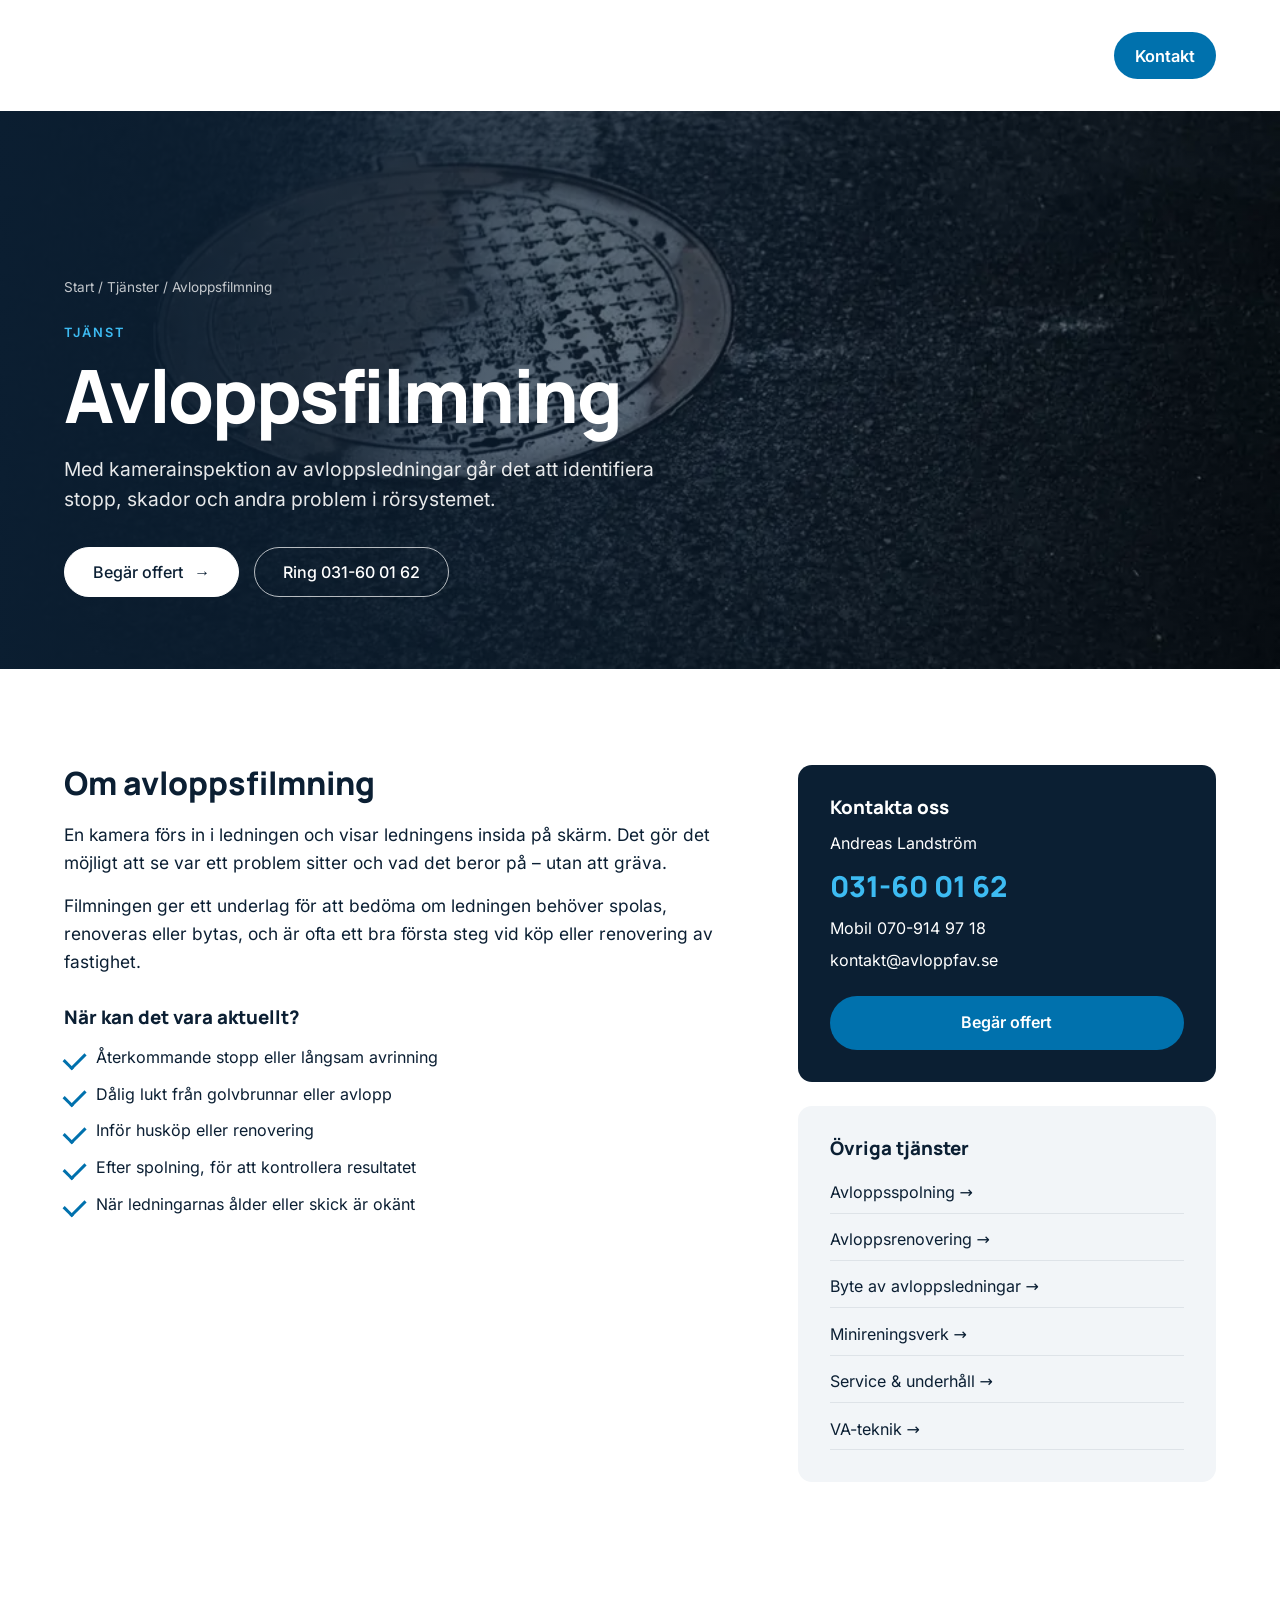
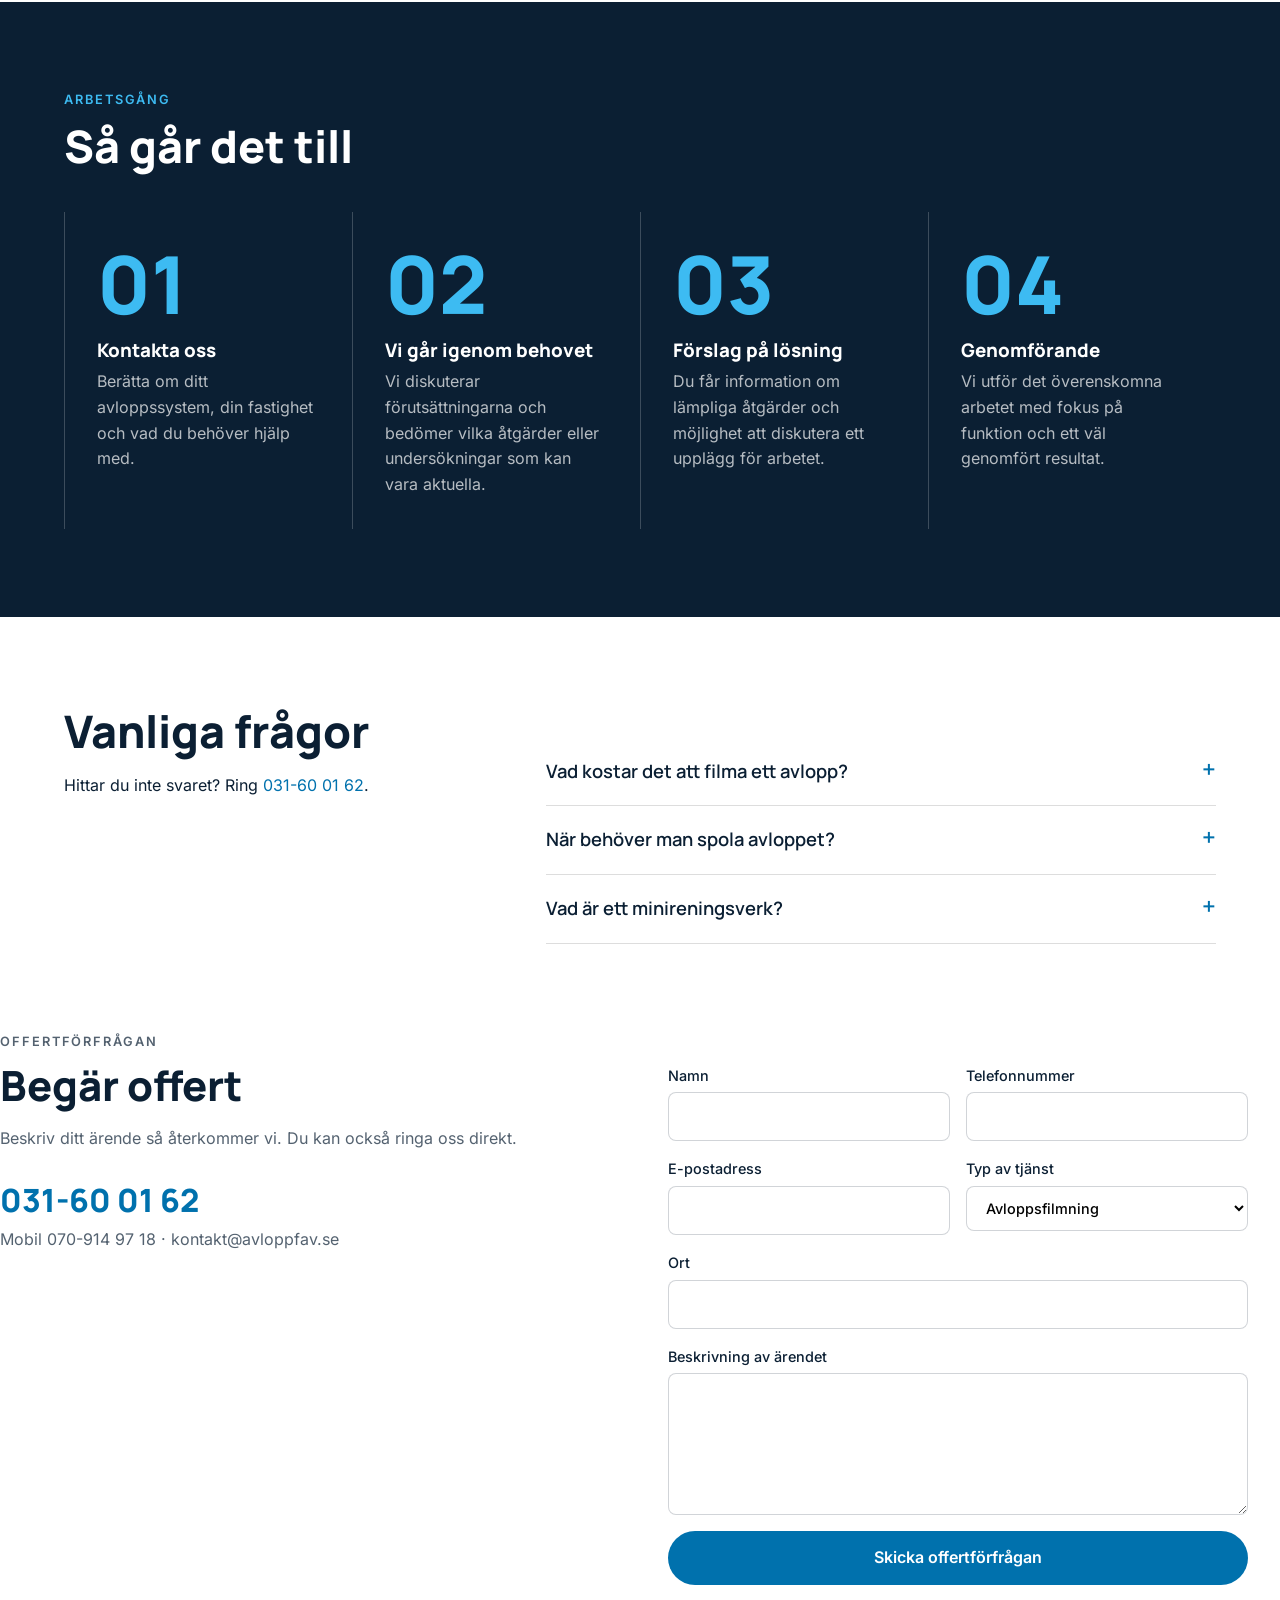
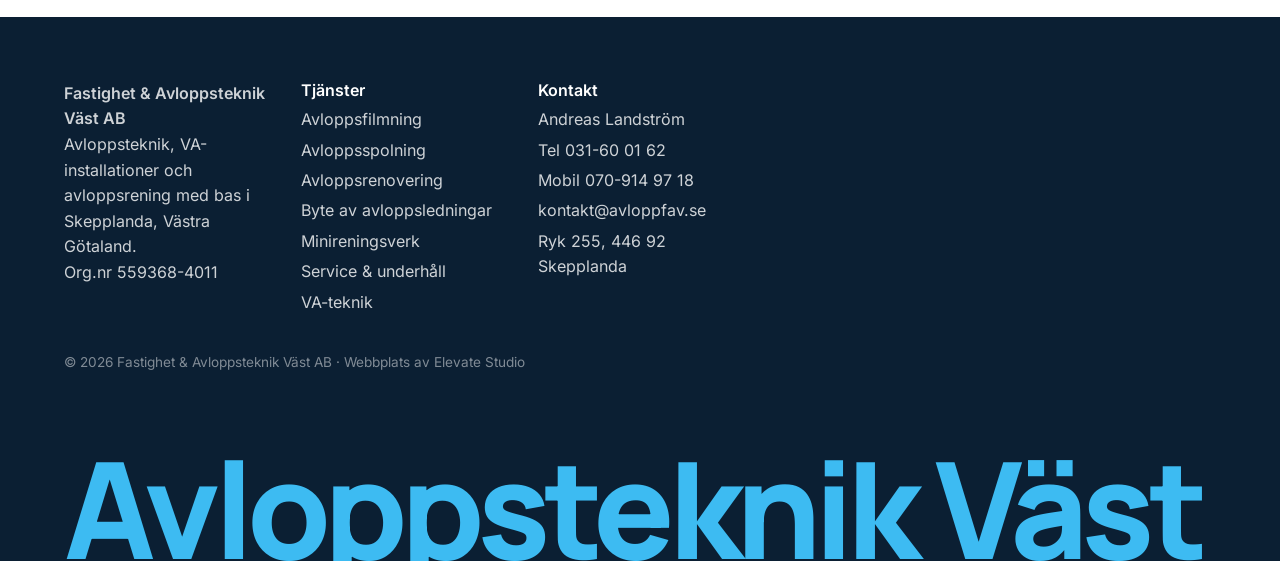
<file: tjanster/avloppsfilmning.html>
<!doctype html><html lang="sv"><head><meta charset="utf-8"><meta name="viewport" content="width=device-width, initial-scale=1">
<title>Avloppsfilmning – Fastighet & Avloppsteknik Väst AB</title><meta name="description" content="Med kamerainspektion av avloppsledningar går det att identifiera stopp, skador och andra problem i rörsystemet.">
<link rel="preload" as="font" type="font/woff2" href="../assets/fonts/inter.woff2" crossorigin><style id="css">@font-face{font-family:Inter;font-style:normal;font-weight:400 600;font-display:swap;src:url(../assets/fonts/inter.woff2) format('woff2')}@font-face{font-family:Manrope;font-style:normal;font-weight:600 800;font-display:swap;src:url(../assets/fonts/manrope.woff2) format('woff2')}:root{--ink:#0b1f33;--accent:#00a3e0;--bg:#fff;--soft:#f2f5f8;--radius:14px}*{box-sizing:border-box;margin:0}body{font-family:Inter,system-ui,sans-serif;color:var(--ink);background:var(--bg);line-height:1.6}h1,h2,h3,.logo{font-family:Manrope,sans-serif;font-weight:800;line-height:1.15}a{color:inherit;text-decoration:none}img{max-width:100%;display:block}.demo-banner{position:fixed;inset:auto 0 0 0;z-index:100;background:#ffd400;color:#000;text-align:center;font-weight:600;padding:.5rem 1rem;font-size:.9rem}.site-header{position:fixed;top:0;left:0;right:0;z-index:50;display:flex;align-items:center;justify-content:space-between;padding:1.1rem 5vw;color:#fff;transition:.3s}.site-header.solid{background:#fff;color:var(--ink);box-shadow:0 2px 20px #0001;padding:.7rem 5vw}.logo{display:flex;gap:.5rem;align-items:center;font-size:1.4rem}.nav{display:flex;gap:2rem;align-items:center;font-weight:500}.burger{display:none;background:none;border:0;color:inherit;font-size:1.6rem}.btn{display:inline-block;background:var(--accent);color:#fff;padding:.9rem 1.6rem;border-radius:999px;font-weight:600;transition:transform .2s}.btn:hover{transform:translateY(-2px)}.btn-sm{padding:.5rem 1.1rem}.btn-outline{background:none;border:2px solid var(--ink);color:var(--ink)}.hero{position:relative;height:100vh;min-height:560px;display:flex;align-items:flex-end;color:#fff;overflow:hidden}.hero-media{position:absolute;inset:0;width:100%;height:100%;object-fit:cover}.hero-overlay{position:absolute;inset:0;background:linear-gradient(0deg,#0b1f33cc,#0b1f3322 60%)}.hero-content{position:relative;padding:0 5vw 14vh;max-width:900px}.hero h1{font-size:clamp(2.4rem,6vw,4.8rem);margin:.5rem 0 2rem}.eyebrow{text-transform:uppercase;letter-spacing:.15em;font-size:.8rem;font-weight:600;color:var(--accent)}.section{padding:7rem 5vw}.section h2,.split h2{font-size:clamp(1.8rem,4vw,2.8rem);margin-bottom:2.5rem}.grid-3{display:grid;grid-template-columns:repeat(auto-fit,minmax(260px,1fr));gap:1.5rem}.card{background:var(--soft);padding:2rem;border-radius:var(--radius)}.card h3{margin-bottom:.6rem}.stats{display:grid;grid-template-columns:repeat(auto-fit,minmax(180px,1fr));gap:2rem;background:var(--ink);color:#fff;padding:5rem 5vw;text-align:center}.count{font-family:Manrope;font-weight:800;font-size:3rem;color:var(--accent)}.project{position:relative;border-radius:var(--radius);overflow:hidden;aspect-ratio:4/5}.project img{width:100%;height:100%;object-fit:cover;transition:transform .6s}.project:hover img{transform:scale(1.06)}.project div{position:absolute;inset:auto 0 0 0;padding:1.5rem;color:#fff;background:linear-gradient(0deg,#000a,#0000)}.project span{font-size:.8rem;text-transform:uppercase;letter-spacing:.1em}.split{display:grid;grid-template-columns:1fr 1fr;gap:4rem;align-items:center;padding:7rem 5vw;background:var(--soft)}.split p{margin-bottom:1.5rem}.split img{border-radius:var(--radius)}.news{list-style:none;padding:0}.news li{display:flex;gap:2rem;padding:1.4rem 0;border-bottom:1px solid #0002}.news time{color:#0008;min-width:110px}.news a:hover{color:var(--accent)}.footer{display:grid;grid-template-columns:repeat(auto-fit,minmax(200px,1fr));gap:2rem;background:var(--ink);color:#fffc;padding:4rem 5vw 6rem}.footer a{display:block;margin:.3rem 0}.footer h4{color:#fff;margin-bottom:.5rem}.fine{grid-column:1/-1;font-size:.85rem;opacity:.6}.reveal{opacity:0;transform:translateY(30px);transition:opacity .8s,transform .8s}.reveal.visible{opacity:1;transform:none}@media (max-width:800px){.nav{display:none;position:absolute;top:100%;left:0;right:0;flex-direction:column;background:#fff;color:var(--ink);padding:1.5rem}.nav.open{display:flex}.burger{display:block}.split{grid-template-columns:1fr}}.hero{align-items:center}.hero-overlay{background:linear-gradient(90deg,#0b1f33f0 0%,#0b1f33aa 45%,#0b1f3322 100%),linear-gradient(0deg,#0b1f33cc,#0000 40%)}.hero-content{padding:0 5vw;max-width:1200px}.hero-title{font-size:clamp(3.2rem,11vw,9.5rem);line-height:.92;letter-spacing:-.04em;margin:1rem 0 1.5rem;text-transform:uppercase}.hero-title span{display:block}.hero-title .accent{color:transparent;-webkit-text-stroke:2px #fff}.hero-lead{font-size:clamp(1.05rem,1.6vw,1.35rem);max-width:560px;opacity:.9;margin-bottom:2.2rem}.hero-cta{display:flex;gap:1rem;flex-wrap:wrap}.btn-lg{padding:1.1rem 2rem;font-size:1.05rem}.btn-ghost{background:#fff1;border:2px solid #fff8;backdrop-filter:blur(6px)}.hero-in{opacity:0;transform:translateY(40px);animation:heroIn .9s cubic-bezier(.2,.7,.2,1) forwards;animation-delay:var(--d)}@keyframes heroIn{to{opacity:1;transform:none}}.scroll-cue{position:absolute;bottom:5.5rem;left:50%;width:28px;height:46px;border:2px solid #fffa;border-radius:20px;transform:translateX(-50%)}.scroll-cue span{position:absolute;left:50%;top:8px;width:4px;height:8px;margin-left:-2px;background:#fff;border-radius:2px;animation:cue 1.6s infinite}@keyframes cue{to{transform:translateY(16px);opacity:0}}@media (prefers-reduced-motion:reduce){.hero-in{animation:none;opacity:1;transform:none}}.hero-title .accent{color:var(--accent);-webkit-text-stroke:0}.hero-title{text-transform:none;letter-spacing:-.035em;font-size:clamp(2.8rem,8vw,7rem)}.demo-banner{display:none}.logo img{width:36px;height:36px;object-fit:contain}.site-header:not(.solid) .logo img{filter:brightness(0) invert(1)}.intro{max-width:640px;margin:-1.5rem 0 2.5rem;color:#0b1f33b3}.section .eyebrow{margin-bottom:.6rem}.project{aspect-ratio:3/4}.project p{font-size:.92rem;opacity:.85;margin-top:.4rem}.project div{background:linear-gradient(0deg,#000c 30%,#0000)}.card.wide{margin-top:1.5rem}.split-rev{background:#fff}.split h2{margin-bottom:1.2rem}.why{background:var(--ink);color:#fff;padding:6rem 5vw}.why h2{font-size:clamp(1.8rem,4vw,2.8rem);margin:.6rem 0 3rem}.why-grid{display:grid;grid-template-columns:repeat(auto-fit,minmax(220px,1fr));gap:2.5rem}.why-grid div{border-top:2px solid var(--accent);padding-top:1.2rem}.why-grid p{opacity:.75;margin-top:.5rem}.steps{list-style:none;padding:0;display:grid;grid-template-columns:repeat(auto-fit,minmax(220px,1fr));gap:2rem}.steps span{font-family:Manrope;font-weight:800;font-size:2.6rem;color:var(--accent);display:block;line-height:1}.steps h3{margin:.8rem 0 .4rem}.faq{max-width:900px;padding-top:2rem}.faq details{border-bottom:1px solid #0002;padding:1.2rem 0}.faq summary{cursor:pointer;font-family:Manrope;font-weight:600;font-size:1.15rem;list-style:none;display:flex;justify-content:space-between}.faq summary::after{content:"+";font-size:1.5rem;line-height:1;color:var(--accent)}.faq details[open] summary::after{content:"–"}.faq details p{margin-top:.8rem;color:#0b1f33c0}.contact{display:grid;grid-template-columns:1fr 1.1fr;gap:4rem;padding:7rem 5vw;background:var(--soft)}.contact h2{font-size:clamp(1.8rem,4vw,2.6rem);margin:.6rem 0 1rem}.contact dl{display:grid;grid-template-columns:auto 1fr;gap:.5rem 1.5rem;margin-top:2rem}.contact dt{font-weight:600}.contact dd{margin:0}.contact dd a:hover{color:var(--accent)}.form{display:grid;grid-template-columns:1fr 1fr;gap:1rem;background:#fff;padding:2rem;border-radius:var(--radius)}.form label{display:flex;flex-direction:column;gap:.35rem;font-size:.9rem;font-weight:500}.form input,.form select,.form textarea{font:inherit;padding:.75rem .9rem;border:1px solid #0b1f3330;border-radius:8px;background:#fff}.form input:focus,.form select:focus,.form textarea:focus{outline:2px solid var(--accent);border-color:transparent}.form .full{grid-column:1/-1}.form button{border:0;cursor:pointer;font:inherit;font-weight:600}.footer{padding-bottom:4rem}@media (max-width:800px){.contact{grid-template-columns:1fr}.form{grid-template-columns:1fr}}.sec{padding:5.5rem 5vw}.sec h2{font-size:clamp(1.8rem,4vw,2.8rem);margin-bottom:2.5rem}.sec.dark{background:var(--ink);color:#fff}.sec.soft{background:var(--soft)}.wB{display:grid;grid-template-columns:1fr 1fr;gap:3rem 5rem}.wB span{font-family:Manrope;font-weight:800;font-size:4rem;color:#0b1f3315;line-height:1;display:block}.wB h3{font-size:1.5rem;margin:-.6rem 0 .5rem}.wB,.wD,.wE,.sC,.sD,.sE,.hD .bar{grid-template-columns:1fr 1fr}.hE .coll{grid-template-columns:1fr}.hE img{height:220px}.oE .imgs{height:360px}.oE .imgs img{height:260px}}.mB{min-height:75vh;background:linear-gradient(90deg,#0b1f33f5,#0b1f3360),var(--img) center/cover;color:#fff;display:flex;align-items:center;padding:4rem 5vw}.mB div{max-width:620px}.mB h2{font-size:clamp(2rem,4.5vw,3.4rem);margin:.6rem 0 1rem}.mB p{margin-bottom:2rem;opacity:.9}.sD{list-style:none;padding:0;display:grid;grid-template-columns:repeat(4,1fr);gap:0}.sD li{padding:2rem;border-left:1px solid #fff3}.sD span{font-family:Manrope;font-weight:800;font-size:5rem;line-height:1;color:var(--accent)}.sD h3{margin:1rem 0 .5rem}.sD p{opacity:.7}.fB{display:grid;grid-template-columns:1fr 1.6fr;gap:4rem}.fB h2{margin-bottom:1rem}.ftE .giant{font-family:Manrope;font-weight:800;font-size:10.5vw;line-height:.8;letter-spacing:-.05em;margin-top:3rem;color:var(--accent);white-space:nowrap}.sec .eyebrow{margin-bottom:.6rem}.wB a,.fB a{color:var(--accent)}.mB{background-size:cover;background-position:center}.ftAE{overflow:hidden;padding-bottom:0}.ftAE .giant{grid-column:1/-1;margin-top:1rem;font-size:10.5vw}.offert{display:grid;grid-template-columns:1fr 1.2fr;gap:4rem;padding:6rem 5vw;background:var(--soft)}.offert h2{font-size:clamp(1.8rem,4vw,2.6rem);margin:.6rem 0 1rem}.offert .big{display:block;font-family:Manrope;font-weight:800;font-size:2rem;color:var(--accent);margin-top:1.5rem}@media (max-width:900px){.wB,.sD{grid-template-columns:1fr 1fr}.fB,.offert{grid-template-columns:1fr}}.ftAE .giant{font-family:Manrope;font-weight:800;font-size:10.5vw;line-height:.8;letter-spacing:-.05em;color:var(--accent);white-space:nowrap;margin:3rem 0 0}.mB{min-height:75vh;color:#fff;display:flex;align-items:center;padding:5rem 5vw}.mB>div{max-width:640px}.mB h2{font-size:clamp(2rem,4.5vw,3.4rem);margin:.6rem 0 1rem}.mB p{margin-bottom:2rem;opacity:.92}.hero-cta{align-items:center;gap:2rem}.hbtn{display:inline-flex;align-items:center;gap:1.2rem;background:var(--accent);color:#fff;font-family:Manrope;font-weight:800;font-size:1.05rem;padding:1.15rem 1.6rem 1.15rem 1.8rem;border-radius:2px;transition:background .2s}.hbtn span{display:inline-block;transition:transform .2s}.hbtn:hover{background:#fff;color:var(--ink)}.hbtn:hover span{transform:translateX(5px)}.hlink{color:#fff;font-weight:500;border-bottom:1px solid #ffffff80;padding-bottom:2px}.hlink:hover{border-color:#fff}.hbtn{border-radius:999px;padding:.45rem .45rem .45rem 1.6rem;gap:1rem;font-size:1rem;box-shadow:0 8px 24px #00a3e040}.hbtn span{display:grid;place-items:center;width:2.6rem;height:2.6rem;border-radius:50%;background:#fff;color:var(--accent);font-size:1.1rem}.hbtn:hover{background:#fff;color:var(--ink);box-shadow:0 8px 24px #0003}.hbtn:hover span{background:var(--accent);color:#fff;transform:translateX(3px) rotate(-45deg)}.hlink{display:inline-flex;align-items:center;gap:.6rem;border:1px solid #ffffff40;background:#ffffff14;backdrop-filter:blur(10px);-webkit-backdrop-filter:blur(10px);border-radius:999px;padding:.95rem 1.4rem;transition:.2s}.hlink::before{content:"";width:8px;height:8px;border-radius:50%;background:#3ddc84;box-shadow:0 0 0 4px #3ddc8433}.hlink:hover{background:#ffffff26;border-color:#ffffff80}.site-header{justify-content:flex-start;gap:3rem;padding:.9rem 5vw}.site-header.solid{padding:.6rem 5vw}.logo img{width:auto;height:64px;object-fit:contain;transition:height .3s}.site-header.solid .logo img{height:52px}.nav{gap:1.6rem;font-size:1rem}.nav .btn-sm{margin-left:.4rem}@media (max-width:800px){.site-header{justify-content:space-between}.logo img{height:48px}}.hero-cta{gap:.9rem}.hbtn,.hlink{display:inline-flex;align-items:center;gap:.7rem;border-radius:999px;padding:1rem 1.75rem;font-family:Inter,sans-serif;font-weight:500;font-size:1rem;line-height:1;box-shadow:none;backdrop-filter:none;-webkit-backdrop-filter:none;transition:background .2s,color .2s,border-color .2s}.hbtn{background:#fff;color:var(--ink);border:1px solid #fff}.hbtn span{width:auto;height:auto;background:none;color:inherit;border-radius:0;font-size:1rem;transition:transform .2s}.hbtn:hover{background:var(--accent);border-color:var(--accent);color:#fff;box-shadow:none}.hbtn:hover span{background:none;color:inherit;transform:translateX(4px)}.hlink{background:transparent;color:#fff;border:1px solid #ffffffb3}.hlink::before{content:none}.hlink:hover{background:#fff;color:var(--ink);border-color:#fff}:root{--wrap:1280px;--pad-y:clamp(4.5rem,9vw,8rem);--h2:clamp(2rem,3.6vw,3rem);--gap:clamp(1.25rem,2.5vw,2rem);--line:#0b1f331f}.wrap{max-width:var(--wrap);margin:0 auto;padding:0 5vw;box-sizing:content-box}@media (min-width:1500px){.wrap{padding:0 2rem}}.blk{padding:var(--pad-y) 0;background:#fff;color:var(--ink)}.blk.soft{background:var(--soft)}.blk.dark{background:var(--ink);color:#fff}.blk.img{background-size:cover;background-position:center;color:#fff;padding:calc(var(--pad-y)*1.25) 0}.blk h2{font-size:var(--h2);letter-spacing:-.025em;line-height:1.1;margin:0}.blk .eyebrow{margin:0 0 .9rem}.blk-head{display:grid;grid-template-columns:1fr 1fr;gap:var(--gap) 4rem;align-items:end;margin-bottom:clamp(2.5rem,5vw,4rem)}.blk-head>p{color:#0b1f33b3;font-size:1.08rem;max-width:520px;justify-self:end}.blk-head:only-child,.blk-head:has(>div:only-child){grid-template-columns:1fr}.num{display:block;font-family:Manrope;font-weight:800;font-size:clamp(2.6rem,4vw,3.6rem);line-height:1;color:var(--accent);margin-bottom:1.2rem}.site-header{justify-content:space-between;gap:2rem;padding:1.1rem 5vw;min-height:96px}.site-header.solid{padding:.7rem 5vw;min-height:80px}.logo img{height:76px}.site-header.solid .logo img{height:60px}.nav{gap:1.1rem;font-size:1.02rem}.nav>a,.nav .dd>a{padding:.35rem .25rem}.nav .btn-sm{margin-left:.6rem;padding:.65rem 1.3rem}.scroll-cue{display:none!important}.hero-videos{position:absolute;inset:0}.hero-videos .hero-media{opacity:0;transition:opacity .9s ease}.hero-videos .hero-media.on{opacity:1}.hero-content.wrap{position:relative;width:100%;padding-top:6rem;padding-bottom:0;max-width:var(--wrap)}.hero-dots{position:absolute;right:5vw;bottom:4.5rem;display:flex;gap:.5rem;z-index:2}.hero-dots button{width:28px;height:4px;border:0;border-radius:2px;background:#ffffff59;cursor:pointer;padding:0;transition:.3s}.hero-dots button.on{background:#fff;width:48px}.svc-grid{display:grid;grid-template-columns:repeat(3,1fr);gap:var(--gap)}.svc-card{display:flex;flex-direction:column}.svc-card .ph{border-radius:var(--radius);overflow:hidden;aspect-ratio:4/3;margin-bottom:1.3rem;background:var(--soft)}.svc-card img{width:100%;height:100%;object-fit:cover;transition:transform .6s}.svc-card:hover img{transform:scale(1.05)}.svc-card h3{font-size:1.3rem;margin-bottom:.5rem}.svc-card p{color:#0b1f33b3;font-size:.98rem;flex:1}.more{display:inline-block;margin-top:1rem;font-weight:600;color:var(--accent)}.svc-card:hover h3{color:var(--accent)}.svc-wide{display:flex;justify-content:space-between;align-items:center;gap:2rem;margin-top:calc(var(--gap)*1.5);padding:2rem 0 0;border-top:1px solid var(--line)}.svc-wide h3{font-size:1.3rem;margin-bottom:.4rem}.svc-wide p{color:#0b1f33b3;max-width:720px}.svc-wide .more{margin:0;white-space:nowrap}.about{display:grid;grid-template-columns:1.05fr 1fr;gap:clamp(3rem,6vw,6rem);align-items:center}.about-media{position:relative;aspect-ratio:1/1}.about-media img{position:absolute;object-fit:cover;border-radius:var(--radius)}.about-media .a1{inset:0 18% 22% 0;width:82%;height:78%}.about-media .a2{right:0;bottom:0;width:52%;height:52%;border:8px solid var(--soft);box-sizing:border-box}.about-media .badge{position:absolute;left:6%;bottom:6%;background:var(--accent);color:#fff;padding:1.1rem 1.4rem;border-radius:10px;display:flex;flex-direction:column}.about-media .badge strong{font-family:Manrope;font-size:1.35rem}.about-media .badge span{font-size:.85rem;opacity:.9}.about-text h2{margin-bottom:1.5rem}.about-text .big{font-size:1.25rem;line-height:1.5;font-weight:500;margin-bottom:1rem}.about-text p{color:#0b1f33c7;margin-bottom:1rem}.about-facts{display:grid;grid-template-columns:repeat(3,1fr);gap:1rem;margin:2rem 0;padding:1.5rem 0;border-top:1px solid var(--line);border-bottom:1px solid var(--line)}.about-facts dt{font-size:.75rem;text-transform:uppercase;letter-spacing:.12em;color:#0b1f3380;margin-bottom:.3rem}.about-facts dd{margin:0;font-family:Manrope;font-weight:800;font-size:1.05rem}.btn-line{font-weight:600;color:var(--ink);border-bottom:2px solid var(--accent);padding-bottom:3px}.btn-line:hover{color:var(--accent)}.num-grid{list-style:none;padding:0;margin:0;display:grid;grid-template-columns:repeat(4,1fr);gap:var(--gap)}.num-grid>*{padding-top:1.6rem;border-top:1px solid var(--line)}.num-grid h3{font-size:1.2rem;margin-bottom:.5rem}.num-grid p{color:#0b1f33b3;font-size:.98rem}.blk.dark .num-grid>*{border-color:#ffffff26}.blk.dark .num-grid p{color:#ffffffb3}.img-text{max-width:620px}.img-text h2{margin-bottom:1.2rem}.img-text p{opacity:.9;margin-bottom:2rem;font-size:1.08rem}.blk .fB{display:grid;grid-template-columns:1fr 1.6fr;gap:clamp(2rem,6vw,6rem)}.blk .fB header p{margin-top:1rem;color:#0b1f33b3}.blk .fB header a{color:var(--accent)}.blk .faq{max-width:none;padding:0}.blk .faq details:first-child{border-top:1px solid var(--line)}.offert{display:grid;grid-template-columns:1fr 1.15fr;gap:clamp(2rem,6vw,6rem);padding:0;background:none}.offert h2{margin-bottom:1rem}.offert>div>p{color:#0b1f33b3}.kdl{display:grid;grid-template-columns:auto 1fr;gap:.6rem 1.5rem;margin-top:2rem}.kdl dt{font-weight:600}.kdl dd{margin:0}.kdl a:hover{color:var(--accent)}.blk .form{box-shadow:0 1px 0 var(--line)}@media (max-width:900px){.blk-head,.about,.blk .fB,.offert{grid-template-columns:1fr}.blk-head>p{justify-self:start}.svc-grid{grid-template-columns:1fr 1fr}.num-grid{grid-template-columns:1fr 1fr}.svc-wide{flex-direction:column;align-items:flex-start}.site-header{min-height:72px}.logo img{height:54px}}@media (max-width:560px){.svc-grid,.num-grid,.about-facts{grid-template-columns:1fr}}.ft-h{font-size:1rem;font-family:Inter,sans-serif;font-weight:600;color:#fff;margin:0 0 .5rem}.hero-still{z-index:0}.hero-videos video{z-index:1}.logo img{width:auto}:root{--accent:#0071ad}.hero,.blk.dark,.blk.img,.footer,.page-hero,.why,.side-card:not(.light),.sec.dark{--accent:#3dbbf2}.hero .eyebrow,.page-hero .eyebrow{color:var(--accent)}.hbtn:hover{background:#3dbbf2;border-color:#3dbbf2;color:#0b1f33}.hero-in{animation:none;opacity:1;transform:none}img{height:auto}.facts span,.about-facts dt{color:#4b5b6b}.split img{aspect-ratio:4/3;object-fit:cover;width:100%}.gallery img{height:auto}.btn:not(.btn-outline):not(.btn-ghost):not(.btn-outline-light){background:#0071ad;color:#fff}.btn:not(.btn-outline):not(.btn-ghost):not(.btn-outline-light):hover{background:#005a8c}.site-header.always{position:sticky}.dd{position:relative}.dd-menu{display:none;position:absolute;top:100%;left:-1rem;background:#fff;color:var(--ink);min-width:240px;padding:.6rem 0;border-radius:10px;box-shadow:0 12px 40px #0b1f3322}.dd-menu a{display:block;padding:.5rem 1.2rem}.dd-menu a:hover{background:var(--soft);color:var(--accent)}.dd:hover .dd-menu,.dd:focus-within .dd-menu{display:block}.page-hero{position:relative;min-height:62vh;display:flex;align-items:flex-end;color:#fff;background-size:cover;background-position:center}.page-hero-in{padding:8rem 5vw 4.5rem;max-width:1000px}.page-hero h1{font-size:clamp(2.4rem,6vw,4.6rem);letter-spacing:-.03em;margin:.6rem 0 1rem}.page-hero .lead{font-size:clamp(1.05rem,1.5vw,1.3rem);max-width:640px;opacity:.9;margin-bottom:2rem}.crumbs{font-size:.85rem;opacity:.75;margin-bottom:1.5rem}.crumbs a:hover{color:var(--accent)}.svc{display:grid;grid-template-columns:1.6fr 1fr;gap:4rem;padding:6rem 5vw}.svc-main h2{font-size:2rem;margin-bottom:1.2rem}.svc-main p{margin-bottom:1rem;font-size:1.08rem}.svc-main h3{margin:2rem 0 1rem}.checks{list-style:none;padding:0;display:grid;gap:.7rem}.checks li{padding-left:2rem;position:relative}.checks li::before{content:"";position:absolute;left:0;top:.45em;width:1.1rem;height:.6rem;border-left:3px solid var(--accent);border-bottom:3px solid var(--accent);transform:rotate(-45deg)}.checks.cols{grid-template-columns:repeat(auto-fit,minmax(260px,1fr))}.side-card{background:var(--ink);color:#fff;padding:2rem;border-radius:var(--radius);display:flex;flex-direction:column;gap:.4rem;margin-bottom:1.5rem}.side-card h3{margin-bottom:.4rem}.side-card .big{font-family:Manrope;font-weight:800;font-size:1.8rem;color:var(--accent)}.side-card .btn{margin-top:1rem;text-align:center}.side-card.light{background:var(--soft);color:var(--ink)}.side-card.light a{padding:.45rem 0;border-bottom:1px solid #0b1f3315}.side-card.light a:hover{color:var(--accent)}.cta-band{display:flex;justify-content:space-between;align-items:center;gap:2rem;flex-wrap:wrap;background:var(--accent);color:#fff;padding:4rem 5vw}.cta-band h2{font-size:clamp(1.6rem,3vw,2.4rem)}.cta-band .btn{background:#fff;color:var(--ink)}.btn-outline-light{background:none!important;color:#fff!important;border:2px solid #fff}.svc-list{display:grid;gap:2rem}.svc-row{display:grid;grid-template-columns:380px 1fr;gap:2.5rem;align-items:center;padding-bottom:2rem;border-bottom:1px solid #0b1f3318}.svc-row img{border-radius:var(--radius);aspect-ratio:4/3;object-fit:cover;width:100%}.svc-row span{color:var(--accent);font-family:Manrope;font-weight:800}.svc-row h2{font-size:1.8rem;margin:.3rem 0 .6rem}.svc-row em{font-style:normal;font-weight:600;color:var(--accent);display:inline-block;margin-top:.8rem}.svc-row:hover h2{color:var(--accent)}.facts{display:grid;grid-template-columns:repeat(auto-fit,minmax(200px,1fr));border-top:2px solid var(--ink)}.facts div{padding:1.5rem 1.5rem 1.5rem 0}.facts span{display:block;font-size:.8rem;text-transform:uppercase;letter-spacing:.12em;color:#4b5b6b}.facts strong{font-family:Manrope;font-size:1.5rem}.gallery{display:grid;grid-template-columns:repeat(4,1fr);gap:.5rem;padding:0 5vw 6rem}.gallery img{aspect-ratio:1;object-fit:cover;border-radius:8px}.map{width:100%;height:280px;border:0;border-radius:var(--radius);margin-top:2rem}@media (max-width:900px){.svc,.svc-row{grid-template-columns:1fr}.gallery{grid-template-columns:repeat(2,1fr)}.dd-menu{position:static;box-shadow:none;display:block;padding:0 0 0 1rem}}</style><link rel="preload" as="image" href="../assets/img/filmning-960.webp" fetchpriority="high"></head><body><header class="site-header solid always" id="header">
<a class="logo" href="../index.html"><img src="../assets/img/logo.webp" alt="Fastighet &amp; Avloppsteknik Väst AB" width="231" height="122"></a>
<nav class="nav" id="nav"><div class="dd"><a href="../tjanster.html">Tjänster ▾</a><div class="dd-menu"><a href="../tjanster/avloppsfilmning.html">Avloppsfilmning</a><a href="../tjanster/avloppsspolning.html">Avloppsspolning</a><a href="../tjanster/avloppsrenovering.html">Avloppsrenovering</a><a href="../tjanster/byte-av-avloppsledningar.html">Byte av avloppsledningar</a><a href="../tjanster/minireningsverk.html">Minireningsverk</a><a href="../tjanster/service-och-underhall.html">Service & underhåll</a><a href="../tjanster/va-teknik.html">VA-teknik</a></div></div>
<a href="../om-oss.html">Om oss</a><a href="../minireningsverk.html">Minireningsverk</a><a href="../vanliga-fragor.html">Frågor</a><a href="../kontakt.html" class="btn btn-sm">Kontakt</a></nav>
<button class="burger" id="burger" aria-label="Meny">☰</button></header><main id="main"><section class="page-hero" style="background-image:linear-gradient(90deg,#0b1f33f2,#0b1f3399 55%,#0b1f3340),url(../assets/img/filmning-960.webp)"><div class="page-hero-in">
<nav class="crumbs"><a href="../index.html">Start</a> / <a href="../tjanster.html">Tjänster</a> / Avloppsfilmning</nav><p class="eyebrow">Tjänst</p><h1>Avloppsfilmning</h1><p class="lead">Med kamerainspektion av avloppsledningar går det att identifiera stopp, skador och andra problem i rörsystemet.</p>
<div class="hero-cta"><a href="#offert" class="hbtn">Begär offert <span>→</span></a><a href="tel:+4631600162" class="hlink">Ring 031-60 01 62</a></div></div></section><section class="svc"><article class="svc-main reveal"><h2>Om avloppsfilmning</h2><p>En kamera förs in i ledningen och visar ledningens insida på skärm. Det gör det möjligt att se var ett problem sitter och vad det beror på – utan att gräva.</p><p>Filmningen ger ett underlag för att bedöma om ledningen behöver spolas, renoveras eller bytas, och är ofta ett bra första steg vid köp eller renovering av fastighet.</p>
<h3>När kan det vara aktuellt?</h3><ul class="checks"><li>Återkommande stopp eller långsam avrinning</li><li>Dålig lukt från golvbrunnar eller avlopp</li><li>Inför husköp eller renovering</li><li>Efter spolning, för att kontrollera resultatet</li><li>När ledningarnas ålder eller skick är okänt</li></ul></article>
<aside class="svc-side reveal"><div class="side-card"><h3>Kontakta oss</h3><p>Andreas Landström</p><a class="big" href="tel:+4631600162">031-60 01 62</a><a href="tel:+46709149718">Mobil 070-914 97 18</a><a href="mailto:kontakt@avloppfav.se">kontakt@avloppfav.se</a><a href="../kontakt.html" class="btn full">Begär offert</a></div>
<div class="side-card light"><h3>Övriga tjänster</h3><a href="avloppsspolning.html">Avloppsspolning →</a><a href="avloppsrenovering.html">Avloppsrenovering →</a><a href="byte-av-avloppsledningar.html">Byte av avloppsledningar →</a><a href="minireningsverk.html">Minireningsverk →</a><a href="service-och-underhall.html">Service & underhåll →</a><a href="va-teknik.html">VA-teknik →</a></div></aside></section>
<section class="sec dark"><p class="eyebrow">Arbetsgång</p><h2>Så går det till</h2><ol class="sD"><li class="reveal"><span>01</span><h3>Kontakta oss</h3><p>Berätta om ditt avloppssystem, din fastighet och vad du behöver hjälp med.</p></li><li class="reveal"><span>02</span><h3>Vi går igenom behovet</h3><p>Vi diskuterar förutsättningarna och bedömer vilka åtgärder eller undersökningar som kan vara aktuella.</p></li><li class="reveal"><span>03</span><h3>Förslag på lösning</h3><p>Du får information om lämpliga åtgärder och möjlighet att diskutera ett upplägg för arbetet.</p></li><li class="reveal"><span>04</span><h3>Genomförande</h3><p>Vi utför det överenskomna arbetet med fokus på funktion och ett väl genomfört resultat.</p></li></ol></section>
<section class="sec"><div class="fB"><div><h2>Vanliga frågor</h2><p>Hittar du inte svaret? Ring <a href="tel:+4631600162">031-60 01 62</a>.</p></div><div class="faq"><details><summary>Vad kostar det att filma ett avlopp?</summary><p>Priset beror bland annat på ledningarnas omfattning och förutsättningarna på platsen. Kontakta oss för att beskriva ditt behov och få information om kostnaden.</p></details><details><summary>När behöver man spola avloppet?</summary><p>Avloppsspolning kan vara aktuellt vid återkommande stopp, långsam avrinning eller som en del av förebyggande underhåll.</p></details><details><summary>Vad är ett minireningsverk?</summary><p>Ett minireningsverk är en anläggning som renar avloppsvatten från exempelvis en fastighet som saknar kommunal avloppsanslutning.</p></details></div></div></section><section class="offert" id="offert"><div><p class="eyebrow">Offertförfrågan</p><h2>Begär offert</h2><p>Beskriv ditt ärende så återkommer vi. Du kan också ringa oss direkt.</p><a class="big" href="tel:+4631600162">031-60 01 62</a><p>Mobil 070-914 97 18 · <a href="mailto:kontakt@avloppfav.se">kontakt@avloppfav.se</a></p></div><form class="form" data-mailto="kontakt@avloppfav.se">
<label>Namn<input name="Namn" required></label><label>Telefonnummer<input name="Telefon" type="tel"></label>
<label>E-postadress<input name="E-post" type="email" required></label><label>Typ av tjänst<select name="Tjänst"><option value="">Välj tjänst</option><option selected>Avloppsfilmning</option><option>Avloppsspolning</option><option>Avloppsrenovering</option><option>Byte av avloppsledningar</option><option>Minireningsverk</option><option>Service & underhåll</option><option>VA-teknik</option><option>Övrigt</option></select></label>
<label class="full">Ort<input name="Ort"></label><label class="full">Beskrivning av ärendet<textarea name="Beskrivning" rows="5"></textarea></label>
<button class="btn full" type="submit">Skicka offertförfrågan</button></form></section></main><footer class="footer ftAE"><div><strong>Fastighet &amp; Avloppsteknik Väst AB</strong><p>Avloppsteknik, VA-installationer och avloppsrening med bas i Skepplanda, Västra Götaland.</p><p>Org.nr 559368-4011</p></div>
<div><h2 class="ft-h">Tjänster</h2><a href="../tjanster/avloppsfilmning.html">Avloppsfilmning</a><a href="../tjanster/avloppsspolning.html">Avloppsspolning</a><a href="../tjanster/avloppsrenovering.html">Avloppsrenovering</a><a href="../tjanster/byte-av-avloppsledningar.html">Byte av avloppsledningar</a><a href="../tjanster/minireningsverk.html">Minireningsverk</a><a href="../tjanster/service-och-underhall.html">Service & underhåll</a><a href="../tjanster/va-teknik.html">VA-teknik</a></div>
<div><h2 class="ft-h">Kontakt</h2><p>Andreas Landström</p><a href="tel:+4631600162">Tel 031-60 01 62</a><a href="tel:+46709149718">Mobil 070-914 97 18</a><a href="mailto:kontakt@avloppfav.se">kontakt@avloppfav.se</a><p>Ryk 255, 446 92 Skepplanda</p></div>
<p class="fine">© 2026 Fastighet &amp; Avloppsteknik Väst AB · Webbplats av Elevate Studio</p><div class="giant">Avloppsteknik Väst</div></footer>
<script src="../script.js"></script></body></html>
</file>
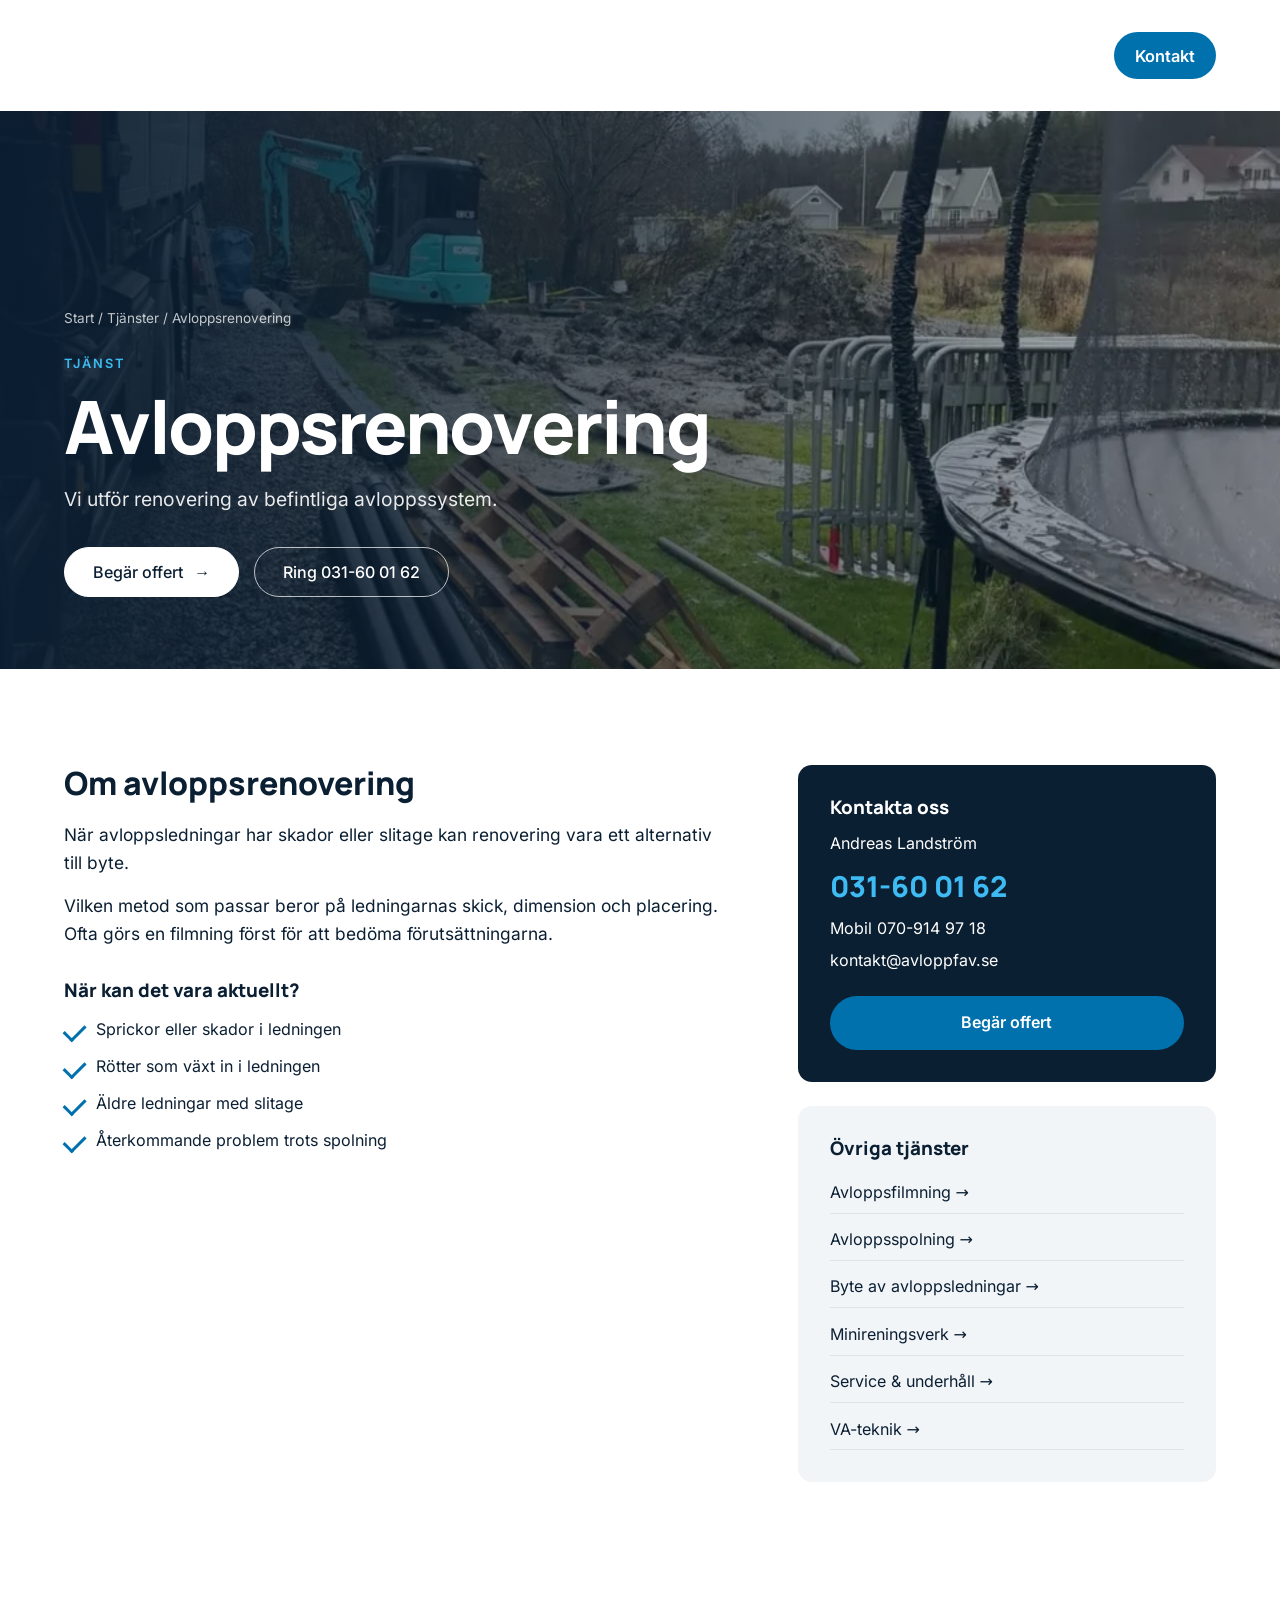
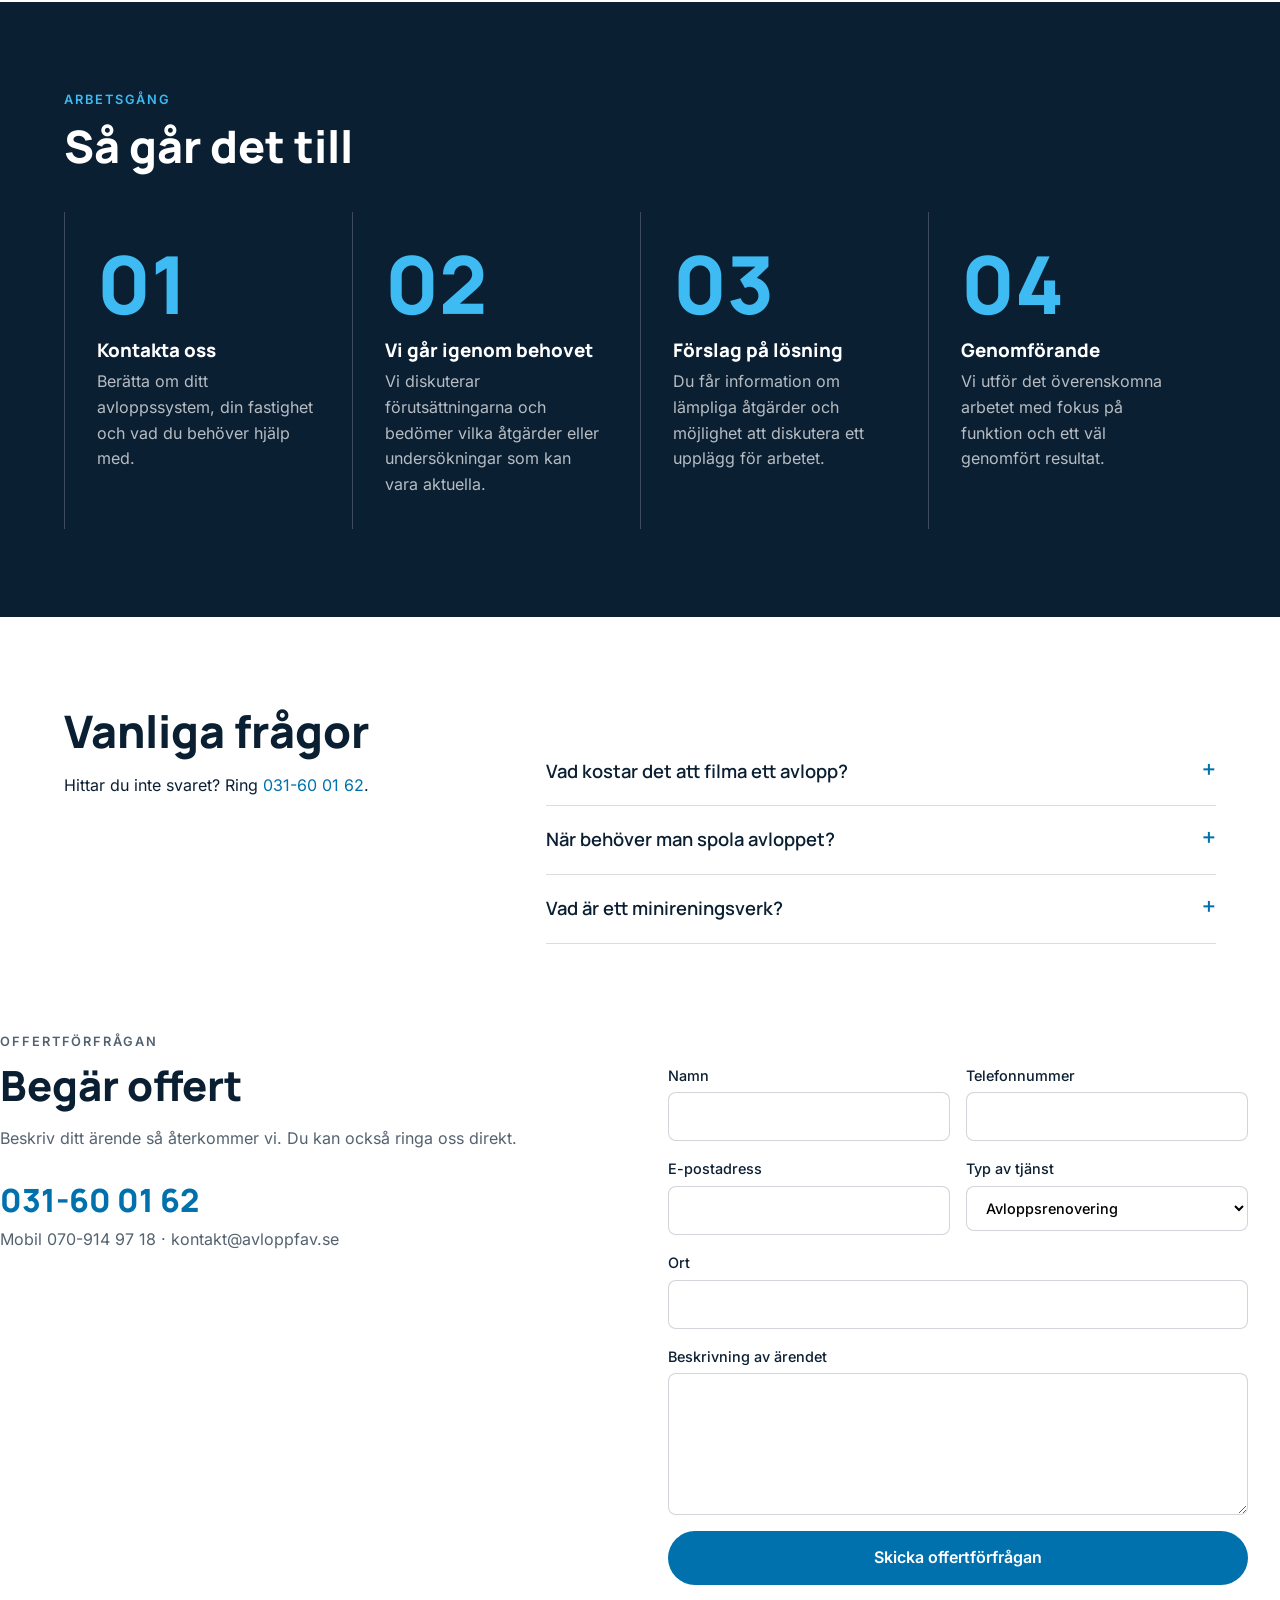
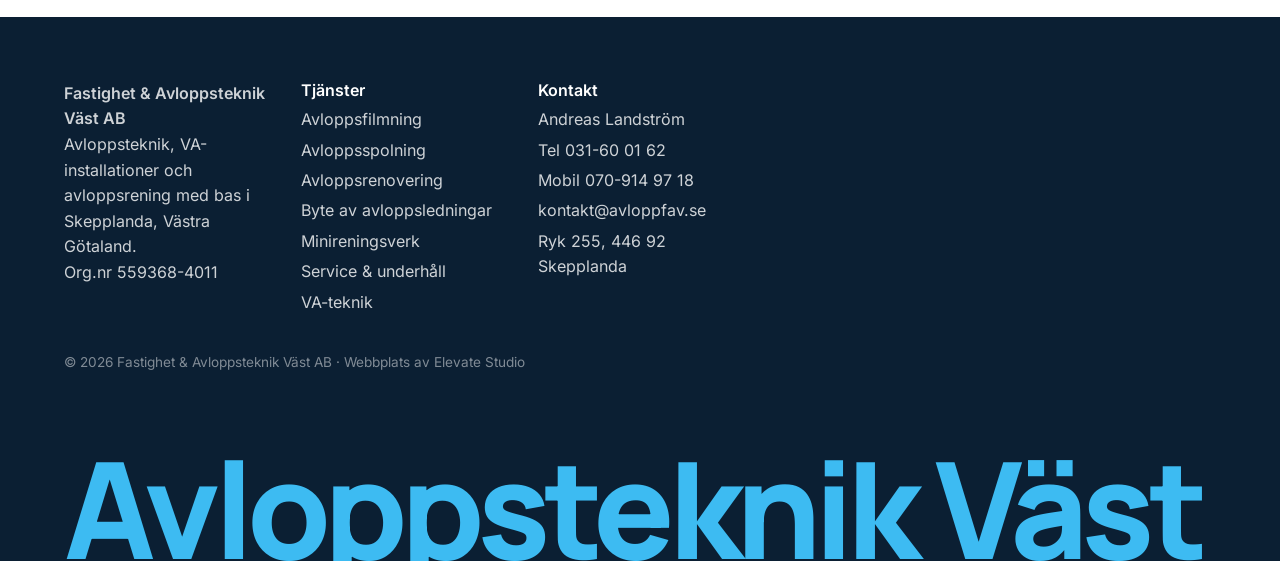
<file: tjanster/avloppsrenovering.html>
<!doctype html><html lang="sv"><head><meta charset="utf-8"><meta name="viewport" content="width=device-width, initial-scale=1">
<title>Avloppsrenovering – Fastighet & Avloppsteknik Väst AB</title><meta name="description" content="Vi utför renovering av befintliga avloppssystem.">
<link rel="preload" as="font" type="font/woff2" href="../assets/fonts/inter.woff2" crossorigin><style id="css">@font-face{font-family:Inter;font-style:normal;font-weight:400 600;font-display:swap;src:url(../assets/fonts/inter.woff2) format('woff2')}@font-face{font-family:Manrope;font-style:normal;font-weight:600 800;font-display:swap;src:url(../assets/fonts/manrope.woff2) format('woff2')}:root{--ink:#0b1f33;--accent:#00a3e0;--bg:#fff;--soft:#f2f5f8;--radius:14px}*{box-sizing:border-box;margin:0}body{font-family:Inter,system-ui,sans-serif;color:var(--ink);background:var(--bg);line-height:1.6}h1,h2,h3,.logo{font-family:Manrope,sans-serif;font-weight:800;line-height:1.15}a{color:inherit;text-decoration:none}img{max-width:100%;display:block}.demo-banner{position:fixed;inset:auto 0 0 0;z-index:100;background:#ffd400;color:#000;text-align:center;font-weight:600;padding:.5rem 1rem;font-size:.9rem}.site-header{position:fixed;top:0;left:0;right:0;z-index:50;display:flex;align-items:center;justify-content:space-between;padding:1.1rem 5vw;color:#fff;transition:.3s}.site-header.solid{background:#fff;color:var(--ink);box-shadow:0 2px 20px #0001;padding:.7rem 5vw}.logo{display:flex;gap:.5rem;align-items:center;font-size:1.4rem}.nav{display:flex;gap:2rem;align-items:center;font-weight:500}.burger{display:none;background:none;border:0;color:inherit;font-size:1.6rem}.btn{display:inline-block;background:var(--accent);color:#fff;padding:.9rem 1.6rem;border-radius:999px;font-weight:600;transition:transform .2s}.btn:hover{transform:translateY(-2px)}.btn-sm{padding:.5rem 1.1rem}.btn-outline{background:none;border:2px solid var(--ink);color:var(--ink)}.hero{position:relative;height:100vh;min-height:560px;display:flex;align-items:flex-end;color:#fff;overflow:hidden}.hero-media{position:absolute;inset:0;width:100%;height:100%;object-fit:cover}.hero-overlay{position:absolute;inset:0;background:linear-gradient(0deg,#0b1f33cc,#0b1f3322 60%)}.hero-content{position:relative;padding:0 5vw 14vh;max-width:900px}.hero h1{font-size:clamp(2.4rem,6vw,4.8rem);margin:.5rem 0 2rem}.eyebrow{text-transform:uppercase;letter-spacing:.15em;font-size:.8rem;font-weight:600;color:var(--accent)}.section{padding:7rem 5vw}.section h2,.split h2{font-size:clamp(1.8rem,4vw,2.8rem);margin-bottom:2.5rem}.grid-3{display:grid;grid-template-columns:repeat(auto-fit,minmax(260px,1fr));gap:1.5rem}.card{background:var(--soft);padding:2rem;border-radius:var(--radius)}.card h3{margin-bottom:.6rem}.stats{display:grid;grid-template-columns:repeat(auto-fit,minmax(180px,1fr));gap:2rem;background:var(--ink);color:#fff;padding:5rem 5vw;text-align:center}.count{font-family:Manrope;font-weight:800;font-size:3rem;color:var(--accent)}.project{position:relative;border-radius:var(--radius);overflow:hidden;aspect-ratio:4/5}.project img{width:100%;height:100%;object-fit:cover;transition:transform .6s}.project:hover img{transform:scale(1.06)}.project div{position:absolute;inset:auto 0 0 0;padding:1.5rem;color:#fff;background:linear-gradient(0deg,#000a,#0000)}.project span{font-size:.8rem;text-transform:uppercase;letter-spacing:.1em}.split{display:grid;grid-template-columns:1fr 1fr;gap:4rem;align-items:center;padding:7rem 5vw;background:var(--soft)}.split p{margin-bottom:1.5rem}.split img{border-radius:var(--radius)}.news{list-style:none;padding:0}.news li{display:flex;gap:2rem;padding:1.4rem 0;border-bottom:1px solid #0002}.news time{color:#0008;min-width:110px}.news a:hover{color:var(--accent)}.footer{display:grid;grid-template-columns:repeat(auto-fit,minmax(200px,1fr));gap:2rem;background:var(--ink);color:#fffc;padding:4rem 5vw 6rem}.footer a{display:block;margin:.3rem 0}.footer h4{color:#fff;margin-bottom:.5rem}.fine{grid-column:1/-1;font-size:.85rem;opacity:.6}.reveal{opacity:0;transform:translateY(30px);transition:opacity .8s,transform .8s}.reveal.visible{opacity:1;transform:none}@media (max-width:800px){.nav{display:none;position:absolute;top:100%;left:0;right:0;flex-direction:column;background:#fff;color:var(--ink);padding:1.5rem}.nav.open{display:flex}.burger{display:block}.split{grid-template-columns:1fr}}.hero{align-items:center}.hero-overlay{background:linear-gradient(90deg,#0b1f33f0 0%,#0b1f33aa 45%,#0b1f3322 100%),linear-gradient(0deg,#0b1f33cc,#0000 40%)}.hero-content{padding:0 5vw;max-width:1200px}.hero-title{font-size:clamp(3.2rem,11vw,9.5rem);line-height:.92;letter-spacing:-.04em;margin:1rem 0 1.5rem;text-transform:uppercase}.hero-title span{display:block}.hero-title .accent{color:transparent;-webkit-text-stroke:2px #fff}.hero-lead{font-size:clamp(1.05rem,1.6vw,1.35rem);max-width:560px;opacity:.9;margin-bottom:2.2rem}.hero-cta{display:flex;gap:1rem;flex-wrap:wrap}.btn-lg{padding:1.1rem 2rem;font-size:1.05rem}.btn-ghost{background:#fff1;border:2px solid #fff8;backdrop-filter:blur(6px)}.hero-in{opacity:0;transform:translateY(40px);animation:heroIn .9s cubic-bezier(.2,.7,.2,1) forwards;animation-delay:var(--d)}@keyframes heroIn{to{opacity:1;transform:none}}.scroll-cue{position:absolute;bottom:5.5rem;left:50%;width:28px;height:46px;border:2px solid #fffa;border-radius:20px;transform:translateX(-50%)}.scroll-cue span{position:absolute;left:50%;top:8px;width:4px;height:8px;margin-left:-2px;background:#fff;border-radius:2px;animation:cue 1.6s infinite}@keyframes cue{to{transform:translateY(16px);opacity:0}}@media (prefers-reduced-motion:reduce){.hero-in{animation:none;opacity:1;transform:none}}.hero-title .accent{color:var(--accent);-webkit-text-stroke:0}.hero-title{text-transform:none;letter-spacing:-.035em;font-size:clamp(2.8rem,8vw,7rem)}.demo-banner{display:none}.logo img{width:36px;height:36px;object-fit:contain}.site-header:not(.solid) .logo img{filter:brightness(0) invert(1)}.intro{max-width:640px;margin:-1.5rem 0 2.5rem;color:#0b1f33b3}.section .eyebrow{margin-bottom:.6rem}.project{aspect-ratio:3/4}.project p{font-size:.92rem;opacity:.85;margin-top:.4rem}.project div{background:linear-gradient(0deg,#000c 30%,#0000)}.card.wide{margin-top:1.5rem}.split-rev{background:#fff}.split h2{margin-bottom:1.2rem}.why{background:var(--ink);color:#fff;padding:6rem 5vw}.why h2{font-size:clamp(1.8rem,4vw,2.8rem);margin:.6rem 0 3rem}.why-grid{display:grid;grid-template-columns:repeat(auto-fit,minmax(220px,1fr));gap:2.5rem}.why-grid div{border-top:2px solid var(--accent);padding-top:1.2rem}.why-grid p{opacity:.75;margin-top:.5rem}.steps{list-style:none;padding:0;display:grid;grid-template-columns:repeat(auto-fit,minmax(220px,1fr));gap:2rem}.steps span{font-family:Manrope;font-weight:800;font-size:2.6rem;color:var(--accent);display:block;line-height:1}.steps h3{margin:.8rem 0 .4rem}.faq{max-width:900px;padding-top:2rem}.faq details{border-bottom:1px solid #0002;padding:1.2rem 0}.faq summary{cursor:pointer;font-family:Manrope;font-weight:600;font-size:1.15rem;list-style:none;display:flex;justify-content:space-between}.faq summary::after{content:"+";font-size:1.5rem;line-height:1;color:var(--accent)}.faq details[open] summary::after{content:"–"}.faq details p{margin-top:.8rem;color:#0b1f33c0}.contact{display:grid;grid-template-columns:1fr 1.1fr;gap:4rem;padding:7rem 5vw;background:var(--soft)}.contact h2{font-size:clamp(1.8rem,4vw,2.6rem);margin:.6rem 0 1rem}.contact dl{display:grid;grid-template-columns:auto 1fr;gap:.5rem 1.5rem;margin-top:2rem}.contact dt{font-weight:600}.contact dd{margin:0}.contact dd a:hover{color:var(--accent)}.form{display:grid;grid-template-columns:1fr 1fr;gap:1rem;background:#fff;padding:2rem;border-radius:var(--radius)}.form label{display:flex;flex-direction:column;gap:.35rem;font-size:.9rem;font-weight:500}.form input,.form select,.form textarea{font:inherit;padding:.75rem .9rem;border:1px solid #0b1f3330;border-radius:8px;background:#fff}.form input:focus,.form select:focus,.form textarea:focus{outline:2px solid var(--accent);border-color:transparent}.form .full{grid-column:1/-1}.form button{border:0;cursor:pointer;font:inherit;font-weight:600}.footer{padding-bottom:4rem}@media (max-width:800px){.contact{grid-template-columns:1fr}.form{grid-template-columns:1fr}}.sec{padding:5.5rem 5vw}.sec h2{font-size:clamp(1.8rem,4vw,2.8rem);margin-bottom:2.5rem}.sec.dark{background:var(--ink);color:#fff}.sec.soft{background:var(--soft)}.wB{display:grid;grid-template-columns:1fr 1fr;gap:3rem 5rem}.wB span{font-family:Manrope;font-weight:800;font-size:4rem;color:#0b1f3315;line-height:1;display:block}.wB h3{font-size:1.5rem;margin:-.6rem 0 .5rem}.wB,.wD,.wE,.sC,.sD,.sE,.hD .bar{grid-template-columns:1fr 1fr}.hE .coll{grid-template-columns:1fr}.hE img{height:220px}.oE .imgs{height:360px}.oE .imgs img{height:260px}}.mB{min-height:75vh;background:linear-gradient(90deg,#0b1f33f5,#0b1f3360),var(--img) center/cover;color:#fff;display:flex;align-items:center;padding:4rem 5vw}.mB div{max-width:620px}.mB h2{font-size:clamp(2rem,4.5vw,3.4rem);margin:.6rem 0 1rem}.mB p{margin-bottom:2rem;opacity:.9}.sD{list-style:none;padding:0;display:grid;grid-template-columns:repeat(4,1fr);gap:0}.sD li{padding:2rem;border-left:1px solid #fff3}.sD span{font-family:Manrope;font-weight:800;font-size:5rem;line-height:1;color:var(--accent)}.sD h3{margin:1rem 0 .5rem}.sD p{opacity:.7}.fB{display:grid;grid-template-columns:1fr 1.6fr;gap:4rem}.fB h2{margin-bottom:1rem}.ftE .giant{font-family:Manrope;font-weight:800;font-size:10.5vw;line-height:.8;letter-spacing:-.05em;margin-top:3rem;color:var(--accent);white-space:nowrap}.sec .eyebrow{margin-bottom:.6rem}.wB a,.fB a{color:var(--accent)}.mB{background-size:cover;background-position:center}.ftAE{overflow:hidden;padding-bottom:0}.ftAE .giant{grid-column:1/-1;margin-top:1rem;font-size:10.5vw}.offert{display:grid;grid-template-columns:1fr 1.2fr;gap:4rem;padding:6rem 5vw;background:var(--soft)}.offert h2{font-size:clamp(1.8rem,4vw,2.6rem);margin:.6rem 0 1rem}.offert .big{display:block;font-family:Manrope;font-weight:800;font-size:2rem;color:var(--accent);margin-top:1.5rem}@media (max-width:900px){.wB,.sD{grid-template-columns:1fr 1fr}.fB,.offert{grid-template-columns:1fr}}.ftAE .giant{font-family:Manrope;font-weight:800;font-size:10.5vw;line-height:.8;letter-spacing:-.05em;color:var(--accent);white-space:nowrap;margin:3rem 0 0}.mB{min-height:75vh;color:#fff;display:flex;align-items:center;padding:5rem 5vw}.mB>div{max-width:640px}.mB h2{font-size:clamp(2rem,4.5vw,3.4rem);margin:.6rem 0 1rem}.mB p{margin-bottom:2rem;opacity:.92}.hero-cta{align-items:center;gap:2rem}.hbtn{display:inline-flex;align-items:center;gap:1.2rem;background:var(--accent);color:#fff;font-family:Manrope;font-weight:800;font-size:1.05rem;padding:1.15rem 1.6rem 1.15rem 1.8rem;border-radius:2px;transition:background .2s}.hbtn span{display:inline-block;transition:transform .2s}.hbtn:hover{background:#fff;color:var(--ink)}.hbtn:hover span{transform:translateX(5px)}.hlink{color:#fff;font-weight:500;border-bottom:1px solid #ffffff80;padding-bottom:2px}.hlink:hover{border-color:#fff}.hbtn{border-radius:999px;padding:.45rem .45rem .45rem 1.6rem;gap:1rem;font-size:1rem;box-shadow:0 8px 24px #00a3e040}.hbtn span{display:grid;place-items:center;width:2.6rem;height:2.6rem;border-radius:50%;background:#fff;color:var(--accent);font-size:1.1rem}.hbtn:hover{background:#fff;color:var(--ink);box-shadow:0 8px 24px #0003}.hbtn:hover span{background:var(--accent);color:#fff;transform:translateX(3px) rotate(-45deg)}.hlink{display:inline-flex;align-items:center;gap:.6rem;border:1px solid #ffffff40;background:#ffffff14;backdrop-filter:blur(10px);-webkit-backdrop-filter:blur(10px);border-radius:999px;padding:.95rem 1.4rem;transition:.2s}.hlink::before{content:"";width:8px;height:8px;border-radius:50%;background:#3ddc84;box-shadow:0 0 0 4px #3ddc8433}.hlink:hover{background:#ffffff26;border-color:#ffffff80}.site-header{justify-content:flex-start;gap:3rem;padding:.9rem 5vw}.site-header.solid{padding:.6rem 5vw}.logo img{width:auto;height:64px;object-fit:contain;transition:height .3s}.site-header.solid .logo img{height:52px}.nav{gap:1.6rem;font-size:1rem}.nav .btn-sm{margin-left:.4rem}@media (max-width:800px){.site-header{justify-content:space-between}.logo img{height:48px}}.hero-cta{gap:.9rem}.hbtn,.hlink{display:inline-flex;align-items:center;gap:.7rem;border-radius:999px;padding:1rem 1.75rem;font-family:Inter,sans-serif;font-weight:500;font-size:1rem;line-height:1;box-shadow:none;backdrop-filter:none;-webkit-backdrop-filter:none;transition:background .2s,color .2s,border-color .2s}.hbtn{background:#fff;color:var(--ink);border:1px solid #fff}.hbtn span{width:auto;height:auto;background:none;color:inherit;border-radius:0;font-size:1rem;transition:transform .2s}.hbtn:hover{background:var(--accent);border-color:var(--accent);color:#fff;box-shadow:none}.hbtn:hover span{background:none;color:inherit;transform:translateX(4px)}.hlink{background:transparent;color:#fff;border:1px solid #ffffffb3}.hlink::before{content:none}.hlink:hover{background:#fff;color:var(--ink);border-color:#fff}:root{--wrap:1280px;--pad-y:clamp(4.5rem,9vw,8rem);--h2:clamp(2rem,3.6vw,3rem);--gap:clamp(1.25rem,2.5vw,2rem);--line:#0b1f331f}.wrap{max-width:var(--wrap);margin:0 auto;padding:0 5vw;box-sizing:content-box}@media (min-width:1500px){.wrap{padding:0 2rem}}.blk{padding:var(--pad-y) 0;background:#fff;color:var(--ink)}.blk.soft{background:var(--soft)}.blk.dark{background:var(--ink);color:#fff}.blk.img{background-size:cover;background-position:center;color:#fff;padding:calc(var(--pad-y)*1.25) 0}.blk h2{font-size:var(--h2);letter-spacing:-.025em;line-height:1.1;margin:0}.blk .eyebrow{margin:0 0 .9rem}.blk-head{display:grid;grid-template-columns:1fr 1fr;gap:var(--gap) 4rem;align-items:end;margin-bottom:clamp(2.5rem,5vw,4rem)}.blk-head>p{color:#0b1f33b3;font-size:1.08rem;max-width:520px;justify-self:end}.blk-head:only-child,.blk-head:has(>div:only-child){grid-template-columns:1fr}.num{display:block;font-family:Manrope;font-weight:800;font-size:clamp(2.6rem,4vw,3.6rem);line-height:1;color:var(--accent);margin-bottom:1.2rem}.site-header{justify-content:space-between;gap:2rem;padding:1.1rem 5vw;min-height:96px}.site-header.solid{padding:.7rem 5vw;min-height:80px}.logo img{height:76px}.site-header.solid .logo img{height:60px}.nav{gap:1.1rem;font-size:1.02rem}.nav>a,.nav .dd>a{padding:.35rem .25rem}.nav .btn-sm{margin-left:.6rem;padding:.65rem 1.3rem}.scroll-cue{display:none!important}.hero-videos{position:absolute;inset:0}.hero-videos .hero-media{opacity:0;transition:opacity .9s ease}.hero-videos .hero-media.on{opacity:1}.hero-content.wrap{position:relative;width:100%;padding-top:6rem;padding-bottom:0;max-width:var(--wrap)}.hero-dots{position:absolute;right:5vw;bottom:4.5rem;display:flex;gap:.5rem;z-index:2}.hero-dots button{width:28px;height:4px;border:0;border-radius:2px;background:#ffffff59;cursor:pointer;padding:0;transition:.3s}.hero-dots button.on{background:#fff;width:48px}.svc-grid{display:grid;grid-template-columns:repeat(3,1fr);gap:var(--gap)}.svc-card{display:flex;flex-direction:column}.svc-card .ph{border-radius:var(--radius);overflow:hidden;aspect-ratio:4/3;margin-bottom:1.3rem;background:var(--soft)}.svc-card img{width:100%;height:100%;object-fit:cover;transition:transform .6s}.svc-card:hover img{transform:scale(1.05)}.svc-card h3{font-size:1.3rem;margin-bottom:.5rem}.svc-card p{color:#0b1f33b3;font-size:.98rem;flex:1}.more{display:inline-block;margin-top:1rem;font-weight:600;color:var(--accent)}.svc-card:hover h3{color:var(--accent)}.svc-wide{display:flex;justify-content:space-between;align-items:center;gap:2rem;margin-top:calc(var(--gap)*1.5);padding:2rem 0 0;border-top:1px solid var(--line)}.svc-wide h3{font-size:1.3rem;margin-bottom:.4rem}.svc-wide p{color:#0b1f33b3;max-width:720px}.svc-wide .more{margin:0;white-space:nowrap}.about{display:grid;grid-template-columns:1.05fr 1fr;gap:clamp(3rem,6vw,6rem);align-items:center}.about-media{position:relative;aspect-ratio:1/1}.about-media img{position:absolute;object-fit:cover;border-radius:var(--radius)}.about-media .a1{inset:0 18% 22% 0;width:82%;height:78%}.about-media .a2{right:0;bottom:0;width:52%;height:52%;border:8px solid var(--soft);box-sizing:border-box}.about-media .badge{position:absolute;left:6%;bottom:6%;background:var(--accent);color:#fff;padding:1.1rem 1.4rem;border-radius:10px;display:flex;flex-direction:column}.about-media .badge strong{font-family:Manrope;font-size:1.35rem}.about-media .badge span{font-size:.85rem;opacity:.9}.about-text h2{margin-bottom:1.5rem}.about-text .big{font-size:1.25rem;line-height:1.5;font-weight:500;margin-bottom:1rem}.about-text p{color:#0b1f33c7;margin-bottom:1rem}.about-facts{display:grid;grid-template-columns:repeat(3,1fr);gap:1rem;margin:2rem 0;padding:1.5rem 0;border-top:1px solid var(--line);border-bottom:1px solid var(--line)}.about-facts dt{font-size:.75rem;text-transform:uppercase;letter-spacing:.12em;color:#0b1f3380;margin-bottom:.3rem}.about-facts dd{margin:0;font-family:Manrope;font-weight:800;font-size:1.05rem}.btn-line{font-weight:600;color:var(--ink);border-bottom:2px solid var(--accent);padding-bottom:3px}.btn-line:hover{color:var(--accent)}.num-grid{list-style:none;padding:0;margin:0;display:grid;grid-template-columns:repeat(4,1fr);gap:var(--gap)}.num-grid>*{padding-top:1.6rem;border-top:1px solid var(--line)}.num-grid h3{font-size:1.2rem;margin-bottom:.5rem}.num-grid p{color:#0b1f33b3;font-size:.98rem}.blk.dark .num-grid>*{border-color:#ffffff26}.blk.dark .num-grid p{color:#ffffffb3}.img-text{max-width:620px}.img-text h2{margin-bottom:1.2rem}.img-text p{opacity:.9;margin-bottom:2rem;font-size:1.08rem}.blk .fB{display:grid;grid-template-columns:1fr 1.6fr;gap:clamp(2rem,6vw,6rem)}.blk .fB header p{margin-top:1rem;color:#0b1f33b3}.blk .fB header a{color:var(--accent)}.blk .faq{max-width:none;padding:0}.blk .faq details:first-child{border-top:1px solid var(--line)}.offert{display:grid;grid-template-columns:1fr 1.15fr;gap:clamp(2rem,6vw,6rem);padding:0;background:none}.offert h2{margin-bottom:1rem}.offert>div>p{color:#0b1f33b3}.kdl{display:grid;grid-template-columns:auto 1fr;gap:.6rem 1.5rem;margin-top:2rem}.kdl dt{font-weight:600}.kdl dd{margin:0}.kdl a:hover{color:var(--accent)}.blk .form{box-shadow:0 1px 0 var(--line)}@media (max-width:900px){.blk-head,.about,.blk .fB,.offert{grid-template-columns:1fr}.blk-head>p{justify-self:start}.svc-grid{grid-template-columns:1fr 1fr}.num-grid{grid-template-columns:1fr 1fr}.svc-wide{flex-direction:column;align-items:flex-start}.site-header{min-height:72px}.logo img{height:54px}}@media (max-width:560px){.svc-grid,.num-grid,.about-facts{grid-template-columns:1fr}}.ft-h{font-size:1rem;font-family:Inter,sans-serif;font-weight:600;color:#fff;margin:0 0 .5rem}.hero-still{z-index:0}.hero-videos video{z-index:1}.logo img{width:auto}:root{--accent:#0071ad}.hero,.blk.dark,.blk.img,.footer,.page-hero,.why,.side-card:not(.light),.sec.dark{--accent:#3dbbf2}.hero .eyebrow,.page-hero .eyebrow{color:var(--accent)}.hbtn:hover{background:#3dbbf2;border-color:#3dbbf2;color:#0b1f33}.hero-in{animation:none;opacity:1;transform:none}img{height:auto}.facts span,.about-facts dt{color:#4b5b6b}.split img{aspect-ratio:4/3;object-fit:cover;width:100%}.gallery img{height:auto}.btn:not(.btn-outline):not(.btn-ghost):not(.btn-outline-light){background:#0071ad;color:#fff}.btn:not(.btn-outline):not(.btn-ghost):not(.btn-outline-light):hover{background:#005a8c}.site-header.always{position:sticky}.dd{position:relative}.dd-menu{display:none;position:absolute;top:100%;left:-1rem;background:#fff;color:var(--ink);min-width:240px;padding:.6rem 0;border-radius:10px;box-shadow:0 12px 40px #0b1f3322}.dd-menu a{display:block;padding:.5rem 1.2rem}.dd-menu a:hover{background:var(--soft);color:var(--accent)}.dd:hover .dd-menu,.dd:focus-within .dd-menu{display:block}.page-hero{position:relative;min-height:62vh;display:flex;align-items:flex-end;color:#fff;background-size:cover;background-position:center}.page-hero-in{padding:8rem 5vw 4.5rem;max-width:1000px}.page-hero h1{font-size:clamp(2.4rem,6vw,4.6rem);letter-spacing:-.03em;margin:.6rem 0 1rem}.page-hero .lead{font-size:clamp(1.05rem,1.5vw,1.3rem);max-width:640px;opacity:.9;margin-bottom:2rem}.crumbs{font-size:.85rem;opacity:.75;margin-bottom:1.5rem}.crumbs a:hover{color:var(--accent)}.svc{display:grid;grid-template-columns:1.6fr 1fr;gap:4rem;padding:6rem 5vw}.svc-main h2{font-size:2rem;margin-bottom:1.2rem}.svc-main p{margin-bottom:1rem;font-size:1.08rem}.svc-main h3{margin:2rem 0 1rem}.checks{list-style:none;padding:0;display:grid;gap:.7rem}.checks li{padding-left:2rem;position:relative}.checks li::before{content:"";position:absolute;left:0;top:.45em;width:1.1rem;height:.6rem;border-left:3px solid var(--accent);border-bottom:3px solid var(--accent);transform:rotate(-45deg)}.checks.cols{grid-template-columns:repeat(auto-fit,minmax(260px,1fr))}.side-card{background:var(--ink);color:#fff;padding:2rem;border-radius:var(--radius);display:flex;flex-direction:column;gap:.4rem;margin-bottom:1.5rem}.side-card h3{margin-bottom:.4rem}.side-card .big{font-family:Manrope;font-weight:800;font-size:1.8rem;color:var(--accent)}.side-card .btn{margin-top:1rem;text-align:center}.side-card.light{background:var(--soft);color:var(--ink)}.side-card.light a{padding:.45rem 0;border-bottom:1px solid #0b1f3315}.side-card.light a:hover{color:var(--accent)}.cta-band{display:flex;justify-content:space-between;align-items:center;gap:2rem;flex-wrap:wrap;background:var(--accent);color:#fff;padding:4rem 5vw}.cta-band h2{font-size:clamp(1.6rem,3vw,2.4rem)}.cta-band .btn{background:#fff;color:var(--ink)}.btn-outline-light{background:none!important;color:#fff!important;border:2px solid #fff}.svc-list{display:grid;gap:2rem}.svc-row{display:grid;grid-template-columns:380px 1fr;gap:2.5rem;align-items:center;padding-bottom:2rem;border-bottom:1px solid #0b1f3318}.svc-row img{border-radius:var(--radius);aspect-ratio:4/3;object-fit:cover;width:100%}.svc-row span{color:var(--accent);font-family:Manrope;font-weight:800}.svc-row h2{font-size:1.8rem;margin:.3rem 0 .6rem}.svc-row em{font-style:normal;font-weight:600;color:var(--accent);display:inline-block;margin-top:.8rem}.svc-row:hover h2{color:var(--accent)}.facts{display:grid;grid-template-columns:repeat(auto-fit,minmax(200px,1fr));border-top:2px solid var(--ink)}.facts div{padding:1.5rem 1.5rem 1.5rem 0}.facts span{display:block;font-size:.8rem;text-transform:uppercase;letter-spacing:.12em;color:#4b5b6b}.facts strong{font-family:Manrope;font-size:1.5rem}.gallery{display:grid;grid-template-columns:repeat(4,1fr);gap:.5rem;padding:0 5vw 6rem}.gallery img{aspect-ratio:1;object-fit:cover;border-radius:8px}.map{width:100%;height:280px;border:0;border-radius:var(--radius);margin-top:2rem}@media (max-width:900px){.svc,.svc-row{grid-template-columns:1fr}.gallery{grid-template-columns:repeat(2,1fr)}.dd-menu{position:static;box-shadow:none;display:block;padding:0 0 0 1rem}}</style><link rel="preload" as="image" href="../assets/img/arbete-ledningar-960.webp" fetchpriority="high"></head><body><header class="site-header solid always" id="header">
<a class="logo" href="../index.html"><img src="../assets/img/logo.webp" alt="Fastighet &amp; Avloppsteknik Väst AB" width="231" height="122"></a>
<nav class="nav" id="nav"><div class="dd"><a href="../tjanster.html">Tjänster ▾</a><div class="dd-menu"><a href="../tjanster/avloppsfilmning.html">Avloppsfilmning</a><a href="../tjanster/avloppsspolning.html">Avloppsspolning</a><a href="../tjanster/avloppsrenovering.html">Avloppsrenovering</a><a href="../tjanster/byte-av-avloppsledningar.html">Byte av avloppsledningar</a><a href="../tjanster/minireningsverk.html">Minireningsverk</a><a href="../tjanster/service-och-underhall.html">Service & underhåll</a><a href="../tjanster/va-teknik.html">VA-teknik</a></div></div>
<a href="../om-oss.html">Om oss</a><a href="../minireningsverk.html">Minireningsverk</a><a href="../vanliga-fragor.html">Frågor</a><a href="../kontakt.html" class="btn btn-sm">Kontakt</a></nav>
<button class="burger" id="burger" aria-label="Meny">☰</button></header><main id="main"><section class="page-hero" style="background-image:linear-gradient(90deg,#0b1f33f2,#0b1f3399 55%,#0b1f3340),url(../assets/img/arbete-ledningar-960.webp)"><div class="page-hero-in">
<nav class="crumbs"><a href="../index.html">Start</a> / <a href="../tjanster.html">Tjänster</a> / Avloppsrenovering</nav><p class="eyebrow">Tjänst</p><h1>Avloppsrenovering</h1><p class="lead">Vi utför renovering av befintliga avloppssystem.</p>
<div class="hero-cta"><a href="#offert" class="hbtn">Begär offert <span>→</span></a><a href="tel:+4631600162" class="hlink">Ring 031-60 01 62</a></div></div></section><section class="svc"><article class="svc-main reveal"><h2>Om avloppsrenovering</h2><p>När avloppsledningar har skador eller slitage kan renovering vara ett alternativ till byte.</p><p>Vilken metod som passar beror på ledningarnas skick, dimension och placering. Ofta görs en filmning först för att bedöma förutsättningarna.</p>
<h3>När kan det vara aktuellt?</h3><ul class="checks"><li>Sprickor eller skador i ledningen</li><li>Rötter som växt in i ledningen</li><li>Äldre ledningar med slitage</li><li>Återkommande problem trots spolning</li></ul></article>
<aside class="svc-side reveal"><div class="side-card"><h3>Kontakta oss</h3><p>Andreas Landström</p><a class="big" href="tel:+4631600162">031-60 01 62</a><a href="tel:+46709149718">Mobil 070-914 97 18</a><a href="mailto:kontakt@avloppfav.se">kontakt@avloppfav.se</a><a href="../kontakt.html" class="btn full">Begär offert</a></div>
<div class="side-card light"><h3>Övriga tjänster</h3><a href="avloppsfilmning.html">Avloppsfilmning →</a><a href="avloppsspolning.html">Avloppsspolning →</a><a href="byte-av-avloppsledningar.html">Byte av avloppsledningar →</a><a href="minireningsverk.html">Minireningsverk →</a><a href="service-och-underhall.html">Service & underhåll →</a><a href="va-teknik.html">VA-teknik →</a></div></aside></section>
<section class="sec dark"><p class="eyebrow">Arbetsgång</p><h2>Så går det till</h2><ol class="sD"><li class="reveal"><span>01</span><h3>Kontakta oss</h3><p>Berätta om ditt avloppssystem, din fastighet och vad du behöver hjälp med.</p></li><li class="reveal"><span>02</span><h3>Vi går igenom behovet</h3><p>Vi diskuterar förutsättningarna och bedömer vilka åtgärder eller undersökningar som kan vara aktuella.</p></li><li class="reveal"><span>03</span><h3>Förslag på lösning</h3><p>Du får information om lämpliga åtgärder och möjlighet att diskutera ett upplägg för arbetet.</p></li><li class="reveal"><span>04</span><h3>Genomförande</h3><p>Vi utför det överenskomna arbetet med fokus på funktion och ett väl genomfört resultat.</p></li></ol></section>
<section class="sec"><div class="fB"><div><h2>Vanliga frågor</h2><p>Hittar du inte svaret? Ring <a href="tel:+4631600162">031-60 01 62</a>.</p></div><div class="faq"><details><summary>Vad kostar det att filma ett avlopp?</summary><p>Priset beror bland annat på ledningarnas omfattning och förutsättningarna på platsen. Kontakta oss för att beskriva ditt behov och få information om kostnaden.</p></details><details><summary>När behöver man spola avloppet?</summary><p>Avloppsspolning kan vara aktuellt vid återkommande stopp, långsam avrinning eller som en del av förebyggande underhåll.</p></details><details><summary>Vad är ett minireningsverk?</summary><p>Ett minireningsverk är en anläggning som renar avloppsvatten från exempelvis en fastighet som saknar kommunal avloppsanslutning.</p></details></div></div></section><section class="offert" id="offert"><div><p class="eyebrow">Offertförfrågan</p><h2>Begär offert</h2><p>Beskriv ditt ärende så återkommer vi. Du kan också ringa oss direkt.</p><a class="big" href="tel:+4631600162">031-60 01 62</a><p>Mobil 070-914 97 18 · <a href="mailto:kontakt@avloppfav.se">kontakt@avloppfav.se</a></p></div><form class="form" data-mailto="kontakt@avloppfav.se">
<label>Namn<input name="Namn" required></label><label>Telefonnummer<input name="Telefon" type="tel"></label>
<label>E-postadress<input name="E-post" type="email" required></label><label>Typ av tjänst<select name="Tjänst"><option value="">Välj tjänst</option><option>Avloppsfilmning</option><option>Avloppsspolning</option><option selected>Avloppsrenovering</option><option>Byte av avloppsledningar</option><option>Minireningsverk</option><option>Service & underhåll</option><option>VA-teknik</option><option>Övrigt</option></select></label>
<label class="full">Ort<input name="Ort"></label><label class="full">Beskrivning av ärendet<textarea name="Beskrivning" rows="5"></textarea></label>
<button class="btn full" type="submit">Skicka offertförfrågan</button></form></section></main><footer class="footer ftAE"><div><strong>Fastighet &amp; Avloppsteknik Väst AB</strong><p>Avloppsteknik, VA-installationer och avloppsrening med bas i Skepplanda, Västra Götaland.</p><p>Org.nr 559368-4011</p></div>
<div><h2 class="ft-h">Tjänster</h2><a href="../tjanster/avloppsfilmning.html">Avloppsfilmning</a><a href="../tjanster/avloppsspolning.html">Avloppsspolning</a><a href="../tjanster/avloppsrenovering.html">Avloppsrenovering</a><a href="../tjanster/byte-av-avloppsledningar.html">Byte av avloppsledningar</a><a href="../tjanster/minireningsverk.html">Minireningsverk</a><a href="../tjanster/service-och-underhall.html">Service & underhåll</a><a href="../tjanster/va-teknik.html">VA-teknik</a></div>
<div><h2 class="ft-h">Kontakt</h2><p>Andreas Landström</p><a href="tel:+4631600162">Tel 031-60 01 62</a><a href="tel:+46709149718">Mobil 070-914 97 18</a><a href="mailto:kontakt@avloppfav.se">kontakt@avloppfav.se</a><p>Ryk 255, 446 92 Skepplanda</p></div>
<p class="fine">© 2026 Fastighet &amp; Avloppsteknik Väst AB · Webbplats av Elevate Studio</p><div class="giant">Avloppsteknik Väst</div></footer>
<script src="../script.js"></script></body></html>
</file>
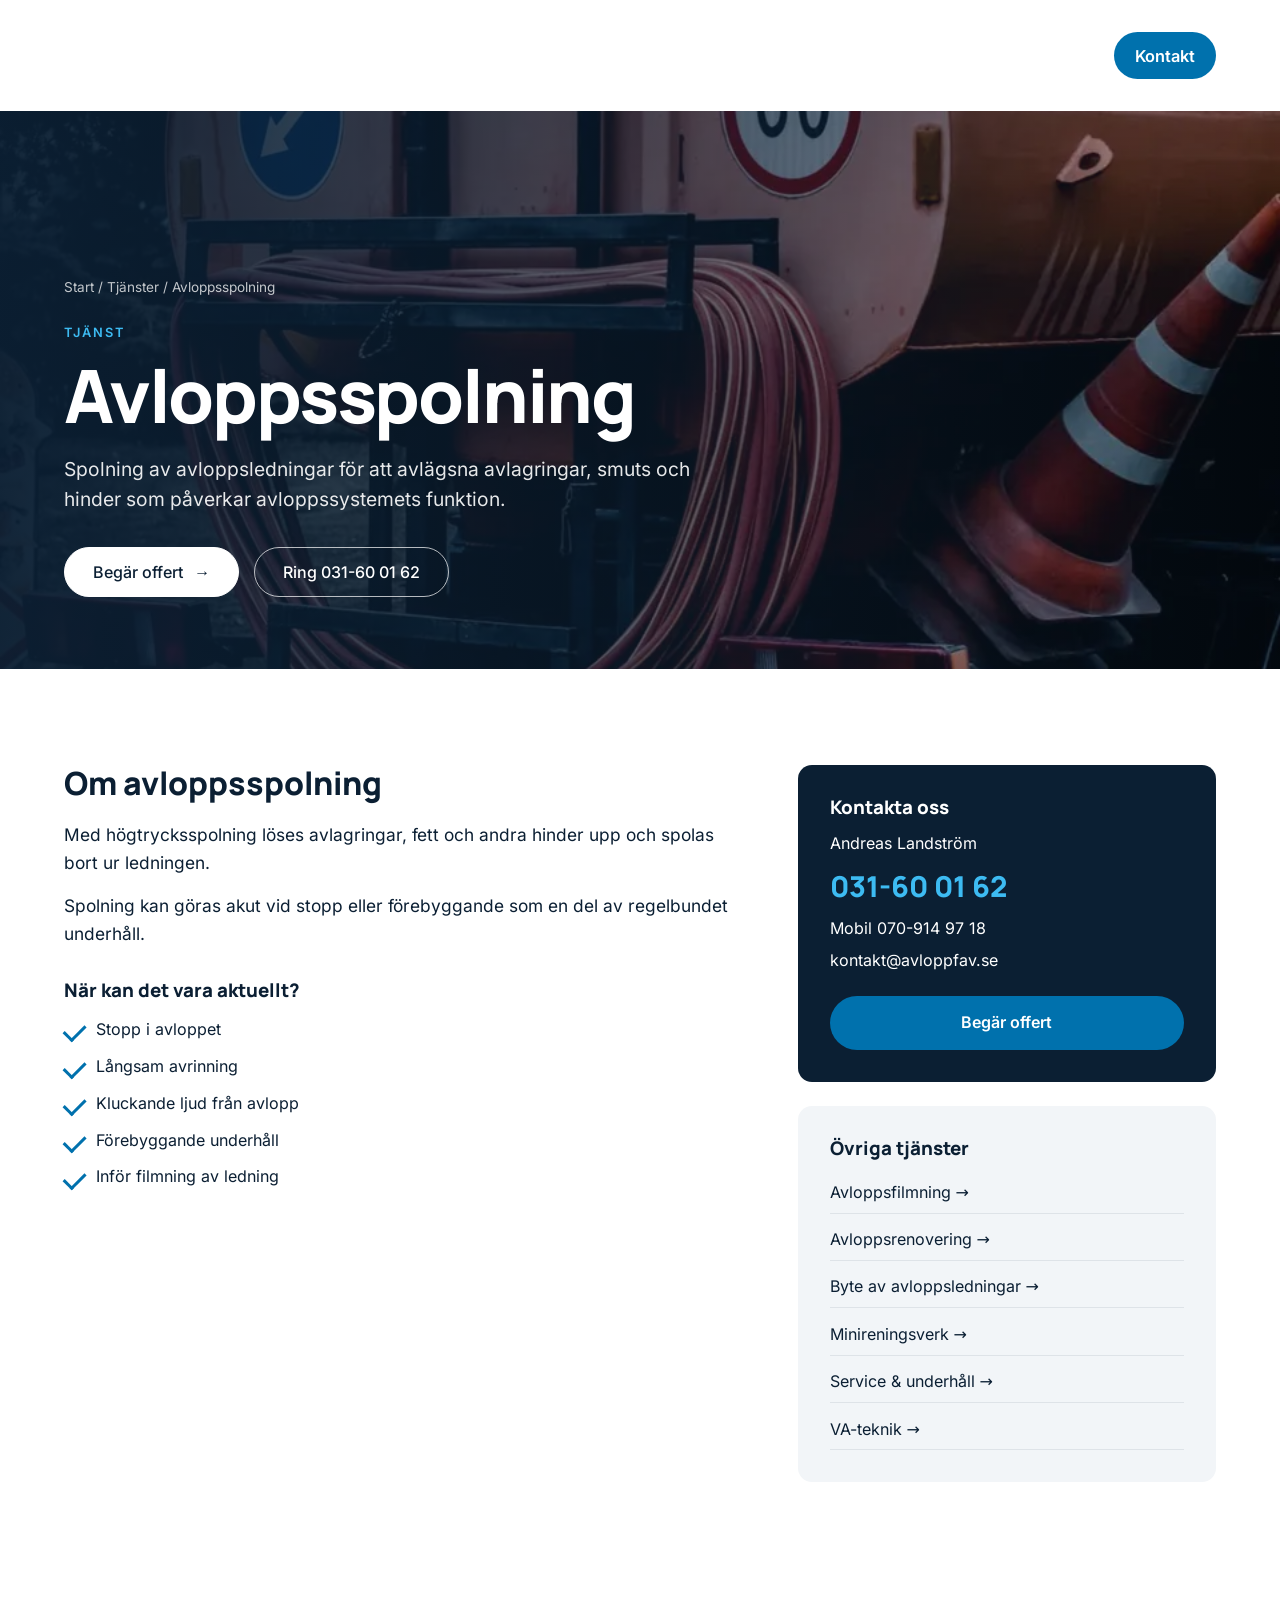
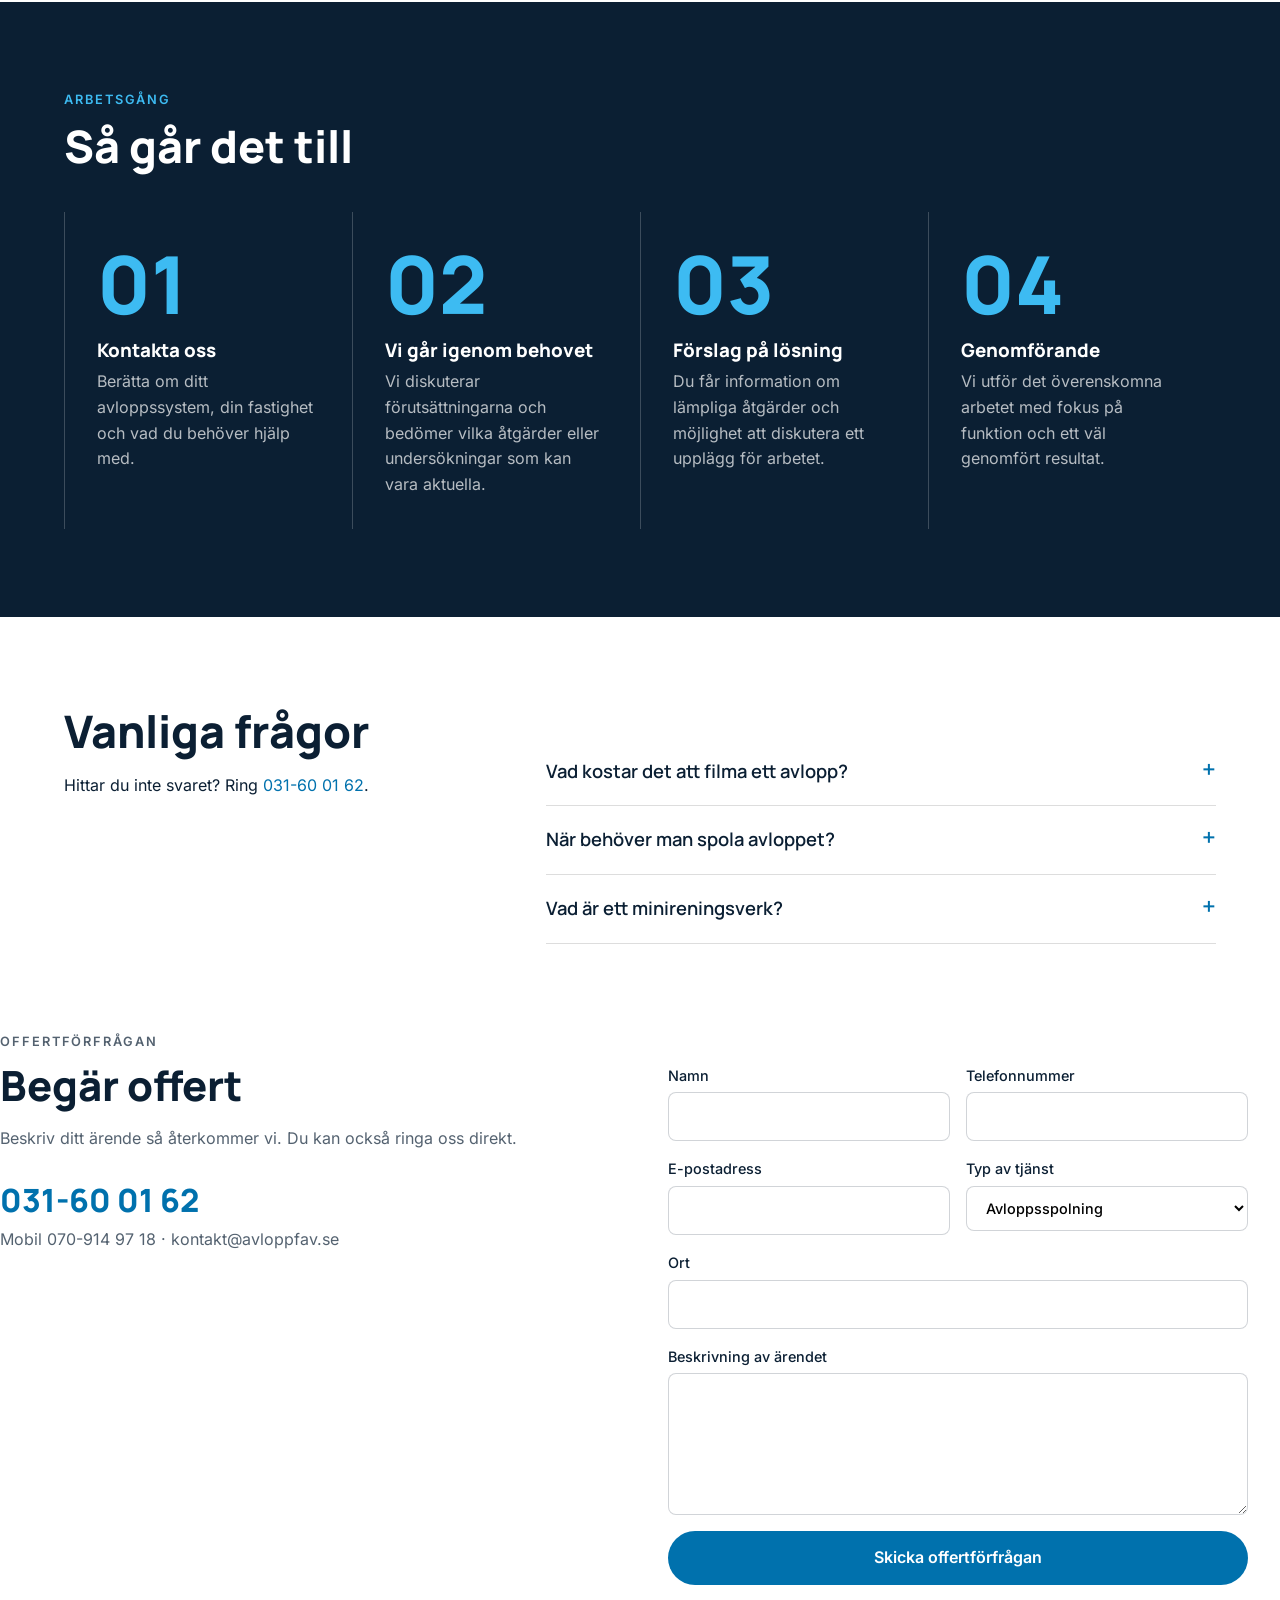
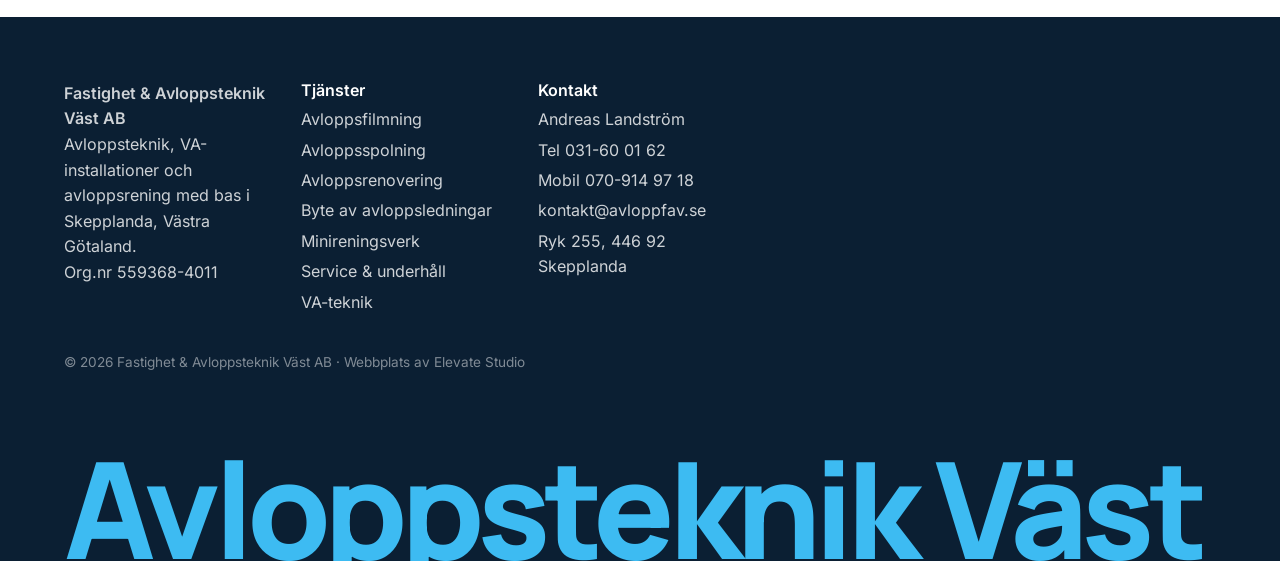
<file: tjanster/avloppsspolning.html>
<!doctype html><html lang="sv"><head><meta charset="utf-8"><meta name="viewport" content="width=device-width, initial-scale=1">
<title>Avloppsspolning – Fastighet & Avloppsteknik Väst AB</title><meta name="description" content="Spolning av avloppsledningar för att avlägsna avlagringar, smuts och hinder som påverkar avloppssystemets funktion.">
<link rel="preload" as="font" type="font/woff2" href="../assets/fonts/inter.woff2" crossorigin><style id="css">@font-face{font-family:Inter;font-style:normal;font-weight:400 600;font-display:swap;src:url(../assets/fonts/inter.woff2) format('woff2')}@font-face{font-family:Manrope;font-style:normal;font-weight:600 800;font-display:swap;src:url(../assets/fonts/manrope.woff2) format('woff2')}:root{--ink:#0b1f33;--accent:#00a3e0;--bg:#fff;--soft:#f2f5f8;--radius:14px}*{box-sizing:border-box;margin:0}body{font-family:Inter,system-ui,sans-serif;color:var(--ink);background:var(--bg);line-height:1.6}h1,h2,h3,.logo{font-family:Manrope,sans-serif;font-weight:800;line-height:1.15}a{color:inherit;text-decoration:none}img{max-width:100%;display:block}.demo-banner{position:fixed;inset:auto 0 0 0;z-index:100;background:#ffd400;color:#000;text-align:center;font-weight:600;padding:.5rem 1rem;font-size:.9rem}.site-header{position:fixed;top:0;left:0;right:0;z-index:50;display:flex;align-items:center;justify-content:space-between;padding:1.1rem 5vw;color:#fff;transition:.3s}.site-header.solid{background:#fff;color:var(--ink);box-shadow:0 2px 20px #0001;padding:.7rem 5vw}.logo{display:flex;gap:.5rem;align-items:center;font-size:1.4rem}.nav{display:flex;gap:2rem;align-items:center;font-weight:500}.burger{display:none;background:none;border:0;color:inherit;font-size:1.6rem}.btn{display:inline-block;background:var(--accent);color:#fff;padding:.9rem 1.6rem;border-radius:999px;font-weight:600;transition:transform .2s}.btn:hover{transform:translateY(-2px)}.btn-sm{padding:.5rem 1.1rem}.btn-outline{background:none;border:2px solid var(--ink);color:var(--ink)}.hero{position:relative;height:100vh;min-height:560px;display:flex;align-items:flex-end;color:#fff;overflow:hidden}.hero-media{position:absolute;inset:0;width:100%;height:100%;object-fit:cover}.hero-overlay{position:absolute;inset:0;background:linear-gradient(0deg,#0b1f33cc,#0b1f3322 60%)}.hero-content{position:relative;padding:0 5vw 14vh;max-width:900px}.hero h1{font-size:clamp(2.4rem,6vw,4.8rem);margin:.5rem 0 2rem}.eyebrow{text-transform:uppercase;letter-spacing:.15em;font-size:.8rem;font-weight:600;color:var(--accent)}.section{padding:7rem 5vw}.section h2,.split h2{font-size:clamp(1.8rem,4vw,2.8rem);margin-bottom:2.5rem}.grid-3{display:grid;grid-template-columns:repeat(auto-fit,minmax(260px,1fr));gap:1.5rem}.card{background:var(--soft);padding:2rem;border-radius:var(--radius)}.card h3{margin-bottom:.6rem}.stats{display:grid;grid-template-columns:repeat(auto-fit,minmax(180px,1fr));gap:2rem;background:var(--ink);color:#fff;padding:5rem 5vw;text-align:center}.count{font-family:Manrope;font-weight:800;font-size:3rem;color:var(--accent)}.project{position:relative;border-radius:var(--radius);overflow:hidden;aspect-ratio:4/5}.project img{width:100%;height:100%;object-fit:cover;transition:transform .6s}.project:hover img{transform:scale(1.06)}.project div{position:absolute;inset:auto 0 0 0;padding:1.5rem;color:#fff;background:linear-gradient(0deg,#000a,#0000)}.project span{font-size:.8rem;text-transform:uppercase;letter-spacing:.1em}.split{display:grid;grid-template-columns:1fr 1fr;gap:4rem;align-items:center;padding:7rem 5vw;background:var(--soft)}.split p{margin-bottom:1.5rem}.split img{border-radius:var(--radius)}.news{list-style:none;padding:0}.news li{display:flex;gap:2rem;padding:1.4rem 0;border-bottom:1px solid #0002}.news time{color:#0008;min-width:110px}.news a:hover{color:var(--accent)}.footer{display:grid;grid-template-columns:repeat(auto-fit,minmax(200px,1fr));gap:2rem;background:var(--ink);color:#fffc;padding:4rem 5vw 6rem}.footer a{display:block;margin:.3rem 0}.footer h4{color:#fff;margin-bottom:.5rem}.fine{grid-column:1/-1;font-size:.85rem;opacity:.6}.reveal{opacity:0;transform:translateY(30px);transition:opacity .8s,transform .8s}.reveal.visible{opacity:1;transform:none}@media (max-width:800px){.nav{display:none;position:absolute;top:100%;left:0;right:0;flex-direction:column;background:#fff;color:var(--ink);padding:1.5rem}.nav.open{display:flex}.burger{display:block}.split{grid-template-columns:1fr}}.hero{align-items:center}.hero-overlay{background:linear-gradient(90deg,#0b1f33f0 0%,#0b1f33aa 45%,#0b1f3322 100%),linear-gradient(0deg,#0b1f33cc,#0000 40%)}.hero-content{padding:0 5vw;max-width:1200px}.hero-title{font-size:clamp(3.2rem,11vw,9.5rem);line-height:.92;letter-spacing:-.04em;margin:1rem 0 1.5rem;text-transform:uppercase}.hero-title span{display:block}.hero-title .accent{color:transparent;-webkit-text-stroke:2px #fff}.hero-lead{font-size:clamp(1.05rem,1.6vw,1.35rem);max-width:560px;opacity:.9;margin-bottom:2.2rem}.hero-cta{display:flex;gap:1rem;flex-wrap:wrap}.btn-lg{padding:1.1rem 2rem;font-size:1.05rem}.btn-ghost{background:#fff1;border:2px solid #fff8;backdrop-filter:blur(6px)}.hero-in{opacity:0;transform:translateY(40px);animation:heroIn .9s cubic-bezier(.2,.7,.2,1) forwards;animation-delay:var(--d)}@keyframes heroIn{to{opacity:1;transform:none}}.scroll-cue{position:absolute;bottom:5.5rem;left:50%;width:28px;height:46px;border:2px solid #fffa;border-radius:20px;transform:translateX(-50%)}.scroll-cue span{position:absolute;left:50%;top:8px;width:4px;height:8px;margin-left:-2px;background:#fff;border-radius:2px;animation:cue 1.6s infinite}@keyframes cue{to{transform:translateY(16px);opacity:0}}@media (prefers-reduced-motion:reduce){.hero-in{animation:none;opacity:1;transform:none}}.hero-title .accent{color:var(--accent);-webkit-text-stroke:0}.hero-title{text-transform:none;letter-spacing:-.035em;font-size:clamp(2.8rem,8vw,7rem)}.demo-banner{display:none}.logo img{width:36px;height:36px;object-fit:contain}.site-header:not(.solid) .logo img{filter:brightness(0) invert(1)}.intro{max-width:640px;margin:-1.5rem 0 2.5rem;color:#0b1f33b3}.section .eyebrow{margin-bottom:.6rem}.project{aspect-ratio:3/4}.project p{font-size:.92rem;opacity:.85;margin-top:.4rem}.project div{background:linear-gradient(0deg,#000c 30%,#0000)}.card.wide{margin-top:1.5rem}.split-rev{background:#fff}.split h2{margin-bottom:1.2rem}.why{background:var(--ink);color:#fff;padding:6rem 5vw}.why h2{font-size:clamp(1.8rem,4vw,2.8rem);margin:.6rem 0 3rem}.why-grid{display:grid;grid-template-columns:repeat(auto-fit,minmax(220px,1fr));gap:2.5rem}.why-grid div{border-top:2px solid var(--accent);padding-top:1.2rem}.why-grid p{opacity:.75;margin-top:.5rem}.steps{list-style:none;padding:0;display:grid;grid-template-columns:repeat(auto-fit,minmax(220px,1fr));gap:2rem}.steps span{font-family:Manrope;font-weight:800;font-size:2.6rem;color:var(--accent);display:block;line-height:1}.steps h3{margin:.8rem 0 .4rem}.faq{max-width:900px;padding-top:2rem}.faq details{border-bottom:1px solid #0002;padding:1.2rem 0}.faq summary{cursor:pointer;font-family:Manrope;font-weight:600;font-size:1.15rem;list-style:none;display:flex;justify-content:space-between}.faq summary::after{content:"+";font-size:1.5rem;line-height:1;color:var(--accent)}.faq details[open] summary::after{content:"–"}.faq details p{margin-top:.8rem;color:#0b1f33c0}.contact{display:grid;grid-template-columns:1fr 1.1fr;gap:4rem;padding:7rem 5vw;background:var(--soft)}.contact h2{font-size:clamp(1.8rem,4vw,2.6rem);margin:.6rem 0 1rem}.contact dl{display:grid;grid-template-columns:auto 1fr;gap:.5rem 1.5rem;margin-top:2rem}.contact dt{font-weight:600}.contact dd{margin:0}.contact dd a:hover{color:var(--accent)}.form{display:grid;grid-template-columns:1fr 1fr;gap:1rem;background:#fff;padding:2rem;border-radius:var(--radius)}.form label{display:flex;flex-direction:column;gap:.35rem;font-size:.9rem;font-weight:500}.form input,.form select,.form textarea{font:inherit;padding:.75rem .9rem;border:1px solid #0b1f3330;border-radius:8px;background:#fff}.form input:focus,.form select:focus,.form textarea:focus{outline:2px solid var(--accent);border-color:transparent}.form .full{grid-column:1/-1}.form button{border:0;cursor:pointer;font:inherit;font-weight:600}.footer{padding-bottom:4rem}@media (max-width:800px){.contact{grid-template-columns:1fr}.form{grid-template-columns:1fr}}.sec{padding:5.5rem 5vw}.sec h2{font-size:clamp(1.8rem,4vw,2.8rem);margin-bottom:2.5rem}.sec.dark{background:var(--ink);color:#fff}.sec.soft{background:var(--soft)}.wB{display:grid;grid-template-columns:1fr 1fr;gap:3rem 5rem}.wB span{font-family:Manrope;font-weight:800;font-size:4rem;color:#0b1f3315;line-height:1;display:block}.wB h3{font-size:1.5rem;margin:-.6rem 0 .5rem}.wB,.wD,.wE,.sC,.sD,.sE,.hD .bar{grid-template-columns:1fr 1fr}.hE .coll{grid-template-columns:1fr}.hE img{height:220px}.oE .imgs{height:360px}.oE .imgs img{height:260px}}.mB{min-height:75vh;background:linear-gradient(90deg,#0b1f33f5,#0b1f3360),var(--img) center/cover;color:#fff;display:flex;align-items:center;padding:4rem 5vw}.mB div{max-width:620px}.mB h2{font-size:clamp(2rem,4.5vw,3.4rem);margin:.6rem 0 1rem}.mB p{margin-bottom:2rem;opacity:.9}.sD{list-style:none;padding:0;display:grid;grid-template-columns:repeat(4,1fr);gap:0}.sD li{padding:2rem;border-left:1px solid #fff3}.sD span{font-family:Manrope;font-weight:800;font-size:5rem;line-height:1;color:var(--accent)}.sD h3{margin:1rem 0 .5rem}.sD p{opacity:.7}.fB{display:grid;grid-template-columns:1fr 1.6fr;gap:4rem}.fB h2{margin-bottom:1rem}.ftE .giant{font-family:Manrope;font-weight:800;font-size:10.5vw;line-height:.8;letter-spacing:-.05em;margin-top:3rem;color:var(--accent);white-space:nowrap}.sec .eyebrow{margin-bottom:.6rem}.wB a,.fB a{color:var(--accent)}.mB{background-size:cover;background-position:center}.ftAE{overflow:hidden;padding-bottom:0}.ftAE .giant{grid-column:1/-1;margin-top:1rem;font-size:10.5vw}.offert{display:grid;grid-template-columns:1fr 1.2fr;gap:4rem;padding:6rem 5vw;background:var(--soft)}.offert h2{font-size:clamp(1.8rem,4vw,2.6rem);margin:.6rem 0 1rem}.offert .big{display:block;font-family:Manrope;font-weight:800;font-size:2rem;color:var(--accent);margin-top:1.5rem}@media (max-width:900px){.wB,.sD{grid-template-columns:1fr 1fr}.fB,.offert{grid-template-columns:1fr}}.ftAE .giant{font-family:Manrope;font-weight:800;font-size:10.5vw;line-height:.8;letter-spacing:-.05em;color:var(--accent);white-space:nowrap;margin:3rem 0 0}.mB{min-height:75vh;color:#fff;display:flex;align-items:center;padding:5rem 5vw}.mB>div{max-width:640px}.mB h2{font-size:clamp(2rem,4.5vw,3.4rem);margin:.6rem 0 1rem}.mB p{margin-bottom:2rem;opacity:.92}.hero-cta{align-items:center;gap:2rem}.hbtn{display:inline-flex;align-items:center;gap:1.2rem;background:var(--accent);color:#fff;font-family:Manrope;font-weight:800;font-size:1.05rem;padding:1.15rem 1.6rem 1.15rem 1.8rem;border-radius:2px;transition:background .2s}.hbtn span{display:inline-block;transition:transform .2s}.hbtn:hover{background:#fff;color:var(--ink)}.hbtn:hover span{transform:translateX(5px)}.hlink{color:#fff;font-weight:500;border-bottom:1px solid #ffffff80;padding-bottom:2px}.hlink:hover{border-color:#fff}.hbtn{border-radius:999px;padding:.45rem .45rem .45rem 1.6rem;gap:1rem;font-size:1rem;box-shadow:0 8px 24px #00a3e040}.hbtn span{display:grid;place-items:center;width:2.6rem;height:2.6rem;border-radius:50%;background:#fff;color:var(--accent);font-size:1.1rem}.hbtn:hover{background:#fff;color:var(--ink);box-shadow:0 8px 24px #0003}.hbtn:hover span{background:var(--accent);color:#fff;transform:translateX(3px) rotate(-45deg)}.hlink{display:inline-flex;align-items:center;gap:.6rem;border:1px solid #ffffff40;background:#ffffff14;backdrop-filter:blur(10px);-webkit-backdrop-filter:blur(10px);border-radius:999px;padding:.95rem 1.4rem;transition:.2s}.hlink::before{content:"";width:8px;height:8px;border-radius:50%;background:#3ddc84;box-shadow:0 0 0 4px #3ddc8433}.hlink:hover{background:#ffffff26;border-color:#ffffff80}.site-header{justify-content:flex-start;gap:3rem;padding:.9rem 5vw}.site-header.solid{padding:.6rem 5vw}.logo img{width:auto;height:64px;object-fit:contain;transition:height .3s}.site-header.solid .logo img{height:52px}.nav{gap:1.6rem;font-size:1rem}.nav .btn-sm{margin-left:.4rem}@media (max-width:800px){.site-header{justify-content:space-between}.logo img{height:48px}}.hero-cta{gap:.9rem}.hbtn,.hlink{display:inline-flex;align-items:center;gap:.7rem;border-radius:999px;padding:1rem 1.75rem;font-family:Inter,sans-serif;font-weight:500;font-size:1rem;line-height:1;box-shadow:none;backdrop-filter:none;-webkit-backdrop-filter:none;transition:background .2s,color .2s,border-color .2s}.hbtn{background:#fff;color:var(--ink);border:1px solid #fff}.hbtn span{width:auto;height:auto;background:none;color:inherit;border-radius:0;font-size:1rem;transition:transform .2s}.hbtn:hover{background:var(--accent);border-color:var(--accent);color:#fff;box-shadow:none}.hbtn:hover span{background:none;color:inherit;transform:translateX(4px)}.hlink{background:transparent;color:#fff;border:1px solid #ffffffb3}.hlink::before{content:none}.hlink:hover{background:#fff;color:var(--ink);border-color:#fff}:root{--wrap:1280px;--pad-y:clamp(4.5rem,9vw,8rem);--h2:clamp(2rem,3.6vw,3rem);--gap:clamp(1.25rem,2.5vw,2rem);--line:#0b1f331f}.wrap{max-width:var(--wrap);margin:0 auto;padding:0 5vw;box-sizing:content-box}@media (min-width:1500px){.wrap{padding:0 2rem}}.blk{padding:var(--pad-y) 0;background:#fff;color:var(--ink)}.blk.soft{background:var(--soft)}.blk.dark{background:var(--ink);color:#fff}.blk.img{background-size:cover;background-position:center;color:#fff;padding:calc(var(--pad-y)*1.25) 0}.blk h2{font-size:var(--h2);letter-spacing:-.025em;line-height:1.1;margin:0}.blk .eyebrow{margin:0 0 .9rem}.blk-head{display:grid;grid-template-columns:1fr 1fr;gap:var(--gap) 4rem;align-items:end;margin-bottom:clamp(2.5rem,5vw,4rem)}.blk-head>p{color:#0b1f33b3;font-size:1.08rem;max-width:520px;justify-self:end}.blk-head:only-child,.blk-head:has(>div:only-child){grid-template-columns:1fr}.num{display:block;font-family:Manrope;font-weight:800;font-size:clamp(2.6rem,4vw,3.6rem);line-height:1;color:var(--accent);margin-bottom:1.2rem}.site-header{justify-content:space-between;gap:2rem;padding:1.1rem 5vw;min-height:96px}.site-header.solid{padding:.7rem 5vw;min-height:80px}.logo img{height:76px}.site-header.solid .logo img{height:60px}.nav{gap:1.1rem;font-size:1.02rem}.nav>a,.nav .dd>a{padding:.35rem .25rem}.nav .btn-sm{margin-left:.6rem;padding:.65rem 1.3rem}.scroll-cue{display:none!important}.hero-videos{position:absolute;inset:0}.hero-videos .hero-media{opacity:0;transition:opacity .9s ease}.hero-videos .hero-media.on{opacity:1}.hero-content.wrap{position:relative;width:100%;padding-top:6rem;padding-bottom:0;max-width:var(--wrap)}.hero-dots{position:absolute;right:5vw;bottom:4.5rem;display:flex;gap:.5rem;z-index:2}.hero-dots button{width:28px;height:4px;border:0;border-radius:2px;background:#ffffff59;cursor:pointer;padding:0;transition:.3s}.hero-dots button.on{background:#fff;width:48px}.svc-grid{display:grid;grid-template-columns:repeat(3,1fr);gap:var(--gap)}.svc-card{display:flex;flex-direction:column}.svc-card .ph{border-radius:var(--radius);overflow:hidden;aspect-ratio:4/3;margin-bottom:1.3rem;background:var(--soft)}.svc-card img{width:100%;height:100%;object-fit:cover;transition:transform .6s}.svc-card:hover img{transform:scale(1.05)}.svc-card h3{font-size:1.3rem;margin-bottom:.5rem}.svc-card p{color:#0b1f33b3;font-size:.98rem;flex:1}.more{display:inline-block;margin-top:1rem;font-weight:600;color:var(--accent)}.svc-card:hover h3{color:var(--accent)}.svc-wide{display:flex;justify-content:space-between;align-items:center;gap:2rem;margin-top:calc(var(--gap)*1.5);padding:2rem 0 0;border-top:1px solid var(--line)}.svc-wide h3{font-size:1.3rem;margin-bottom:.4rem}.svc-wide p{color:#0b1f33b3;max-width:720px}.svc-wide .more{margin:0;white-space:nowrap}.about{display:grid;grid-template-columns:1.05fr 1fr;gap:clamp(3rem,6vw,6rem);align-items:center}.about-media{position:relative;aspect-ratio:1/1}.about-media img{position:absolute;object-fit:cover;border-radius:var(--radius)}.about-media .a1{inset:0 18% 22% 0;width:82%;height:78%}.about-media .a2{right:0;bottom:0;width:52%;height:52%;border:8px solid var(--soft);box-sizing:border-box}.about-media .badge{position:absolute;left:6%;bottom:6%;background:var(--accent);color:#fff;padding:1.1rem 1.4rem;border-radius:10px;display:flex;flex-direction:column}.about-media .badge strong{font-family:Manrope;font-size:1.35rem}.about-media .badge span{font-size:.85rem;opacity:.9}.about-text h2{margin-bottom:1.5rem}.about-text .big{font-size:1.25rem;line-height:1.5;font-weight:500;margin-bottom:1rem}.about-text p{color:#0b1f33c7;margin-bottom:1rem}.about-facts{display:grid;grid-template-columns:repeat(3,1fr);gap:1rem;margin:2rem 0;padding:1.5rem 0;border-top:1px solid var(--line);border-bottom:1px solid var(--line)}.about-facts dt{font-size:.75rem;text-transform:uppercase;letter-spacing:.12em;color:#0b1f3380;margin-bottom:.3rem}.about-facts dd{margin:0;font-family:Manrope;font-weight:800;font-size:1.05rem}.btn-line{font-weight:600;color:var(--ink);border-bottom:2px solid var(--accent);padding-bottom:3px}.btn-line:hover{color:var(--accent)}.num-grid{list-style:none;padding:0;margin:0;display:grid;grid-template-columns:repeat(4,1fr);gap:var(--gap)}.num-grid>*{padding-top:1.6rem;border-top:1px solid var(--line)}.num-grid h3{font-size:1.2rem;margin-bottom:.5rem}.num-grid p{color:#0b1f33b3;font-size:.98rem}.blk.dark .num-grid>*{border-color:#ffffff26}.blk.dark .num-grid p{color:#ffffffb3}.img-text{max-width:620px}.img-text h2{margin-bottom:1.2rem}.img-text p{opacity:.9;margin-bottom:2rem;font-size:1.08rem}.blk .fB{display:grid;grid-template-columns:1fr 1.6fr;gap:clamp(2rem,6vw,6rem)}.blk .fB header p{margin-top:1rem;color:#0b1f33b3}.blk .fB header a{color:var(--accent)}.blk .faq{max-width:none;padding:0}.blk .faq details:first-child{border-top:1px solid var(--line)}.offert{display:grid;grid-template-columns:1fr 1.15fr;gap:clamp(2rem,6vw,6rem);padding:0;background:none}.offert h2{margin-bottom:1rem}.offert>div>p{color:#0b1f33b3}.kdl{display:grid;grid-template-columns:auto 1fr;gap:.6rem 1.5rem;margin-top:2rem}.kdl dt{font-weight:600}.kdl dd{margin:0}.kdl a:hover{color:var(--accent)}.blk .form{box-shadow:0 1px 0 var(--line)}@media (max-width:900px){.blk-head,.about,.blk .fB,.offert{grid-template-columns:1fr}.blk-head>p{justify-self:start}.svc-grid{grid-template-columns:1fr 1fr}.num-grid{grid-template-columns:1fr 1fr}.svc-wide{flex-direction:column;align-items:flex-start}.site-header{min-height:72px}.logo img{height:54px}}@media (max-width:560px){.svc-grid,.num-grid,.about-facts{grid-template-columns:1fr}}.ft-h{font-size:1rem;font-family:Inter,sans-serif;font-weight:600;color:#fff;margin:0 0 .5rem}.hero-still{z-index:0}.hero-videos video{z-index:1}.logo img{width:auto}:root{--accent:#0071ad}.hero,.blk.dark,.blk.img,.footer,.page-hero,.why,.side-card:not(.light),.sec.dark{--accent:#3dbbf2}.hero .eyebrow,.page-hero .eyebrow{color:var(--accent)}.hbtn:hover{background:#3dbbf2;border-color:#3dbbf2;color:#0b1f33}.hero-in{animation:none;opacity:1;transform:none}img{height:auto}.facts span,.about-facts dt{color:#4b5b6b}.split img{aspect-ratio:4/3;object-fit:cover;width:100%}.gallery img{height:auto}.btn:not(.btn-outline):not(.btn-ghost):not(.btn-outline-light){background:#0071ad;color:#fff}.btn:not(.btn-outline):not(.btn-ghost):not(.btn-outline-light):hover{background:#005a8c}.site-header.always{position:sticky}.dd{position:relative}.dd-menu{display:none;position:absolute;top:100%;left:-1rem;background:#fff;color:var(--ink);min-width:240px;padding:.6rem 0;border-radius:10px;box-shadow:0 12px 40px #0b1f3322}.dd-menu a{display:block;padding:.5rem 1.2rem}.dd-menu a:hover{background:var(--soft);color:var(--accent)}.dd:hover .dd-menu,.dd:focus-within .dd-menu{display:block}.page-hero{position:relative;min-height:62vh;display:flex;align-items:flex-end;color:#fff;background-size:cover;background-position:center}.page-hero-in{padding:8rem 5vw 4.5rem;max-width:1000px}.page-hero h1{font-size:clamp(2.4rem,6vw,4.6rem);letter-spacing:-.03em;margin:.6rem 0 1rem}.page-hero .lead{font-size:clamp(1.05rem,1.5vw,1.3rem);max-width:640px;opacity:.9;margin-bottom:2rem}.crumbs{font-size:.85rem;opacity:.75;margin-bottom:1.5rem}.crumbs a:hover{color:var(--accent)}.svc{display:grid;grid-template-columns:1.6fr 1fr;gap:4rem;padding:6rem 5vw}.svc-main h2{font-size:2rem;margin-bottom:1.2rem}.svc-main p{margin-bottom:1rem;font-size:1.08rem}.svc-main h3{margin:2rem 0 1rem}.checks{list-style:none;padding:0;display:grid;gap:.7rem}.checks li{padding-left:2rem;position:relative}.checks li::before{content:"";position:absolute;left:0;top:.45em;width:1.1rem;height:.6rem;border-left:3px solid var(--accent);border-bottom:3px solid var(--accent);transform:rotate(-45deg)}.checks.cols{grid-template-columns:repeat(auto-fit,minmax(260px,1fr))}.side-card{background:var(--ink);color:#fff;padding:2rem;border-radius:var(--radius);display:flex;flex-direction:column;gap:.4rem;margin-bottom:1.5rem}.side-card h3{margin-bottom:.4rem}.side-card .big{font-family:Manrope;font-weight:800;font-size:1.8rem;color:var(--accent)}.side-card .btn{margin-top:1rem;text-align:center}.side-card.light{background:var(--soft);color:var(--ink)}.side-card.light a{padding:.45rem 0;border-bottom:1px solid #0b1f3315}.side-card.light a:hover{color:var(--accent)}.cta-band{display:flex;justify-content:space-between;align-items:center;gap:2rem;flex-wrap:wrap;background:var(--accent);color:#fff;padding:4rem 5vw}.cta-band h2{font-size:clamp(1.6rem,3vw,2.4rem)}.cta-band .btn{background:#fff;color:var(--ink)}.btn-outline-light{background:none!important;color:#fff!important;border:2px solid #fff}.svc-list{display:grid;gap:2rem}.svc-row{display:grid;grid-template-columns:380px 1fr;gap:2.5rem;align-items:center;padding-bottom:2rem;border-bottom:1px solid #0b1f3318}.svc-row img{border-radius:var(--radius);aspect-ratio:4/3;object-fit:cover;width:100%}.svc-row span{color:var(--accent);font-family:Manrope;font-weight:800}.svc-row h2{font-size:1.8rem;margin:.3rem 0 .6rem}.svc-row em{font-style:normal;font-weight:600;color:var(--accent);display:inline-block;margin-top:.8rem}.svc-row:hover h2{color:var(--accent)}.facts{display:grid;grid-template-columns:repeat(auto-fit,minmax(200px,1fr));border-top:2px solid var(--ink)}.facts div{padding:1.5rem 1.5rem 1.5rem 0}.facts span{display:block;font-size:.8rem;text-transform:uppercase;letter-spacing:.12em;color:#4b5b6b}.facts strong{font-family:Manrope;font-size:1.5rem}.gallery{display:grid;grid-template-columns:repeat(4,1fr);gap:.5rem;padding:0 5vw 6rem}.gallery img{aspect-ratio:1;object-fit:cover;border-radius:8px}.map{width:100%;height:280px;border:0;border-radius:var(--radius);margin-top:2rem}@media (max-width:900px){.svc,.svc-row{grid-template-columns:1fr}.gallery{grid-template-columns:repeat(2,1fr)}.dd-menu{position:static;box-shadow:none;display:block;padding:0 0 0 1rem}}</style><link rel="preload" as="image" href="../assets/img/spolning-960.webp" fetchpriority="high"></head><body><header class="site-header solid always" id="header">
<a class="logo" href="../index.html"><img src="../assets/img/logo.webp" alt="Fastighet &amp; Avloppsteknik Väst AB" width="231" height="122"></a>
<nav class="nav" id="nav"><div class="dd"><a href="../tjanster.html">Tjänster ▾</a><div class="dd-menu"><a href="../tjanster/avloppsfilmning.html">Avloppsfilmning</a><a href="../tjanster/avloppsspolning.html">Avloppsspolning</a><a href="../tjanster/avloppsrenovering.html">Avloppsrenovering</a><a href="../tjanster/byte-av-avloppsledningar.html">Byte av avloppsledningar</a><a href="../tjanster/minireningsverk.html">Minireningsverk</a><a href="../tjanster/service-och-underhall.html">Service & underhåll</a><a href="../tjanster/va-teknik.html">VA-teknik</a></div></div>
<a href="../om-oss.html">Om oss</a><a href="../minireningsverk.html">Minireningsverk</a><a href="../vanliga-fragor.html">Frågor</a><a href="../kontakt.html" class="btn btn-sm">Kontakt</a></nav>
<button class="burger" id="burger" aria-label="Meny">☰</button></header><main id="main"><section class="page-hero" style="background-image:linear-gradient(90deg,#0b1f33f2,#0b1f3399 55%,#0b1f3340),url(../assets/img/spolning-960.webp)"><div class="page-hero-in">
<nav class="crumbs"><a href="../index.html">Start</a> / <a href="../tjanster.html">Tjänster</a> / Avloppsspolning</nav><p class="eyebrow">Tjänst</p><h1>Avloppsspolning</h1><p class="lead">Spolning av avloppsledningar för att avlägsna avlagringar, smuts och hinder som påverkar avloppssystemets funktion.</p>
<div class="hero-cta"><a href="#offert" class="hbtn">Begär offert <span>→</span></a><a href="tel:+4631600162" class="hlink">Ring 031-60 01 62</a></div></div></section><section class="svc"><article class="svc-main reveal"><h2>Om avloppsspolning</h2><p>Med högtrycksspolning löses avlagringar, fett och andra hinder upp och spolas bort ur ledningen.</p><p>Spolning kan göras akut vid stopp eller förebyggande som en del av regelbundet underhåll.</p>
<h3>När kan det vara aktuellt?</h3><ul class="checks"><li>Stopp i avloppet</li><li>Långsam avrinning</li><li>Kluckande ljud från avlopp</li><li>Förebyggande underhåll</li><li>Inför filmning av ledning</li></ul></article>
<aside class="svc-side reveal"><div class="side-card"><h3>Kontakta oss</h3><p>Andreas Landström</p><a class="big" href="tel:+4631600162">031-60 01 62</a><a href="tel:+46709149718">Mobil 070-914 97 18</a><a href="mailto:kontakt@avloppfav.se">kontakt@avloppfav.se</a><a href="../kontakt.html" class="btn full">Begär offert</a></div>
<div class="side-card light"><h3>Övriga tjänster</h3><a href="avloppsfilmning.html">Avloppsfilmning →</a><a href="avloppsrenovering.html">Avloppsrenovering →</a><a href="byte-av-avloppsledningar.html">Byte av avloppsledningar →</a><a href="minireningsverk.html">Minireningsverk →</a><a href="service-och-underhall.html">Service & underhåll →</a><a href="va-teknik.html">VA-teknik →</a></div></aside></section>
<section class="sec dark"><p class="eyebrow">Arbetsgång</p><h2>Så går det till</h2><ol class="sD"><li class="reveal"><span>01</span><h3>Kontakta oss</h3><p>Berätta om ditt avloppssystem, din fastighet och vad du behöver hjälp med.</p></li><li class="reveal"><span>02</span><h3>Vi går igenom behovet</h3><p>Vi diskuterar förutsättningarna och bedömer vilka åtgärder eller undersökningar som kan vara aktuella.</p></li><li class="reveal"><span>03</span><h3>Förslag på lösning</h3><p>Du får information om lämpliga åtgärder och möjlighet att diskutera ett upplägg för arbetet.</p></li><li class="reveal"><span>04</span><h3>Genomförande</h3><p>Vi utför det överenskomna arbetet med fokus på funktion och ett väl genomfört resultat.</p></li></ol></section>
<section class="sec"><div class="fB"><div><h2>Vanliga frågor</h2><p>Hittar du inte svaret? Ring <a href="tel:+4631600162">031-60 01 62</a>.</p></div><div class="faq"><details><summary>Vad kostar det att filma ett avlopp?</summary><p>Priset beror bland annat på ledningarnas omfattning och förutsättningarna på platsen. Kontakta oss för att beskriva ditt behov och få information om kostnaden.</p></details><details><summary>När behöver man spola avloppet?</summary><p>Avloppsspolning kan vara aktuellt vid återkommande stopp, långsam avrinning eller som en del av förebyggande underhåll.</p></details><details><summary>Vad är ett minireningsverk?</summary><p>Ett minireningsverk är en anläggning som renar avloppsvatten från exempelvis en fastighet som saknar kommunal avloppsanslutning.</p></details></div></div></section><section class="offert" id="offert"><div><p class="eyebrow">Offertförfrågan</p><h2>Begär offert</h2><p>Beskriv ditt ärende så återkommer vi. Du kan också ringa oss direkt.</p><a class="big" href="tel:+4631600162">031-60 01 62</a><p>Mobil 070-914 97 18 · <a href="mailto:kontakt@avloppfav.se">kontakt@avloppfav.se</a></p></div><form class="form" data-mailto="kontakt@avloppfav.se">
<label>Namn<input name="Namn" required></label><label>Telefonnummer<input name="Telefon" type="tel"></label>
<label>E-postadress<input name="E-post" type="email" required></label><label>Typ av tjänst<select name="Tjänst"><option value="">Välj tjänst</option><option>Avloppsfilmning</option><option selected>Avloppsspolning</option><option>Avloppsrenovering</option><option>Byte av avloppsledningar</option><option>Minireningsverk</option><option>Service & underhåll</option><option>VA-teknik</option><option>Övrigt</option></select></label>
<label class="full">Ort<input name="Ort"></label><label class="full">Beskrivning av ärendet<textarea name="Beskrivning" rows="5"></textarea></label>
<button class="btn full" type="submit">Skicka offertförfrågan</button></form></section></main><footer class="footer ftAE"><div><strong>Fastighet &amp; Avloppsteknik Väst AB</strong><p>Avloppsteknik, VA-installationer och avloppsrening med bas i Skepplanda, Västra Götaland.</p><p>Org.nr 559368-4011</p></div>
<div><h2 class="ft-h">Tjänster</h2><a href="../tjanster/avloppsfilmning.html">Avloppsfilmning</a><a href="../tjanster/avloppsspolning.html">Avloppsspolning</a><a href="../tjanster/avloppsrenovering.html">Avloppsrenovering</a><a href="../tjanster/byte-av-avloppsledningar.html">Byte av avloppsledningar</a><a href="../tjanster/minireningsverk.html">Minireningsverk</a><a href="../tjanster/service-och-underhall.html">Service & underhåll</a><a href="../tjanster/va-teknik.html">VA-teknik</a></div>
<div><h2 class="ft-h">Kontakt</h2><p>Andreas Landström</p><a href="tel:+4631600162">Tel 031-60 01 62</a><a href="tel:+46709149718">Mobil 070-914 97 18</a><a href="mailto:kontakt@avloppfav.se">kontakt@avloppfav.se</a><p>Ryk 255, 446 92 Skepplanda</p></div>
<p class="fine">© 2026 Fastighet &amp; Avloppsteknik Väst AB · Webbplats av Elevate Studio</p><div class="giant">Avloppsteknik Väst</div></footer>
<script src="../script.js"></script></body></html>
</file>
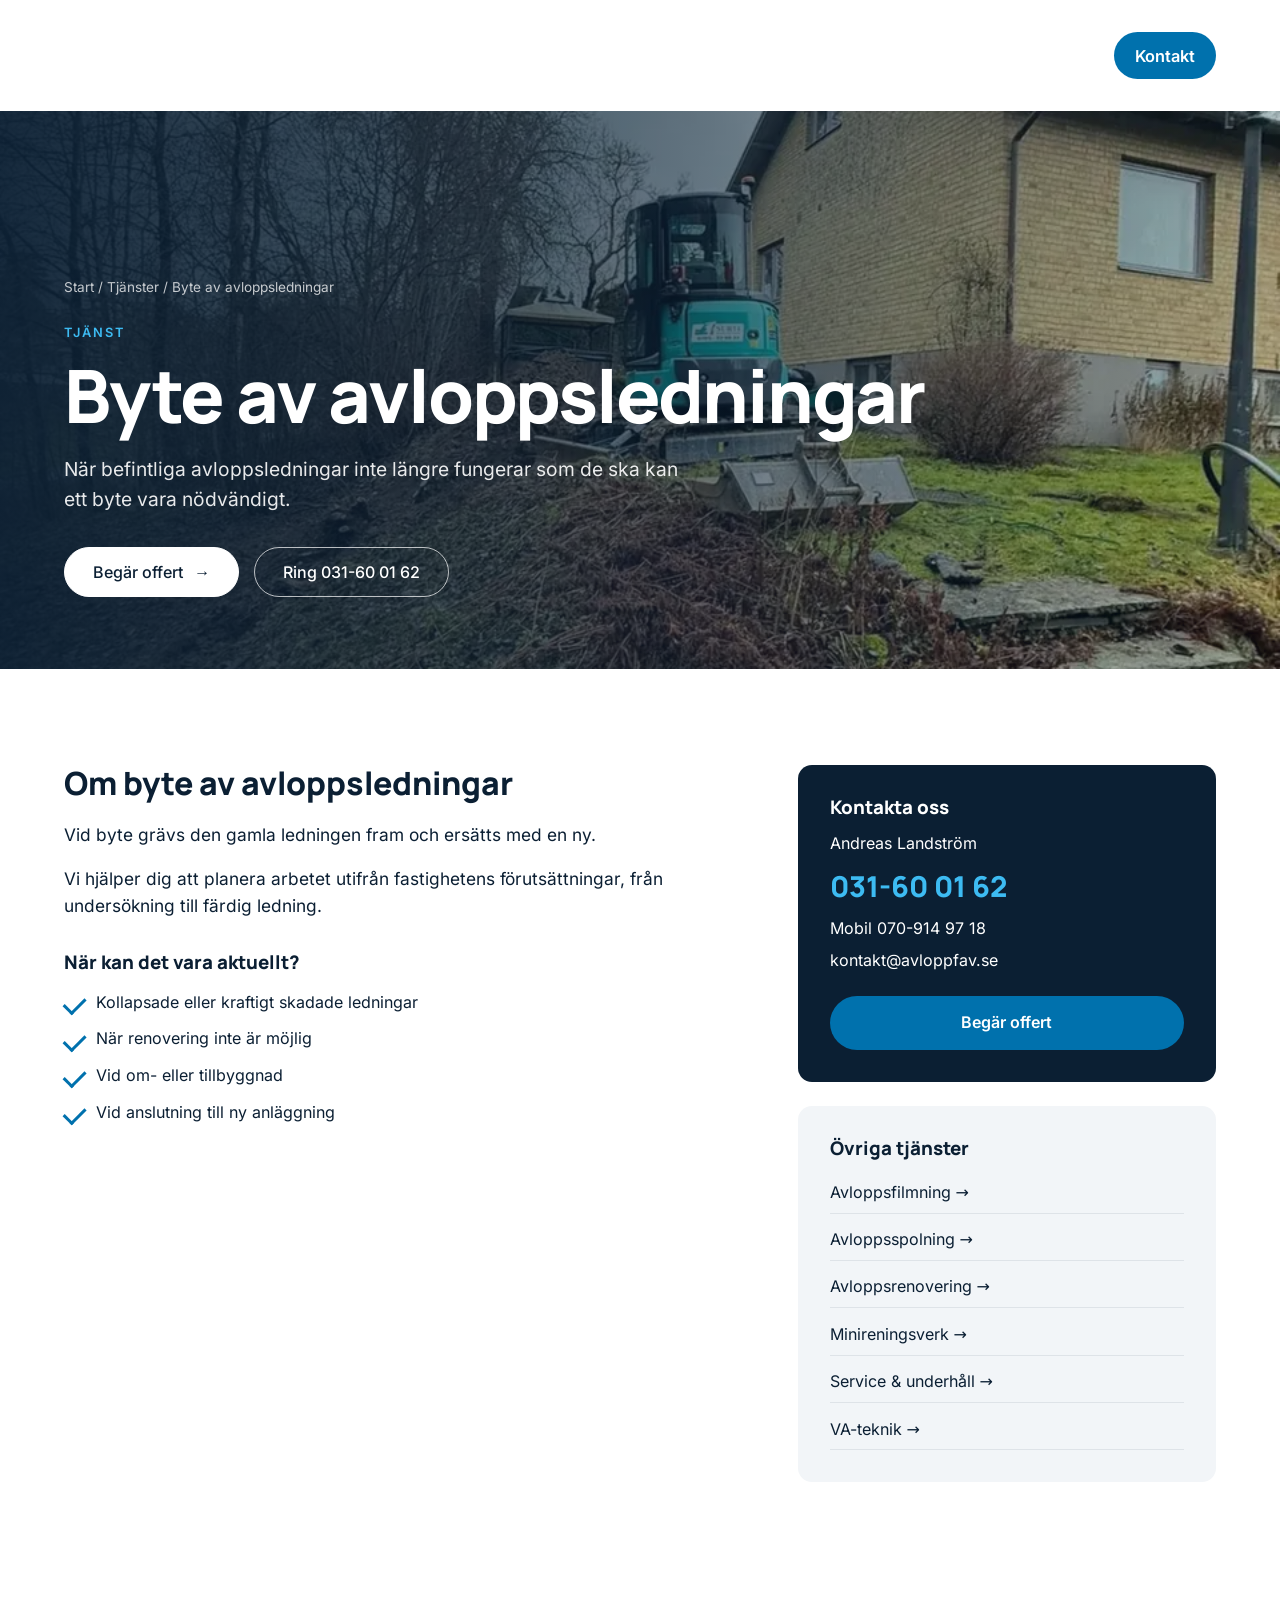
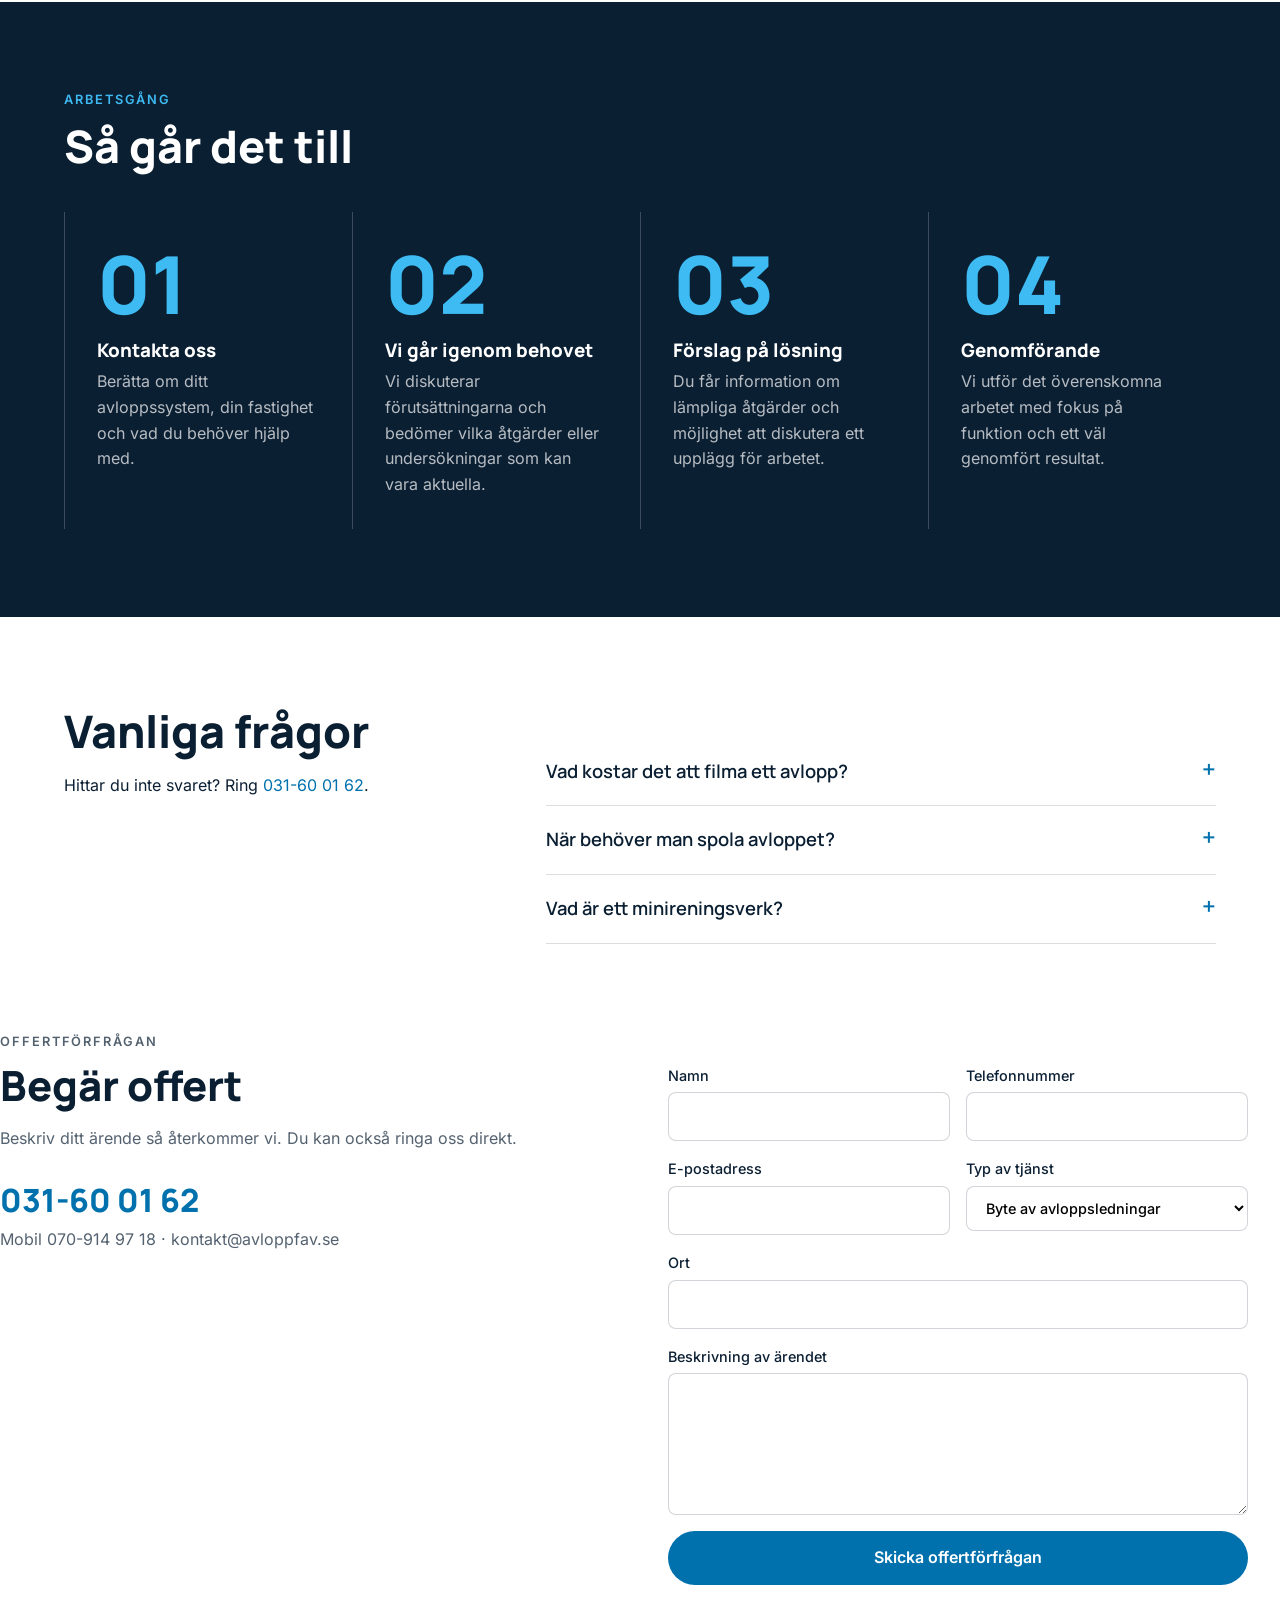
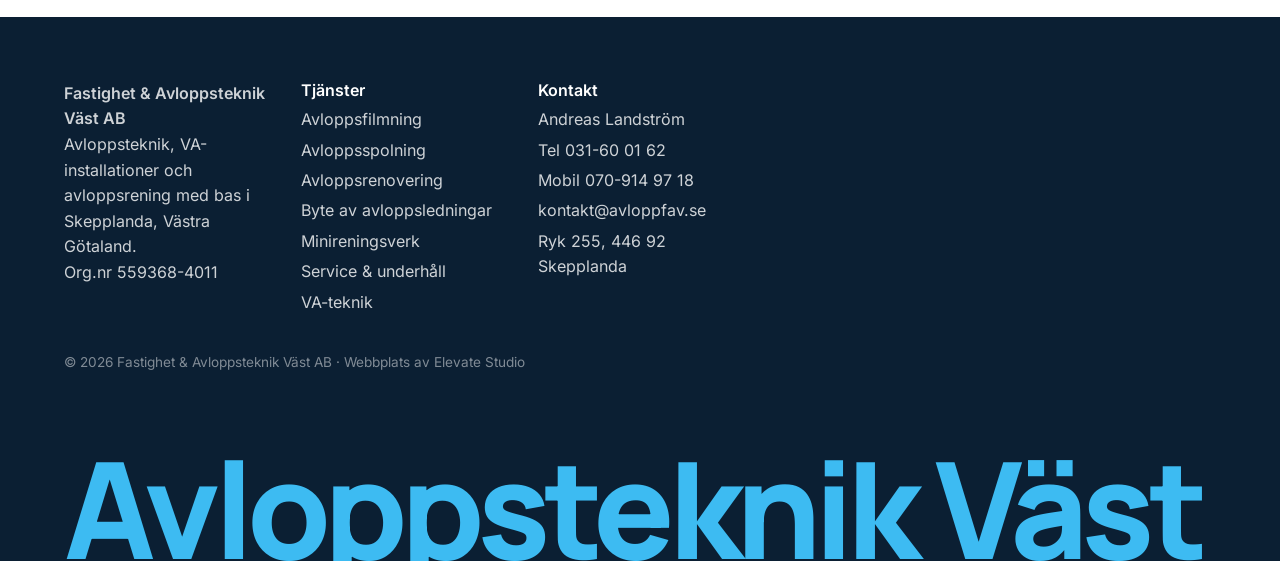
<file: tjanster/byte-av-avloppsledningar.html>
<!doctype html><html lang="sv"><head><meta charset="utf-8"><meta name="viewport" content="width=device-width, initial-scale=1">
<title>Byte av avloppsledningar – Fastighet & Avloppsteknik Väst AB</title><meta name="description" content="När befintliga avloppsledningar inte längre fungerar som de ska kan ett byte vara nödvändigt.">
<link rel="preload" as="font" type="font/woff2" href="../assets/fonts/inter.woff2" crossorigin><style id="css">@font-face{font-family:Inter;font-style:normal;font-weight:400 600;font-display:swap;src:url(../assets/fonts/inter.woff2) format('woff2')}@font-face{font-family:Manrope;font-style:normal;font-weight:600 800;font-display:swap;src:url(../assets/fonts/manrope.woff2) format('woff2')}:root{--ink:#0b1f33;--accent:#00a3e0;--bg:#fff;--soft:#f2f5f8;--radius:14px}*{box-sizing:border-box;margin:0}body{font-family:Inter,system-ui,sans-serif;color:var(--ink);background:var(--bg);line-height:1.6}h1,h2,h3,.logo{font-family:Manrope,sans-serif;font-weight:800;line-height:1.15}a{color:inherit;text-decoration:none}img{max-width:100%;display:block}.demo-banner{position:fixed;inset:auto 0 0 0;z-index:100;background:#ffd400;color:#000;text-align:center;font-weight:600;padding:.5rem 1rem;font-size:.9rem}.site-header{position:fixed;top:0;left:0;right:0;z-index:50;display:flex;align-items:center;justify-content:space-between;padding:1.1rem 5vw;color:#fff;transition:.3s}.site-header.solid{background:#fff;color:var(--ink);box-shadow:0 2px 20px #0001;padding:.7rem 5vw}.logo{display:flex;gap:.5rem;align-items:center;font-size:1.4rem}.nav{display:flex;gap:2rem;align-items:center;font-weight:500}.burger{display:none;background:none;border:0;color:inherit;font-size:1.6rem}.btn{display:inline-block;background:var(--accent);color:#fff;padding:.9rem 1.6rem;border-radius:999px;font-weight:600;transition:transform .2s}.btn:hover{transform:translateY(-2px)}.btn-sm{padding:.5rem 1.1rem}.btn-outline{background:none;border:2px solid var(--ink);color:var(--ink)}.hero{position:relative;height:100vh;min-height:560px;display:flex;align-items:flex-end;color:#fff;overflow:hidden}.hero-media{position:absolute;inset:0;width:100%;height:100%;object-fit:cover}.hero-overlay{position:absolute;inset:0;background:linear-gradient(0deg,#0b1f33cc,#0b1f3322 60%)}.hero-content{position:relative;padding:0 5vw 14vh;max-width:900px}.hero h1{font-size:clamp(2.4rem,6vw,4.8rem);margin:.5rem 0 2rem}.eyebrow{text-transform:uppercase;letter-spacing:.15em;font-size:.8rem;font-weight:600;color:var(--accent)}.section{padding:7rem 5vw}.section h2,.split h2{font-size:clamp(1.8rem,4vw,2.8rem);margin-bottom:2.5rem}.grid-3{display:grid;grid-template-columns:repeat(auto-fit,minmax(260px,1fr));gap:1.5rem}.card{background:var(--soft);padding:2rem;border-radius:var(--radius)}.card h3{margin-bottom:.6rem}.stats{display:grid;grid-template-columns:repeat(auto-fit,minmax(180px,1fr));gap:2rem;background:var(--ink);color:#fff;padding:5rem 5vw;text-align:center}.count{font-family:Manrope;font-weight:800;font-size:3rem;color:var(--accent)}.project{position:relative;border-radius:var(--radius);overflow:hidden;aspect-ratio:4/5}.project img{width:100%;height:100%;object-fit:cover;transition:transform .6s}.project:hover img{transform:scale(1.06)}.project div{position:absolute;inset:auto 0 0 0;padding:1.5rem;color:#fff;background:linear-gradient(0deg,#000a,#0000)}.project span{font-size:.8rem;text-transform:uppercase;letter-spacing:.1em}.split{display:grid;grid-template-columns:1fr 1fr;gap:4rem;align-items:center;padding:7rem 5vw;background:var(--soft)}.split p{margin-bottom:1.5rem}.split img{border-radius:var(--radius)}.news{list-style:none;padding:0}.news li{display:flex;gap:2rem;padding:1.4rem 0;border-bottom:1px solid #0002}.news time{color:#0008;min-width:110px}.news a:hover{color:var(--accent)}.footer{display:grid;grid-template-columns:repeat(auto-fit,minmax(200px,1fr));gap:2rem;background:var(--ink);color:#fffc;padding:4rem 5vw 6rem}.footer a{display:block;margin:.3rem 0}.footer h4{color:#fff;margin-bottom:.5rem}.fine{grid-column:1/-1;font-size:.85rem;opacity:.6}.reveal{opacity:0;transform:translateY(30px);transition:opacity .8s,transform .8s}.reveal.visible{opacity:1;transform:none}@media (max-width:800px){.nav{display:none;position:absolute;top:100%;left:0;right:0;flex-direction:column;background:#fff;color:var(--ink);padding:1.5rem}.nav.open{display:flex}.burger{display:block}.split{grid-template-columns:1fr}}.hero{align-items:center}.hero-overlay{background:linear-gradient(90deg,#0b1f33f0 0%,#0b1f33aa 45%,#0b1f3322 100%),linear-gradient(0deg,#0b1f33cc,#0000 40%)}.hero-content{padding:0 5vw;max-width:1200px}.hero-title{font-size:clamp(3.2rem,11vw,9.5rem);line-height:.92;letter-spacing:-.04em;margin:1rem 0 1.5rem;text-transform:uppercase}.hero-title span{display:block}.hero-title .accent{color:transparent;-webkit-text-stroke:2px #fff}.hero-lead{font-size:clamp(1.05rem,1.6vw,1.35rem);max-width:560px;opacity:.9;margin-bottom:2.2rem}.hero-cta{display:flex;gap:1rem;flex-wrap:wrap}.btn-lg{padding:1.1rem 2rem;font-size:1.05rem}.btn-ghost{background:#fff1;border:2px solid #fff8;backdrop-filter:blur(6px)}.hero-in{opacity:0;transform:translateY(40px);animation:heroIn .9s cubic-bezier(.2,.7,.2,1) forwards;animation-delay:var(--d)}@keyframes heroIn{to{opacity:1;transform:none}}.scroll-cue{position:absolute;bottom:5.5rem;left:50%;width:28px;height:46px;border:2px solid #fffa;border-radius:20px;transform:translateX(-50%)}.scroll-cue span{position:absolute;left:50%;top:8px;width:4px;height:8px;margin-left:-2px;background:#fff;border-radius:2px;animation:cue 1.6s infinite}@keyframes cue{to{transform:translateY(16px);opacity:0}}@media (prefers-reduced-motion:reduce){.hero-in{animation:none;opacity:1;transform:none}}.hero-title .accent{color:var(--accent);-webkit-text-stroke:0}.hero-title{text-transform:none;letter-spacing:-.035em;font-size:clamp(2.8rem,8vw,7rem)}.demo-banner{display:none}.logo img{width:36px;height:36px;object-fit:contain}.site-header:not(.solid) .logo img{filter:brightness(0) invert(1)}.intro{max-width:640px;margin:-1.5rem 0 2.5rem;color:#0b1f33b3}.section .eyebrow{margin-bottom:.6rem}.project{aspect-ratio:3/4}.project p{font-size:.92rem;opacity:.85;margin-top:.4rem}.project div{background:linear-gradient(0deg,#000c 30%,#0000)}.card.wide{margin-top:1.5rem}.split-rev{background:#fff}.split h2{margin-bottom:1.2rem}.why{background:var(--ink);color:#fff;padding:6rem 5vw}.why h2{font-size:clamp(1.8rem,4vw,2.8rem);margin:.6rem 0 3rem}.why-grid{display:grid;grid-template-columns:repeat(auto-fit,minmax(220px,1fr));gap:2.5rem}.why-grid div{border-top:2px solid var(--accent);padding-top:1.2rem}.why-grid p{opacity:.75;margin-top:.5rem}.steps{list-style:none;padding:0;display:grid;grid-template-columns:repeat(auto-fit,minmax(220px,1fr));gap:2rem}.steps span{font-family:Manrope;font-weight:800;font-size:2.6rem;color:var(--accent);display:block;line-height:1}.steps h3{margin:.8rem 0 .4rem}.faq{max-width:900px;padding-top:2rem}.faq details{border-bottom:1px solid #0002;padding:1.2rem 0}.faq summary{cursor:pointer;font-family:Manrope;font-weight:600;font-size:1.15rem;list-style:none;display:flex;justify-content:space-between}.faq summary::after{content:"+";font-size:1.5rem;line-height:1;color:var(--accent)}.faq details[open] summary::after{content:"–"}.faq details p{margin-top:.8rem;color:#0b1f33c0}.contact{display:grid;grid-template-columns:1fr 1.1fr;gap:4rem;padding:7rem 5vw;background:var(--soft)}.contact h2{font-size:clamp(1.8rem,4vw,2.6rem);margin:.6rem 0 1rem}.contact dl{display:grid;grid-template-columns:auto 1fr;gap:.5rem 1.5rem;margin-top:2rem}.contact dt{font-weight:600}.contact dd{margin:0}.contact dd a:hover{color:var(--accent)}.form{display:grid;grid-template-columns:1fr 1fr;gap:1rem;background:#fff;padding:2rem;border-radius:var(--radius)}.form label{display:flex;flex-direction:column;gap:.35rem;font-size:.9rem;font-weight:500}.form input,.form select,.form textarea{font:inherit;padding:.75rem .9rem;border:1px solid #0b1f3330;border-radius:8px;background:#fff}.form input:focus,.form select:focus,.form textarea:focus{outline:2px solid var(--accent);border-color:transparent}.form .full{grid-column:1/-1}.form button{border:0;cursor:pointer;font:inherit;font-weight:600}.footer{padding-bottom:4rem}@media (max-width:800px){.contact{grid-template-columns:1fr}.form{grid-template-columns:1fr}}.sec{padding:5.5rem 5vw}.sec h2{font-size:clamp(1.8rem,4vw,2.8rem);margin-bottom:2.5rem}.sec.dark{background:var(--ink);color:#fff}.sec.soft{background:var(--soft)}.wB{display:grid;grid-template-columns:1fr 1fr;gap:3rem 5rem}.wB span{font-family:Manrope;font-weight:800;font-size:4rem;color:#0b1f3315;line-height:1;display:block}.wB h3{font-size:1.5rem;margin:-.6rem 0 .5rem}.wB,.wD,.wE,.sC,.sD,.sE,.hD .bar{grid-template-columns:1fr 1fr}.hE .coll{grid-template-columns:1fr}.hE img{height:220px}.oE .imgs{height:360px}.oE .imgs img{height:260px}}.mB{min-height:75vh;background:linear-gradient(90deg,#0b1f33f5,#0b1f3360),var(--img) center/cover;color:#fff;display:flex;align-items:center;padding:4rem 5vw}.mB div{max-width:620px}.mB h2{font-size:clamp(2rem,4.5vw,3.4rem);margin:.6rem 0 1rem}.mB p{margin-bottom:2rem;opacity:.9}.sD{list-style:none;padding:0;display:grid;grid-template-columns:repeat(4,1fr);gap:0}.sD li{padding:2rem;border-left:1px solid #fff3}.sD span{font-family:Manrope;font-weight:800;font-size:5rem;line-height:1;color:var(--accent)}.sD h3{margin:1rem 0 .5rem}.sD p{opacity:.7}.fB{display:grid;grid-template-columns:1fr 1.6fr;gap:4rem}.fB h2{margin-bottom:1rem}.ftE .giant{font-family:Manrope;font-weight:800;font-size:10.5vw;line-height:.8;letter-spacing:-.05em;margin-top:3rem;color:var(--accent);white-space:nowrap}.sec .eyebrow{margin-bottom:.6rem}.wB a,.fB a{color:var(--accent)}.mB{background-size:cover;background-position:center}.ftAE{overflow:hidden;padding-bottom:0}.ftAE .giant{grid-column:1/-1;margin-top:1rem;font-size:10.5vw}.offert{display:grid;grid-template-columns:1fr 1.2fr;gap:4rem;padding:6rem 5vw;background:var(--soft)}.offert h2{font-size:clamp(1.8rem,4vw,2.6rem);margin:.6rem 0 1rem}.offert .big{display:block;font-family:Manrope;font-weight:800;font-size:2rem;color:var(--accent);margin-top:1.5rem}@media (max-width:900px){.wB,.sD{grid-template-columns:1fr 1fr}.fB,.offert{grid-template-columns:1fr}}.ftAE .giant{font-family:Manrope;font-weight:800;font-size:10.5vw;line-height:.8;letter-spacing:-.05em;color:var(--accent);white-space:nowrap;margin:3rem 0 0}.mB{min-height:75vh;color:#fff;display:flex;align-items:center;padding:5rem 5vw}.mB>div{max-width:640px}.mB h2{font-size:clamp(2rem,4.5vw,3.4rem);margin:.6rem 0 1rem}.mB p{margin-bottom:2rem;opacity:.92}.hero-cta{align-items:center;gap:2rem}.hbtn{display:inline-flex;align-items:center;gap:1.2rem;background:var(--accent);color:#fff;font-family:Manrope;font-weight:800;font-size:1.05rem;padding:1.15rem 1.6rem 1.15rem 1.8rem;border-radius:2px;transition:background .2s}.hbtn span{display:inline-block;transition:transform .2s}.hbtn:hover{background:#fff;color:var(--ink)}.hbtn:hover span{transform:translateX(5px)}.hlink{color:#fff;font-weight:500;border-bottom:1px solid #ffffff80;padding-bottom:2px}.hlink:hover{border-color:#fff}.hbtn{border-radius:999px;padding:.45rem .45rem .45rem 1.6rem;gap:1rem;font-size:1rem;box-shadow:0 8px 24px #00a3e040}.hbtn span{display:grid;place-items:center;width:2.6rem;height:2.6rem;border-radius:50%;background:#fff;color:var(--accent);font-size:1.1rem}.hbtn:hover{background:#fff;color:var(--ink);box-shadow:0 8px 24px #0003}.hbtn:hover span{background:var(--accent);color:#fff;transform:translateX(3px) rotate(-45deg)}.hlink{display:inline-flex;align-items:center;gap:.6rem;border:1px solid #ffffff40;background:#ffffff14;backdrop-filter:blur(10px);-webkit-backdrop-filter:blur(10px);border-radius:999px;padding:.95rem 1.4rem;transition:.2s}.hlink::before{content:"";width:8px;height:8px;border-radius:50%;background:#3ddc84;box-shadow:0 0 0 4px #3ddc8433}.hlink:hover{background:#ffffff26;border-color:#ffffff80}.site-header{justify-content:flex-start;gap:3rem;padding:.9rem 5vw}.site-header.solid{padding:.6rem 5vw}.logo img{width:auto;height:64px;object-fit:contain;transition:height .3s}.site-header.solid .logo img{height:52px}.nav{gap:1.6rem;font-size:1rem}.nav .btn-sm{margin-left:.4rem}@media (max-width:800px){.site-header{justify-content:space-between}.logo img{height:48px}}.hero-cta{gap:.9rem}.hbtn,.hlink{display:inline-flex;align-items:center;gap:.7rem;border-radius:999px;padding:1rem 1.75rem;font-family:Inter,sans-serif;font-weight:500;font-size:1rem;line-height:1;box-shadow:none;backdrop-filter:none;-webkit-backdrop-filter:none;transition:background .2s,color .2s,border-color .2s}.hbtn{background:#fff;color:var(--ink);border:1px solid #fff}.hbtn span{width:auto;height:auto;background:none;color:inherit;border-radius:0;font-size:1rem;transition:transform .2s}.hbtn:hover{background:var(--accent);border-color:var(--accent);color:#fff;box-shadow:none}.hbtn:hover span{background:none;color:inherit;transform:translateX(4px)}.hlink{background:transparent;color:#fff;border:1px solid #ffffffb3}.hlink::before{content:none}.hlink:hover{background:#fff;color:var(--ink);border-color:#fff}:root{--wrap:1280px;--pad-y:clamp(4.5rem,9vw,8rem);--h2:clamp(2rem,3.6vw,3rem);--gap:clamp(1.25rem,2.5vw,2rem);--line:#0b1f331f}.wrap{max-width:var(--wrap);margin:0 auto;padding:0 5vw;box-sizing:content-box}@media (min-width:1500px){.wrap{padding:0 2rem}}.blk{padding:var(--pad-y) 0;background:#fff;color:var(--ink)}.blk.soft{background:var(--soft)}.blk.dark{background:var(--ink);color:#fff}.blk.img{background-size:cover;background-position:center;color:#fff;padding:calc(var(--pad-y)*1.25) 0}.blk h2{font-size:var(--h2);letter-spacing:-.025em;line-height:1.1;margin:0}.blk .eyebrow{margin:0 0 .9rem}.blk-head{display:grid;grid-template-columns:1fr 1fr;gap:var(--gap) 4rem;align-items:end;margin-bottom:clamp(2.5rem,5vw,4rem)}.blk-head>p{color:#0b1f33b3;font-size:1.08rem;max-width:520px;justify-self:end}.blk-head:only-child,.blk-head:has(>div:only-child){grid-template-columns:1fr}.num{display:block;font-family:Manrope;font-weight:800;font-size:clamp(2.6rem,4vw,3.6rem);line-height:1;color:var(--accent);margin-bottom:1.2rem}.site-header{justify-content:space-between;gap:2rem;padding:1.1rem 5vw;min-height:96px}.site-header.solid{padding:.7rem 5vw;min-height:80px}.logo img{height:76px}.site-header.solid .logo img{height:60px}.nav{gap:1.1rem;font-size:1.02rem}.nav>a,.nav .dd>a{padding:.35rem .25rem}.nav .btn-sm{margin-left:.6rem;padding:.65rem 1.3rem}.scroll-cue{display:none!important}.hero-videos{position:absolute;inset:0}.hero-videos .hero-media{opacity:0;transition:opacity .9s ease}.hero-videos .hero-media.on{opacity:1}.hero-content.wrap{position:relative;width:100%;padding-top:6rem;padding-bottom:0;max-width:var(--wrap)}.hero-dots{position:absolute;right:5vw;bottom:4.5rem;display:flex;gap:.5rem;z-index:2}.hero-dots button{width:28px;height:4px;border:0;border-radius:2px;background:#ffffff59;cursor:pointer;padding:0;transition:.3s}.hero-dots button.on{background:#fff;width:48px}.svc-grid{display:grid;grid-template-columns:repeat(3,1fr);gap:var(--gap)}.svc-card{display:flex;flex-direction:column}.svc-card .ph{border-radius:var(--radius);overflow:hidden;aspect-ratio:4/3;margin-bottom:1.3rem;background:var(--soft)}.svc-card img{width:100%;height:100%;object-fit:cover;transition:transform .6s}.svc-card:hover img{transform:scale(1.05)}.svc-card h3{font-size:1.3rem;margin-bottom:.5rem}.svc-card p{color:#0b1f33b3;font-size:.98rem;flex:1}.more{display:inline-block;margin-top:1rem;font-weight:600;color:var(--accent)}.svc-card:hover h3{color:var(--accent)}.svc-wide{display:flex;justify-content:space-between;align-items:center;gap:2rem;margin-top:calc(var(--gap)*1.5);padding:2rem 0 0;border-top:1px solid var(--line)}.svc-wide h3{font-size:1.3rem;margin-bottom:.4rem}.svc-wide p{color:#0b1f33b3;max-width:720px}.svc-wide .more{margin:0;white-space:nowrap}.about{display:grid;grid-template-columns:1.05fr 1fr;gap:clamp(3rem,6vw,6rem);align-items:center}.about-media{position:relative;aspect-ratio:1/1}.about-media img{position:absolute;object-fit:cover;border-radius:var(--radius)}.about-media .a1{inset:0 18% 22% 0;width:82%;height:78%}.about-media .a2{right:0;bottom:0;width:52%;height:52%;border:8px solid var(--soft);box-sizing:border-box}.about-media .badge{position:absolute;left:6%;bottom:6%;background:var(--accent);color:#fff;padding:1.1rem 1.4rem;border-radius:10px;display:flex;flex-direction:column}.about-media .badge strong{font-family:Manrope;font-size:1.35rem}.about-media .badge span{font-size:.85rem;opacity:.9}.about-text h2{margin-bottom:1.5rem}.about-text .big{font-size:1.25rem;line-height:1.5;font-weight:500;margin-bottom:1rem}.about-text p{color:#0b1f33c7;margin-bottom:1rem}.about-facts{display:grid;grid-template-columns:repeat(3,1fr);gap:1rem;margin:2rem 0;padding:1.5rem 0;border-top:1px solid var(--line);border-bottom:1px solid var(--line)}.about-facts dt{font-size:.75rem;text-transform:uppercase;letter-spacing:.12em;color:#0b1f3380;margin-bottom:.3rem}.about-facts dd{margin:0;font-family:Manrope;font-weight:800;font-size:1.05rem}.btn-line{font-weight:600;color:var(--ink);border-bottom:2px solid var(--accent);padding-bottom:3px}.btn-line:hover{color:var(--accent)}.num-grid{list-style:none;padding:0;margin:0;display:grid;grid-template-columns:repeat(4,1fr);gap:var(--gap)}.num-grid>*{padding-top:1.6rem;border-top:1px solid var(--line)}.num-grid h3{font-size:1.2rem;margin-bottom:.5rem}.num-grid p{color:#0b1f33b3;font-size:.98rem}.blk.dark .num-grid>*{border-color:#ffffff26}.blk.dark .num-grid p{color:#ffffffb3}.img-text{max-width:620px}.img-text h2{margin-bottom:1.2rem}.img-text p{opacity:.9;margin-bottom:2rem;font-size:1.08rem}.blk .fB{display:grid;grid-template-columns:1fr 1.6fr;gap:clamp(2rem,6vw,6rem)}.blk .fB header p{margin-top:1rem;color:#0b1f33b3}.blk .fB header a{color:var(--accent)}.blk .faq{max-width:none;padding:0}.blk .faq details:first-child{border-top:1px solid var(--line)}.offert{display:grid;grid-template-columns:1fr 1.15fr;gap:clamp(2rem,6vw,6rem);padding:0;background:none}.offert h2{margin-bottom:1rem}.offert>div>p{color:#0b1f33b3}.kdl{display:grid;grid-template-columns:auto 1fr;gap:.6rem 1.5rem;margin-top:2rem}.kdl dt{font-weight:600}.kdl dd{margin:0}.kdl a:hover{color:var(--accent)}.blk .form{box-shadow:0 1px 0 var(--line)}@media (max-width:900px){.blk-head,.about,.blk .fB,.offert{grid-template-columns:1fr}.blk-head>p{justify-self:start}.svc-grid{grid-template-columns:1fr 1fr}.num-grid{grid-template-columns:1fr 1fr}.svc-wide{flex-direction:column;align-items:flex-start}.site-header{min-height:72px}.logo img{height:54px}}@media (max-width:560px){.svc-grid,.num-grid,.about-facts{grid-template-columns:1fr}}.ft-h{font-size:1rem;font-family:Inter,sans-serif;font-weight:600;color:#fff;margin:0 0 .5rem}.hero-still{z-index:0}.hero-videos video{z-index:1}.logo img{width:auto}:root{--accent:#0071ad}.hero,.blk.dark,.blk.img,.footer,.page-hero,.why,.side-card:not(.light),.sec.dark{--accent:#3dbbf2}.hero .eyebrow,.page-hero .eyebrow{color:var(--accent)}.hbtn:hover{background:#3dbbf2;border-color:#3dbbf2;color:#0b1f33}.hero-in{animation:none;opacity:1;transform:none}img{height:auto}.facts span,.about-facts dt{color:#4b5b6b}.split img{aspect-ratio:4/3;object-fit:cover;width:100%}.gallery img{height:auto}.btn:not(.btn-outline):not(.btn-ghost):not(.btn-outline-light){background:#0071ad;color:#fff}.btn:not(.btn-outline):not(.btn-ghost):not(.btn-outline-light):hover{background:#005a8c}.site-header.always{position:sticky}.dd{position:relative}.dd-menu{display:none;position:absolute;top:100%;left:-1rem;background:#fff;color:var(--ink);min-width:240px;padding:.6rem 0;border-radius:10px;box-shadow:0 12px 40px #0b1f3322}.dd-menu a{display:block;padding:.5rem 1.2rem}.dd-menu a:hover{background:var(--soft);color:var(--accent)}.dd:hover .dd-menu,.dd:focus-within .dd-menu{display:block}.page-hero{position:relative;min-height:62vh;display:flex;align-items:flex-end;color:#fff;background-size:cover;background-position:center}.page-hero-in{padding:8rem 5vw 4.5rem;max-width:1000px}.page-hero h1{font-size:clamp(2.4rem,6vw,4.6rem);letter-spacing:-.03em;margin:.6rem 0 1rem}.page-hero .lead{font-size:clamp(1.05rem,1.5vw,1.3rem);max-width:640px;opacity:.9;margin-bottom:2rem}.crumbs{font-size:.85rem;opacity:.75;margin-bottom:1.5rem}.crumbs a:hover{color:var(--accent)}.svc{display:grid;grid-template-columns:1.6fr 1fr;gap:4rem;padding:6rem 5vw}.svc-main h2{font-size:2rem;margin-bottom:1.2rem}.svc-main p{margin-bottom:1rem;font-size:1.08rem}.svc-main h3{margin:2rem 0 1rem}.checks{list-style:none;padding:0;display:grid;gap:.7rem}.checks li{padding-left:2rem;position:relative}.checks li::before{content:"";position:absolute;left:0;top:.45em;width:1.1rem;height:.6rem;border-left:3px solid var(--accent);border-bottom:3px solid var(--accent);transform:rotate(-45deg)}.checks.cols{grid-template-columns:repeat(auto-fit,minmax(260px,1fr))}.side-card{background:var(--ink);color:#fff;padding:2rem;border-radius:var(--radius);display:flex;flex-direction:column;gap:.4rem;margin-bottom:1.5rem}.side-card h3{margin-bottom:.4rem}.side-card .big{font-family:Manrope;font-weight:800;font-size:1.8rem;color:var(--accent)}.side-card .btn{margin-top:1rem;text-align:center}.side-card.light{background:var(--soft);color:var(--ink)}.side-card.light a{padding:.45rem 0;border-bottom:1px solid #0b1f3315}.side-card.light a:hover{color:var(--accent)}.cta-band{display:flex;justify-content:space-between;align-items:center;gap:2rem;flex-wrap:wrap;background:var(--accent);color:#fff;padding:4rem 5vw}.cta-band h2{font-size:clamp(1.6rem,3vw,2.4rem)}.cta-band .btn{background:#fff;color:var(--ink)}.btn-outline-light{background:none!important;color:#fff!important;border:2px solid #fff}.svc-list{display:grid;gap:2rem}.svc-row{display:grid;grid-template-columns:380px 1fr;gap:2.5rem;align-items:center;padding-bottom:2rem;border-bottom:1px solid #0b1f3318}.svc-row img{border-radius:var(--radius);aspect-ratio:4/3;object-fit:cover;width:100%}.svc-row span{color:var(--accent);font-family:Manrope;font-weight:800}.svc-row h2{font-size:1.8rem;margin:.3rem 0 .6rem}.svc-row em{font-style:normal;font-weight:600;color:var(--accent);display:inline-block;margin-top:.8rem}.svc-row:hover h2{color:var(--accent)}.facts{display:grid;grid-template-columns:repeat(auto-fit,minmax(200px,1fr));border-top:2px solid var(--ink)}.facts div{padding:1.5rem 1.5rem 1.5rem 0}.facts span{display:block;font-size:.8rem;text-transform:uppercase;letter-spacing:.12em;color:#4b5b6b}.facts strong{font-family:Manrope;font-size:1.5rem}.gallery{display:grid;grid-template-columns:repeat(4,1fr);gap:.5rem;padding:0 5vw 6rem}.gallery img{aspect-ratio:1;object-fit:cover;border-radius:8px}.map{width:100%;height:280px;border:0;border-radius:var(--radius);margin-top:2rem}@media (max-width:900px){.svc,.svc-row{grid-template-columns:1fr}.gallery{grid-template-columns:repeat(2,1fr)}.dd-menu{position:static;box-shadow:none;display:block;padding:0 0 0 1rem}}</style><link rel="preload" as="image" href="../assets/img/arbete-graevning-960.webp" fetchpriority="high"></head><body><header class="site-header solid always" id="header">
<a class="logo" href="../index.html"><img src="../assets/img/logo.webp" alt="Fastighet &amp; Avloppsteknik Väst AB" width="231" height="122"></a>
<nav class="nav" id="nav"><div class="dd"><a href="../tjanster.html">Tjänster ▾</a><div class="dd-menu"><a href="../tjanster/avloppsfilmning.html">Avloppsfilmning</a><a href="../tjanster/avloppsspolning.html">Avloppsspolning</a><a href="../tjanster/avloppsrenovering.html">Avloppsrenovering</a><a href="../tjanster/byte-av-avloppsledningar.html">Byte av avloppsledningar</a><a href="../tjanster/minireningsverk.html">Minireningsverk</a><a href="../tjanster/service-och-underhall.html">Service & underhåll</a><a href="../tjanster/va-teknik.html">VA-teknik</a></div></div>
<a href="../om-oss.html">Om oss</a><a href="../minireningsverk.html">Minireningsverk</a><a href="../vanliga-fragor.html">Frågor</a><a href="../kontakt.html" class="btn btn-sm">Kontakt</a></nav>
<button class="burger" id="burger" aria-label="Meny">☰</button></header><main id="main"><section class="page-hero" style="background-image:linear-gradient(90deg,#0b1f33f2,#0b1f3399 55%,#0b1f3340),url(../assets/img/arbete-graevning-960.webp)"><div class="page-hero-in">
<nav class="crumbs"><a href="../index.html">Start</a> / <a href="../tjanster.html">Tjänster</a> / Byte av avloppsledningar</nav><p class="eyebrow">Tjänst</p><h1>Byte av avloppsledningar</h1><p class="lead">När befintliga avloppsledningar inte längre fungerar som de ska kan ett byte vara nödvändigt.</p>
<div class="hero-cta"><a href="#offert" class="hbtn">Begär offert <span>→</span></a><a href="tel:+4631600162" class="hlink">Ring 031-60 01 62</a></div></div></section><section class="svc"><article class="svc-main reveal"><h2>Om byte av avloppsledningar</h2><p>Vid byte grävs den gamla ledningen fram och ersätts med en ny.</p><p>Vi hjälper dig att planera arbetet utifrån fastighetens förutsättningar, från undersökning till färdig ledning.</p>
<h3>När kan det vara aktuellt?</h3><ul class="checks"><li>Kollapsade eller kraftigt skadade ledningar</li><li>När renovering inte är möjlig</li><li>Vid om- eller tillbyggnad</li><li>Vid anslutning till ny anläggning</li></ul></article>
<aside class="svc-side reveal"><div class="side-card"><h3>Kontakta oss</h3><p>Andreas Landström</p><a class="big" href="tel:+4631600162">031-60 01 62</a><a href="tel:+46709149718">Mobil 070-914 97 18</a><a href="mailto:kontakt@avloppfav.se">kontakt@avloppfav.se</a><a href="../kontakt.html" class="btn full">Begär offert</a></div>
<div class="side-card light"><h3>Övriga tjänster</h3><a href="avloppsfilmning.html">Avloppsfilmning →</a><a href="avloppsspolning.html">Avloppsspolning →</a><a href="avloppsrenovering.html">Avloppsrenovering →</a><a href="minireningsverk.html">Minireningsverk →</a><a href="service-och-underhall.html">Service & underhåll →</a><a href="va-teknik.html">VA-teknik →</a></div></aside></section>
<section class="sec dark"><p class="eyebrow">Arbetsgång</p><h2>Så går det till</h2><ol class="sD"><li class="reveal"><span>01</span><h3>Kontakta oss</h3><p>Berätta om ditt avloppssystem, din fastighet och vad du behöver hjälp med.</p></li><li class="reveal"><span>02</span><h3>Vi går igenom behovet</h3><p>Vi diskuterar förutsättningarna och bedömer vilka åtgärder eller undersökningar som kan vara aktuella.</p></li><li class="reveal"><span>03</span><h3>Förslag på lösning</h3><p>Du får information om lämpliga åtgärder och möjlighet att diskutera ett upplägg för arbetet.</p></li><li class="reveal"><span>04</span><h3>Genomförande</h3><p>Vi utför det överenskomna arbetet med fokus på funktion och ett väl genomfört resultat.</p></li></ol></section>
<section class="sec"><div class="fB"><div><h2>Vanliga frågor</h2><p>Hittar du inte svaret? Ring <a href="tel:+4631600162">031-60 01 62</a>.</p></div><div class="faq"><details><summary>Vad kostar det att filma ett avlopp?</summary><p>Priset beror bland annat på ledningarnas omfattning och förutsättningarna på platsen. Kontakta oss för att beskriva ditt behov och få information om kostnaden.</p></details><details><summary>När behöver man spola avloppet?</summary><p>Avloppsspolning kan vara aktuellt vid återkommande stopp, långsam avrinning eller som en del av förebyggande underhåll.</p></details><details><summary>Vad är ett minireningsverk?</summary><p>Ett minireningsverk är en anläggning som renar avloppsvatten från exempelvis en fastighet som saknar kommunal avloppsanslutning.</p></details></div></div></section><section class="offert" id="offert"><div><p class="eyebrow">Offertförfrågan</p><h2>Begär offert</h2><p>Beskriv ditt ärende så återkommer vi. Du kan också ringa oss direkt.</p><a class="big" href="tel:+4631600162">031-60 01 62</a><p>Mobil 070-914 97 18 · <a href="mailto:kontakt@avloppfav.se">kontakt@avloppfav.se</a></p></div><form class="form" data-mailto="kontakt@avloppfav.se">
<label>Namn<input name="Namn" required></label><label>Telefonnummer<input name="Telefon" type="tel"></label>
<label>E-postadress<input name="E-post" type="email" required></label><label>Typ av tjänst<select name="Tjänst"><option value="">Välj tjänst</option><option>Avloppsfilmning</option><option>Avloppsspolning</option><option>Avloppsrenovering</option><option selected>Byte av avloppsledningar</option><option>Minireningsverk</option><option>Service & underhåll</option><option>VA-teknik</option><option>Övrigt</option></select></label>
<label class="full">Ort<input name="Ort"></label><label class="full">Beskrivning av ärendet<textarea name="Beskrivning" rows="5"></textarea></label>
<button class="btn full" type="submit">Skicka offertförfrågan</button></form></section></main><footer class="footer ftAE"><div><strong>Fastighet &amp; Avloppsteknik Väst AB</strong><p>Avloppsteknik, VA-installationer och avloppsrening med bas i Skepplanda, Västra Götaland.</p><p>Org.nr 559368-4011</p></div>
<div><h2 class="ft-h">Tjänster</h2><a href="../tjanster/avloppsfilmning.html">Avloppsfilmning</a><a href="../tjanster/avloppsspolning.html">Avloppsspolning</a><a href="../tjanster/avloppsrenovering.html">Avloppsrenovering</a><a href="../tjanster/byte-av-avloppsledningar.html">Byte av avloppsledningar</a><a href="../tjanster/minireningsverk.html">Minireningsverk</a><a href="../tjanster/service-och-underhall.html">Service & underhåll</a><a href="../tjanster/va-teknik.html">VA-teknik</a></div>
<div><h2 class="ft-h">Kontakt</h2><p>Andreas Landström</p><a href="tel:+4631600162">Tel 031-60 01 62</a><a href="tel:+46709149718">Mobil 070-914 97 18</a><a href="mailto:kontakt@avloppfav.se">kontakt@avloppfav.se</a><p>Ryk 255, 446 92 Skepplanda</p></div>
<p class="fine">© 2026 Fastighet &amp; Avloppsteknik Väst AB · Webbplats av Elevate Studio</p><div class="giant">Avloppsteknik Väst</div></footer>
<script src="../script.js"></script></body></html>
</file>
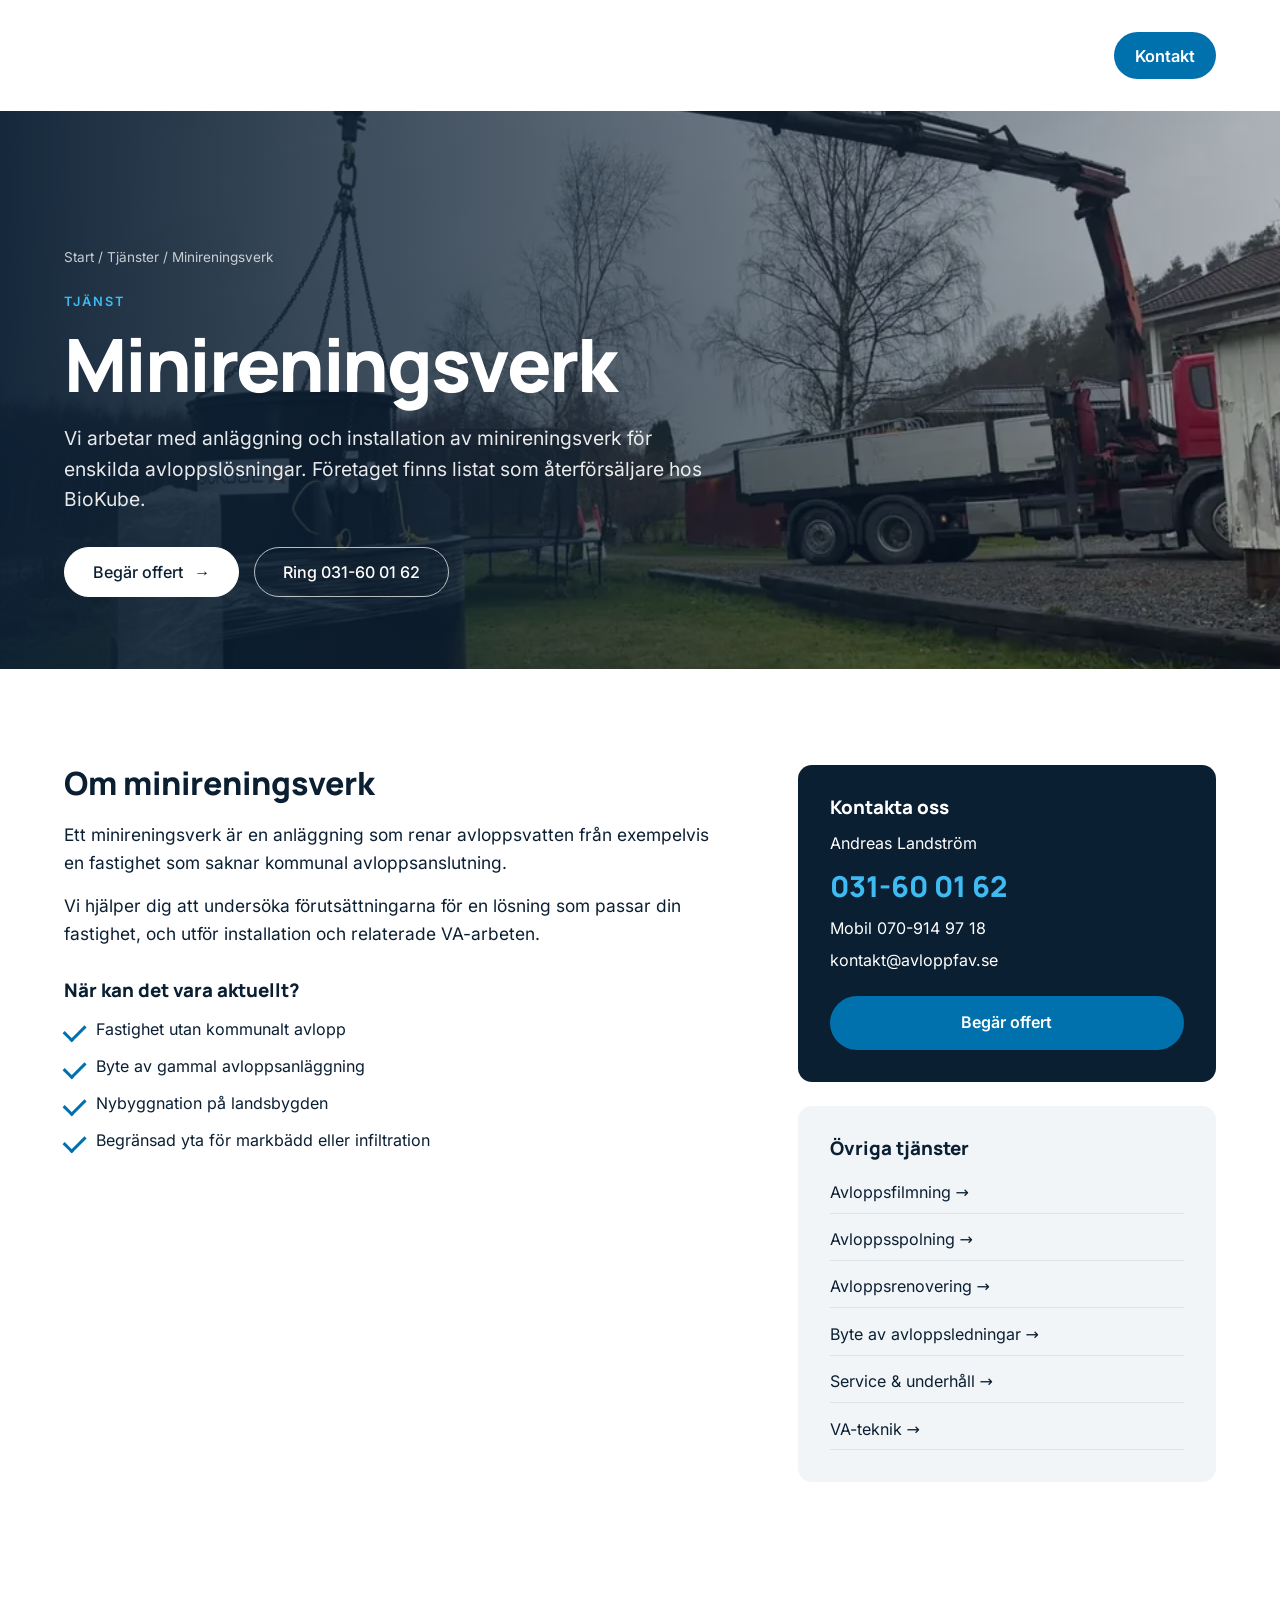
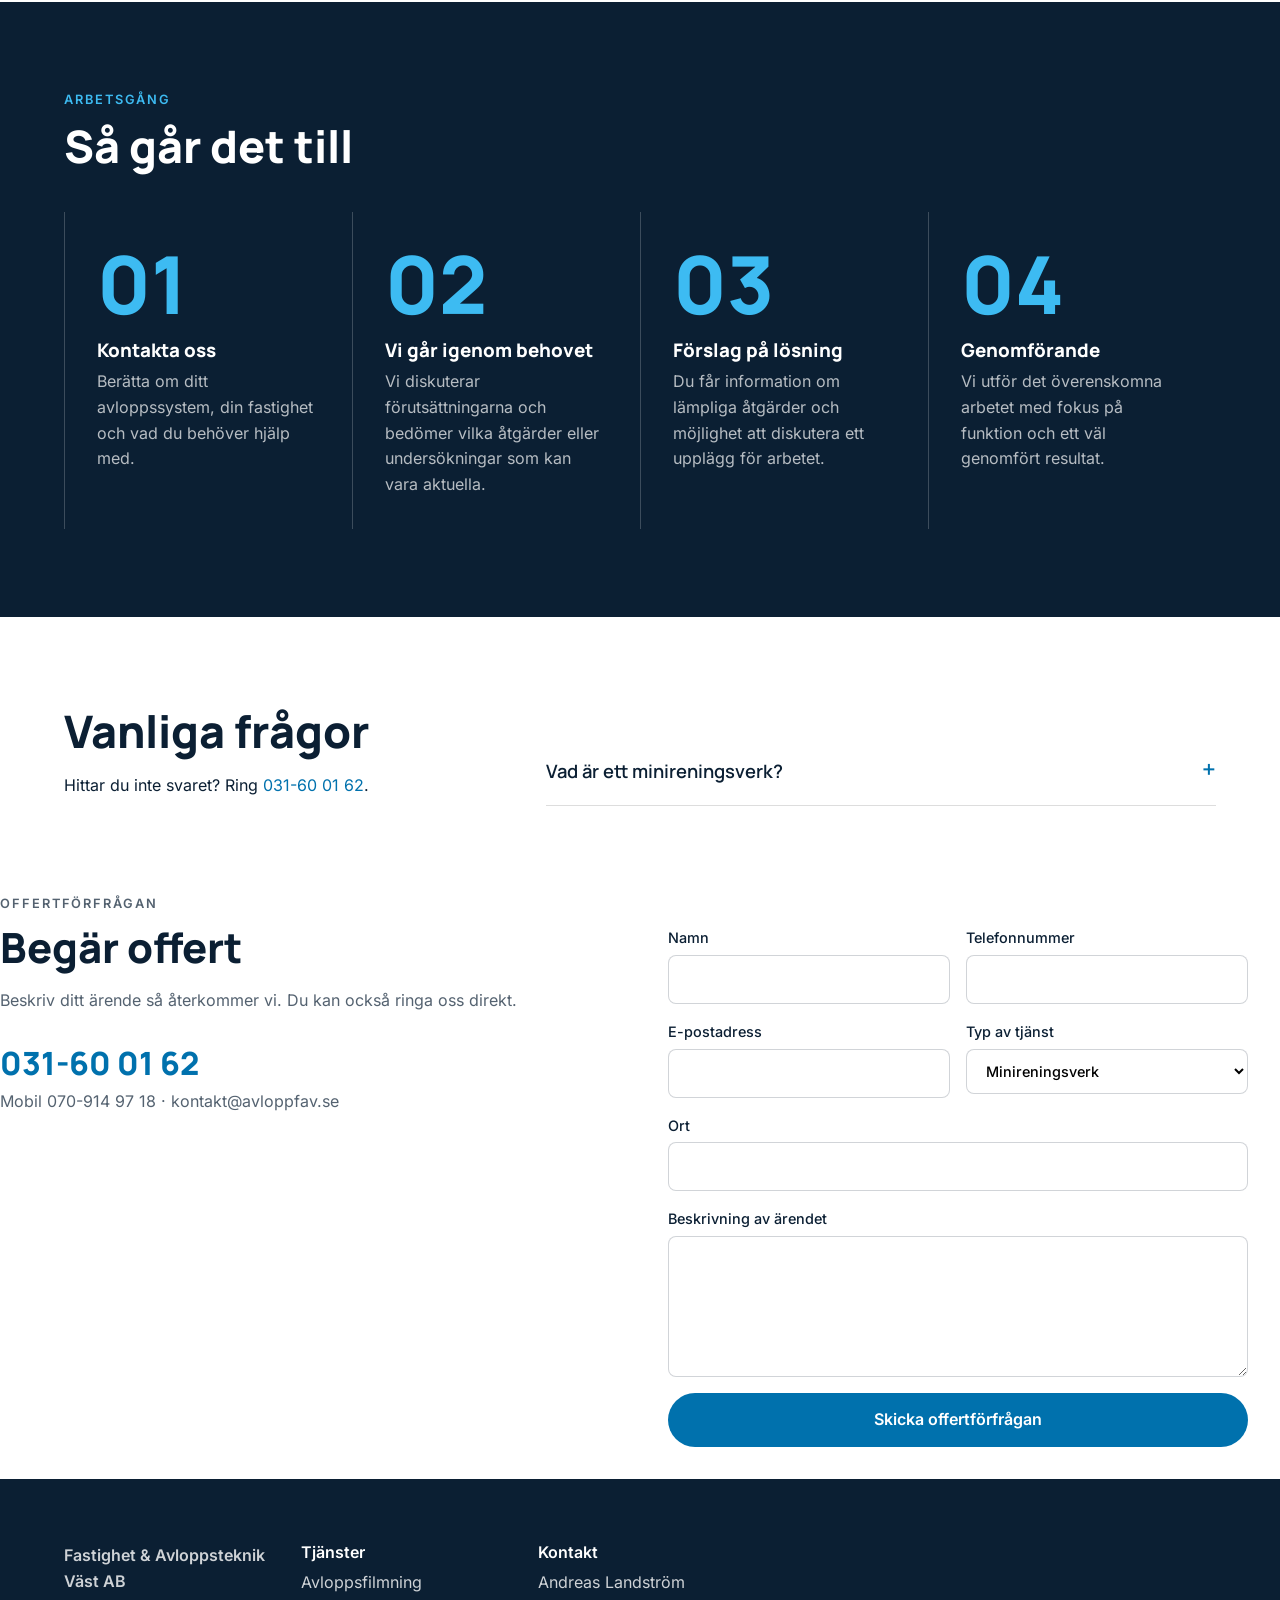
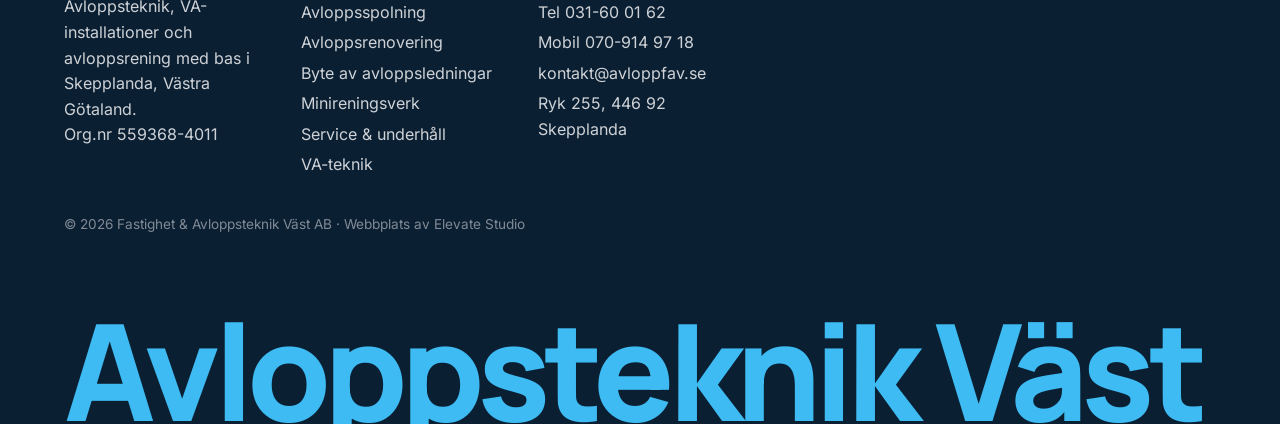
<file: tjanster/minireningsverk.html>
<!doctype html><html lang="sv"><head><meta charset="utf-8"><meta name="viewport" content="width=device-width, initial-scale=1">
<title>Minireningsverk – Fastighet & Avloppsteknik Väst AB</title><meta name="description" content="Vi arbetar med anläggning och installation av minireningsverk för enskilda avloppslösningar. Företaget finns listat som återförsäljare hos BioKube.">
<link rel="preload" as="font" type="font/woff2" href="../assets/fonts/inter.woff2" crossorigin><style id="css">@font-face{font-family:Inter;font-style:normal;font-weight:400 600;font-display:swap;src:url(../assets/fonts/inter.woff2) format('woff2')}@font-face{font-family:Manrope;font-style:normal;font-weight:600 800;font-display:swap;src:url(../assets/fonts/manrope.woff2) format('woff2')}:root{--ink:#0b1f33;--accent:#00a3e0;--bg:#fff;--soft:#f2f5f8;--radius:14px}*{box-sizing:border-box;margin:0}body{font-family:Inter,system-ui,sans-serif;color:var(--ink);background:var(--bg);line-height:1.6}h1,h2,h3,.logo{font-family:Manrope,sans-serif;font-weight:800;line-height:1.15}a{color:inherit;text-decoration:none}img{max-width:100%;display:block}.demo-banner{position:fixed;inset:auto 0 0 0;z-index:100;background:#ffd400;color:#000;text-align:center;font-weight:600;padding:.5rem 1rem;font-size:.9rem}.site-header{position:fixed;top:0;left:0;right:0;z-index:50;display:flex;align-items:center;justify-content:space-between;padding:1.1rem 5vw;color:#fff;transition:.3s}.site-header.solid{background:#fff;color:var(--ink);box-shadow:0 2px 20px #0001;padding:.7rem 5vw}.logo{display:flex;gap:.5rem;align-items:center;font-size:1.4rem}.nav{display:flex;gap:2rem;align-items:center;font-weight:500}.burger{display:none;background:none;border:0;color:inherit;font-size:1.6rem}.btn{display:inline-block;background:var(--accent);color:#fff;padding:.9rem 1.6rem;border-radius:999px;font-weight:600;transition:transform .2s}.btn:hover{transform:translateY(-2px)}.btn-sm{padding:.5rem 1.1rem}.btn-outline{background:none;border:2px solid var(--ink);color:var(--ink)}.hero{position:relative;height:100vh;min-height:560px;display:flex;align-items:flex-end;color:#fff;overflow:hidden}.hero-media{position:absolute;inset:0;width:100%;height:100%;object-fit:cover}.hero-overlay{position:absolute;inset:0;background:linear-gradient(0deg,#0b1f33cc,#0b1f3322 60%)}.hero-content{position:relative;padding:0 5vw 14vh;max-width:900px}.hero h1{font-size:clamp(2.4rem,6vw,4.8rem);margin:.5rem 0 2rem}.eyebrow{text-transform:uppercase;letter-spacing:.15em;font-size:.8rem;font-weight:600;color:var(--accent)}.section{padding:7rem 5vw}.section h2,.split h2{font-size:clamp(1.8rem,4vw,2.8rem);margin-bottom:2.5rem}.grid-3{display:grid;grid-template-columns:repeat(auto-fit,minmax(260px,1fr));gap:1.5rem}.card{background:var(--soft);padding:2rem;border-radius:var(--radius)}.card h3{margin-bottom:.6rem}.stats{display:grid;grid-template-columns:repeat(auto-fit,minmax(180px,1fr));gap:2rem;background:var(--ink);color:#fff;padding:5rem 5vw;text-align:center}.count{font-family:Manrope;font-weight:800;font-size:3rem;color:var(--accent)}.project{position:relative;border-radius:var(--radius);overflow:hidden;aspect-ratio:4/5}.project img{width:100%;height:100%;object-fit:cover;transition:transform .6s}.project:hover img{transform:scale(1.06)}.project div{position:absolute;inset:auto 0 0 0;padding:1.5rem;color:#fff;background:linear-gradient(0deg,#000a,#0000)}.project span{font-size:.8rem;text-transform:uppercase;letter-spacing:.1em}.split{display:grid;grid-template-columns:1fr 1fr;gap:4rem;align-items:center;padding:7rem 5vw;background:var(--soft)}.split p{margin-bottom:1.5rem}.split img{border-radius:var(--radius)}.news{list-style:none;padding:0}.news li{display:flex;gap:2rem;padding:1.4rem 0;border-bottom:1px solid #0002}.news time{color:#0008;min-width:110px}.news a:hover{color:var(--accent)}.footer{display:grid;grid-template-columns:repeat(auto-fit,minmax(200px,1fr));gap:2rem;background:var(--ink);color:#fffc;padding:4rem 5vw 6rem}.footer a{display:block;margin:.3rem 0}.footer h4{color:#fff;margin-bottom:.5rem}.fine{grid-column:1/-1;font-size:.85rem;opacity:.6}.reveal{opacity:0;transform:translateY(30px);transition:opacity .8s,transform .8s}.reveal.visible{opacity:1;transform:none}@media (max-width:800px){.nav{display:none;position:absolute;top:100%;left:0;right:0;flex-direction:column;background:#fff;color:var(--ink);padding:1.5rem}.nav.open{display:flex}.burger{display:block}.split{grid-template-columns:1fr}}.hero{align-items:center}.hero-overlay{background:linear-gradient(90deg,#0b1f33f0 0%,#0b1f33aa 45%,#0b1f3322 100%),linear-gradient(0deg,#0b1f33cc,#0000 40%)}.hero-content{padding:0 5vw;max-width:1200px}.hero-title{font-size:clamp(3.2rem,11vw,9.5rem);line-height:.92;letter-spacing:-.04em;margin:1rem 0 1.5rem;text-transform:uppercase}.hero-title span{display:block}.hero-title .accent{color:transparent;-webkit-text-stroke:2px #fff}.hero-lead{font-size:clamp(1.05rem,1.6vw,1.35rem);max-width:560px;opacity:.9;margin-bottom:2.2rem}.hero-cta{display:flex;gap:1rem;flex-wrap:wrap}.btn-lg{padding:1.1rem 2rem;font-size:1.05rem}.btn-ghost{background:#fff1;border:2px solid #fff8;backdrop-filter:blur(6px)}.hero-in{opacity:0;transform:translateY(40px);animation:heroIn .9s cubic-bezier(.2,.7,.2,1) forwards;animation-delay:var(--d)}@keyframes heroIn{to{opacity:1;transform:none}}.scroll-cue{position:absolute;bottom:5.5rem;left:50%;width:28px;height:46px;border:2px solid #fffa;border-radius:20px;transform:translateX(-50%)}.scroll-cue span{position:absolute;left:50%;top:8px;width:4px;height:8px;margin-left:-2px;background:#fff;border-radius:2px;animation:cue 1.6s infinite}@keyframes cue{to{transform:translateY(16px);opacity:0}}@media (prefers-reduced-motion:reduce){.hero-in{animation:none;opacity:1;transform:none}}.hero-title .accent{color:var(--accent);-webkit-text-stroke:0}.hero-title{text-transform:none;letter-spacing:-.035em;font-size:clamp(2.8rem,8vw,7rem)}.demo-banner{display:none}.logo img{width:36px;height:36px;object-fit:contain}.site-header:not(.solid) .logo img{filter:brightness(0) invert(1)}.intro{max-width:640px;margin:-1.5rem 0 2.5rem;color:#0b1f33b3}.section .eyebrow{margin-bottom:.6rem}.project{aspect-ratio:3/4}.project p{font-size:.92rem;opacity:.85;margin-top:.4rem}.project div{background:linear-gradient(0deg,#000c 30%,#0000)}.card.wide{margin-top:1.5rem}.split-rev{background:#fff}.split h2{margin-bottom:1.2rem}.why{background:var(--ink);color:#fff;padding:6rem 5vw}.why h2{font-size:clamp(1.8rem,4vw,2.8rem);margin:.6rem 0 3rem}.why-grid{display:grid;grid-template-columns:repeat(auto-fit,minmax(220px,1fr));gap:2.5rem}.why-grid div{border-top:2px solid var(--accent);padding-top:1.2rem}.why-grid p{opacity:.75;margin-top:.5rem}.steps{list-style:none;padding:0;display:grid;grid-template-columns:repeat(auto-fit,minmax(220px,1fr));gap:2rem}.steps span{font-family:Manrope;font-weight:800;font-size:2.6rem;color:var(--accent);display:block;line-height:1}.steps h3{margin:.8rem 0 .4rem}.faq{max-width:900px;padding-top:2rem}.faq details{border-bottom:1px solid #0002;padding:1.2rem 0}.faq summary{cursor:pointer;font-family:Manrope;font-weight:600;font-size:1.15rem;list-style:none;display:flex;justify-content:space-between}.faq summary::after{content:"+";font-size:1.5rem;line-height:1;color:var(--accent)}.faq details[open] summary::after{content:"–"}.faq details p{margin-top:.8rem;color:#0b1f33c0}.contact{display:grid;grid-template-columns:1fr 1.1fr;gap:4rem;padding:7rem 5vw;background:var(--soft)}.contact h2{font-size:clamp(1.8rem,4vw,2.6rem);margin:.6rem 0 1rem}.contact dl{display:grid;grid-template-columns:auto 1fr;gap:.5rem 1.5rem;margin-top:2rem}.contact dt{font-weight:600}.contact dd{margin:0}.contact dd a:hover{color:var(--accent)}.form{display:grid;grid-template-columns:1fr 1fr;gap:1rem;background:#fff;padding:2rem;border-radius:var(--radius)}.form label{display:flex;flex-direction:column;gap:.35rem;font-size:.9rem;font-weight:500}.form input,.form select,.form textarea{font:inherit;padding:.75rem .9rem;border:1px solid #0b1f3330;border-radius:8px;background:#fff}.form input:focus,.form select:focus,.form textarea:focus{outline:2px solid var(--accent);border-color:transparent}.form .full{grid-column:1/-1}.form button{border:0;cursor:pointer;font:inherit;font-weight:600}.footer{padding-bottom:4rem}@media (max-width:800px){.contact{grid-template-columns:1fr}.form{grid-template-columns:1fr}}.sec{padding:5.5rem 5vw}.sec h2{font-size:clamp(1.8rem,4vw,2.8rem);margin-bottom:2.5rem}.sec.dark{background:var(--ink);color:#fff}.sec.soft{background:var(--soft)}.wB{display:grid;grid-template-columns:1fr 1fr;gap:3rem 5rem}.wB span{font-family:Manrope;font-weight:800;font-size:4rem;color:#0b1f3315;line-height:1;display:block}.wB h3{font-size:1.5rem;margin:-.6rem 0 .5rem}.wB,.wD,.wE,.sC,.sD,.sE,.hD .bar{grid-template-columns:1fr 1fr}.hE .coll{grid-template-columns:1fr}.hE img{height:220px}.oE .imgs{height:360px}.oE .imgs img{height:260px}}.mB{min-height:75vh;background:linear-gradient(90deg,#0b1f33f5,#0b1f3360),var(--img) center/cover;color:#fff;display:flex;align-items:center;padding:4rem 5vw}.mB div{max-width:620px}.mB h2{font-size:clamp(2rem,4.5vw,3.4rem);margin:.6rem 0 1rem}.mB p{margin-bottom:2rem;opacity:.9}.sD{list-style:none;padding:0;display:grid;grid-template-columns:repeat(4,1fr);gap:0}.sD li{padding:2rem;border-left:1px solid #fff3}.sD span{font-family:Manrope;font-weight:800;font-size:5rem;line-height:1;color:var(--accent)}.sD h3{margin:1rem 0 .5rem}.sD p{opacity:.7}.fB{display:grid;grid-template-columns:1fr 1.6fr;gap:4rem}.fB h2{margin-bottom:1rem}.ftE .giant{font-family:Manrope;font-weight:800;font-size:10.5vw;line-height:.8;letter-spacing:-.05em;margin-top:3rem;color:var(--accent);white-space:nowrap}.sec .eyebrow{margin-bottom:.6rem}.wB a,.fB a{color:var(--accent)}.mB{background-size:cover;background-position:center}.ftAE{overflow:hidden;padding-bottom:0}.ftAE .giant{grid-column:1/-1;margin-top:1rem;font-size:10.5vw}.offert{display:grid;grid-template-columns:1fr 1.2fr;gap:4rem;padding:6rem 5vw;background:var(--soft)}.offert h2{font-size:clamp(1.8rem,4vw,2.6rem);margin:.6rem 0 1rem}.offert .big{display:block;font-family:Manrope;font-weight:800;font-size:2rem;color:var(--accent);margin-top:1.5rem}@media (max-width:900px){.wB,.sD{grid-template-columns:1fr 1fr}.fB,.offert{grid-template-columns:1fr}}.ftAE .giant{font-family:Manrope;font-weight:800;font-size:10.5vw;line-height:.8;letter-spacing:-.05em;color:var(--accent);white-space:nowrap;margin:3rem 0 0}.mB{min-height:75vh;color:#fff;display:flex;align-items:center;padding:5rem 5vw}.mB>div{max-width:640px}.mB h2{font-size:clamp(2rem,4.5vw,3.4rem);margin:.6rem 0 1rem}.mB p{margin-bottom:2rem;opacity:.92}.hero-cta{align-items:center;gap:2rem}.hbtn{display:inline-flex;align-items:center;gap:1.2rem;background:var(--accent);color:#fff;font-family:Manrope;font-weight:800;font-size:1.05rem;padding:1.15rem 1.6rem 1.15rem 1.8rem;border-radius:2px;transition:background .2s}.hbtn span{display:inline-block;transition:transform .2s}.hbtn:hover{background:#fff;color:var(--ink)}.hbtn:hover span{transform:translateX(5px)}.hlink{color:#fff;font-weight:500;border-bottom:1px solid #ffffff80;padding-bottom:2px}.hlink:hover{border-color:#fff}.hbtn{border-radius:999px;padding:.45rem .45rem .45rem 1.6rem;gap:1rem;font-size:1rem;box-shadow:0 8px 24px #00a3e040}.hbtn span{display:grid;place-items:center;width:2.6rem;height:2.6rem;border-radius:50%;background:#fff;color:var(--accent);font-size:1.1rem}.hbtn:hover{background:#fff;color:var(--ink);box-shadow:0 8px 24px #0003}.hbtn:hover span{background:var(--accent);color:#fff;transform:translateX(3px) rotate(-45deg)}.hlink{display:inline-flex;align-items:center;gap:.6rem;border:1px solid #ffffff40;background:#ffffff14;backdrop-filter:blur(10px);-webkit-backdrop-filter:blur(10px);border-radius:999px;padding:.95rem 1.4rem;transition:.2s}.hlink::before{content:"";width:8px;height:8px;border-radius:50%;background:#3ddc84;box-shadow:0 0 0 4px #3ddc8433}.hlink:hover{background:#ffffff26;border-color:#ffffff80}.site-header{justify-content:flex-start;gap:3rem;padding:.9rem 5vw}.site-header.solid{padding:.6rem 5vw}.logo img{width:auto;height:64px;object-fit:contain;transition:height .3s}.site-header.solid .logo img{height:52px}.nav{gap:1.6rem;font-size:1rem}.nav .btn-sm{margin-left:.4rem}@media (max-width:800px){.site-header{justify-content:space-between}.logo img{height:48px}}.hero-cta{gap:.9rem}.hbtn,.hlink{display:inline-flex;align-items:center;gap:.7rem;border-radius:999px;padding:1rem 1.75rem;font-family:Inter,sans-serif;font-weight:500;font-size:1rem;line-height:1;box-shadow:none;backdrop-filter:none;-webkit-backdrop-filter:none;transition:background .2s,color .2s,border-color .2s}.hbtn{background:#fff;color:var(--ink);border:1px solid #fff}.hbtn span{width:auto;height:auto;background:none;color:inherit;border-radius:0;font-size:1rem;transition:transform .2s}.hbtn:hover{background:var(--accent);border-color:var(--accent);color:#fff;box-shadow:none}.hbtn:hover span{background:none;color:inherit;transform:translateX(4px)}.hlink{background:transparent;color:#fff;border:1px solid #ffffffb3}.hlink::before{content:none}.hlink:hover{background:#fff;color:var(--ink);border-color:#fff}:root{--wrap:1280px;--pad-y:clamp(4.5rem,9vw,8rem);--h2:clamp(2rem,3.6vw,3rem);--gap:clamp(1.25rem,2.5vw,2rem);--line:#0b1f331f}.wrap{max-width:var(--wrap);margin:0 auto;padding:0 5vw;box-sizing:content-box}@media (min-width:1500px){.wrap{padding:0 2rem}}.blk{padding:var(--pad-y) 0;background:#fff;color:var(--ink)}.blk.soft{background:var(--soft)}.blk.dark{background:var(--ink);color:#fff}.blk.img{background-size:cover;background-position:center;color:#fff;padding:calc(var(--pad-y)*1.25) 0}.blk h2{font-size:var(--h2);letter-spacing:-.025em;line-height:1.1;margin:0}.blk .eyebrow{margin:0 0 .9rem}.blk-head{display:grid;grid-template-columns:1fr 1fr;gap:var(--gap) 4rem;align-items:end;margin-bottom:clamp(2.5rem,5vw,4rem)}.blk-head>p{color:#0b1f33b3;font-size:1.08rem;max-width:520px;justify-self:end}.blk-head:only-child,.blk-head:has(>div:only-child){grid-template-columns:1fr}.num{display:block;font-family:Manrope;font-weight:800;font-size:clamp(2.6rem,4vw,3.6rem);line-height:1;color:var(--accent);margin-bottom:1.2rem}.site-header{justify-content:space-between;gap:2rem;padding:1.1rem 5vw;min-height:96px}.site-header.solid{padding:.7rem 5vw;min-height:80px}.logo img{height:76px}.site-header.solid .logo img{height:60px}.nav{gap:1.1rem;font-size:1.02rem}.nav>a,.nav .dd>a{padding:.35rem .25rem}.nav .btn-sm{margin-left:.6rem;padding:.65rem 1.3rem}.scroll-cue{display:none!important}.hero-videos{position:absolute;inset:0}.hero-videos .hero-media{opacity:0;transition:opacity .9s ease}.hero-videos .hero-media.on{opacity:1}.hero-content.wrap{position:relative;width:100%;padding-top:6rem;padding-bottom:0;max-width:var(--wrap)}.hero-dots{position:absolute;right:5vw;bottom:4.5rem;display:flex;gap:.5rem;z-index:2}.hero-dots button{width:28px;height:4px;border:0;border-radius:2px;background:#ffffff59;cursor:pointer;padding:0;transition:.3s}.hero-dots button.on{background:#fff;width:48px}.svc-grid{display:grid;grid-template-columns:repeat(3,1fr);gap:var(--gap)}.svc-card{display:flex;flex-direction:column}.svc-card .ph{border-radius:var(--radius);overflow:hidden;aspect-ratio:4/3;margin-bottom:1.3rem;background:var(--soft)}.svc-card img{width:100%;height:100%;object-fit:cover;transition:transform .6s}.svc-card:hover img{transform:scale(1.05)}.svc-card h3{font-size:1.3rem;margin-bottom:.5rem}.svc-card p{color:#0b1f33b3;font-size:.98rem;flex:1}.more{display:inline-block;margin-top:1rem;font-weight:600;color:var(--accent)}.svc-card:hover h3{color:var(--accent)}.svc-wide{display:flex;justify-content:space-between;align-items:center;gap:2rem;margin-top:calc(var(--gap)*1.5);padding:2rem 0 0;border-top:1px solid var(--line)}.svc-wide h3{font-size:1.3rem;margin-bottom:.4rem}.svc-wide p{color:#0b1f33b3;max-width:720px}.svc-wide .more{margin:0;white-space:nowrap}.about{display:grid;grid-template-columns:1.05fr 1fr;gap:clamp(3rem,6vw,6rem);align-items:center}.about-media{position:relative;aspect-ratio:1/1}.about-media img{position:absolute;object-fit:cover;border-radius:var(--radius)}.about-media .a1{inset:0 18% 22% 0;width:82%;height:78%}.about-media .a2{right:0;bottom:0;width:52%;height:52%;border:8px solid var(--soft);box-sizing:border-box}.about-media .badge{position:absolute;left:6%;bottom:6%;background:var(--accent);color:#fff;padding:1.1rem 1.4rem;border-radius:10px;display:flex;flex-direction:column}.about-media .badge strong{font-family:Manrope;font-size:1.35rem}.about-media .badge span{font-size:.85rem;opacity:.9}.about-text h2{margin-bottom:1.5rem}.about-text .big{font-size:1.25rem;line-height:1.5;font-weight:500;margin-bottom:1rem}.about-text p{color:#0b1f33c7;margin-bottom:1rem}.about-facts{display:grid;grid-template-columns:repeat(3,1fr);gap:1rem;margin:2rem 0;padding:1.5rem 0;border-top:1px solid var(--line);border-bottom:1px solid var(--line)}.about-facts dt{font-size:.75rem;text-transform:uppercase;letter-spacing:.12em;color:#0b1f3380;margin-bottom:.3rem}.about-facts dd{margin:0;font-family:Manrope;font-weight:800;font-size:1.05rem}.btn-line{font-weight:600;color:var(--ink);border-bottom:2px solid var(--accent);padding-bottom:3px}.btn-line:hover{color:var(--accent)}.num-grid{list-style:none;padding:0;margin:0;display:grid;grid-template-columns:repeat(4,1fr);gap:var(--gap)}.num-grid>*{padding-top:1.6rem;border-top:1px solid var(--line)}.num-grid h3{font-size:1.2rem;margin-bottom:.5rem}.num-grid p{color:#0b1f33b3;font-size:.98rem}.blk.dark .num-grid>*{border-color:#ffffff26}.blk.dark .num-grid p{color:#ffffffb3}.img-text{max-width:620px}.img-text h2{margin-bottom:1.2rem}.img-text p{opacity:.9;margin-bottom:2rem;font-size:1.08rem}.blk .fB{display:grid;grid-template-columns:1fr 1.6fr;gap:clamp(2rem,6vw,6rem)}.blk .fB header p{margin-top:1rem;color:#0b1f33b3}.blk .fB header a{color:var(--accent)}.blk .faq{max-width:none;padding:0}.blk .faq details:first-child{border-top:1px solid var(--line)}.offert{display:grid;grid-template-columns:1fr 1.15fr;gap:clamp(2rem,6vw,6rem);padding:0;background:none}.offert h2{margin-bottom:1rem}.offert>div>p{color:#0b1f33b3}.kdl{display:grid;grid-template-columns:auto 1fr;gap:.6rem 1.5rem;margin-top:2rem}.kdl dt{font-weight:600}.kdl dd{margin:0}.kdl a:hover{color:var(--accent)}.blk .form{box-shadow:0 1px 0 var(--line)}@media (max-width:900px){.blk-head,.about,.blk .fB,.offert{grid-template-columns:1fr}.blk-head>p{justify-self:start}.svc-grid{grid-template-columns:1fr 1fr}.num-grid{grid-template-columns:1fr 1fr}.svc-wide{flex-direction:column;align-items:flex-start}.site-header{min-height:72px}.logo img{height:54px}}@media (max-width:560px){.svc-grid,.num-grid,.about-facts{grid-template-columns:1fr}}.ft-h{font-size:1rem;font-family:Inter,sans-serif;font-weight:600;color:#fff;margin:0 0 .5rem}.hero-still{z-index:0}.hero-videos video{z-index:1}.logo img{width:auto}:root{--accent:#0071ad}.hero,.blk.dark,.blk.img,.footer,.page-hero,.why,.side-card:not(.light),.sec.dark{--accent:#3dbbf2}.hero .eyebrow,.page-hero .eyebrow{color:var(--accent)}.hbtn:hover{background:#3dbbf2;border-color:#3dbbf2;color:#0b1f33}.hero-in{animation:none;opacity:1;transform:none}img{height:auto}.facts span,.about-facts dt{color:#4b5b6b}.split img{aspect-ratio:4/3;object-fit:cover;width:100%}.gallery img{height:auto}.btn:not(.btn-outline):not(.btn-ghost):not(.btn-outline-light){background:#0071ad;color:#fff}.btn:not(.btn-outline):not(.btn-ghost):not(.btn-outline-light):hover{background:#005a8c}.site-header.always{position:sticky}.dd{position:relative}.dd-menu{display:none;position:absolute;top:100%;left:-1rem;background:#fff;color:var(--ink);min-width:240px;padding:.6rem 0;border-radius:10px;box-shadow:0 12px 40px #0b1f3322}.dd-menu a{display:block;padding:.5rem 1.2rem}.dd-menu a:hover{background:var(--soft);color:var(--accent)}.dd:hover .dd-menu,.dd:focus-within .dd-menu{display:block}.page-hero{position:relative;min-height:62vh;display:flex;align-items:flex-end;color:#fff;background-size:cover;background-position:center}.page-hero-in{padding:8rem 5vw 4.5rem;max-width:1000px}.page-hero h1{font-size:clamp(2.4rem,6vw,4.6rem);letter-spacing:-.03em;margin:.6rem 0 1rem}.page-hero .lead{font-size:clamp(1.05rem,1.5vw,1.3rem);max-width:640px;opacity:.9;margin-bottom:2rem}.crumbs{font-size:.85rem;opacity:.75;margin-bottom:1.5rem}.crumbs a:hover{color:var(--accent)}.svc{display:grid;grid-template-columns:1.6fr 1fr;gap:4rem;padding:6rem 5vw}.svc-main h2{font-size:2rem;margin-bottom:1.2rem}.svc-main p{margin-bottom:1rem;font-size:1.08rem}.svc-main h3{margin:2rem 0 1rem}.checks{list-style:none;padding:0;display:grid;gap:.7rem}.checks li{padding-left:2rem;position:relative}.checks li::before{content:"";position:absolute;left:0;top:.45em;width:1.1rem;height:.6rem;border-left:3px solid var(--accent);border-bottom:3px solid var(--accent);transform:rotate(-45deg)}.checks.cols{grid-template-columns:repeat(auto-fit,minmax(260px,1fr))}.side-card{background:var(--ink);color:#fff;padding:2rem;border-radius:var(--radius);display:flex;flex-direction:column;gap:.4rem;margin-bottom:1.5rem}.side-card h3{margin-bottom:.4rem}.side-card .big{font-family:Manrope;font-weight:800;font-size:1.8rem;color:var(--accent)}.side-card .btn{margin-top:1rem;text-align:center}.side-card.light{background:var(--soft);color:var(--ink)}.side-card.light a{padding:.45rem 0;border-bottom:1px solid #0b1f3315}.side-card.light a:hover{color:var(--accent)}.cta-band{display:flex;justify-content:space-between;align-items:center;gap:2rem;flex-wrap:wrap;background:var(--accent);color:#fff;padding:4rem 5vw}.cta-band h2{font-size:clamp(1.6rem,3vw,2.4rem)}.cta-band .btn{background:#fff;color:var(--ink)}.btn-outline-light{background:none!important;color:#fff!important;border:2px solid #fff}.svc-list{display:grid;gap:2rem}.svc-row{display:grid;grid-template-columns:380px 1fr;gap:2.5rem;align-items:center;padding-bottom:2rem;border-bottom:1px solid #0b1f3318}.svc-row img{border-radius:var(--radius);aspect-ratio:4/3;object-fit:cover;width:100%}.svc-row span{color:var(--accent);font-family:Manrope;font-weight:800}.svc-row h2{font-size:1.8rem;margin:.3rem 0 .6rem}.svc-row em{font-style:normal;font-weight:600;color:var(--accent);display:inline-block;margin-top:.8rem}.svc-row:hover h2{color:var(--accent)}.facts{display:grid;grid-template-columns:repeat(auto-fit,minmax(200px,1fr));border-top:2px solid var(--ink)}.facts div{padding:1.5rem 1.5rem 1.5rem 0}.facts span{display:block;font-size:.8rem;text-transform:uppercase;letter-spacing:.12em;color:#4b5b6b}.facts strong{font-family:Manrope;font-size:1.5rem}.gallery{display:grid;grid-template-columns:repeat(4,1fr);gap:.5rem;padding:0 5vw 6rem}.gallery img{aspect-ratio:1;object-fit:cover;border-radius:8px}.map{width:100%;height:280px;border:0;border-radius:var(--radius);margin-top:2rem}@media (max-width:900px){.svc,.svc-row{grid-template-columns:1fr}.gallery{grid-template-columns:repeat(2,1fr)}.dd-menu{position:static;box-shadow:none;display:block;padding:0 0 0 1rem}}</style><link rel="preload" as="image" href="../assets/img/biokube-960.webp" fetchpriority="high"></head><body><header class="site-header solid always" id="header">
<a class="logo" href="../index.html"><img src="../assets/img/logo.webp" alt="Fastighet &amp; Avloppsteknik Väst AB" width="231" height="122"></a>
<nav class="nav" id="nav"><div class="dd"><a href="../tjanster.html">Tjänster ▾</a><div class="dd-menu"><a href="../tjanster/avloppsfilmning.html">Avloppsfilmning</a><a href="../tjanster/avloppsspolning.html">Avloppsspolning</a><a href="../tjanster/avloppsrenovering.html">Avloppsrenovering</a><a href="../tjanster/byte-av-avloppsledningar.html">Byte av avloppsledningar</a><a href="../tjanster/minireningsverk.html">Minireningsverk</a><a href="../tjanster/service-och-underhall.html">Service & underhåll</a><a href="../tjanster/va-teknik.html">VA-teknik</a></div></div>
<a href="../om-oss.html">Om oss</a><a href="../minireningsverk.html">Minireningsverk</a><a href="../vanliga-fragor.html">Frågor</a><a href="../kontakt.html" class="btn btn-sm">Kontakt</a></nav>
<button class="burger" id="burger" aria-label="Meny">☰</button></header><main id="main"><section class="page-hero" style="background-image:linear-gradient(90deg,#0b1f33f2,#0b1f3399 55%,#0b1f3340),url(../assets/img/biokube-960.webp)"><div class="page-hero-in">
<nav class="crumbs"><a href="../index.html">Start</a> / <a href="../tjanster.html">Tjänster</a> / Minireningsverk</nav><p class="eyebrow">Tjänst</p><h1>Minireningsverk</h1><p class="lead">Vi arbetar med anläggning och installation av minireningsverk för enskilda avloppslösningar. Företaget finns listat som återförsäljare hos BioKube.</p>
<div class="hero-cta"><a href="#offert" class="hbtn">Begär offert <span>→</span></a><a href="tel:+4631600162" class="hlink">Ring 031-60 01 62</a></div></div></section><section class="svc"><article class="svc-main reveal"><h2>Om minireningsverk</h2><p>Ett minireningsverk är en anläggning som renar avloppsvatten från exempelvis en fastighet som saknar kommunal avloppsanslutning.</p><p>Vi hjälper dig att undersöka förutsättningarna för en lösning som passar din fastighet, och utför installation och relaterade VA-arbeten.</p>
<h3>När kan det vara aktuellt?</h3><ul class="checks"><li>Fastighet utan kommunalt avlopp</li><li>Byte av gammal avloppsanläggning</li><li>Nybyggnation på landsbygden</li><li>Begränsad yta för markbädd eller infiltration</li></ul></article>
<aside class="svc-side reveal"><div class="side-card"><h3>Kontakta oss</h3><p>Andreas Landström</p><a class="big" href="tel:+4631600162">031-60 01 62</a><a href="tel:+46709149718">Mobil 070-914 97 18</a><a href="mailto:kontakt@avloppfav.se">kontakt@avloppfav.se</a><a href="../kontakt.html" class="btn full">Begär offert</a></div>
<div class="side-card light"><h3>Övriga tjänster</h3><a href="avloppsfilmning.html">Avloppsfilmning →</a><a href="avloppsspolning.html">Avloppsspolning →</a><a href="avloppsrenovering.html">Avloppsrenovering →</a><a href="byte-av-avloppsledningar.html">Byte av avloppsledningar →</a><a href="service-och-underhall.html">Service & underhåll →</a><a href="va-teknik.html">VA-teknik →</a></div></aside></section>
<section class="sec dark"><p class="eyebrow">Arbetsgång</p><h2>Så går det till</h2><ol class="sD"><li class="reveal"><span>01</span><h3>Kontakta oss</h3><p>Berätta om ditt avloppssystem, din fastighet och vad du behöver hjälp med.</p></li><li class="reveal"><span>02</span><h3>Vi går igenom behovet</h3><p>Vi diskuterar förutsättningarna och bedömer vilka åtgärder eller undersökningar som kan vara aktuella.</p></li><li class="reveal"><span>03</span><h3>Förslag på lösning</h3><p>Du får information om lämpliga åtgärder och möjlighet att diskutera ett upplägg för arbetet.</p></li><li class="reveal"><span>04</span><h3>Genomförande</h3><p>Vi utför det överenskomna arbetet med fokus på funktion och ett väl genomfört resultat.</p></li></ol></section>
<section class="sec"><div class="fB"><div><h2>Vanliga frågor</h2><p>Hittar du inte svaret? Ring <a href="tel:+4631600162">031-60 01 62</a>.</p></div><div class="faq"><details><summary>Vad är ett minireningsverk?</summary><p>Ett minireningsverk är en anläggning som renar avloppsvatten från exempelvis en fastighet som saknar kommunal avloppsanslutning.</p></details></div></div></section><section class="offert" id="offert"><div><p class="eyebrow">Offertförfrågan</p><h2>Begär offert</h2><p>Beskriv ditt ärende så återkommer vi. Du kan också ringa oss direkt.</p><a class="big" href="tel:+4631600162">031-60 01 62</a><p>Mobil 070-914 97 18 · <a href="mailto:kontakt@avloppfav.se">kontakt@avloppfav.se</a></p></div><form class="form" data-mailto="kontakt@avloppfav.se">
<label>Namn<input name="Namn" required></label><label>Telefonnummer<input name="Telefon" type="tel"></label>
<label>E-postadress<input name="E-post" type="email" required></label><label>Typ av tjänst<select name="Tjänst"><option value="">Välj tjänst</option><option>Avloppsfilmning</option><option>Avloppsspolning</option><option>Avloppsrenovering</option><option>Byte av avloppsledningar</option><option selected>Minireningsverk</option><option>Service & underhåll</option><option>VA-teknik</option><option>Övrigt</option></select></label>
<label class="full">Ort<input name="Ort"></label><label class="full">Beskrivning av ärendet<textarea name="Beskrivning" rows="5"></textarea></label>
<button class="btn full" type="submit">Skicka offertförfrågan</button></form></section></main><footer class="footer ftAE"><div><strong>Fastighet &amp; Avloppsteknik Väst AB</strong><p>Avloppsteknik, VA-installationer och avloppsrening med bas i Skepplanda, Västra Götaland.</p><p>Org.nr 559368-4011</p></div>
<div><h2 class="ft-h">Tjänster</h2><a href="../tjanster/avloppsfilmning.html">Avloppsfilmning</a><a href="../tjanster/avloppsspolning.html">Avloppsspolning</a><a href="../tjanster/avloppsrenovering.html">Avloppsrenovering</a><a href="../tjanster/byte-av-avloppsledningar.html">Byte av avloppsledningar</a><a href="../tjanster/minireningsverk.html">Minireningsverk</a><a href="../tjanster/service-och-underhall.html">Service & underhåll</a><a href="../tjanster/va-teknik.html">VA-teknik</a></div>
<div><h2 class="ft-h">Kontakt</h2><p>Andreas Landström</p><a href="tel:+4631600162">Tel 031-60 01 62</a><a href="tel:+46709149718">Mobil 070-914 97 18</a><a href="mailto:kontakt@avloppfav.se">kontakt@avloppfav.se</a><p>Ryk 255, 446 92 Skepplanda</p></div>
<p class="fine">© 2026 Fastighet &amp; Avloppsteknik Väst AB · Webbplats av Elevate Studio</p><div class="giant">Avloppsteknik Väst</div></footer>
<script src="../script.js"></script></body></html>
</file>
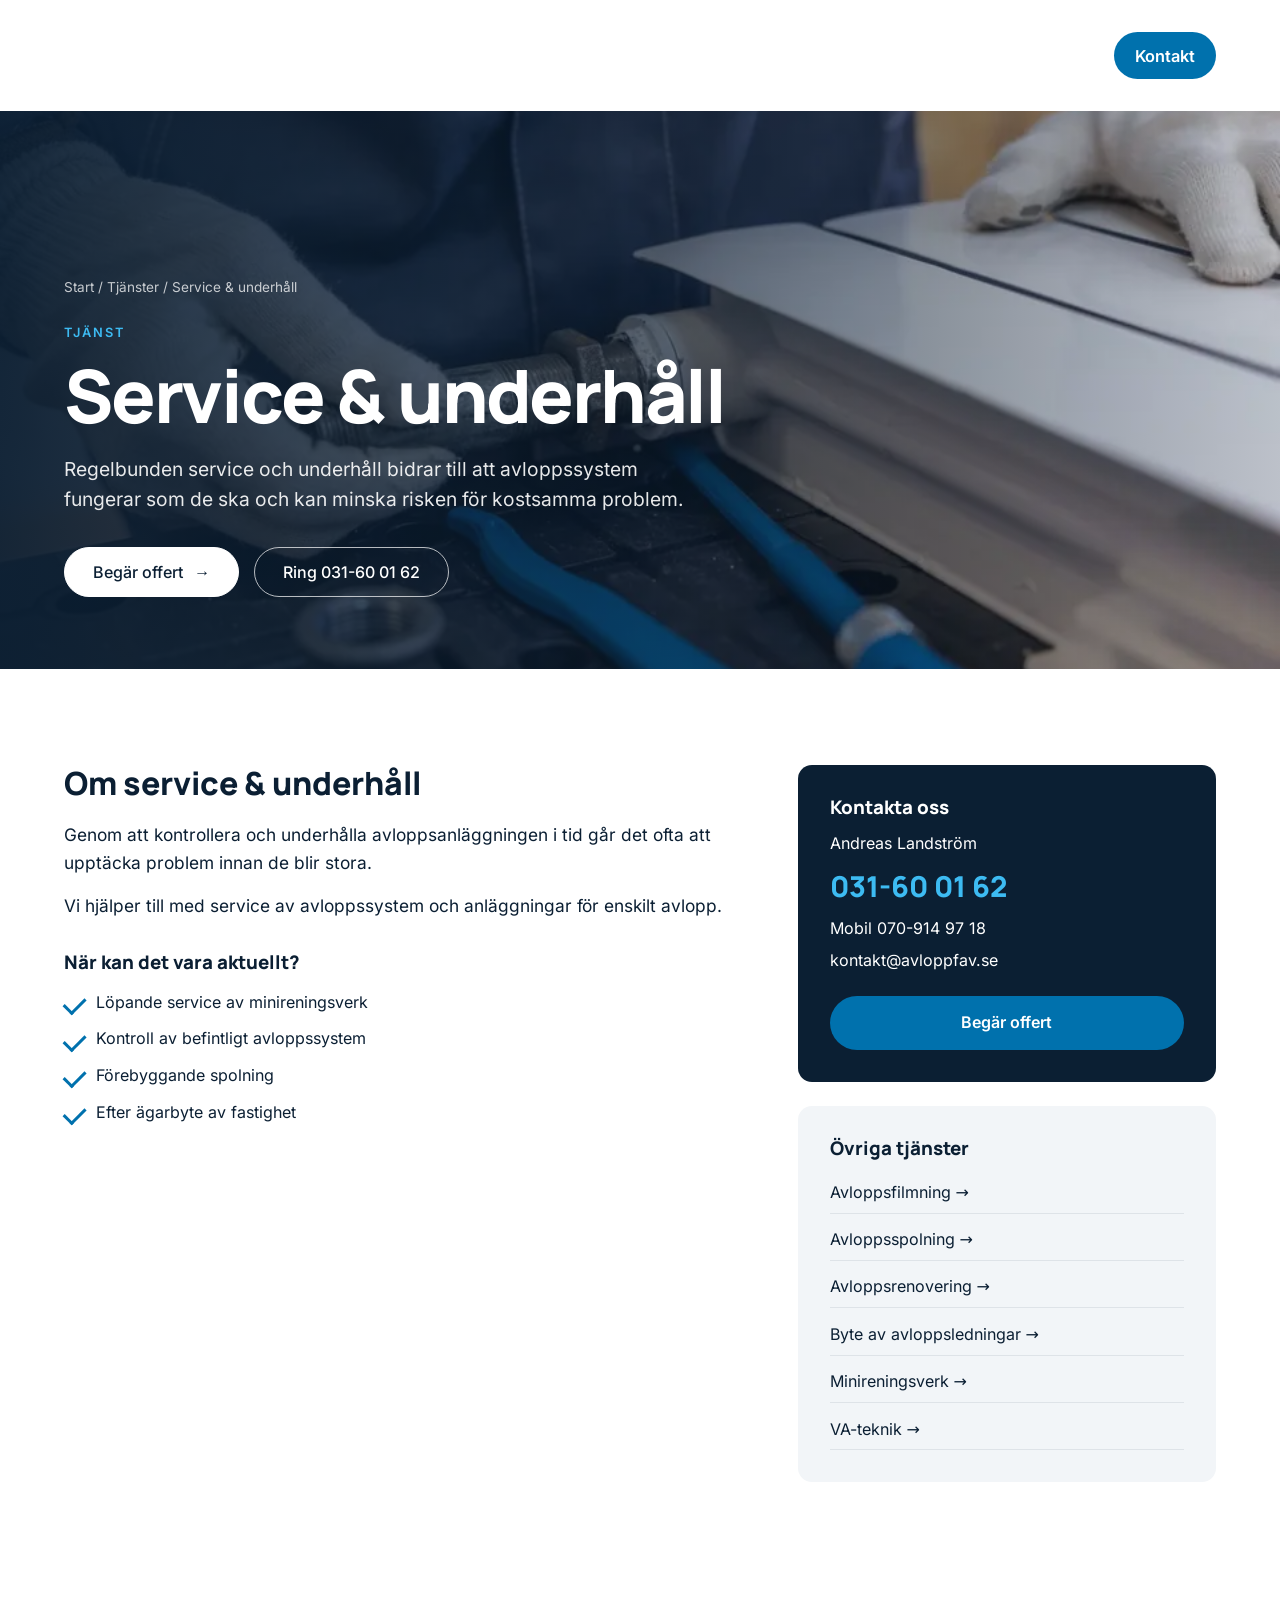
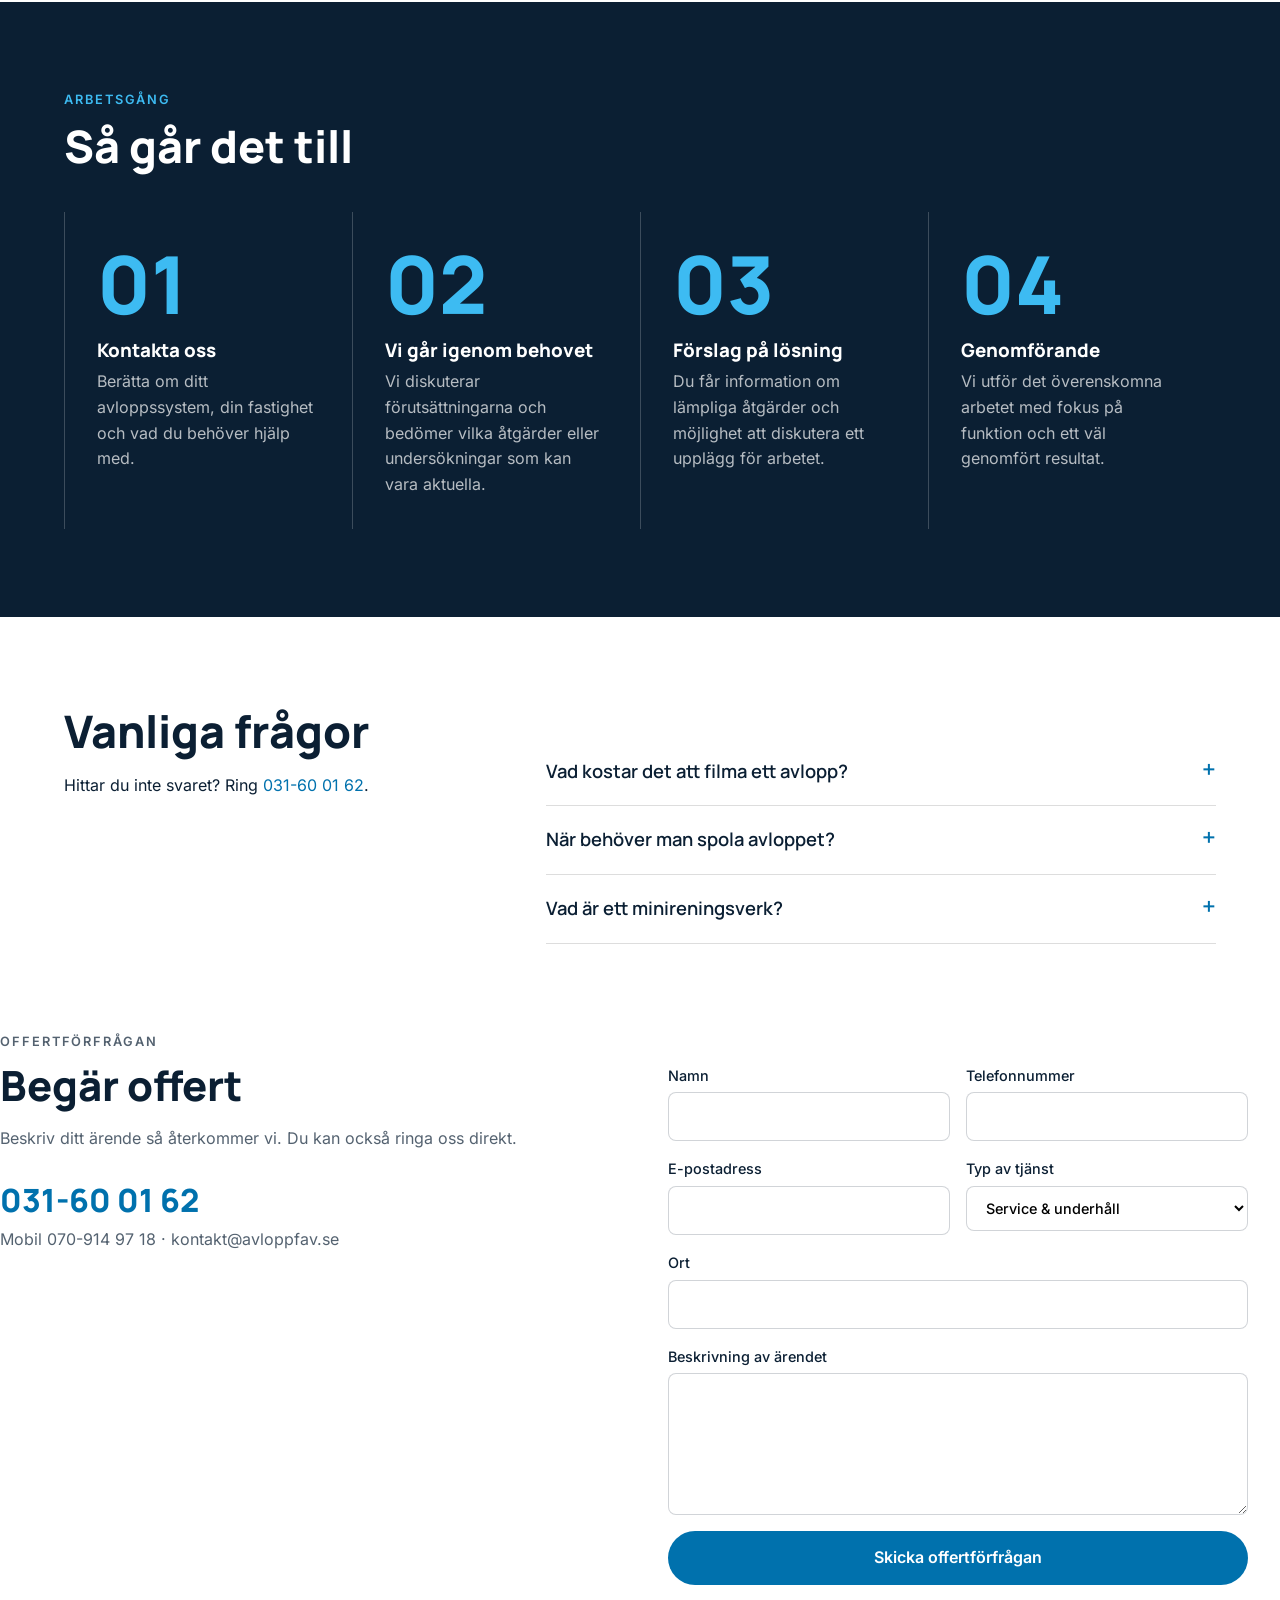
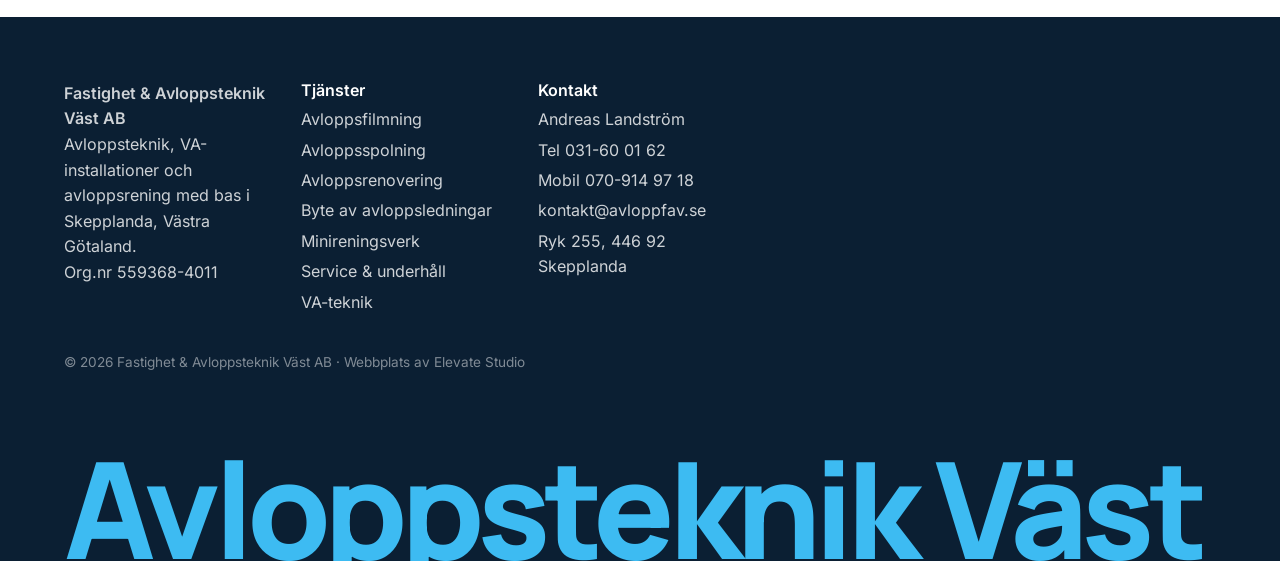
<file: tjanster/service-och-underhall.html>
<!doctype html><html lang="sv"><head><meta charset="utf-8"><meta name="viewport" content="width=device-width, initial-scale=1">
<title>Service & underhåll – Fastighet & Avloppsteknik Väst AB</title><meta name="description" content="Regelbunden service och underhåll bidrar till att avloppssystem fungerar som de ska och kan minska risken för kostsamma problem.">
<link rel="preload" as="font" type="font/woff2" href="../assets/fonts/inter.woff2" crossorigin><style id="css">@font-face{font-family:Inter;font-style:normal;font-weight:400 600;font-display:swap;src:url(../assets/fonts/inter.woff2) format('woff2')}@font-face{font-family:Manrope;font-style:normal;font-weight:600 800;font-display:swap;src:url(../assets/fonts/manrope.woff2) format('woff2')}:root{--ink:#0b1f33;--accent:#00a3e0;--bg:#fff;--soft:#f2f5f8;--radius:14px}*{box-sizing:border-box;margin:0}body{font-family:Inter,system-ui,sans-serif;color:var(--ink);background:var(--bg);line-height:1.6}h1,h2,h3,.logo{font-family:Manrope,sans-serif;font-weight:800;line-height:1.15}a{color:inherit;text-decoration:none}img{max-width:100%;display:block}.demo-banner{position:fixed;inset:auto 0 0 0;z-index:100;background:#ffd400;color:#000;text-align:center;font-weight:600;padding:.5rem 1rem;font-size:.9rem}.site-header{position:fixed;top:0;left:0;right:0;z-index:50;display:flex;align-items:center;justify-content:space-between;padding:1.1rem 5vw;color:#fff;transition:.3s}.site-header.solid{background:#fff;color:var(--ink);box-shadow:0 2px 20px #0001;padding:.7rem 5vw}.logo{display:flex;gap:.5rem;align-items:center;font-size:1.4rem}.nav{display:flex;gap:2rem;align-items:center;font-weight:500}.burger{display:none;background:none;border:0;color:inherit;font-size:1.6rem}.btn{display:inline-block;background:var(--accent);color:#fff;padding:.9rem 1.6rem;border-radius:999px;font-weight:600;transition:transform .2s}.btn:hover{transform:translateY(-2px)}.btn-sm{padding:.5rem 1.1rem}.btn-outline{background:none;border:2px solid var(--ink);color:var(--ink)}.hero{position:relative;height:100vh;min-height:560px;display:flex;align-items:flex-end;color:#fff;overflow:hidden}.hero-media{position:absolute;inset:0;width:100%;height:100%;object-fit:cover}.hero-overlay{position:absolute;inset:0;background:linear-gradient(0deg,#0b1f33cc,#0b1f3322 60%)}.hero-content{position:relative;padding:0 5vw 14vh;max-width:900px}.hero h1{font-size:clamp(2.4rem,6vw,4.8rem);margin:.5rem 0 2rem}.eyebrow{text-transform:uppercase;letter-spacing:.15em;font-size:.8rem;font-weight:600;color:var(--accent)}.section{padding:7rem 5vw}.section h2,.split h2{font-size:clamp(1.8rem,4vw,2.8rem);margin-bottom:2.5rem}.grid-3{display:grid;grid-template-columns:repeat(auto-fit,minmax(260px,1fr));gap:1.5rem}.card{background:var(--soft);padding:2rem;border-radius:var(--radius)}.card h3{margin-bottom:.6rem}.stats{display:grid;grid-template-columns:repeat(auto-fit,minmax(180px,1fr));gap:2rem;background:var(--ink);color:#fff;padding:5rem 5vw;text-align:center}.count{font-family:Manrope;font-weight:800;font-size:3rem;color:var(--accent)}.project{position:relative;border-radius:var(--radius);overflow:hidden;aspect-ratio:4/5}.project img{width:100%;height:100%;object-fit:cover;transition:transform .6s}.project:hover img{transform:scale(1.06)}.project div{position:absolute;inset:auto 0 0 0;padding:1.5rem;color:#fff;background:linear-gradient(0deg,#000a,#0000)}.project span{font-size:.8rem;text-transform:uppercase;letter-spacing:.1em}.split{display:grid;grid-template-columns:1fr 1fr;gap:4rem;align-items:center;padding:7rem 5vw;background:var(--soft)}.split p{margin-bottom:1.5rem}.split img{border-radius:var(--radius)}.news{list-style:none;padding:0}.news li{display:flex;gap:2rem;padding:1.4rem 0;border-bottom:1px solid #0002}.news time{color:#0008;min-width:110px}.news a:hover{color:var(--accent)}.footer{display:grid;grid-template-columns:repeat(auto-fit,minmax(200px,1fr));gap:2rem;background:var(--ink);color:#fffc;padding:4rem 5vw 6rem}.footer a{display:block;margin:.3rem 0}.footer h4{color:#fff;margin-bottom:.5rem}.fine{grid-column:1/-1;font-size:.85rem;opacity:.6}.reveal{opacity:0;transform:translateY(30px);transition:opacity .8s,transform .8s}.reveal.visible{opacity:1;transform:none}@media (max-width:800px){.nav{display:none;position:absolute;top:100%;left:0;right:0;flex-direction:column;background:#fff;color:var(--ink);padding:1.5rem}.nav.open{display:flex}.burger{display:block}.split{grid-template-columns:1fr}}.hero{align-items:center}.hero-overlay{background:linear-gradient(90deg,#0b1f33f0 0%,#0b1f33aa 45%,#0b1f3322 100%),linear-gradient(0deg,#0b1f33cc,#0000 40%)}.hero-content{padding:0 5vw;max-width:1200px}.hero-title{font-size:clamp(3.2rem,11vw,9.5rem);line-height:.92;letter-spacing:-.04em;margin:1rem 0 1.5rem;text-transform:uppercase}.hero-title span{display:block}.hero-title .accent{color:transparent;-webkit-text-stroke:2px #fff}.hero-lead{font-size:clamp(1.05rem,1.6vw,1.35rem);max-width:560px;opacity:.9;margin-bottom:2.2rem}.hero-cta{display:flex;gap:1rem;flex-wrap:wrap}.btn-lg{padding:1.1rem 2rem;font-size:1.05rem}.btn-ghost{background:#fff1;border:2px solid #fff8;backdrop-filter:blur(6px)}.hero-in{opacity:0;transform:translateY(40px);animation:heroIn .9s cubic-bezier(.2,.7,.2,1) forwards;animation-delay:var(--d)}@keyframes heroIn{to{opacity:1;transform:none}}.scroll-cue{position:absolute;bottom:5.5rem;left:50%;width:28px;height:46px;border:2px solid #fffa;border-radius:20px;transform:translateX(-50%)}.scroll-cue span{position:absolute;left:50%;top:8px;width:4px;height:8px;margin-left:-2px;background:#fff;border-radius:2px;animation:cue 1.6s infinite}@keyframes cue{to{transform:translateY(16px);opacity:0}}@media (prefers-reduced-motion:reduce){.hero-in{animation:none;opacity:1;transform:none}}.hero-title .accent{color:var(--accent);-webkit-text-stroke:0}.hero-title{text-transform:none;letter-spacing:-.035em;font-size:clamp(2.8rem,8vw,7rem)}.demo-banner{display:none}.logo img{width:36px;height:36px;object-fit:contain}.site-header:not(.solid) .logo img{filter:brightness(0) invert(1)}.intro{max-width:640px;margin:-1.5rem 0 2.5rem;color:#0b1f33b3}.section .eyebrow{margin-bottom:.6rem}.project{aspect-ratio:3/4}.project p{font-size:.92rem;opacity:.85;margin-top:.4rem}.project div{background:linear-gradient(0deg,#000c 30%,#0000)}.card.wide{margin-top:1.5rem}.split-rev{background:#fff}.split h2{margin-bottom:1.2rem}.why{background:var(--ink);color:#fff;padding:6rem 5vw}.why h2{font-size:clamp(1.8rem,4vw,2.8rem);margin:.6rem 0 3rem}.why-grid{display:grid;grid-template-columns:repeat(auto-fit,minmax(220px,1fr));gap:2.5rem}.why-grid div{border-top:2px solid var(--accent);padding-top:1.2rem}.why-grid p{opacity:.75;margin-top:.5rem}.steps{list-style:none;padding:0;display:grid;grid-template-columns:repeat(auto-fit,minmax(220px,1fr));gap:2rem}.steps span{font-family:Manrope;font-weight:800;font-size:2.6rem;color:var(--accent);display:block;line-height:1}.steps h3{margin:.8rem 0 .4rem}.faq{max-width:900px;padding-top:2rem}.faq details{border-bottom:1px solid #0002;padding:1.2rem 0}.faq summary{cursor:pointer;font-family:Manrope;font-weight:600;font-size:1.15rem;list-style:none;display:flex;justify-content:space-between}.faq summary::after{content:"+";font-size:1.5rem;line-height:1;color:var(--accent)}.faq details[open] summary::after{content:"–"}.faq details p{margin-top:.8rem;color:#0b1f33c0}.contact{display:grid;grid-template-columns:1fr 1.1fr;gap:4rem;padding:7rem 5vw;background:var(--soft)}.contact h2{font-size:clamp(1.8rem,4vw,2.6rem);margin:.6rem 0 1rem}.contact dl{display:grid;grid-template-columns:auto 1fr;gap:.5rem 1.5rem;margin-top:2rem}.contact dt{font-weight:600}.contact dd{margin:0}.contact dd a:hover{color:var(--accent)}.form{display:grid;grid-template-columns:1fr 1fr;gap:1rem;background:#fff;padding:2rem;border-radius:var(--radius)}.form label{display:flex;flex-direction:column;gap:.35rem;font-size:.9rem;font-weight:500}.form input,.form select,.form textarea{font:inherit;padding:.75rem .9rem;border:1px solid #0b1f3330;border-radius:8px;background:#fff}.form input:focus,.form select:focus,.form textarea:focus{outline:2px solid var(--accent);border-color:transparent}.form .full{grid-column:1/-1}.form button{border:0;cursor:pointer;font:inherit;font-weight:600}.footer{padding-bottom:4rem}@media (max-width:800px){.contact{grid-template-columns:1fr}.form{grid-template-columns:1fr}}.sec{padding:5.5rem 5vw}.sec h2{font-size:clamp(1.8rem,4vw,2.8rem);margin-bottom:2.5rem}.sec.dark{background:var(--ink);color:#fff}.sec.soft{background:var(--soft)}.wB{display:grid;grid-template-columns:1fr 1fr;gap:3rem 5rem}.wB span{font-family:Manrope;font-weight:800;font-size:4rem;color:#0b1f3315;line-height:1;display:block}.wB h3{font-size:1.5rem;margin:-.6rem 0 .5rem}.wB,.wD,.wE,.sC,.sD,.sE,.hD .bar{grid-template-columns:1fr 1fr}.hE .coll{grid-template-columns:1fr}.hE img{height:220px}.oE .imgs{height:360px}.oE .imgs img{height:260px}}.mB{min-height:75vh;background:linear-gradient(90deg,#0b1f33f5,#0b1f3360),var(--img) center/cover;color:#fff;display:flex;align-items:center;padding:4rem 5vw}.mB div{max-width:620px}.mB h2{font-size:clamp(2rem,4.5vw,3.4rem);margin:.6rem 0 1rem}.mB p{margin-bottom:2rem;opacity:.9}.sD{list-style:none;padding:0;display:grid;grid-template-columns:repeat(4,1fr);gap:0}.sD li{padding:2rem;border-left:1px solid #fff3}.sD span{font-family:Manrope;font-weight:800;font-size:5rem;line-height:1;color:var(--accent)}.sD h3{margin:1rem 0 .5rem}.sD p{opacity:.7}.fB{display:grid;grid-template-columns:1fr 1.6fr;gap:4rem}.fB h2{margin-bottom:1rem}.ftE .giant{font-family:Manrope;font-weight:800;font-size:10.5vw;line-height:.8;letter-spacing:-.05em;margin-top:3rem;color:var(--accent);white-space:nowrap}.sec .eyebrow{margin-bottom:.6rem}.wB a,.fB a{color:var(--accent)}.mB{background-size:cover;background-position:center}.ftAE{overflow:hidden;padding-bottom:0}.ftAE .giant{grid-column:1/-1;margin-top:1rem;font-size:10.5vw}.offert{display:grid;grid-template-columns:1fr 1.2fr;gap:4rem;padding:6rem 5vw;background:var(--soft)}.offert h2{font-size:clamp(1.8rem,4vw,2.6rem);margin:.6rem 0 1rem}.offert .big{display:block;font-family:Manrope;font-weight:800;font-size:2rem;color:var(--accent);margin-top:1.5rem}@media (max-width:900px){.wB,.sD{grid-template-columns:1fr 1fr}.fB,.offert{grid-template-columns:1fr}}.ftAE .giant{font-family:Manrope;font-weight:800;font-size:10.5vw;line-height:.8;letter-spacing:-.05em;color:var(--accent);white-space:nowrap;margin:3rem 0 0}.mB{min-height:75vh;color:#fff;display:flex;align-items:center;padding:5rem 5vw}.mB>div{max-width:640px}.mB h2{font-size:clamp(2rem,4.5vw,3.4rem);margin:.6rem 0 1rem}.mB p{margin-bottom:2rem;opacity:.92}.hero-cta{align-items:center;gap:2rem}.hbtn{display:inline-flex;align-items:center;gap:1.2rem;background:var(--accent);color:#fff;font-family:Manrope;font-weight:800;font-size:1.05rem;padding:1.15rem 1.6rem 1.15rem 1.8rem;border-radius:2px;transition:background .2s}.hbtn span{display:inline-block;transition:transform .2s}.hbtn:hover{background:#fff;color:var(--ink)}.hbtn:hover span{transform:translateX(5px)}.hlink{color:#fff;font-weight:500;border-bottom:1px solid #ffffff80;padding-bottom:2px}.hlink:hover{border-color:#fff}.hbtn{border-radius:999px;padding:.45rem .45rem .45rem 1.6rem;gap:1rem;font-size:1rem;box-shadow:0 8px 24px #00a3e040}.hbtn span{display:grid;place-items:center;width:2.6rem;height:2.6rem;border-radius:50%;background:#fff;color:var(--accent);font-size:1.1rem}.hbtn:hover{background:#fff;color:var(--ink);box-shadow:0 8px 24px #0003}.hbtn:hover span{background:var(--accent);color:#fff;transform:translateX(3px) rotate(-45deg)}.hlink{display:inline-flex;align-items:center;gap:.6rem;border:1px solid #ffffff40;background:#ffffff14;backdrop-filter:blur(10px);-webkit-backdrop-filter:blur(10px);border-radius:999px;padding:.95rem 1.4rem;transition:.2s}.hlink::before{content:"";width:8px;height:8px;border-radius:50%;background:#3ddc84;box-shadow:0 0 0 4px #3ddc8433}.hlink:hover{background:#ffffff26;border-color:#ffffff80}.site-header{justify-content:flex-start;gap:3rem;padding:.9rem 5vw}.site-header.solid{padding:.6rem 5vw}.logo img{width:auto;height:64px;object-fit:contain;transition:height .3s}.site-header.solid .logo img{height:52px}.nav{gap:1.6rem;font-size:1rem}.nav .btn-sm{margin-left:.4rem}@media (max-width:800px){.site-header{justify-content:space-between}.logo img{height:48px}}.hero-cta{gap:.9rem}.hbtn,.hlink{display:inline-flex;align-items:center;gap:.7rem;border-radius:999px;padding:1rem 1.75rem;font-family:Inter,sans-serif;font-weight:500;font-size:1rem;line-height:1;box-shadow:none;backdrop-filter:none;-webkit-backdrop-filter:none;transition:background .2s,color .2s,border-color .2s}.hbtn{background:#fff;color:var(--ink);border:1px solid #fff}.hbtn span{width:auto;height:auto;background:none;color:inherit;border-radius:0;font-size:1rem;transition:transform .2s}.hbtn:hover{background:var(--accent);border-color:var(--accent);color:#fff;box-shadow:none}.hbtn:hover span{background:none;color:inherit;transform:translateX(4px)}.hlink{background:transparent;color:#fff;border:1px solid #ffffffb3}.hlink::before{content:none}.hlink:hover{background:#fff;color:var(--ink);border-color:#fff}:root{--wrap:1280px;--pad-y:clamp(4.5rem,9vw,8rem);--h2:clamp(2rem,3.6vw,3rem);--gap:clamp(1.25rem,2.5vw,2rem);--line:#0b1f331f}.wrap{max-width:var(--wrap);margin:0 auto;padding:0 5vw;box-sizing:content-box}@media (min-width:1500px){.wrap{padding:0 2rem}}.blk{padding:var(--pad-y) 0;background:#fff;color:var(--ink)}.blk.soft{background:var(--soft)}.blk.dark{background:var(--ink);color:#fff}.blk.img{background-size:cover;background-position:center;color:#fff;padding:calc(var(--pad-y)*1.25) 0}.blk h2{font-size:var(--h2);letter-spacing:-.025em;line-height:1.1;margin:0}.blk .eyebrow{margin:0 0 .9rem}.blk-head{display:grid;grid-template-columns:1fr 1fr;gap:var(--gap) 4rem;align-items:end;margin-bottom:clamp(2.5rem,5vw,4rem)}.blk-head>p{color:#0b1f33b3;font-size:1.08rem;max-width:520px;justify-self:end}.blk-head:only-child,.blk-head:has(>div:only-child){grid-template-columns:1fr}.num{display:block;font-family:Manrope;font-weight:800;font-size:clamp(2.6rem,4vw,3.6rem);line-height:1;color:var(--accent);margin-bottom:1.2rem}.site-header{justify-content:space-between;gap:2rem;padding:1.1rem 5vw;min-height:96px}.site-header.solid{padding:.7rem 5vw;min-height:80px}.logo img{height:76px}.site-header.solid .logo img{height:60px}.nav{gap:1.1rem;font-size:1.02rem}.nav>a,.nav .dd>a{padding:.35rem .25rem}.nav .btn-sm{margin-left:.6rem;padding:.65rem 1.3rem}.scroll-cue{display:none!important}.hero-videos{position:absolute;inset:0}.hero-videos .hero-media{opacity:0;transition:opacity .9s ease}.hero-videos .hero-media.on{opacity:1}.hero-content.wrap{position:relative;width:100%;padding-top:6rem;padding-bottom:0;max-width:var(--wrap)}.hero-dots{position:absolute;right:5vw;bottom:4.5rem;display:flex;gap:.5rem;z-index:2}.hero-dots button{width:28px;height:4px;border:0;border-radius:2px;background:#ffffff59;cursor:pointer;padding:0;transition:.3s}.hero-dots button.on{background:#fff;width:48px}.svc-grid{display:grid;grid-template-columns:repeat(3,1fr);gap:var(--gap)}.svc-card{display:flex;flex-direction:column}.svc-card .ph{border-radius:var(--radius);overflow:hidden;aspect-ratio:4/3;margin-bottom:1.3rem;background:var(--soft)}.svc-card img{width:100%;height:100%;object-fit:cover;transition:transform .6s}.svc-card:hover img{transform:scale(1.05)}.svc-card h3{font-size:1.3rem;margin-bottom:.5rem}.svc-card p{color:#0b1f33b3;font-size:.98rem;flex:1}.more{display:inline-block;margin-top:1rem;font-weight:600;color:var(--accent)}.svc-card:hover h3{color:var(--accent)}.svc-wide{display:flex;justify-content:space-between;align-items:center;gap:2rem;margin-top:calc(var(--gap)*1.5);padding:2rem 0 0;border-top:1px solid var(--line)}.svc-wide h3{font-size:1.3rem;margin-bottom:.4rem}.svc-wide p{color:#0b1f33b3;max-width:720px}.svc-wide .more{margin:0;white-space:nowrap}.about{display:grid;grid-template-columns:1.05fr 1fr;gap:clamp(3rem,6vw,6rem);align-items:center}.about-media{position:relative;aspect-ratio:1/1}.about-media img{position:absolute;object-fit:cover;border-radius:var(--radius)}.about-media .a1{inset:0 18% 22% 0;width:82%;height:78%}.about-media .a2{right:0;bottom:0;width:52%;height:52%;border:8px solid var(--soft);box-sizing:border-box}.about-media .badge{position:absolute;left:6%;bottom:6%;background:var(--accent);color:#fff;padding:1.1rem 1.4rem;border-radius:10px;display:flex;flex-direction:column}.about-media .badge strong{font-family:Manrope;font-size:1.35rem}.about-media .badge span{font-size:.85rem;opacity:.9}.about-text h2{margin-bottom:1.5rem}.about-text .big{font-size:1.25rem;line-height:1.5;font-weight:500;margin-bottom:1rem}.about-text p{color:#0b1f33c7;margin-bottom:1rem}.about-facts{display:grid;grid-template-columns:repeat(3,1fr);gap:1rem;margin:2rem 0;padding:1.5rem 0;border-top:1px solid var(--line);border-bottom:1px solid var(--line)}.about-facts dt{font-size:.75rem;text-transform:uppercase;letter-spacing:.12em;color:#0b1f3380;margin-bottom:.3rem}.about-facts dd{margin:0;font-family:Manrope;font-weight:800;font-size:1.05rem}.btn-line{font-weight:600;color:var(--ink);border-bottom:2px solid var(--accent);padding-bottom:3px}.btn-line:hover{color:var(--accent)}.num-grid{list-style:none;padding:0;margin:0;display:grid;grid-template-columns:repeat(4,1fr);gap:var(--gap)}.num-grid>*{padding-top:1.6rem;border-top:1px solid var(--line)}.num-grid h3{font-size:1.2rem;margin-bottom:.5rem}.num-grid p{color:#0b1f33b3;font-size:.98rem}.blk.dark .num-grid>*{border-color:#ffffff26}.blk.dark .num-grid p{color:#ffffffb3}.img-text{max-width:620px}.img-text h2{margin-bottom:1.2rem}.img-text p{opacity:.9;margin-bottom:2rem;font-size:1.08rem}.blk .fB{display:grid;grid-template-columns:1fr 1.6fr;gap:clamp(2rem,6vw,6rem)}.blk .fB header p{margin-top:1rem;color:#0b1f33b3}.blk .fB header a{color:var(--accent)}.blk .faq{max-width:none;padding:0}.blk .faq details:first-child{border-top:1px solid var(--line)}.offert{display:grid;grid-template-columns:1fr 1.15fr;gap:clamp(2rem,6vw,6rem);padding:0;background:none}.offert h2{margin-bottom:1rem}.offert>div>p{color:#0b1f33b3}.kdl{display:grid;grid-template-columns:auto 1fr;gap:.6rem 1.5rem;margin-top:2rem}.kdl dt{font-weight:600}.kdl dd{margin:0}.kdl a:hover{color:var(--accent)}.blk .form{box-shadow:0 1px 0 var(--line)}@media (max-width:900px){.blk-head,.about,.blk .fB,.offert{grid-template-columns:1fr}.blk-head>p{justify-self:start}.svc-grid{grid-template-columns:1fr 1fr}.num-grid{grid-template-columns:1fr 1fr}.svc-wide{flex-direction:column;align-items:flex-start}.site-header{min-height:72px}.logo img{height:54px}}@media (max-width:560px){.svc-grid,.num-grid,.about-facts{grid-template-columns:1fr}}.ft-h{font-size:1rem;font-family:Inter,sans-serif;font-weight:600;color:#fff;margin:0 0 .5rem}.hero-still{z-index:0}.hero-videos video{z-index:1}.logo img{width:auto}:root{--accent:#0071ad}.hero,.blk.dark,.blk.img,.footer,.page-hero,.why,.side-card:not(.light),.sec.dark{--accent:#3dbbf2}.hero .eyebrow,.page-hero .eyebrow{color:var(--accent)}.hbtn:hover{background:#3dbbf2;border-color:#3dbbf2;color:#0b1f33}.hero-in{animation:none;opacity:1;transform:none}img{height:auto}.facts span,.about-facts dt{color:#4b5b6b}.split img{aspect-ratio:4/3;object-fit:cover;width:100%}.gallery img{height:auto}.btn:not(.btn-outline):not(.btn-ghost):not(.btn-outline-light){background:#0071ad;color:#fff}.btn:not(.btn-outline):not(.btn-ghost):not(.btn-outline-light):hover{background:#005a8c}.site-header.always{position:sticky}.dd{position:relative}.dd-menu{display:none;position:absolute;top:100%;left:-1rem;background:#fff;color:var(--ink);min-width:240px;padding:.6rem 0;border-radius:10px;box-shadow:0 12px 40px #0b1f3322}.dd-menu a{display:block;padding:.5rem 1.2rem}.dd-menu a:hover{background:var(--soft);color:var(--accent)}.dd:hover .dd-menu,.dd:focus-within .dd-menu{display:block}.page-hero{position:relative;min-height:62vh;display:flex;align-items:flex-end;color:#fff;background-size:cover;background-position:center}.page-hero-in{padding:8rem 5vw 4.5rem;max-width:1000px}.page-hero h1{font-size:clamp(2.4rem,6vw,4.6rem);letter-spacing:-.03em;margin:.6rem 0 1rem}.page-hero .lead{font-size:clamp(1.05rem,1.5vw,1.3rem);max-width:640px;opacity:.9;margin-bottom:2rem}.crumbs{font-size:.85rem;opacity:.75;margin-bottom:1.5rem}.crumbs a:hover{color:var(--accent)}.svc{display:grid;grid-template-columns:1.6fr 1fr;gap:4rem;padding:6rem 5vw}.svc-main h2{font-size:2rem;margin-bottom:1.2rem}.svc-main p{margin-bottom:1rem;font-size:1.08rem}.svc-main h3{margin:2rem 0 1rem}.checks{list-style:none;padding:0;display:grid;gap:.7rem}.checks li{padding-left:2rem;position:relative}.checks li::before{content:"";position:absolute;left:0;top:.45em;width:1.1rem;height:.6rem;border-left:3px solid var(--accent);border-bottom:3px solid var(--accent);transform:rotate(-45deg)}.checks.cols{grid-template-columns:repeat(auto-fit,minmax(260px,1fr))}.side-card{background:var(--ink);color:#fff;padding:2rem;border-radius:var(--radius);display:flex;flex-direction:column;gap:.4rem;margin-bottom:1.5rem}.side-card h3{margin-bottom:.4rem}.side-card .big{font-family:Manrope;font-weight:800;font-size:1.8rem;color:var(--accent)}.side-card .btn{margin-top:1rem;text-align:center}.side-card.light{background:var(--soft);color:var(--ink)}.side-card.light a{padding:.45rem 0;border-bottom:1px solid #0b1f3315}.side-card.light a:hover{color:var(--accent)}.cta-band{display:flex;justify-content:space-between;align-items:center;gap:2rem;flex-wrap:wrap;background:var(--accent);color:#fff;padding:4rem 5vw}.cta-band h2{font-size:clamp(1.6rem,3vw,2.4rem)}.cta-band .btn{background:#fff;color:var(--ink)}.btn-outline-light{background:none!important;color:#fff!important;border:2px solid #fff}.svc-list{display:grid;gap:2rem}.svc-row{display:grid;grid-template-columns:380px 1fr;gap:2.5rem;align-items:center;padding-bottom:2rem;border-bottom:1px solid #0b1f3318}.svc-row img{border-radius:var(--radius);aspect-ratio:4/3;object-fit:cover;width:100%}.svc-row span{color:var(--accent);font-family:Manrope;font-weight:800}.svc-row h2{font-size:1.8rem;margin:.3rem 0 .6rem}.svc-row em{font-style:normal;font-weight:600;color:var(--accent);display:inline-block;margin-top:.8rem}.svc-row:hover h2{color:var(--accent)}.facts{display:grid;grid-template-columns:repeat(auto-fit,minmax(200px,1fr));border-top:2px solid var(--ink)}.facts div{padding:1.5rem 1.5rem 1.5rem 0}.facts span{display:block;font-size:.8rem;text-transform:uppercase;letter-spacing:.12em;color:#4b5b6b}.facts strong{font-family:Manrope;font-size:1.5rem}.gallery{display:grid;grid-template-columns:repeat(4,1fr);gap:.5rem;padding:0 5vw 6rem}.gallery img{aspect-ratio:1;object-fit:cover;border-radius:8px}.map{width:100%;height:280px;border:0;border-radius:var(--radius);margin-top:2rem}@media (max-width:900px){.svc,.svc-row{grid-template-columns:1fr}.gallery{grid-template-columns:repeat(2,1fr)}.dd-menu{position:static;box-shadow:none;display:block;padding:0 0 0 1rem}}</style><link rel="preload" as="image" href="../assets/img/service-960.webp" fetchpriority="high"></head><body><header class="site-header solid always" id="header">
<a class="logo" href="../index.html"><img src="../assets/img/logo.webp" alt="Fastighet &amp; Avloppsteknik Väst AB" width="231" height="122"></a>
<nav class="nav" id="nav"><div class="dd"><a href="../tjanster.html">Tjänster ▾</a><div class="dd-menu"><a href="../tjanster/avloppsfilmning.html">Avloppsfilmning</a><a href="../tjanster/avloppsspolning.html">Avloppsspolning</a><a href="../tjanster/avloppsrenovering.html">Avloppsrenovering</a><a href="../tjanster/byte-av-avloppsledningar.html">Byte av avloppsledningar</a><a href="../tjanster/minireningsverk.html">Minireningsverk</a><a href="../tjanster/service-och-underhall.html">Service & underhåll</a><a href="../tjanster/va-teknik.html">VA-teknik</a></div></div>
<a href="../om-oss.html">Om oss</a><a href="../minireningsverk.html">Minireningsverk</a><a href="../vanliga-fragor.html">Frågor</a><a href="../kontakt.html" class="btn btn-sm">Kontakt</a></nav>
<button class="burger" id="burger" aria-label="Meny">☰</button></header><main id="main"><section class="page-hero" style="background-image:linear-gradient(90deg,#0b1f33f2,#0b1f3399 55%,#0b1f3340),url(../assets/img/service-960.webp)"><div class="page-hero-in">
<nav class="crumbs"><a href="../index.html">Start</a> / <a href="../tjanster.html">Tjänster</a> / Service & underhåll</nav><p class="eyebrow">Tjänst</p><h1>Service & underhåll</h1><p class="lead">Regelbunden service och underhåll bidrar till att avloppssystem fungerar som de ska och kan minska risken för kostsamma problem.</p>
<div class="hero-cta"><a href="#offert" class="hbtn">Begär offert <span>→</span></a><a href="tel:+4631600162" class="hlink">Ring 031-60 01 62</a></div></div></section><section class="svc"><article class="svc-main reveal"><h2>Om service & underhåll</h2><p>Genom att kontrollera och underhålla avloppsanläggningen i tid går det ofta att upptäcka problem innan de blir stora.</p><p>Vi hjälper till med service av avloppssystem och anläggningar för enskilt avlopp.</p>
<h3>När kan det vara aktuellt?</h3><ul class="checks"><li>Löpande service av minireningsverk</li><li>Kontroll av befintligt avloppssystem</li><li>Förebyggande spolning</li><li>Efter ägarbyte av fastighet</li></ul></article>
<aside class="svc-side reveal"><div class="side-card"><h3>Kontakta oss</h3><p>Andreas Landström</p><a class="big" href="tel:+4631600162">031-60 01 62</a><a href="tel:+46709149718">Mobil 070-914 97 18</a><a href="mailto:kontakt@avloppfav.se">kontakt@avloppfav.se</a><a href="../kontakt.html" class="btn full">Begär offert</a></div>
<div class="side-card light"><h3>Övriga tjänster</h3><a href="avloppsfilmning.html">Avloppsfilmning →</a><a href="avloppsspolning.html">Avloppsspolning →</a><a href="avloppsrenovering.html">Avloppsrenovering →</a><a href="byte-av-avloppsledningar.html">Byte av avloppsledningar →</a><a href="minireningsverk.html">Minireningsverk →</a><a href="va-teknik.html">VA-teknik →</a></div></aside></section>
<section class="sec dark"><p class="eyebrow">Arbetsgång</p><h2>Så går det till</h2><ol class="sD"><li class="reveal"><span>01</span><h3>Kontakta oss</h3><p>Berätta om ditt avloppssystem, din fastighet och vad du behöver hjälp med.</p></li><li class="reveal"><span>02</span><h3>Vi går igenom behovet</h3><p>Vi diskuterar förutsättningarna och bedömer vilka åtgärder eller undersökningar som kan vara aktuella.</p></li><li class="reveal"><span>03</span><h3>Förslag på lösning</h3><p>Du får information om lämpliga åtgärder och möjlighet att diskutera ett upplägg för arbetet.</p></li><li class="reveal"><span>04</span><h3>Genomförande</h3><p>Vi utför det överenskomna arbetet med fokus på funktion och ett väl genomfört resultat.</p></li></ol></section>
<section class="sec"><div class="fB"><div><h2>Vanliga frågor</h2><p>Hittar du inte svaret? Ring <a href="tel:+4631600162">031-60 01 62</a>.</p></div><div class="faq"><details><summary>Vad kostar det att filma ett avlopp?</summary><p>Priset beror bland annat på ledningarnas omfattning och förutsättningarna på platsen. Kontakta oss för att beskriva ditt behov och få information om kostnaden.</p></details><details><summary>När behöver man spola avloppet?</summary><p>Avloppsspolning kan vara aktuellt vid återkommande stopp, långsam avrinning eller som en del av förebyggande underhåll.</p></details><details><summary>Vad är ett minireningsverk?</summary><p>Ett minireningsverk är en anläggning som renar avloppsvatten från exempelvis en fastighet som saknar kommunal avloppsanslutning.</p></details></div></div></section><section class="offert" id="offert"><div><p class="eyebrow">Offertförfrågan</p><h2>Begär offert</h2><p>Beskriv ditt ärende så återkommer vi. Du kan också ringa oss direkt.</p><a class="big" href="tel:+4631600162">031-60 01 62</a><p>Mobil 070-914 97 18 · <a href="mailto:kontakt@avloppfav.se">kontakt@avloppfav.se</a></p></div><form class="form" data-mailto="kontakt@avloppfav.se">
<label>Namn<input name="Namn" required></label><label>Telefonnummer<input name="Telefon" type="tel"></label>
<label>E-postadress<input name="E-post" type="email" required></label><label>Typ av tjänst<select name="Tjänst"><option value="">Välj tjänst</option><option>Avloppsfilmning</option><option>Avloppsspolning</option><option>Avloppsrenovering</option><option>Byte av avloppsledningar</option><option>Minireningsverk</option><option selected>Service & underhåll</option><option>VA-teknik</option><option>Övrigt</option></select></label>
<label class="full">Ort<input name="Ort"></label><label class="full">Beskrivning av ärendet<textarea name="Beskrivning" rows="5"></textarea></label>
<button class="btn full" type="submit">Skicka offertförfrågan</button></form></section></main><footer class="footer ftAE"><div><strong>Fastighet &amp; Avloppsteknik Väst AB</strong><p>Avloppsteknik, VA-installationer och avloppsrening med bas i Skepplanda, Västra Götaland.</p><p>Org.nr 559368-4011</p></div>
<div><h2 class="ft-h">Tjänster</h2><a href="../tjanster/avloppsfilmning.html">Avloppsfilmning</a><a href="../tjanster/avloppsspolning.html">Avloppsspolning</a><a href="../tjanster/avloppsrenovering.html">Avloppsrenovering</a><a href="../tjanster/byte-av-avloppsledningar.html">Byte av avloppsledningar</a><a href="../tjanster/minireningsverk.html">Minireningsverk</a><a href="../tjanster/service-och-underhall.html">Service & underhåll</a><a href="../tjanster/va-teknik.html">VA-teknik</a></div>
<div><h2 class="ft-h">Kontakt</h2><p>Andreas Landström</p><a href="tel:+4631600162">Tel 031-60 01 62</a><a href="tel:+46709149718">Mobil 070-914 97 18</a><a href="mailto:kontakt@avloppfav.se">kontakt@avloppfav.se</a><p>Ryk 255, 446 92 Skepplanda</p></div>
<p class="fine">© 2026 Fastighet &amp; Avloppsteknik Väst AB · Webbplats av Elevate Studio</p><div class="giant">Avloppsteknik Väst</div></footer>
<script src="../script.js"></script></body></html>
</file>
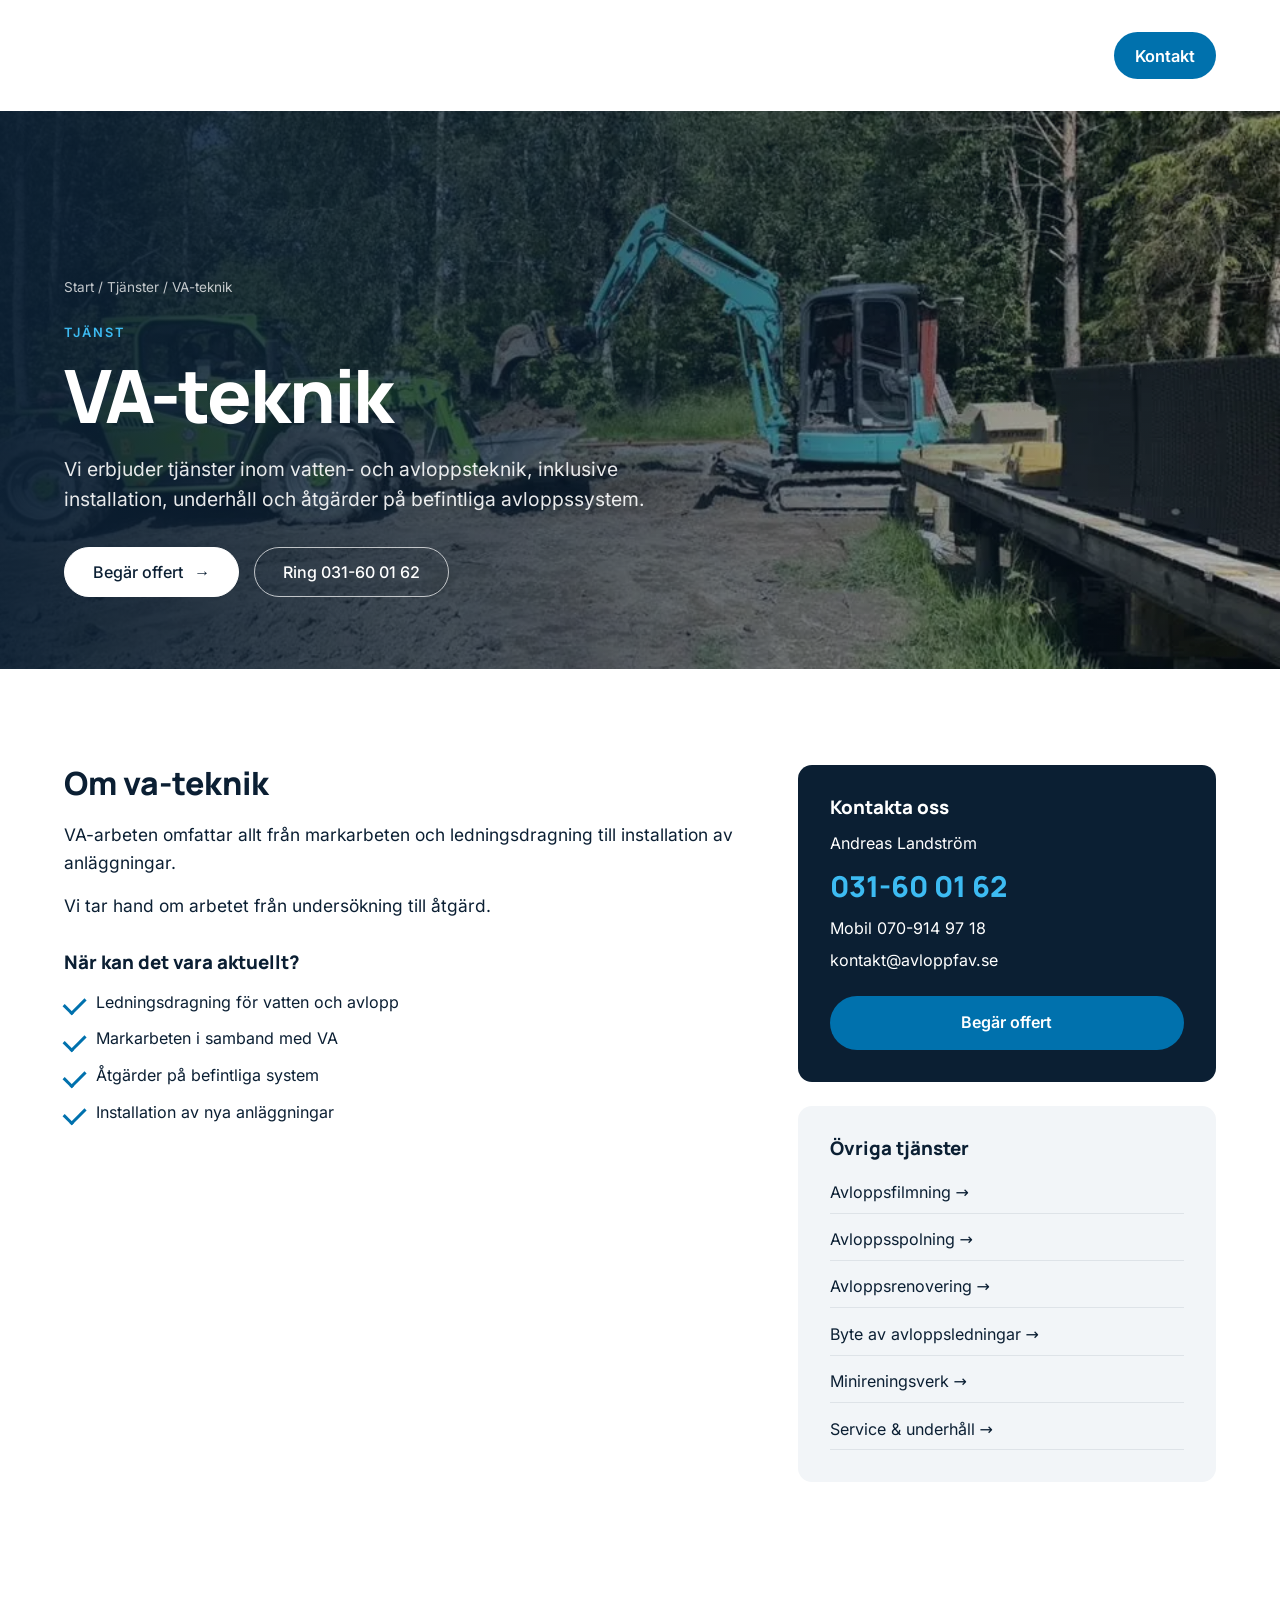
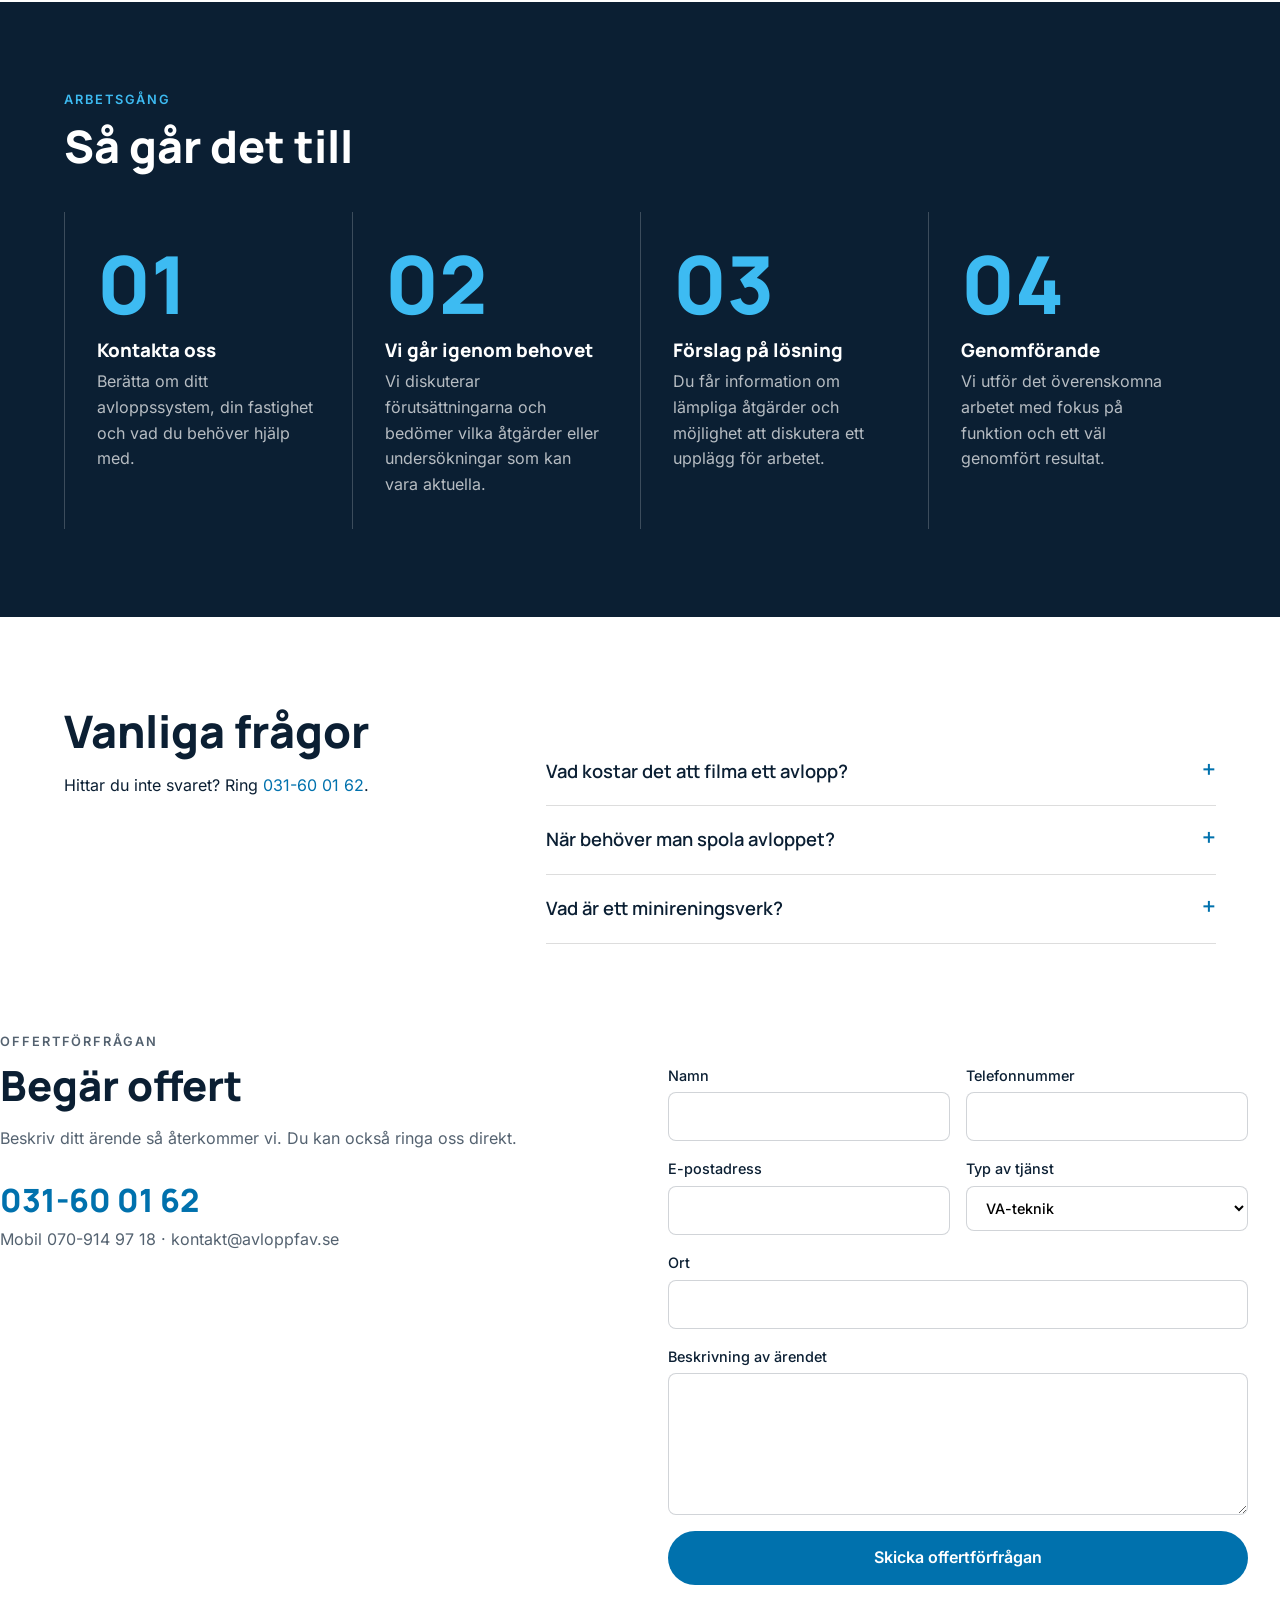
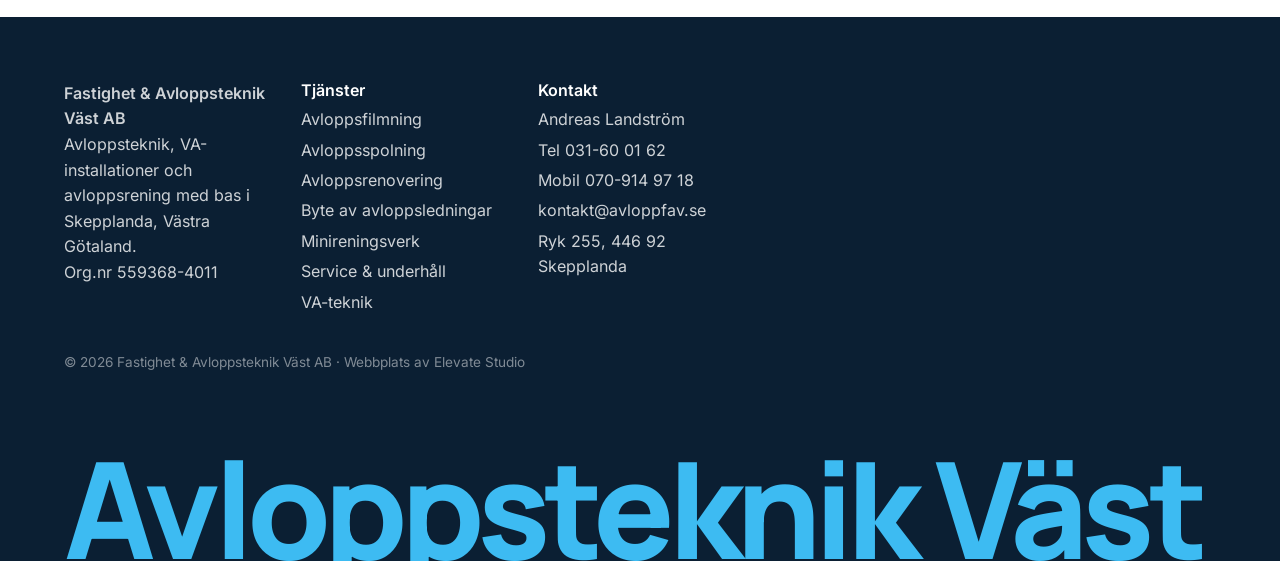
<file: tjanster/va-teknik.html>
<!doctype html><html lang="sv"><head><meta charset="utf-8"><meta name="viewport" content="width=device-width, initial-scale=1">
<title>VA-teknik – Fastighet & Avloppsteknik Väst AB</title><meta name="description" content="Vi erbjuder tjänster inom vatten- och avloppsteknik, inklusive installation, underhåll och åtgärder på befintliga avloppssystem.">
<link rel="preload" as="font" type="font/woff2" href="../assets/fonts/inter.woff2" crossorigin><style id="css">@font-face{font-family:Inter;font-style:normal;font-weight:400 600;font-display:swap;src:url(../assets/fonts/inter.woff2) format('woff2')}@font-face{font-family:Manrope;font-style:normal;font-weight:600 800;font-display:swap;src:url(../assets/fonts/manrope.woff2) format('woff2')}:root{--ink:#0b1f33;--accent:#00a3e0;--bg:#fff;--soft:#f2f5f8;--radius:14px}*{box-sizing:border-box;margin:0}body{font-family:Inter,system-ui,sans-serif;color:var(--ink);background:var(--bg);line-height:1.6}h1,h2,h3,.logo{font-family:Manrope,sans-serif;font-weight:800;line-height:1.15}a{color:inherit;text-decoration:none}img{max-width:100%;display:block}.demo-banner{position:fixed;inset:auto 0 0 0;z-index:100;background:#ffd400;color:#000;text-align:center;font-weight:600;padding:.5rem 1rem;font-size:.9rem}.site-header{position:fixed;top:0;left:0;right:0;z-index:50;display:flex;align-items:center;justify-content:space-between;padding:1.1rem 5vw;color:#fff;transition:.3s}.site-header.solid{background:#fff;color:var(--ink);box-shadow:0 2px 20px #0001;padding:.7rem 5vw}.logo{display:flex;gap:.5rem;align-items:center;font-size:1.4rem}.nav{display:flex;gap:2rem;align-items:center;font-weight:500}.burger{display:none;background:none;border:0;color:inherit;font-size:1.6rem}.btn{display:inline-block;background:var(--accent);color:#fff;padding:.9rem 1.6rem;border-radius:999px;font-weight:600;transition:transform .2s}.btn:hover{transform:translateY(-2px)}.btn-sm{padding:.5rem 1.1rem}.btn-outline{background:none;border:2px solid var(--ink);color:var(--ink)}.hero{position:relative;height:100vh;min-height:560px;display:flex;align-items:flex-end;color:#fff;overflow:hidden}.hero-media{position:absolute;inset:0;width:100%;height:100%;object-fit:cover}.hero-overlay{position:absolute;inset:0;background:linear-gradient(0deg,#0b1f33cc,#0b1f3322 60%)}.hero-content{position:relative;padding:0 5vw 14vh;max-width:900px}.hero h1{font-size:clamp(2.4rem,6vw,4.8rem);margin:.5rem 0 2rem}.eyebrow{text-transform:uppercase;letter-spacing:.15em;font-size:.8rem;font-weight:600;color:var(--accent)}.section{padding:7rem 5vw}.section h2,.split h2{font-size:clamp(1.8rem,4vw,2.8rem);margin-bottom:2.5rem}.grid-3{display:grid;grid-template-columns:repeat(auto-fit,minmax(260px,1fr));gap:1.5rem}.card{background:var(--soft);padding:2rem;border-radius:var(--radius)}.card h3{margin-bottom:.6rem}.stats{display:grid;grid-template-columns:repeat(auto-fit,minmax(180px,1fr));gap:2rem;background:var(--ink);color:#fff;padding:5rem 5vw;text-align:center}.count{font-family:Manrope;font-weight:800;font-size:3rem;color:var(--accent)}.project{position:relative;border-radius:var(--radius);overflow:hidden;aspect-ratio:4/5}.project img{width:100%;height:100%;object-fit:cover;transition:transform .6s}.project:hover img{transform:scale(1.06)}.project div{position:absolute;inset:auto 0 0 0;padding:1.5rem;color:#fff;background:linear-gradient(0deg,#000a,#0000)}.project span{font-size:.8rem;text-transform:uppercase;letter-spacing:.1em}.split{display:grid;grid-template-columns:1fr 1fr;gap:4rem;align-items:center;padding:7rem 5vw;background:var(--soft)}.split p{margin-bottom:1.5rem}.split img{border-radius:var(--radius)}.news{list-style:none;padding:0}.news li{display:flex;gap:2rem;padding:1.4rem 0;border-bottom:1px solid #0002}.news time{color:#0008;min-width:110px}.news a:hover{color:var(--accent)}.footer{display:grid;grid-template-columns:repeat(auto-fit,minmax(200px,1fr));gap:2rem;background:var(--ink);color:#fffc;padding:4rem 5vw 6rem}.footer a{display:block;margin:.3rem 0}.footer h4{color:#fff;margin-bottom:.5rem}.fine{grid-column:1/-1;font-size:.85rem;opacity:.6}.reveal{opacity:0;transform:translateY(30px);transition:opacity .8s,transform .8s}.reveal.visible{opacity:1;transform:none}@media (max-width:800px){.nav{display:none;position:absolute;top:100%;left:0;right:0;flex-direction:column;background:#fff;color:var(--ink);padding:1.5rem}.nav.open{display:flex}.burger{display:block}.split{grid-template-columns:1fr}}.hero{align-items:center}.hero-overlay{background:linear-gradient(90deg,#0b1f33f0 0%,#0b1f33aa 45%,#0b1f3322 100%),linear-gradient(0deg,#0b1f33cc,#0000 40%)}.hero-content{padding:0 5vw;max-width:1200px}.hero-title{font-size:clamp(3.2rem,11vw,9.5rem);line-height:.92;letter-spacing:-.04em;margin:1rem 0 1.5rem;text-transform:uppercase}.hero-title span{display:block}.hero-title .accent{color:transparent;-webkit-text-stroke:2px #fff}.hero-lead{font-size:clamp(1.05rem,1.6vw,1.35rem);max-width:560px;opacity:.9;margin-bottom:2.2rem}.hero-cta{display:flex;gap:1rem;flex-wrap:wrap}.btn-lg{padding:1.1rem 2rem;font-size:1.05rem}.btn-ghost{background:#fff1;border:2px solid #fff8;backdrop-filter:blur(6px)}.hero-in{opacity:0;transform:translateY(40px);animation:heroIn .9s cubic-bezier(.2,.7,.2,1) forwards;animation-delay:var(--d)}@keyframes heroIn{to{opacity:1;transform:none}}.scroll-cue{position:absolute;bottom:5.5rem;left:50%;width:28px;height:46px;border:2px solid #fffa;border-radius:20px;transform:translateX(-50%)}.scroll-cue span{position:absolute;left:50%;top:8px;width:4px;height:8px;margin-left:-2px;background:#fff;border-radius:2px;animation:cue 1.6s infinite}@keyframes cue{to{transform:translateY(16px);opacity:0}}@media (prefers-reduced-motion:reduce){.hero-in{animation:none;opacity:1;transform:none}}.hero-title .accent{color:var(--accent);-webkit-text-stroke:0}.hero-title{text-transform:none;letter-spacing:-.035em;font-size:clamp(2.8rem,8vw,7rem)}.demo-banner{display:none}.logo img{width:36px;height:36px;object-fit:contain}.site-header:not(.solid) .logo img{filter:brightness(0) invert(1)}.intro{max-width:640px;margin:-1.5rem 0 2.5rem;color:#0b1f33b3}.section .eyebrow{margin-bottom:.6rem}.project{aspect-ratio:3/4}.project p{font-size:.92rem;opacity:.85;margin-top:.4rem}.project div{background:linear-gradient(0deg,#000c 30%,#0000)}.card.wide{margin-top:1.5rem}.split-rev{background:#fff}.split h2{margin-bottom:1.2rem}.why{background:var(--ink);color:#fff;padding:6rem 5vw}.why h2{font-size:clamp(1.8rem,4vw,2.8rem);margin:.6rem 0 3rem}.why-grid{display:grid;grid-template-columns:repeat(auto-fit,minmax(220px,1fr));gap:2.5rem}.why-grid div{border-top:2px solid var(--accent);padding-top:1.2rem}.why-grid p{opacity:.75;margin-top:.5rem}.steps{list-style:none;padding:0;display:grid;grid-template-columns:repeat(auto-fit,minmax(220px,1fr));gap:2rem}.steps span{font-family:Manrope;font-weight:800;font-size:2.6rem;color:var(--accent);display:block;line-height:1}.steps h3{margin:.8rem 0 .4rem}.faq{max-width:900px;padding-top:2rem}.faq details{border-bottom:1px solid #0002;padding:1.2rem 0}.faq summary{cursor:pointer;font-family:Manrope;font-weight:600;font-size:1.15rem;list-style:none;display:flex;justify-content:space-between}.faq summary::after{content:"+";font-size:1.5rem;line-height:1;color:var(--accent)}.faq details[open] summary::after{content:"–"}.faq details p{margin-top:.8rem;color:#0b1f33c0}.contact{display:grid;grid-template-columns:1fr 1.1fr;gap:4rem;padding:7rem 5vw;background:var(--soft)}.contact h2{font-size:clamp(1.8rem,4vw,2.6rem);margin:.6rem 0 1rem}.contact dl{display:grid;grid-template-columns:auto 1fr;gap:.5rem 1.5rem;margin-top:2rem}.contact dt{font-weight:600}.contact dd{margin:0}.contact dd a:hover{color:var(--accent)}.form{display:grid;grid-template-columns:1fr 1fr;gap:1rem;background:#fff;padding:2rem;border-radius:var(--radius)}.form label{display:flex;flex-direction:column;gap:.35rem;font-size:.9rem;font-weight:500}.form input,.form select,.form textarea{font:inherit;padding:.75rem .9rem;border:1px solid #0b1f3330;border-radius:8px;background:#fff}.form input:focus,.form select:focus,.form textarea:focus{outline:2px solid var(--accent);border-color:transparent}.form .full{grid-column:1/-1}.form button{border:0;cursor:pointer;font:inherit;font-weight:600}.footer{padding-bottom:4rem}@media (max-width:800px){.contact{grid-template-columns:1fr}.form{grid-template-columns:1fr}}.sec{padding:5.5rem 5vw}.sec h2{font-size:clamp(1.8rem,4vw,2.8rem);margin-bottom:2.5rem}.sec.dark{background:var(--ink);color:#fff}.sec.soft{background:var(--soft)}.wB{display:grid;grid-template-columns:1fr 1fr;gap:3rem 5rem}.wB span{font-family:Manrope;font-weight:800;font-size:4rem;color:#0b1f3315;line-height:1;display:block}.wB h3{font-size:1.5rem;margin:-.6rem 0 .5rem}.wB,.wD,.wE,.sC,.sD,.sE,.hD .bar{grid-template-columns:1fr 1fr}.hE .coll{grid-template-columns:1fr}.hE img{height:220px}.oE .imgs{height:360px}.oE .imgs img{height:260px}}.mB{min-height:75vh;background:linear-gradient(90deg,#0b1f33f5,#0b1f3360),var(--img) center/cover;color:#fff;display:flex;align-items:center;padding:4rem 5vw}.mB div{max-width:620px}.mB h2{font-size:clamp(2rem,4.5vw,3.4rem);margin:.6rem 0 1rem}.mB p{margin-bottom:2rem;opacity:.9}.sD{list-style:none;padding:0;display:grid;grid-template-columns:repeat(4,1fr);gap:0}.sD li{padding:2rem;border-left:1px solid #fff3}.sD span{font-family:Manrope;font-weight:800;font-size:5rem;line-height:1;color:var(--accent)}.sD h3{margin:1rem 0 .5rem}.sD p{opacity:.7}.fB{display:grid;grid-template-columns:1fr 1.6fr;gap:4rem}.fB h2{margin-bottom:1rem}.ftE .giant{font-family:Manrope;font-weight:800;font-size:10.5vw;line-height:.8;letter-spacing:-.05em;margin-top:3rem;color:var(--accent);white-space:nowrap}.sec .eyebrow{margin-bottom:.6rem}.wB a,.fB a{color:var(--accent)}.mB{background-size:cover;background-position:center}.ftAE{overflow:hidden;padding-bottom:0}.ftAE .giant{grid-column:1/-1;margin-top:1rem;font-size:10.5vw}.offert{display:grid;grid-template-columns:1fr 1.2fr;gap:4rem;padding:6rem 5vw;background:var(--soft)}.offert h2{font-size:clamp(1.8rem,4vw,2.6rem);margin:.6rem 0 1rem}.offert .big{display:block;font-family:Manrope;font-weight:800;font-size:2rem;color:var(--accent);margin-top:1.5rem}@media (max-width:900px){.wB,.sD{grid-template-columns:1fr 1fr}.fB,.offert{grid-template-columns:1fr}}.ftAE .giant{font-family:Manrope;font-weight:800;font-size:10.5vw;line-height:.8;letter-spacing:-.05em;color:var(--accent);white-space:nowrap;margin:3rem 0 0}.mB{min-height:75vh;color:#fff;display:flex;align-items:center;padding:5rem 5vw}.mB>div{max-width:640px}.mB h2{font-size:clamp(2rem,4.5vw,3.4rem);margin:.6rem 0 1rem}.mB p{margin-bottom:2rem;opacity:.92}.hero-cta{align-items:center;gap:2rem}.hbtn{display:inline-flex;align-items:center;gap:1.2rem;background:var(--accent);color:#fff;font-family:Manrope;font-weight:800;font-size:1.05rem;padding:1.15rem 1.6rem 1.15rem 1.8rem;border-radius:2px;transition:background .2s}.hbtn span{display:inline-block;transition:transform .2s}.hbtn:hover{background:#fff;color:var(--ink)}.hbtn:hover span{transform:translateX(5px)}.hlink{color:#fff;font-weight:500;border-bottom:1px solid #ffffff80;padding-bottom:2px}.hlink:hover{border-color:#fff}.hbtn{border-radius:999px;padding:.45rem .45rem .45rem 1.6rem;gap:1rem;font-size:1rem;box-shadow:0 8px 24px #00a3e040}.hbtn span{display:grid;place-items:center;width:2.6rem;height:2.6rem;border-radius:50%;background:#fff;color:var(--accent);font-size:1.1rem}.hbtn:hover{background:#fff;color:var(--ink);box-shadow:0 8px 24px #0003}.hbtn:hover span{background:var(--accent);color:#fff;transform:translateX(3px) rotate(-45deg)}.hlink{display:inline-flex;align-items:center;gap:.6rem;border:1px solid #ffffff40;background:#ffffff14;backdrop-filter:blur(10px);-webkit-backdrop-filter:blur(10px);border-radius:999px;padding:.95rem 1.4rem;transition:.2s}.hlink::before{content:"";width:8px;height:8px;border-radius:50%;background:#3ddc84;box-shadow:0 0 0 4px #3ddc8433}.hlink:hover{background:#ffffff26;border-color:#ffffff80}.site-header{justify-content:flex-start;gap:3rem;padding:.9rem 5vw}.site-header.solid{padding:.6rem 5vw}.logo img{width:auto;height:64px;object-fit:contain;transition:height .3s}.site-header.solid .logo img{height:52px}.nav{gap:1.6rem;font-size:1rem}.nav .btn-sm{margin-left:.4rem}@media (max-width:800px){.site-header{justify-content:space-between}.logo img{height:48px}}.hero-cta{gap:.9rem}.hbtn,.hlink{display:inline-flex;align-items:center;gap:.7rem;border-radius:999px;padding:1rem 1.75rem;font-family:Inter,sans-serif;font-weight:500;font-size:1rem;line-height:1;box-shadow:none;backdrop-filter:none;-webkit-backdrop-filter:none;transition:background .2s,color .2s,border-color .2s}.hbtn{background:#fff;color:var(--ink);border:1px solid #fff}.hbtn span{width:auto;height:auto;background:none;color:inherit;border-radius:0;font-size:1rem;transition:transform .2s}.hbtn:hover{background:var(--accent);border-color:var(--accent);color:#fff;box-shadow:none}.hbtn:hover span{background:none;color:inherit;transform:translateX(4px)}.hlink{background:transparent;color:#fff;border:1px solid #ffffffb3}.hlink::before{content:none}.hlink:hover{background:#fff;color:var(--ink);border-color:#fff}:root{--wrap:1280px;--pad-y:clamp(4.5rem,9vw,8rem);--h2:clamp(2rem,3.6vw,3rem);--gap:clamp(1.25rem,2.5vw,2rem);--line:#0b1f331f}.wrap{max-width:var(--wrap);margin:0 auto;padding:0 5vw;box-sizing:content-box}@media (min-width:1500px){.wrap{padding:0 2rem}}.blk{padding:var(--pad-y) 0;background:#fff;color:var(--ink)}.blk.soft{background:var(--soft)}.blk.dark{background:var(--ink);color:#fff}.blk.img{background-size:cover;background-position:center;color:#fff;padding:calc(var(--pad-y)*1.25) 0}.blk h2{font-size:var(--h2);letter-spacing:-.025em;line-height:1.1;margin:0}.blk .eyebrow{margin:0 0 .9rem}.blk-head{display:grid;grid-template-columns:1fr 1fr;gap:var(--gap) 4rem;align-items:end;margin-bottom:clamp(2.5rem,5vw,4rem)}.blk-head>p{color:#0b1f33b3;font-size:1.08rem;max-width:520px;justify-self:end}.blk-head:only-child,.blk-head:has(>div:only-child){grid-template-columns:1fr}.num{display:block;font-family:Manrope;font-weight:800;font-size:clamp(2.6rem,4vw,3.6rem);line-height:1;color:var(--accent);margin-bottom:1.2rem}.site-header{justify-content:space-between;gap:2rem;padding:1.1rem 5vw;min-height:96px}.site-header.solid{padding:.7rem 5vw;min-height:80px}.logo img{height:76px}.site-header.solid .logo img{height:60px}.nav{gap:1.1rem;font-size:1.02rem}.nav>a,.nav .dd>a{padding:.35rem .25rem}.nav .btn-sm{margin-left:.6rem;padding:.65rem 1.3rem}.scroll-cue{display:none!important}.hero-videos{position:absolute;inset:0}.hero-videos .hero-media{opacity:0;transition:opacity .9s ease}.hero-videos .hero-media.on{opacity:1}.hero-content.wrap{position:relative;width:100%;padding-top:6rem;padding-bottom:0;max-width:var(--wrap)}.hero-dots{position:absolute;right:5vw;bottom:4.5rem;display:flex;gap:.5rem;z-index:2}.hero-dots button{width:28px;height:4px;border:0;border-radius:2px;background:#ffffff59;cursor:pointer;padding:0;transition:.3s}.hero-dots button.on{background:#fff;width:48px}.svc-grid{display:grid;grid-template-columns:repeat(3,1fr);gap:var(--gap)}.svc-card{display:flex;flex-direction:column}.svc-card .ph{border-radius:var(--radius);overflow:hidden;aspect-ratio:4/3;margin-bottom:1.3rem;background:var(--soft)}.svc-card img{width:100%;height:100%;object-fit:cover;transition:transform .6s}.svc-card:hover img{transform:scale(1.05)}.svc-card h3{font-size:1.3rem;margin-bottom:.5rem}.svc-card p{color:#0b1f33b3;font-size:.98rem;flex:1}.more{display:inline-block;margin-top:1rem;font-weight:600;color:var(--accent)}.svc-card:hover h3{color:var(--accent)}.svc-wide{display:flex;justify-content:space-between;align-items:center;gap:2rem;margin-top:calc(var(--gap)*1.5);padding:2rem 0 0;border-top:1px solid var(--line)}.svc-wide h3{font-size:1.3rem;margin-bottom:.4rem}.svc-wide p{color:#0b1f33b3;max-width:720px}.svc-wide .more{margin:0;white-space:nowrap}.about{display:grid;grid-template-columns:1.05fr 1fr;gap:clamp(3rem,6vw,6rem);align-items:center}.about-media{position:relative;aspect-ratio:1/1}.about-media img{position:absolute;object-fit:cover;border-radius:var(--radius)}.about-media .a1{inset:0 18% 22% 0;width:82%;height:78%}.about-media .a2{right:0;bottom:0;width:52%;height:52%;border:8px solid var(--soft);box-sizing:border-box}.about-media .badge{position:absolute;left:6%;bottom:6%;background:var(--accent);color:#fff;padding:1.1rem 1.4rem;border-radius:10px;display:flex;flex-direction:column}.about-media .badge strong{font-family:Manrope;font-size:1.35rem}.about-media .badge span{font-size:.85rem;opacity:.9}.about-text h2{margin-bottom:1.5rem}.about-text .big{font-size:1.25rem;line-height:1.5;font-weight:500;margin-bottom:1rem}.about-text p{color:#0b1f33c7;margin-bottom:1rem}.about-facts{display:grid;grid-template-columns:repeat(3,1fr);gap:1rem;margin:2rem 0;padding:1.5rem 0;border-top:1px solid var(--line);border-bottom:1px solid var(--line)}.about-facts dt{font-size:.75rem;text-transform:uppercase;letter-spacing:.12em;color:#0b1f3380;margin-bottom:.3rem}.about-facts dd{margin:0;font-family:Manrope;font-weight:800;font-size:1.05rem}.btn-line{font-weight:600;color:var(--ink);border-bottom:2px solid var(--accent);padding-bottom:3px}.btn-line:hover{color:var(--accent)}.num-grid{list-style:none;padding:0;margin:0;display:grid;grid-template-columns:repeat(4,1fr);gap:var(--gap)}.num-grid>*{padding-top:1.6rem;border-top:1px solid var(--line)}.num-grid h3{font-size:1.2rem;margin-bottom:.5rem}.num-grid p{color:#0b1f33b3;font-size:.98rem}.blk.dark .num-grid>*{border-color:#ffffff26}.blk.dark .num-grid p{color:#ffffffb3}.img-text{max-width:620px}.img-text h2{margin-bottom:1.2rem}.img-text p{opacity:.9;margin-bottom:2rem;font-size:1.08rem}.blk .fB{display:grid;grid-template-columns:1fr 1.6fr;gap:clamp(2rem,6vw,6rem)}.blk .fB header p{margin-top:1rem;color:#0b1f33b3}.blk .fB header a{color:var(--accent)}.blk .faq{max-width:none;padding:0}.blk .faq details:first-child{border-top:1px solid var(--line)}.offert{display:grid;grid-template-columns:1fr 1.15fr;gap:clamp(2rem,6vw,6rem);padding:0;background:none}.offert h2{margin-bottom:1rem}.offert>div>p{color:#0b1f33b3}.kdl{display:grid;grid-template-columns:auto 1fr;gap:.6rem 1.5rem;margin-top:2rem}.kdl dt{font-weight:600}.kdl dd{margin:0}.kdl a:hover{color:var(--accent)}.blk .form{box-shadow:0 1px 0 var(--line)}@media (max-width:900px){.blk-head,.about,.blk .fB,.offert{grid-template-columns:1fr}.blk-head>p{justify-self:start}.svc-grid{grid-template-columns:1fr 1fr}.num-grid{grid-template-columns:1fr 1fr}.svc-wide{flex-direction:column;align-items:flex-start}.site-header{min-height:72px}.logo img{height:54px}}@media (max-width:560px){.svc-grid,.num-grid,.about-facts{grid-template-columns:1fr}}.ft-h{font-size:1rem;font-family:Inter,sans-serif;font-weight:600;color:#fff;margin:0 0 .5rem}.hero-still{z-index:0}.hero-videos video{z-index:1}.logo img{width:auto}:root{--accent:#0071ad}.hero,.blk.dark,.blk.img,.footer,.page-hero,.why,.side-card:not(.light),.sec.dark{--accent:#3dbbf2}.hero .eyebrow,.page-hero .eyebrow{color:var(--accent)}.hbtn:hover{background:#3dbbf2;border-color:#3dbbf2;color:#0b1f33}.hero-in{animation:none;opacity:1;transform:none}img{height:auto}.facts span,.about-facts dt{color:#4b5b6b}.split img{aspect-ratio:4/3;object-fit:cover;width:100%}.gallery img{height:auto}.btn:not(.btn-outline):not(.btn-ghost):not(.btn-outline-light){background:#0071ad;color:#fff}.btn:not(.btn-outline):not(.btn-ghost):not(.btn-outline-light):hover{background:#005a8c}.site-header.always{position:sticky}.dd{position:relative}.dd-menu{display:none;position:absolute;top:100%;left:-1rem;background:#fff;color:var(--ink);min-width:240px;padding:.6rem 0;border-radius:10px;box-shadow:0 12px 40px #0b1f3322}.dd-menu a{display:block;padding:.5rem 1.2rem}.dd-menu a:hover{background:var(--soft);color:var(--accent)}.dd:hover .dd-menu,.dd:focus-within .dd-menu{display:block}.page-hero{position:relative;min-height:62vh;display:flex;align-items:flex-end;color:#fff;background-size:cover;background-position:center}.page-hero-in{padding:8rem 5vw 4.5rem;max-width:1000px}.page-hero h1{font-size:clamp(2.4rem,6vw,4.6rem);letter-spacing:-.03em;margin:.6rem 0 1rem}.page-hero .lead{font-size:clamp(1.05rem,1.5vw,1.3rem);max-width:640px;opacity:.9;margin-bottom:2rem}.crumbs{font-size:.85rem;opacity:.75;margin-bottom:1.5rem}.crumbs a:hover{color:var(--accent)}.svc{display:grid;grid-template-columns:1.6fr 1fr;gap:4rem;padding:6rem 5vw}.svc-main h2{font-size:2rem;margin-bottom:1.2rem}.svc-main p{margin-bottom:1rem;font-size:1.08rem}.svc-main h3{margin:2rem 0 1rem}.checks{list-style:none;padding:0;display:grid;gap:.7rem}.checks li{padding-left:2rem;position:relative}.checks li::before{content:"";position:absolute;left:0;top:.45em;width:1.1rem;height:.6rem;border-left:3px solid var(--accent);border-bottom:3px solid var(--accent);transform:rotate(-45deg)}.checks.cols{grid-template-columns:repeat(auto-fit,minmax(260px,1fr))}.side-card{background:var(--ink);color:#fff;padding:2rem;border-radius:var(--radius);display:flex;flex-direction:column;gap:.4rem;margin-bottom:1.5rem}.side-card h3{margin-bottom:.4rem}.side-card .big{font-family:Manrope;font-weight:800;font-size:1.8rem;color:var(--accent)}.side-card .btn{margin-top:1rem;text-align:center}.side-card.light{background:var(--soft);color:var(--ink)}.side-card.light a{padding:.45rem 0;border-bottom:1px solid #0b1f3315}.side-card.light a:hover{color:var(--accent)}.cta-band{display:flex;justify-content:space-between;align-items:center;gap:2rem;flex-wrap:wrap;background:var(--accent);color:#fff;padding:4rem 5vw}.cta-band h2{font-size:clamp(1.6rem,3vw,2.4rem)}.cta-band .btn{background:#fff;color:var(--ink)}.btn-outline-light{background:none!important;color:#fff!important;border:2px solid #fff}.svc-list{display:grid;gap:2rem}.svc-row{display:grid;grid-template-columns:380px 1fr;gap:2.5rem;align-items:center;padding-bottom:2rem;border-bottom:1px solid #0b1f3318}.svc-row img{border-radius:var(--radius);aspect-ratio:4/3;object-fit:cover;width:100%}.svc-row span{color:var(--accent);font-family:Manrope;font-weight:800}.svc-row h2{font-size:1.8rem;margin:.3rem 0 .6rem}.svc-row em{font-style:normal;font-weight:600;color:var(--accent);display:inline-block;margin-top:.8rem}.svc-row:hover h2{color:var(--accent)}.facts{display:grid;grid-template-columns:repeat(auto-fit,minmax(200px,1fr));border-top:2px solid var(--ink)}.facts div{padding:1.5rem 1.5rem 1.5rem 0}.facts span{display:block;font-size:.8rem;text-transform:uppercase;letter-spacing:.12em;color:#4b5b6b}.facts strong{font-family:Manrope;font-size:1.5rem}.gallery{display:grid;grid-template-columns:repeat(4,1fr);gap:.5rem;padding:0 5vw 6rem}.gallery img{aspect-ratio:1;object-fit:cover;border-radius:8px}.map{width:100%;height:280px;border:0;border-radius:var(--radius);margin-top:2rem}@media (max-width:900px){.svc,.svc-row{grid-template-columns:1fr}.gallery{grid-template-columns:repeat(2,1fr)}.dd-menu{position:static;box-shadow:none;display:block;padding:0 0 0 1rem}}</style><link rel="preload" as="image" href="../assets/img/arbete-maskiner-960.webp" fetchpriority="high"></head><body><header class="site-header solid always" id="header">
<a class="logo" href="../index.html"><img src="../assets/img/logo.webp" alt="Fastighet &amp; Avloppsteknik Väst AB" width="231" height="122"></a>
<nav class="nav" id="nav"><div class="dd"><a href="../tjanster.html">Tjänster ▾</a><div class="dd-menu"><a href="../tjanster/avloppsfilmning.html">Avloppsfilmning</a><a href="../tjanster/avloppsspolning.html">Avloppsspolning</a><a href="../tjanster/avloppsrenovering.html">Avloppsrenovering</a><a href="../tjanster/byte-av-avloppsledningar.html">Byte av avloppsledningar</a><a href="../tjanster/minireningsverk.html">Minireningsverk</a><a href="../tjanster/service-och-underhall.html">Service & underhåll</a><a href="../tjanster/va-teknik.html">VA-teknik</a></div></div>
<a href="../om-oss.html">Om oss</a><a href="../minireningsverk.html">Minireningsverk</a><a href="../vanliga-fragor.html">Frågor</a><a href="../kontakt.html" class="btn btn-sm">Kontakt</a></nav>
<button class="burger" id="burger" aria-label="Meny">☰</button></header><main id="main"><section class="page-hero" style="background-image:linear-gradient(90deg,#0b1f33f2,#0b1f3399 55%,#0b1f3340),url(../assets/img/arbete-maskiner-960.webp)"><div class="page-hero-in">
<nav class="crumbs"><a href="../index.html">Start</a> / <a href="../tjanster.html">Tjänster</a> / VA-teknik</nav><p class="eyebrow">Tjänst</p><h1>VA-teknik</h1><p class="lead">Vi erbjuder tjänster inom vatten- och avloppsteknik, inklusive installation, underhåll och åtgärder på befintliga avloppssystem.</p>
<div class="hero-cta"><a href="#offert" class="hbtn">Begär offert <span>→</span></a><a href="tel:+4631600162" class="hlink">Ring 031-60 01 62</a></div></div></section><section class="svc"><article class="svc-main reveal"><h2>Om va-teknik</h2><p>VA-arbeten omfattar allt från markarbeten och ledningsdragning till installation av anläggningar.</p><p>Vi tar hand om arbetet från undersökning till åtgärd.</p>
<h3>När kan det vara aktuellt?</h3><ul class="checks"><li>Ledningsdragning för vatten och avlopp</li><li>Markarbeten i samband med VA</li><li>Åtgärder på befintliga system</li><li>Installation av nya anläggningar</li></ul></article>
<aside class="svc-side reveal"><div class="side-card"><h3>Kontakta oss</h3><p>Andreas Landström</p><a class="big" href="tel:+4631600162">031-60 01 62</a><a href="tel:+46709149718">Mobil 070-914 97 18</a><a href="mailto:kontakt@avloppfav.se">kontakt@avloppfav.se</a><a href="../kontakt.html" class="btn full">Begär offert</a></div>
<div class="side-card light"><h3>Övriga tjänster</h3><a href="avloppsfilmning.html">Avloppsfilmning →</a><a href="avloppsspolning.html">Avloppsspolning →</a><a href="avloppsrenovering.html">Avloppsrenovering →</a><a href="byte-av-avloppsledningar.html">Byte av avloppsledningar →</a><a href="minireningsverk.html">Minireningsverk →</a><a href="service-och-underhall.html">Service & underhåll →</a></div></aside></section>
<section class="sec dark"><p class="eyebrow">Arbetsgång</p><h2>Så går det till</h2><ol class="sD"><li class="reveal"><span>01</span><h3>Kontakta oss</h3><p>Berätta om ditt avloppssystem, din fastighet och vad du behöver hjälp med.</p></li><li class="reveal"><span>02</span><h3>Vi går igenom behovet</h3><p>Vi diskuterar förutsättningarna och bedömer vilka åtgärder eller undersökningar som kan vara aktuella.</p></li><li class="reveal"><span>03</span><h3>Förslag på lösning</h3><p>Du får information om lämpliga åtgärder och möjlighet att diskutera ett upplägg för arbetet.</p></li><li class="reveal"><span>04</span><h3>Genomförande</h3><p>Vi utför det överenskomna arbetet med fokus på funktion och ett väl genomfört resultat.</p></li></ol></section>
<section class="sec"><div class="fB"><div><h2>Vanliga frågor</h2><p>Hittar du inte svaret? Ring <a href="tel:+4631600162">031-60 01 62</a>.</p></div><div class="faq"><details><summary>Vad kostar det att filma ett avlopp?</summary><p>Priset beror bland annat på ledningarnas omfattning och förutsättningarna på platsen. Kontakta oss för att beskriva ditt behov och få information om kostnaden.</p></details><details><summary>När behöver man spola avloppet?</summary><p>Avloppsspolning kan vara aktuellt vid återkommande stopp, långsam avrinning eller som en del av förebyggande underhåll.</p></details><details><summary>Vad är ett minireningsverk?</summary><p>Ett minireningsverk är en anläggning som renar avloppsvatten från exempelvis en fastighet som saknar kommunal avloppsanslutning.</p></details></div></div></section><section class="offert" id="offert"><div><p class="eyebrow">Offertförfrågan</p><h2>Begär offert</h2><p>Beskriv ditt ärende så återkommer vi. Du kan också ringa oss direkt.</p><a class="big" href="tel:+4631600162">031-60 01 62</a><p>Mobil 070-914 97 18 · <a href="mailto:kontakt@avloppfav.se">kontakt@avloppfav.se</a></p></div><form class="form" data-mailto="kontakt@avloppfav.se">
<label>Namn<input name="Namn" required></label><label>Telefonnummer<input name="Telefon" type="tel"></label>
<label>E-postadress<input name="E-post" type="email" required></label><label>Typ av tjänst<select name="Tjänst"><option value="">Välj tjänst</option><option>Avloppsfilmning</option><option>Avloppsspolning</option><option>Avloppsrenovering</option><option>Byte av avloppsledningar</option><option>Minireningsverk</option><option>Service & underhåll</option><option selected>VA-teknik</option><option>Övrigt</option></select></label>
<label class="full">Ort<input name="Ort"></label><label class="full">Beskrivning av ärendet<textarea name="Beskrivning" rows="5"></textarea></label>
<button class="btn full" type="submit">Skicka offertförfrågan</button></form></section></main><footer class="footer ftAE"><div><strong>Fastighet &amp; Avloppsteknik Väst AB</strong><p>Avloppsteknik, VA-installationer och avloppsrening med bas i Skepplanda, Västra Götaland.</p><p>Org.nr 559368-4011</p></div>
<div><h2 class="ft-h">Tjänster</h2><a href="../tjanster/avloppsfilmning.html">Avloppsfilmning</a><a href="../tjanster/avloppsspolning.html">Avloppsspolning</a><a href="../tjanster/avloppsrenovering.html">Avloppsrenovering</a><a href="../tjanster/byte-av-avloppsledningar.html">Byte av avloppsledningar</a><a href="../tjanster/minireningsverk.html">Minireningsverk</a><a href="../tjanster/service-och-underhall.html">Service & underhåll</a><a href="../tjanster/va-teknik.html">VA-teknik</a></div>
<div><h2 class="ft-h">Kontakt</h2><p>Andreas Landström</p><a href="tel:+4631600162">Tel 031-60 01 62</a><a href="tel:+46709149718">Mobil 070-914 97 18</a><a href="mailto:kontakt@avloppfav.se">kontakt@avloppfav.se</a><p>Ryk 255, 446 92 Skepplanda</p></div>
<p class="fine">© 2026 Fastighet &amp; Avloppsteknik Väst AB · Webbplats av Elevate Studio</p><div class="giant">Avloppsteknik Väst</div></footer>
<script src="../script.js"></script></body></html>
</file>
<file: style.css>
/* Designtokens */
:root{--ink:#0b1f33;--accent:#00a3e0;--bg:#fff;--soft:#f2f5f8;--radius:14px}
*{box-sizing:border-box;margin:0}
body{font-family:Inter,system-ui,sans-serif;color:var(--ink);background:var(--bg);line-height:1.6}
h1,h2,h3,.logo{font-family:Manrope,sans-serif;font-weight:800;line-height:1.15}
a{color:inherit;text-decoration:none}
img{max-width:100%;display:block}
.demo-banner{position:fixed;inset:auto 0 0 0;z-index:100;background:#ffd400;color:#000;text-align:center;font-weight:600;padding:.5rem 1rem;font-size:.9rem}
.site-header{position:fixed;top:0;left:0;right:0;z-index:50;display:flex;align-items:center;justify-content:space-between;padding:1.1rem 5vw;color:#fff;transition:.3s}
.site-header.solid{background:#fff;color:var(--ink);box-shadow:0 2px 20px #0001;padding:.7rem 5vw}
.logo{display:flex;gap:.5rem;align-items:center;font-size:1.4rem}
.nav{display:flex;gap:2rem;align-items:center;font-weight:500}
.burger{display:none;background:none;border:0;color:inherit;font-size:1.6rem}
.btn{display:inline-block;background:var(--accent);color:#fff;padding:.9rem 1.6rem;border-radius:999px;font-weight:600;transition:transform .2s}
.btn:hover{transform:translateY(-2px)}
.btn-sm{padding:.5rem 1.1rem}
.btn-outline{background:none;border:2px solid var(--ink);color:var(--ink)}
.hero{position:relative;height:100vh;min-height:560px;display:flex;align-items:flex-end;color:#fff;overflow:hidden}
.hero-media{position:absolute;inset:0;width:100%;height:100%;object-fit:cover}
.hero-overlay{position:absolute;inset:0;background:linear-gradient(0deg,#0b1f33cc,#0b1f3322 60%)}
.hero-content{position:relative;padding:0 5vw 14vh;max-width:900px}
.hero h1{font-size:clamp(2.4rem,6vw,4.8rem);margin:.5rem 0 2rem}
.eyebrow{text-transform:uppercase;letter-spacing:.15em;font-size:.8rem;font-weight:600;color:var(--accent)}
.section{padding:7rem 5vw}
.section h2,.split h2{font-size:clamp(1.8rem,4vw,2.8rem);margin-bottom:2.5rem}
.grid-3{display:grid;grid-template-columns:repeat(auto-fit,minmax(260px,1fr));gap:1.5rem}
.card{background:var(--soft);padding:2rem;border-radius:var(--radius)}
.card h3{margin-bottom:.6rem}
.stats{display:grid;grid-template-columns:repeat(auto-fit,minmax(180px,1fr));gap:2rem;background:var(--ink);color:#fff;padding:5rem 5vw;text-align:center}
.count{font-family:Manrope;font-weight:800;font-size:3rem;color:var(--accent)}
.project{position:relative;border-radius:var(--radius);overflow:hidden;aspect-ratio:4/5}
.project img{width:100%;height:100%;object-fit:cover;transition:transform .6s}
.project:hover img{transform:scale(1.06)}
.project div{position:absolute;inset:auto 0 0 0;padding:1.5rem;color:#fff;background:linear-gradient(0deg,#000a,#0000)}
.project span{font-size:.8rem;text-transform:uppercase;letter-spacing:.1em}
.split{display:grid;grid-template-columns:1fr 1fr;gap:4rem;align-items:center;padding:7rem 5vw;background:var(--soft)}
.split p{margin-bottom:1.5rem}
.split img{border-radius:var(--radius)}
.news{list-style:none;padding:0}
.news li{display:flex;gap:2rem;padding:1.4rem 0;border-bottom:1px solid #0002}
.news time{color:#0008;min-width:110px}
.news a:hover{color:var(--accent)}
.footer{display:grid;grid-template-columns:repeat(auto-fit,minmax(200px,1fr));gap:2rem;background:var(--ink);color:#fffc;padding:4rem 5vw 6rem}
.footer a{display:block;margin:.3rem 0}
.footer h4{color:#fff;margin-bottom:.5rem}
.fine{grid-column:1/-1;font-size:.85rem;opacity:.6}
/* Scroll-animation */
.reveal{opacity:0;transform:translateY(30px);transition:opacity .8s,transform .8s}
.reveal.visible{opacity:1;transform:none}
@media (max-width:800px){
  .nav{display:none;position:absolute;top:100%;left:0;right:0;flex-direction:column;background:#fff;color:var(--ink);padding:1.5rem}
  .nav.open{display:flex}
  .burger{display:block}
  .split{grid-template-columns:1fr}
}

/* === Fet hero === */
.hero{align-items:center}
.hero-overlay{background:linear-gradient(90deg,#0b1f33f0 0%,#0b1f33aa 45%,#0b1f3322 100%),linear-gradient(0deg,#0b1f33cc,#0000 40%)}
.hero-content{padding:0 5vw;max-width:1200px}
.hero-title{font-size:clamp(3.2rem,11vw,9.5rem);line-height:.92;letter-spacing:-.04em;margin:1rem 0 1.5rem;text-transform:uppercase}
.hero-title span{display:block}
.hero-title .accent{color:transparent;-webkit-text-stroke:2px #fff}
.hero-lead{font-size:clamp(1.05rem,1.6vw,1.35rem);max-width:560px;opacity:.9;margin-bottom:2.2rem}
.hero-cta{display:flex;gap:1rem;flex-wrap:wrap}
.btn-lg{padding:1.1rem 2rem;font-size:1.05rem}
.btn-ghost{background:#fff1;border:2px solid #fff8;backdrop-filter:blur(6px)}
.hero-in{opacity:0;transform:translateY(40px);animation:heroIn .9s cubic-bezier(.2,.7,.2,1) forwards;animation-delay:var(--d)}
@keyframes heroIn{to{opacity:1;transform:none}}
.scroll-cue{position:absolute;bottom:5.5rem;left:50%;width:28px;height:46px;border:2px solid #fffa;border-radius:20px;transform:translateX(-50%)}
.scroll-cue span{position:absolute;left:50%;top:8px;width:4px;height:8px;margin-left:-2px;background:#fff;border-radius:2px;animation:cue 1.6s infinite}
@keyframes cue{to{transform:translateY(16px);opacity:0}}
@media (prefers-reduced-motion:reduce){.hero-in{animation:none;opacity:1;transform:none}}

/* === Avloppsteknik Väst: rättningar och nya sektioner === */
/* Ersätter den tunna konturfonten med solid accentfärg */
.hero-title .accent{color:var(--accent);-webkit-text-stroke:0}
.hero-title{text-transform:none;letter-spacing:-.035em;font-size:clamp(2.8rem,8vw,7rem)}
.demo-banner{display:none}
.logo img{width:36px;height:36px;object-fit:contain}
.site-header:not(.solid) .logo img{filter:brightness(0) invert(1)}
.intro{max-width:640px;margin:-1.5rem 0 2.5rem;color:#0b1f33b3}
.section .eyebrow{margin-bottom:.6rem}
.project{aspect-ratio:3/4}
.project p{font-size:.92rem;opacity:.85;margin-top:.4rem}
.project div{background:linear-gradient(0deg,#000c 30%,#0000)}
.card.wide{margin-top:1.5rem}
.split-rev{background:#fff}
.split h2{margin-bottom:1.2rem}
.why{background:var(--ink);color:#fff;padding:6rem 5vw}
.why h2{font-size:clamp(1.8rem,4vw,2.8rem);margin:.6rem 0 3rem}
.why-grid{display:grid;grid-template-columns:repeat(auto-fit,minmax(220px,1fr));gap:2.5rem}
.why-grid div{border-top:2px solid var(--accent);padding-top:1.2rem}
.why-grid p{opacity:.75;margin-top:.5rem}
.steps{list-style:none;padding:0;display:grid;grid-template-columns:repeat(auto-fit,minmax(220px,1fr));gap:2rem}
.steps span{font-family:Manrope;font-weight:800;font-size:2.6rem;color:var(--accent);display:block;line-height:1}
.steps h3{margin:.8rem 0 .4rem}
.faq{max-width:900px;padding-top:2rem}
.faq details{border-bottom:1px solid #0002;padding:1.2rem 0}
.faq summary{cursor:pointer;font-family:Manrope;font-weight:600;font-size:1.15rem;list-style:none;display:flex;justify-content:space-between}
.faq summary::after{content:"+";font-size:1.5rem;line-height:1;color:var(--accent)}
.faq details[open] summary::after{content:"–"}
.faq details p{margin-top:.8rem;color:#0b1f33c0}
.contact{display:grid;grid-template-columns:1fr 1.1fr;gap:4rem;padding:7rem 5vw;background:var(--soft)}
.contact h2{font-size:clamp(1.8rem,4vw,2.6rem);margin:.6rem 0 1rem}
.contact dl{display:grid;grid-template-columns:auto 1fr;gap:.5rem 1.5rem;margin-top:2rem}
.contact dt{font-weight:600}
.contact dd{margin:0}
.contact dd a:hover{color:var(--accent)}
.form{display:grid;grid-template-columns:1fr 1fr;gap:1rem;background:#fff;padding:2rem;border-radius:var(--radius)}
.form label{display:flex;flex-direction:column;gap:.35rem;font-size:.9rem;font-weight:500}
.form input,.form select,.form textarea{font:inherit;padding:.75rem .9rem;border:1px solid #0b1f3330;border-radius:8px;background:#fff}
.form input:focus,.form select:focus,.form textarea:focus{outline:2px solid var(--accent);border-color:transparent}
.form .full{grid-column:1/-1}
.form button{border:0;cursor:pointer;font:inherit;font-weight:600}
.footer{padding-bottom:4rem}
@media (max-width:800px){.contact{grid-template-columns:1fr}.form{grid-template-columns:1fr}}

/* === Valda varianter: Varför B, Mini B, Steg D, FAQ B, Footer A+E === */
.sec{padding:5.5rem 5vw}.sec h2{font-size:clamp(1.8rem,4vw,2.8rem);margin-bottom:2.5rem}
.sec.dark{background:var(--ink);color:#fff}.sec.soft{background:var(--soft)}
.wB{display:grid;grid-template-columns:1fr 1fr;gap:3rem 5rem}.wB span{font-family:Manrope;font-weight:800;font-size:4rem;color:#0b1f3315;line-height:1;display:block}
.wB h3{font-size:1.5rem;margin:-.6rem 0 .5rem}
.wB,.wD,.wE,.sC,.sD,.sE,.hD .bar{grid-template-columns:1fr 1fr}.hE .coll{grid-template-columns:1fr}.hE img{height:220px}.oE .imgs{height:360px}.oE .imgs img{height:260px}}
.mB{min-height:75vh;background:linear-gradient(90deg,#0b1f33f5,#0b1f3360),var(--img) center/cover;color:#fff;display:flex;align-items:center;padding:4rem 5vw}
.mB div{max-width:620px}.mB h2{font-size:clamp(2rem,4.5vw,3.4rem);margin:.6rem 0 1rem}.mB p{margin-bottom:2rem;opacity:.9}
.sD{list-style:none;padding:0;display:grid;grid-template-columns:repeat(4,1fr);gap:0}.sD li{padding:2rem;border-left:1px solid #fff3}
.sD span{font-family:Manrope;font-weight:800;font-size:5rem;line-height:1;color:var(--accent)}.sD h3{margin:1rem 0 .5rem}.sD p{opacity:.7}
.fB{display:grid;grid-template-columns:1fr 1.6fr;gap:4rem}.fB h2{margin-bottom:1rem}
.ftE .giant{font-family:Manrope;font-weight:800;font-size:10.5vw;line-height:.8;letter-spacing:-.05em;margin-top:3rem;color:var(--accent);white-space:nowrap}
.sec .eyebrow{margin-bottom:.6rem}
.wB a,.fB a{color:var(--accent)}
.mB{background-size:cover;background-position:center}
.ftAE{overflow:hidden;padding-bottom:0}
.ftAE .giant{grid-column:1/-1;margin-top:1rem;font-size:10.5vw}
.offert{display:grid;grid-template-columns:1fr 1.2fr;gap:4rem;padding:6rem 5vw;background:var(--soft)}
.offert h2{font-size:clamp(1.8rem,4vw,2.6rem);margin:.6rem 0 1rem}
.offert .big{display:block;font-family:Manrope;font-weight:800;font-size:2rem;color:var(--accent);margin-top:1.5rem}
@media (max-width:900px){.wB,.sD{grid-template-columns:1fr 1fr}.fB,.offert{grid-template-columns:1fr}}
.ftAE .giant{font-family:Manrope;font-weight:800;font-size:10.5vw;line-height:.8;letter-spacing:-.05em;color:var(--accent);white-space:nowrap;margin:3rem 0 0}
.mB{min-height:75vh;color:#fff;display:flex;align-items:center;padding:5rem 5vw}
.mB>div{max-width:640px}
.mB h2{font-size:clamp(2rem,4.5vw,3.4rem);margin:.6rem 0 1rem}
.mB p{margin-bottom:2rem;opacity:.92}

/* Heroknappar: rak, solid knapp + textlänk */
.hero-cta{align-items:center;gap:2rem}
.hbtn{display:inline-flex;align-items:center;gap:1.2rem;background:var(--accent);color:#fff;font-family:Manrope;font-weight:800;font-size:1.05rem;padding:1.15rem 1.6rem 1.15rem 1.8rem;border-radius:2px;transition:background .2s}
.hbtn span{display:inline-block;transition:transform .2s}
.hbtn:hover{background:#fff;color:var(--ink)}
.hbtn:hover span{transform:translateX(5px)}
.hlink{color:#fff;font-weight:500;border-bottom:1px solid #ffffff80;padding-bottom:2px}
.hlink:hover{border-color:#fff}

/* Heroknappar v3: rundade, moderna – pil i cirkel + glas-knapp */
.hbtn{border-radius:999px;padding:.45rem .45rem .45rem 1.6rem;gap:1rem;font-size:1rem;box-shadow:0 8px 24px #00a3e040}
.hbtn span{display:grid;place-items:center;width:2.6rem;height:2.6rem;border-radius:50%;background:#fff;color:var(--accent);font-size:1.1rem}
.hbtn:hover{background:#fff;color:var(--ink);box-shadow:0 8px 24px #0003}
.hbtn:hover span{background:var(--accent);color:#fff;transform:translateX(3px) rotate(-45deg)}
.hlink{display:inline-flex;align-items:center;gap:.6rem;border:1px solid #ffffff40;background:#ffffff14;backdrop-filter:blur(10px);-webkit-backdrop-filter:blur(10px);border-radius:999px;padding:.95rem 1.4rem;transition:.2s}
.hlink::before{content:"";width:8px;height:8px;border-radius:50%;background:#3ddc84;box-shadow:0 0 0 4px #3ddc8433}
.hlink:hover{background:#ffffff26;border-color:#ffffff80}

/* Navbar: bara logga, större, tätare */
.site-header{justify-content:flex-start;gap:3rem;padding:.9rem 5vw}
.site-header.solid{padding:.6rem 5vw}
.logo img{width:auto;height:64px;object-fit:contain;transition:height .3s}
.site-header.solid .logo img{height:52px}
.nav{gap:1.6rem;font-size:1rem}
.nav .btn-sm{margin-left:.4rem}
@media (max-width:800px){.site-header{justify-content:space-between}.logo img{height:48px}}

/* Heroknappar v4: rundade, stramt och enkelt */
.hero-cta{gap:.9rem}
.hbtn,.hlink{display:inline-flex;align-items:center;gap:.7rem;border-radius:999px;padding:1rem 1.75rem;font-family:Inter,sans-serif;font-weight:500;font-size:1rem;line-height:1;box-shadow:none;backdrop-filter:none;-webkit-backdrop-filter:none;transition:background .2s,color .2s,border-color .2s}
.hbtn{background:#fff;color:var(--ink);border:1px solid #fff}
.hbtn span{width:auto;height:auto;background:none;color:inherit;border-radius:0;font-size:1rem;transition:transform .2s}
.hbtn:hover{background:var(--accent);border-color:var(--accent);color:#fff;box-shadow:none}
.hbtn:hover span{background:none;color:inherit;transform:translateX(4px)}
.hlink{background:transparent;color:#fff;border:1px solid #ffffffb3}
.hlink::before{content:none}
.hlink:hover{background:#fff;color:var(--ink);border-color:#fff}

/* ================================================================
   ENHETLIGT SEKTIONSSYSTEM (v5)
   Alla sektioner: samma luft, samma rubrikstorlek, samma bredd.
   Rytm: vit → grå → vit → bild → mörk → vit → grå → footer
   ================================================================ */
:root{--wrap:1280px;--pad-y:clamp(4.5rem,9vw,8rem);--h2:clamp(2rem,3.6vw,3rem);--gap:clamp(1.25rem,2.5vw,2rem);--line:#0b1f331f}
.wrap{max-width:var(--wrap);margin:0 auto;padding:0 5vw;box-sizing:content-box}
@media (min-width:1500px){.wrap{padding:0 2rem}}
.blk{padding:var(--pad-y) 0;background:#fff;color:var(--ink)}
.blk.soft{background:var(--soft)}
.blk.dark{background:var(--ink);color:#fff}
.blk.img{background-size:cover;background-position:center;color:#fff;padding:calc(var(--pad-y)*1.25) 0}
.blk h2{font-size:var(--h2);letter-spacing:-.025em;line-height:1.1;margin:0}
.blk .eyebrow{margin:0 0 .9rem}
.blk-head{display:grid;grid-template-columns:1fr 1fr;gap:var(--gap) 4rem;align-items:end;margin-bottom:clamp(2.5rem,5vw,4rem)}
.blk-head>p{color:#0b1f33b3;font-size:1.08rem;max-width:520px;justify-self:end}
.blk-head:only-child,.blk-head:has(>div:only-child){grid-template-columns:1fr}
.num{display:block;font-family:Manrope;font-weight:800;font-size:clamp(2.6rem,4vw,3.6rem);line-height:1;color:var(--accent);margin-bottom:1.2rem}

/* Navbar: större, logga vänster, meny höger tätt ihop */
.site-header{justify-content:space-between;gap:2rem;padding:1.1rem 5vw;min-height:96px}
.site-header.solid{padding:.7rem 5vw;min-height:80px}
.logo img{height:76px}
.site-header.solid .logo img{height:60px}
.nav{gap:1.1rem;font-size:1.02rem}
.nav>a,.nav .dd>a{padding:.35rem .25rem}
.nav .btn-sm{margin-left:.6rem;padding:.65rem 1.3rem}
.scroll-cue{display:none!important}

/* Hero med flera klipp */
.hero-videos{position:absolute;inset:0}
.hero-videos .hero-media{opacity:0;transition:opacity .9s ease}
.hero-videos .hero-media.on{opacity:1}
.hero-content.wrap{position:relative;width:100%;padding-top:6rem;padding-bottom:0;max-width:var(--wrap)}
.hero-dots{position:absolute;right:5vw;bottom:4.5rem;display:flex;gap:.5rem;z-index:2}
.hero-dots button{width:28px;height:4px;border:0;border-radius:2px;background:#ffffff59;cursor:pointer;padding:0;transition:.3s}
.hero-dots button.on{background:#fff;width:48px}

/* Tjänster */
.svc-grid{display:grid;grid-template-columns:repeat(3,1fr);gap:var(--gap)}
.svc-card{display:flex;flex-direction:column}
.svc-card .ph{border-radius:var(--radius);overflow:hidden;aspect-ratio:4/3;margin-bottom:1.3rem;background:var(--soft)}
.svc-card img{width:100%;height:100%;object-fit:cover;transition:transform .6s}
.svc-card:hover img{transform:scale(1.05)}
.svc-card h3{font-size:1.3rem;margin-bottom:.5rem}
.svc-card p{color:#0b1f33b3;font-size:.98rem;flex:1}
.more{display:inline-block;margin-top:1rem;font-weight:600;color:var(--accent)}
.svc-card:hover h3{color:var(--accent)}
.svc-wide{display:flex;justify-content:space-between;align-items:center;gap:2rem;margin-top:calc(var(--gap)*1.5);padding:2rem 0 0;border-top:1px solid var(--line)}
.svc-wide h3{font-size:1.3rem;margin-bottom:.4rem}.svc-wide p{color:#0b1f33b3;max-width:720px}.svc-wide .more{margin:0;white-space:nowrap}

/* Om oss */
.about{display:grid;grid-template-columns:1.05fr 1fr;gap:clamp(3rem,6vw,6rem);align-items:center}
.about-media{position:relative;aspect-ratio:1/1}
.about-media img{position:absolute;object-fit:cover;border-radius:var(--radius)}
.about-media .a1{inset:0 18% 22% 0;width:82%;height:78%}
.about-media .a2{right:0;bottom:0;width:52%;height:52%;border:8px solid var(--soft);box-sizing:border-box}
.about-media .badge{position:absolute;left:6%;bottom:6%;background:var(--accent);color:#fff;padding:1.1rem 1.4rem;border-radius:10px;display:flex;flex-direction:column}
.about-media .badge strong{font-family:Manrope;font-size:1.35rem}.about-media .badge span{font-size:.85rem;opacity:.9}
.about-text h2{margin-bottom:1.5rem}
.about-text .big{font-size:1.25rem;line-height:1.5;font-weight:500;margin-bottom:1rem}
.about-text p{color:#0b1f33c7;margin-bottom:1rem}
.about-facts{display:grid;grid-template-columns:repeat(3,1fr);gap:1rem;margin:2rem 0;padding:1.5rem 0;border-top:1px solid var(--line);border-bottom:1px solid var(--line)}
.about-facts dt{font-size:.75rem;text-transform:uppercase;letter-spacing:.12em;color:#0b1f3380;margin-bottom:.3rem}
.about-facts dd{margin:0;font-family:Manrope;font-weight:800;font-size:1.05rem}
.btn-line{font-weight:600;color:var(--ink);border-bottom:2px solid var(--accent);padding-bottom:3px}
.btn-line:hover{color:var(--accent)}

/* Nummerrutnät (Varför + Arbetsgång) */
.num-grid{list-style:none;padding:0;margin:0;display:grid;grid-template-columns:repeat(4,1fr);gap:var(--gap)}
.num-grid>*{padding-top:1.6rem;border-top:1px solid var(--line)}
.num-grid h3{font-size:1.2rem;margin-bottom:.5rem}
.num-grid p{color:#0b1f33b3;font-size:.98rem}
.blk.dark .num-grid>*{border-color:#ffffff26}
.blk.dark .num-grid p{color:#ffffffb3}

/* Bildsektion */
.img-text{max-width:620px}
.img-text h2{margin-bottom:1.2rem}
.img-text p{opacity:.9;margin-bottom:2rem;font-size:1.08rem}

/* FAQ + offert i samma system */
.blk .fB{display:grid;grid-template-columns:1fr 1.6fr;gap:clamp(2rem,6vw,6rem)}
.blk .fB header p{margin-top:1rem;color:#0b1f33b3}
.blk .fB header a{color:var(--accent)}
.blk .faq{max-width:none;padding:0}
.blk .faq details:first-child{border-top:1px solid var(--line)}
.offert{display:grid;grid-template-columns:1fr 1.15fr;gap:clamp(2rem,6vw,6rem);padding:0;background:none}
.offert h2{margin-bottom:1rem}
.offert>div>p{color:#0b1f33b3}
.kdl{display:grid;grid-template-columns:auto 1fr;gap:.6rem 1.5rem;margin-top:2rem}
.kdl dt{font-weight:600}.kdl dd{margin:0}.kdl a:hover{color:var(--accent)}
.blk .form{box-shadow:0 1px 0 var(--line)}

@media (max-width:900px){
  .blk-head,.about,.blk .fB,.offert{grid-template-columns:1fr}
  .blk-head>p{justify-self:start}
  .svc-grid{grid-template-columns:1fr 1fr}
  .num-grid{grid-template-columns:1fr 1fr}
  .svc-wide{flex-direction:column;align-items:flex-start}
  .site-header{min-height:72px}.logo img{height:54px}
}
@media (max-width:560px){.svc-grid,.num-grid,.about-facts{grid-template-columns:1fr}}

/* PageSpeed-justeringar */
.ft-h{font-size:1rem;font-family:Inter,sans-serif;font-weight:600;color:#fff;margin:0 0 .5rem}
.hero-still{z-index:0}
.hero-videos video{z-index:1}
.logo img{width:auto}

/* Tillgänglig kontrast: mörkare accent på ljus botten, ljus accent på mörk */
:root{--accent:#0071ad}
.hero,.blk.dark,.blk.img,.footer,.page-hero,.why,.side-card:not(.light),.sec.dark{--accent:#3dbbf2}
.hero .eyebrow,.page-hero .eyebrow{color:var(--accent)}
.hbtn:hover{background:#3dbbf2;border-color:#3dbbf2;color:#0b1f33}
/* Ingen fördröjd intro-animation i heron (snabbare Speed Index) */
.hero-in{animation:none;opacity:1;transform:none}
img{height:auto}
.facts span,.about-facts dt{color:#4b5b6b}
.split img{aspect-ratio:4/3;object-fit:cover;width:100%}
.gallery img{height:auto}
/* Knappar har alltid mörk accent bakom vit text (kontrast ≥ 4.5) */
.btn:not(.btn-outline):not(.btn-ghost):not(.btn-outline-light){background:#0071ad;color:#fff}
.btn:not(.btn-outline):not(.btn-ghost):not(.btn-outline-light):hover{background:#005a8c}
</file>
<file: pages.css>
/* Undersidor */
.site-header.always{position:sticky}
.dd{position:relative}
.dd-menu{display:none;position:absolute;top:100%;left:-1rem;background:#fff;color:var(--ink);min-width:240px;padding:.6rem 0;border-radius:10px;box-shadow:0 12px 40px #0b1f3322}
.dd-menu a{display:block;padding:.5rem 1.2rem}
.dd-menu a:hover{background:var(--soft);color:var(--accent)}
.dd:hover .dd-menu,.dd:focus-within .dd-menu{display:block}
.page-hero{position:relative;min-height:62vh;display:flex;align-items:flex-end;color:#fff;background-size:cover;background-position:center}
.page-hero-in{padding:8rem 5vw 4.5rem;max-width:1000px}
.page-hero h1{font-size:clamp(2.4rem,6vw,4.6rem);letter-spacing:-.03em;margin:.6rem 0 1rem}
.page-hero .lead{font-size:clamp(1.05rem,1.5vw,1.3rem);max-width:640px;opacity:.9;margin-bottom:2rem}
.crumbs{font-size:.85rem;opacity:.75;margin-bottom:1.5rem}
.crumbs a:hover{color:var(--accent)}
.svc{display:grid;grid-template-columns:1.6fr 1fr;gap:4rem;padding:6rem 5vw}
.svc-main h2{font-size:2rem;margin-bottom:1.2rem}
.svc-main p{margin-bottom:1rem;font-size:1.08rem}
.svc-main h3{margin:2rem 0 1rem}
.checks{list-style:none;padding:0;display:grid;gap:.7rem}
.checks li{padding-left:2rem;position:relative}
.checks li::before{content:"";position:absolute;left:0;top:.45em;width:1.1rem;height:.6rem;border-left:3px solid var(--accent);border-bottom:3px solid var(--accent);transform:rotate(-45deg)}
.checks.cols{grid-template-columns:repeat(auto-fit,minmax(260px,1fr))}
.side-card{background:var(--ink);color:#fff;padding:2rem;border-radius:var(--radius);display:flex;flex-direction:column;gap:.4rem;margin-bottom:1.5rem}
.side-card h3{margin-bottom:.4rem}
.side-card .big{font-family:Manrope;font-weight:800;font-size:1.8rem;color:var(--accent)}
.side-card .btn{margin-top:1rem;text-align:center}
.side-card.light{background:var(--soft);color:var(--ink)}
.side-card.light a{padding:.45rem 0;border-bottom:1px solid #0b1f3315}
.side-card.light a:hover{color:var(--accent)}
.cta-band{display:flex;justify-content:space-between;align-items:center;gap:2rem;flex-wrap:wrap;background:var(--accent);color:#fff;padding:4rem 5vw}
.cta-band h2{font-size:clamp(1.6rem,3vw,2.4rem)}
.cta-band .btn{background:#fff;color:var(--ink)}
.btn-outline-light{background:none!important;color:#fff!important;border:2px solid #fff}
.svc-list{display:grid;gap:2rem}
.svc-row{display:grid;grid-template-columns:380px 1fr;gap:2.5rem;align-items:center;padding-bottom:2rem;border-bottom:1px solid #0b1f3318}
.svc-row img{border-radius:var(--radius);aspect-ratio:4/3;object-fit:cover;width:100%}
.svc-row span{color:var(--accent);font-family:Manrope;font-weight:800}
.svc-row h2{font-size:1.8rem;margin:.3rem 0 .6rem}
.svc-row em{font-style:normal;font-weight:600;color:var(--accent);display:inline-block;margin-top:.8rem}
.svc-row:hover h2{color:var(--accent)}
.facts{display:grid;grid-template-columns:repeat(auto-fit,minmax(200px,1fr));border-top:2px solid var(--ink)}
.facts div{padding:1.5rem 1.5rem 1.5rem 0}
.facts span{display:block;font-size:.8rem;text-transform:uppercase;letter-spacing:.12em;color:#4b5b6b}
.facts strong{font-family:Manrope;font-size:1.5rem}
.gallery{display:grid;grid-template-columns:repeat(4,1fr);gap:.5rem;padding:0 5vw 6rem}
.gallery img{aspect-ratio:1;object-fit:cover;border-radius:8px}
.map{width:100%;height:280px;border:0;border-radius:var(--radius);margin-top:2rem}
@media (max-width:900px){.svc,.svc-row{grid-template-columns:1fr}.gallery{grid-template-columns:repeat(2,1fr)}
.dd-menu{position:static;box-shadow:none;display:block;padding:0 0 0 1rem}}
</file>
<file: designs.css>
/* Jämförelsesida */
.picker-top{position:sticky;top:0;z-index:90;background:#111;color:#fff;padding:.7rem 5vw;font-size:.9rem;display:flex;gap:1.5rem;flex-wrap:wrap;align-items:center}
.picker-top nav{display:flex;gap:1rem;flex-wrap:wrap}
.picker-top a{opacity:.7}.picker-top a:hover{opacity:1;color:#ffd400}
.pick{background:#ffd400;color:#000;padding:.6rem 5vw;font-weight:600;font-size:.95rem;scroll-margin-top:3rem;border-top:4px solid #000}
.pick span{background:#000;color:#ffd400;padding:.15rem .6rem;border-radius:4px;margin-right:.8rem;font-family:Manrope;font-weight:800;letter-spacing:.05em}
.sec{padding:5.5rem 5vw}.sec h2{font-size:clamp(1.8rem,4vw,2.8rem);margin-bottom:2.5rem}
.sec.dark{background:var(--ink);color:#fff}.sec.soft{background:var(--soft)}
.reveal{opacity:1;transform:none}
video{display:block}
/* HERO */
.hA,.hC{position:relative;height:88vh;min-height:520px;color:#fff;display:flex;align-items:center;overflow:hidden}
.hA video,.hC video,.hD video,.hB video{position:absolute;inset:0;width:100%;height:100%;object-fit:cover}
.ov{position:absolute;inset:0;background:linear-gradient(90deg,#0b1f33f0,#0b1f3388 55%,#0b1f3320)}
.hA .in,.hC .in{position:relative;padding:0 5vw;max-width:1100px}
.hA h1{font-size:clamp(2.8rem,8vw,6.5rem);letter-spacing:-.035em;margin:1rem 0 1.4rem}.hA h1 b{color:var(--accent)}
.hA p:not(.eyebrow){max-width:560px;font-size:1.2rem;opacity:.9;margin-bottom:2rem}
.hB{display:grid;grid-template-columns:1fr 1fr;min-height:80vh;background:var(--soft)}
.hB .in{padding:9rem 4vw 4rem 5vw;display:flex;flex-direction:column;justify-content:center}
.hB h1{font-size:clamp(2.4rem,5vw,4.4rem);letter-spacing:-.03em;margin:1rem 0}
.hB p:not(.eyebrow){font-size:1.15rem;margin-bottom:2rem;max-width:480px}
.hB .media{position:relative}
.hB .meta{display:flex;gap:3rem;margin-top:3rem;border-top:1px solid #0b1f3320;padding-top:1.5rem}
.hB .meta b{display:block;font-family:Manrope;font-size:1.4rem}.hB .meta span{font-size:.85rem;opacity:.6}
.hC{justify-content:center;text-align:center}.hC .ov{background:#0b1f33b8}
.hC h1{font-size:clamp(2.6rem,7vw,5.5rem);margin:.8rem 0}
.hC .phone{display:block;font-family:Manrope;font-weight:800;font-size:clamp(2.2rem,6vw,4.5rem);color:var(--accent);margin:1.5rem 0 2rem}
.hD{padding:6rem 5vw 0;background:var(--soft)}
.hD .frame{position:relative;height:72vh;border-radius:20px;overflow:hidden;color:#fff;display:flex;align-items:flex-end}
.hD .in{position:relative;padding:3rem}.hD h1{font-size:clamp(2.2rem,5vw,4rem);max-width:800px;margin-bottom:1.5rem}
.hD .bar{display:grid;grid-template-columns:repeat(4,1fr);margin-top:-1px}
.hD .bar div{padding:1.4rem 1rem;border-right:1px solid #0b1f3318}.hD .bar span{display:block;font-family:Manrope;font-weight:800}
.hE{padding:9rem 5vw 4rem}
.hE h1{font-size:clamp(3.5rem,13vw,11rem);line-height:.9;letter-spacing:-.05em}
.hE .row{display:flex;justify-content:space-between;align-items:end;gap:2rem;flex-wrap:wrap;margin:2.5rem 0}
.hE .row p{max-width:520px;font-size:1.15rem}
.hE .coll{display:grid;grid-template-columns:2fr 1fr 1fr;gap:.8rem}.hE img{height:360px;width:100%;object-fit:cover;border-radius:10px}
/* TJÄNSTER */
.tA{display:grid;grid-template-columns:repeat(3,1fr);gap:1.5rem}
.tA a{background:#fff;border:1px solid #0b1f3318;border-radius:var(--radius);overflow:hidden;transition:.25s}
.tA a:hover{transform:translateY(-4px);box-shadow:0 14px 40px #0b1f3318}
.tA img{aspect-ratio:16/10;object-fit:cover;width:100%}.tA div{padding:1.4rem}.tA h3{margin-bottom:.4rem}.tA p{font-size:.92rem;opacity:.75}
.tB a{display:grid;grid-template-columns:70px 1fr 1.4fr 40px;gap:2rem;align-items:center;padding:1.8rem 0;border-bottom:1px solid #0b1f3320;position:relative}
.tB span{font-family:Manrope;font-weight:800;color:var(--accent)}.tB h3{font-size:1.6rem}.tB p{opacity:.7}
.tB img{position:absolute;right:8%;top:50%;width:260px;height:180px;object-fit:cover;border-radius:10px;opacity:0;transform:translateY(-50%) rotate(-3deg);transition:.3s;pointer-events:none;z-index:2}
.tB a:hover img{opacity:1}.tB a:hover h3{color:var(--accent)}.tB em{font-style:normal;font-size:1.5rem}
.tC{display:grid;grid-template-columns:repeat(4,1fr);grid-auto-rows:240px;gap:1rem}
.tC a{background:linear-gradient(0deg,#0b1f33ee,#0b1f3320 70%),var(--img) center/cover;color:#fff;border-radius:var(--radius);padding:1.5rem;display:flex;flex-direction:column;justify-content:flex-end}
.tC a p{font-size:.85rem;opacity:.8;display:none}.tC .c0{grid-column:span 2;grid-row:span 2}.tC .c0 p,.tC .c4 p{display:block}.tC .c4{grid-column:span 2}.tC .c0 h3{font-size:2rem}
.tD{display:flex;flex-wrap:wrap;gap:.5rem}.tD input{display:none}
.tD label{padding:.7rem 1.2rem;border-radius:999px;border:1px solid #0b1f3330;cursor:pointer;font-weight:500}
.tD .pane{display:none;width:100%;grid-template-columns:1fr 1fr;gap:3rem;margin-top:2rem;align-items:center}
.tD .pane img{border-radius:var(--radius);aspect-ratio:4/3;object-fit:cover}.tD .pane p{margin:.8rem 0}
.tD input:checked+label{background:var(--ink);color:#fff;border-color:var(--ink)}
.tD input:nth-of-type(1):checked~.pane:nth-of-type(1),.tD input:nth-of-type(2):checked~.pane:nth-of-type(2),.tD input:nth-of-type(3):checked~.pane:nth-of-type(3),.tD input:nth-of-type(4):checked~.pane:nth-of-type(4),.tD input:nth-of-type(5):checked~.pane:nth-of-type(5),.tD input:nth-of-type(6):checked~.pane:nth-of-type(6),.tD input:nth-of-type(7):checked~.pane:nth-of-type(7){display:grid}
.tE{display:grid;grid-template-columns:repeat(auto-fit,minmax(260px,1fr));gap:0 3rem}
.tE a{border-top:1px solid #fff3;padding:1.8rem 0}.tE p{opacity:.65;margin:.5rem 0 .8rem;font-size:.95rem}.tE em{font-style:normal;color:var(--accent);font-weight:600}
.tE a:hover h3{color:var(--accent)}
/* OM OSS */
.oA{display:grid;grid-template-columns:1fr 1fr;gap:4rem;align-items:center;padding:6rem 5vw;background:var(--soft)}
.oA.rev{background:#fff}.oA h2,.oE h2{font-size:clamp(1.8rem,4vw,2.8rem);margin:.6rem 0 1.2rem}.oA p,.oE p{margin-bottom:1rem}
.oA img,.oE img{border-radius:var(--radius);width:100%;object-fit:cover}
.oB{min-height:80vh;background:var(--img) center/cover;display:flex;align-items:center;padding:4rem 5vw}
.oB .card{background:#fff;max-width:520px;padding:3rem;border-radius:var(--radius)}.oB h2{font-size:2.2rem;margin:.5rem 0 1rem}.oB p{margin-bottom:1.5rem}
.oC{padding:7rem 5vw;max-width:1200px}
.oC blockquote{font-family:Manrope;font-weight:800;font-size:clamp(1.8rem,4.2vw,3.4rem);line-height:1.15;letter-spacing:-.02em;margin:1.5rem 0 3rem}
.oC .cols{display:grid;grid-template-columns:1fr 1fr;gap:3rem;opacity:.8}
.oD{padding:6rem 5vw}.oD .txt{display:grid;grid-template-columns:1fr 1.4fr;gap:3rem;margin-top:3rem}.oD h2{font-size:2.4rem}
.oE{display:grid;grid-template-columns:1fr 1fr;gap:5rem;align-items:center;padding:6rem 5vw}
.oE .imgs{position:relative;height:520px}.oE .imgs img{position:absolute;width:70%;height:380px}.oE .imgs img:last-child{right:0;bottom:0;border:8px solid #fff}
/* VARFÖR */
.wB{display:grid;grid-template-columns:1fr 1fr;gap:3rem 5rem}.wB span{font-family:Manrope;font-weight:800;font-size:4rem;color:#0b1f3315;line-height:1;display:block}
.wB h3{font-size:1.5rem;margin:-.6rem 0 .5rem}
.wC{min-height:80vh;background:var(--img) center/cover;display:flex;align-items:center;justify-content:flex-end;padding:4rem 5vw}
.wC .box{background:var(--ink);color:#fff;padding:3rem;max-width:560px;border-radius:var(--radius)}.wC h2{margin-bottom:1.5rem;font-size:2rem}.wC li{opacity:.9}
.wD{display:grid;grid-template-columns:repeat(4,1fr);gap:1.2rem}.wD div{background:#fff;padding:2rem;border-radius:var(--radius);border-left:4px solid var(--accent)}.wD p{margin-top:.6rem;opacity:.75}
.wE{display:grid;grid-template-columns:repeat(4,1fr);background:var(--accent);color:#fff}
.wE div{padding:4rem 2rem;border-right:1px solid #fff4}.wE h3{font-size:1.7rem;line-height:1.1;margin-bottom:1rem}.wE p{opacity:.9}
/* MINI */
.mB{min-height:75vh;background:linear-gradient(90deg,#0b1f33f5,#0b1f3360),var(--img) center/cover;color:#fff;display:flex;align-items:center;padding:4rem 5vw}
.mB div{max-width:620px}.mB h2{font-size:clamp(2rem,4.5vw,3.4rem);margin:.6rem 0 1rem}.mB p{margin-bottom:2rem;opacity:.9}
.mC{display:grid;grid-template-columns:1fr 1fr;gap:4rem;align-items:center}.mC p{margin-bottom:1.5rem}.mC .checks{font-size:1.15rem;background:var(--soft);padding:2.5rem;border-radius:var(--radius)}
.mD{display:grid;grid-template-columns:1fr 1.2fr;background:var(--soft);border-radius:20px;overflow:hidden}.mD img{height:100%;object-fit:cover}.mD>div{padding:3.5rem}
.mD .tag{background:var(--accent);color:#fff;padding:.3rem .8rem;border-radius:999px;font-size:.8rem;font-weight:600}.mD h2{margin:1rem 0}.mD p{margin-bottom:2rem}
.mE{margin:4rem 5vw;background:var(--accent);color:#fff;padding:4.5rem;border-radius:20px}.mE h2{font-size:clamp(1.8rem,4vw,3rem);max-width:800px}.mE p{max-width:700px;margin:1rem 0 2rem;opacity:.95}
.mE .btn{background:#fff;color:var(--ink)}
/* STEG */
.sB{list-style:none;padding:0;max-width:760px;border-left:2px solid var(--accent);margin-left:1.2rem}
.sB li{display:flex;gap:2rem;padding:0 0 2.5rem 0;margin-left:-1.25rem}.sB span{flex:none;width:2.5rem;height:2.5rem;border-radius:50%;background:var(--accent);color:#fff;display:grid;place-items:center;font-weight:800}
.sB p{opacity:.75;margin-top:.3rem}
.sC{list-style:none;padding:0;display:grid;grid-template-columns:repeat(4,1fr);gap:2rem;position:relative}
.sC::before{content:"";position:absolute;top:9px;left:0;right:0;height:2px;background:#0b1f3320}
.sC i{display:block;width:20px;height:20px;border-radius:50%;background:var(--accent);border:4px solid #fff;box-shadow:0 0 0 2px var(--accent);position:relative;margin-bottom:1.5rem}.sC p{opacity:.75;margin-top:.4rem}
.sD{list-style:none;padding:0;display:grid;grid-template-columns:repeat(4,1fr);gap:0}.sD li{padding:2rem;border-left:1px solid #fff3}
.sD span{font-family:Manrope;font-weight:800;font-size:5rem;line-height:1;color:var(--accent)}.sD h3{margin:1rem 0 .5rem}.sD p{opacity:.7}
.sE{list-style:none;padding:0;display:grid;grid-template-columns:repeat(4,1fr);gap:1.2rem}.sE li{background:#fff;border-radius:var(--radius);overflow:hidden;padding-bottom:1.5rem}
.sE img{aspect-ratio:4/3;object-fit:cover;width:100%;margin-bottom:1.2rem}.sE span,.sE h3,.sE p{padding:0 1.4rem}.sE span{color:var(--accent);font-weight:600;font-size:.85rem}.sE h3{margin:.3rem 0}.sE p{opacity:.75;font-size:.95rem}
/* FAQ */
.fB{display:grid;grid-template-columns:1fr 1.6fr;gap:4rem}.fB h2{margin-bottom:1rem}
.fC details{border-color:#fff3}.fC details p{color:#fffb}
.fD{display:grid;grid-template-columns:1.7fr 1fr;gap:4rem;align-items:start}.fD .side-card{position:sticky;top:4rem}
.fE{display:grid;grid-template-columns:repeat(3,1fr);gap:1.2rem}.fE div{background:#fff;padding:2rem;border-radius:var(--radius)}.fE h3{font-size:1.1rem;margin-bottom:.6rem}.fE p{opacity:.75;font-size:.95rem}
/* KONTAKT */
.kB{padding:7rem 5vw;text-align:center;background:var(--soft)}.kB h2{font-size:2rem;margin:.6rem 0}
.kB a{display:block;font-family:Manrope;font-weight:800;font-size:clamp(3rem,10vw,8rem);letter-spacing:-.04em;color:var(--ink)}.kB a:hover{color:var(--accent)}
.kC{display:grid;grid-template-columns:1.3fr 1fr}.kC iframe{width:100%;height:100%;min-height:460px;border:0}.kC>div{padding:4rem 5vw;background:var(--ink);color:#fff}
.kC dl{display:grid;grid-template-columns:auto 1fr;gap:.6rem 1.5rem;margin-top:2rem}.kC dt{opacity:.6}
.kD{display:grid;grid-template-columns:1fr 1.2fr;gap:4rem}.kD .form{color:var(--ink)}
.kE{display:grid;grid-template-columns:repeat(3,1fr);gap:1.2rem}.kE a{background:#fff;padding:2.5rem;border-radius:var(--radius);transition:.2s}
.kE a:hover{background:var(--ink);color:#fff}.kE span{display:block;opacity:.6;margin-bottom:.5rem}.kE b{font-family:Manrope;font-size:1.5rem;word-break:break-word}
/* FOOTER */
.ftB{background:var(--ink);color:#fff;padding:6rem 5vw 3rem}.ftB h2{font-size:clamp(2rem,5vw,3.6rem);max-width:800px}
.ftB .phone{display:inline-block;font-family:Manrope;font-weight:800;font-size:clamp(2rem,5vw,3.5rem);color:var(--accent);margin:1.5rem 0 4rem}
.ftB .row{display:flex;justify-content:space-between;flex-wrap:wrap;gap:1rem;border-top:1px solid #fff3;padding-top:1.5rem;opacity:.7;font-size:.9rem}
.ftC{display:flex;gap:2rem;align-items:center;flex-wrap:wrap;padding:1.6rem 5vw;border-top:1px solid #0b1f3320;font-size:.9rem}.ftC a:hover{color:var(--accent)}
.ftD{display:grid;grid-template-columns:1.2fr 1fr 1fr;gap:3rem;padding:4rem 5vw;background:var(--soft)}.ftD a,.ftD span{display:block;margin:.3rem 0}.ftD a:hover{color:var(--accent)}.ftD p{margin-top:1rem;opacity:.75}
.ftE{background:var(--ink);color:#fff;padding:4rem 5vw 0;overflow:hidden}.ftE .row{display:flex;gap:3rem;flex-wrap:wrap;opacity:.8}
.ftE .giant{font-family:Manrope;font-weight:800;font-size:10.5vw;line-height:.8;letter-spacing:-.05em;margin-top:3rem;color:var(--accent);white-space:nowrap}
@media (max-width:900px){
.hB,.oA,.oE,.oD .txt,.oC .cols,.mC,.mD,.fB,.fD,.kC,.kD,.tD .pane,.ftD{grid-template-columns:1fr}
.hB .media{height:50vh}.tA,.fE,.kE{grid-template-columns:1fr}.tC{grid-template-columns:1fr 1fr}
.tB a{grid-template-columns:40px 1fr}.tB p,.tB img,.tB em{display:none}
.wB,.wD,.wE,.sC,.sD,.sE,.hD .bar{grid-template-columns:1fr 1fr}.hE .coll{grid-template-columns:1fr}.hE img{height:220px}.oE .imgs{height:360px}.oE .imgs img{height:260px}}
</file>
